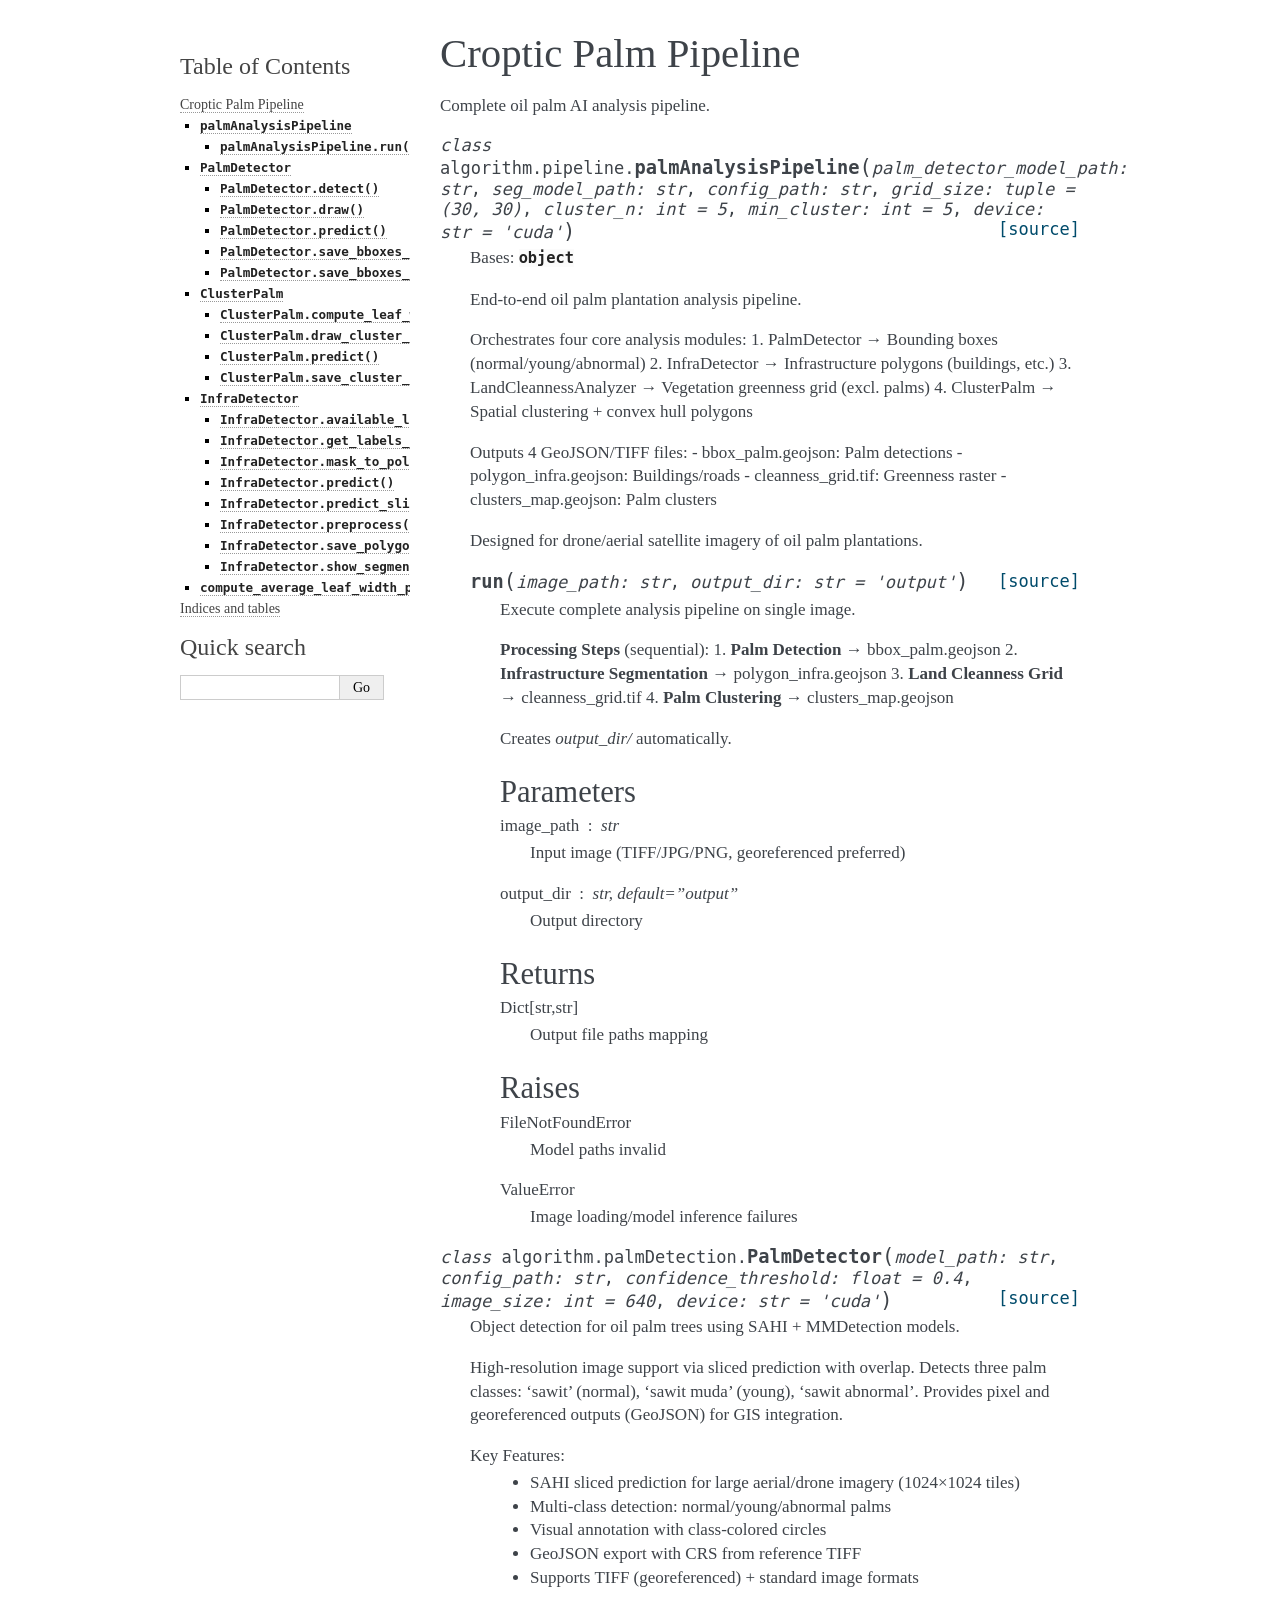
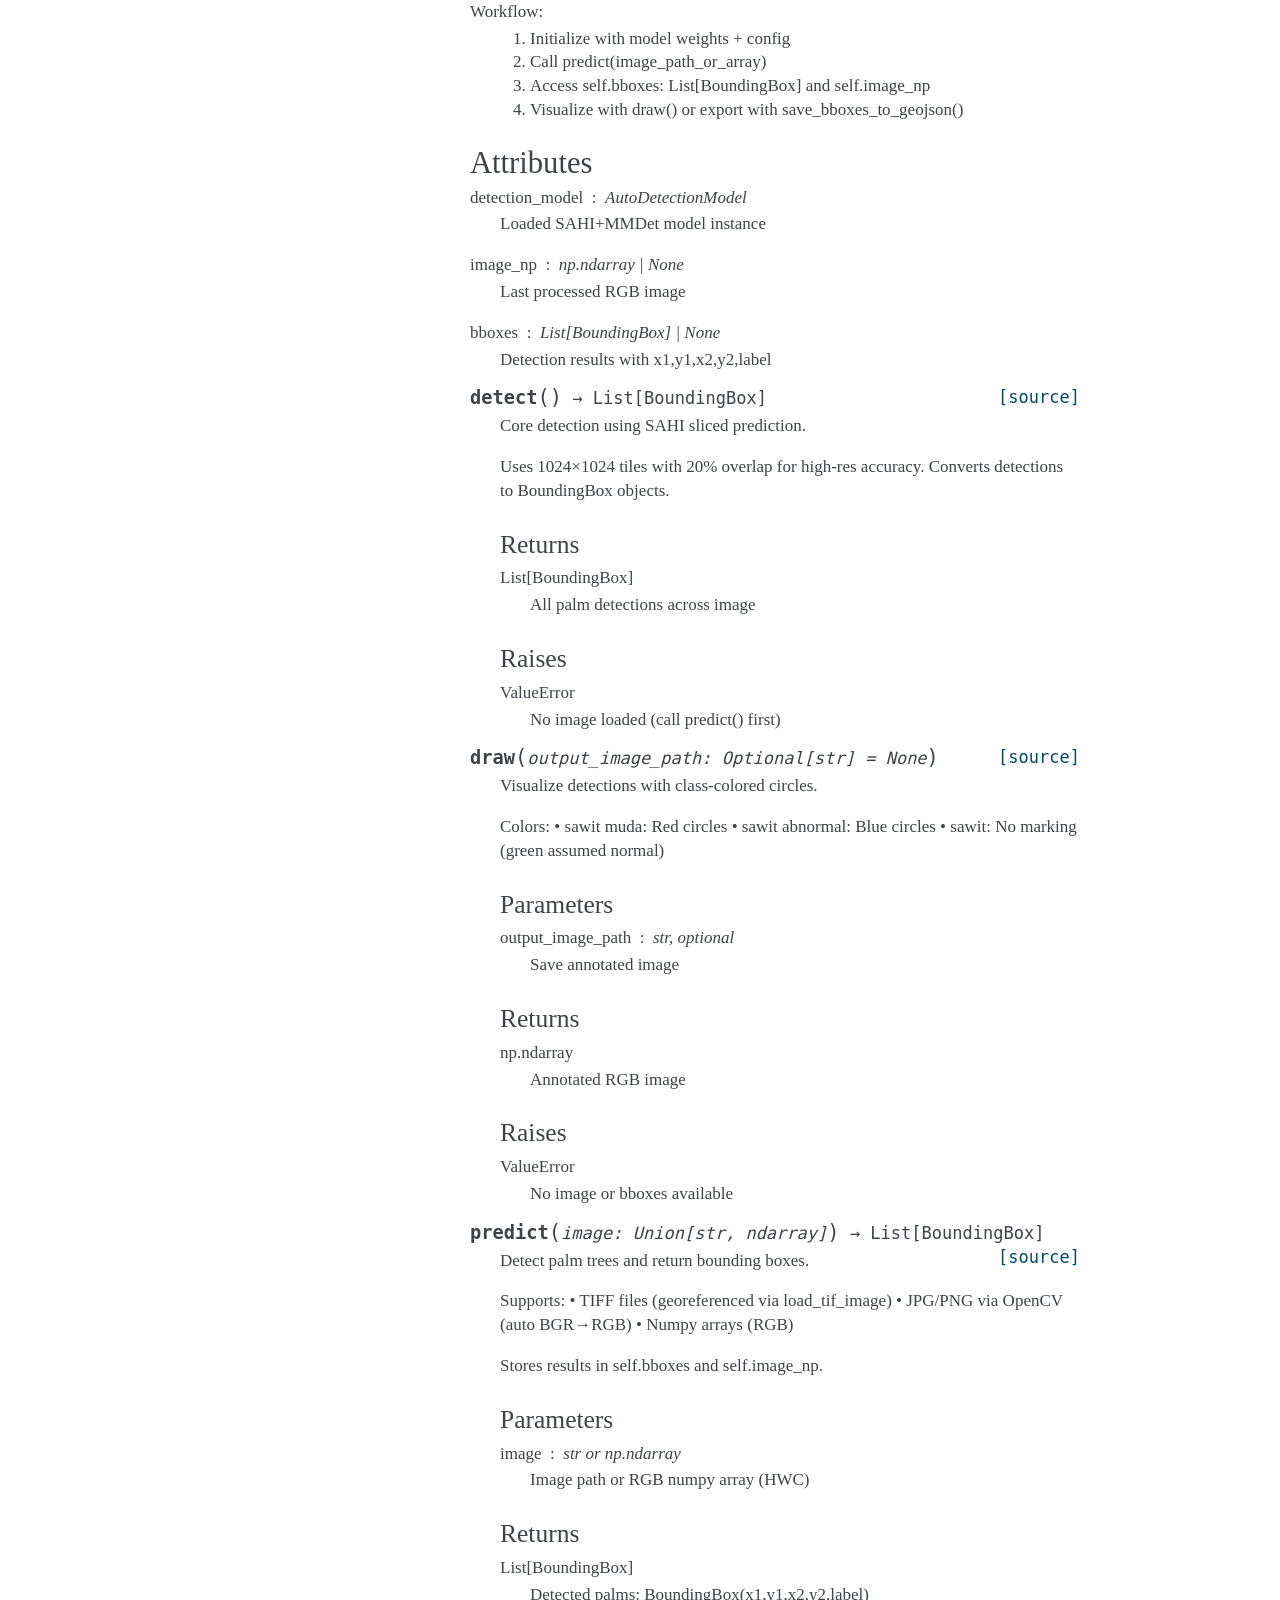
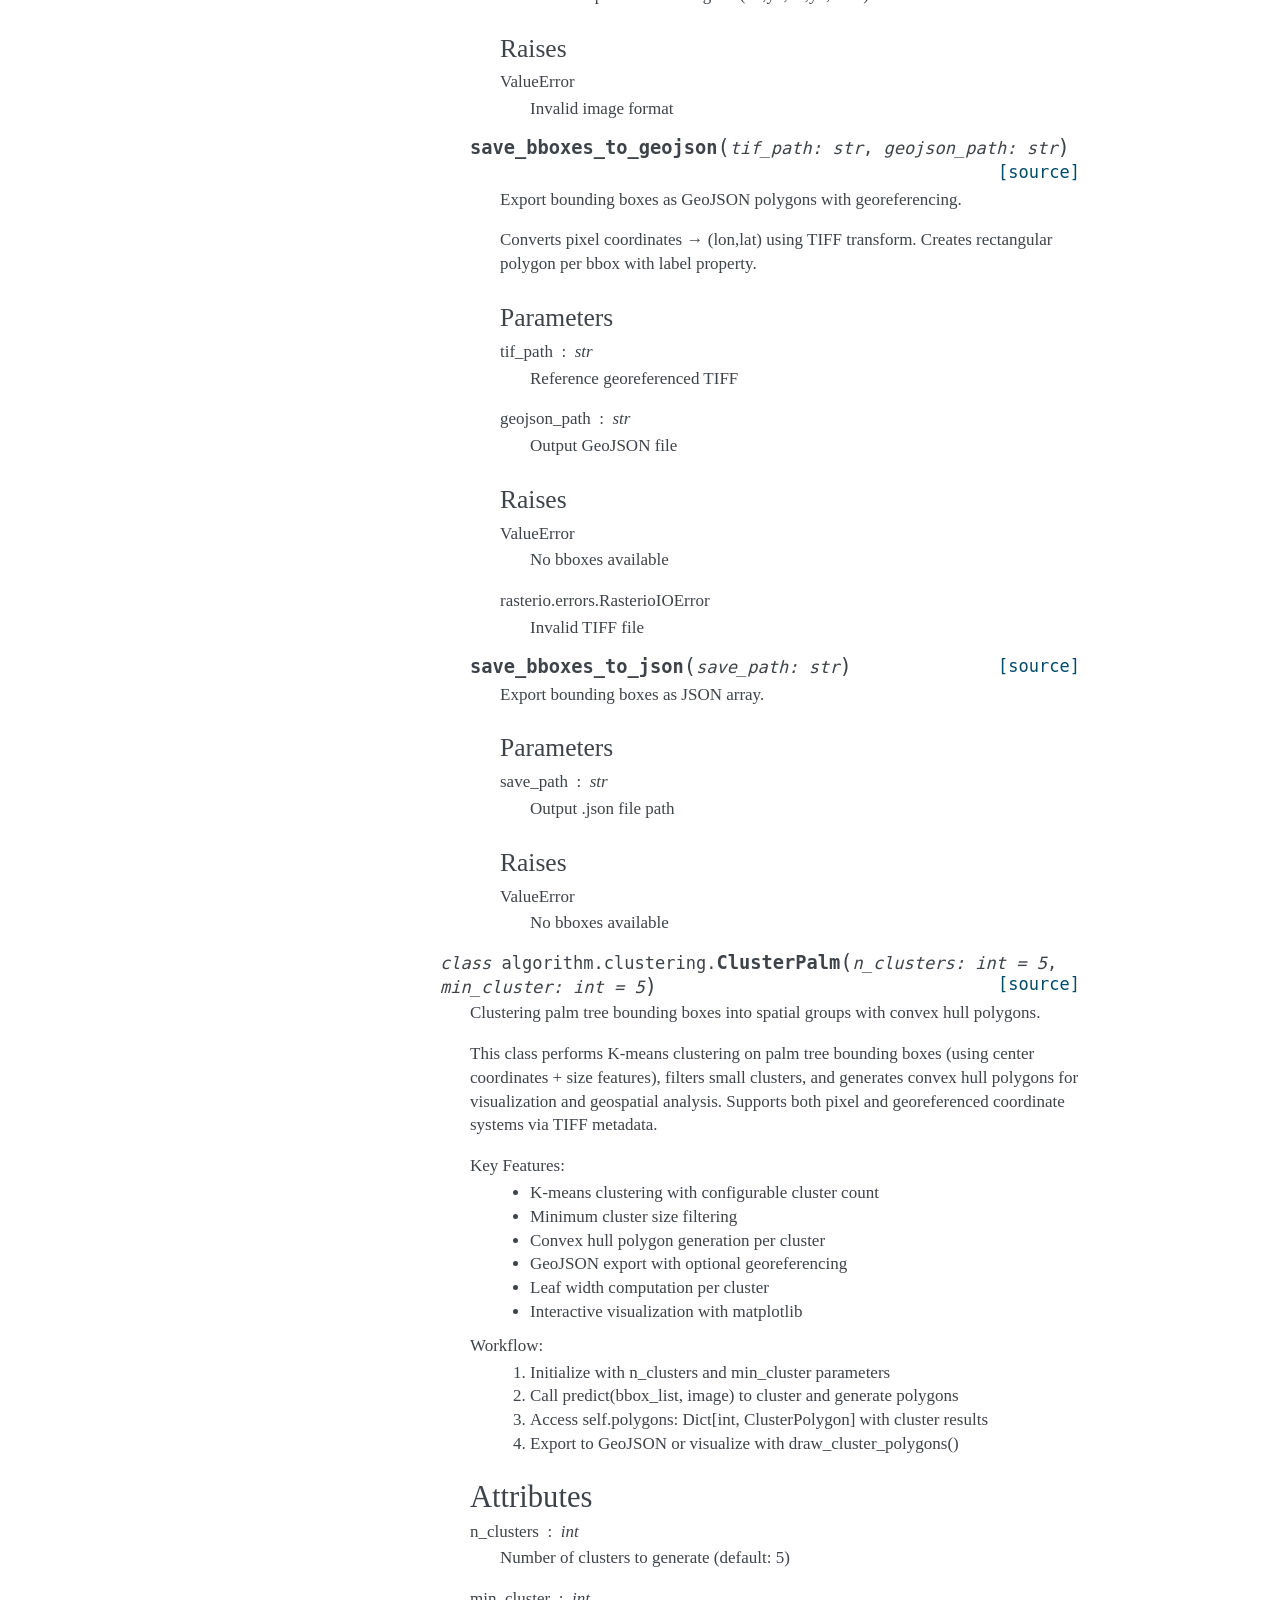
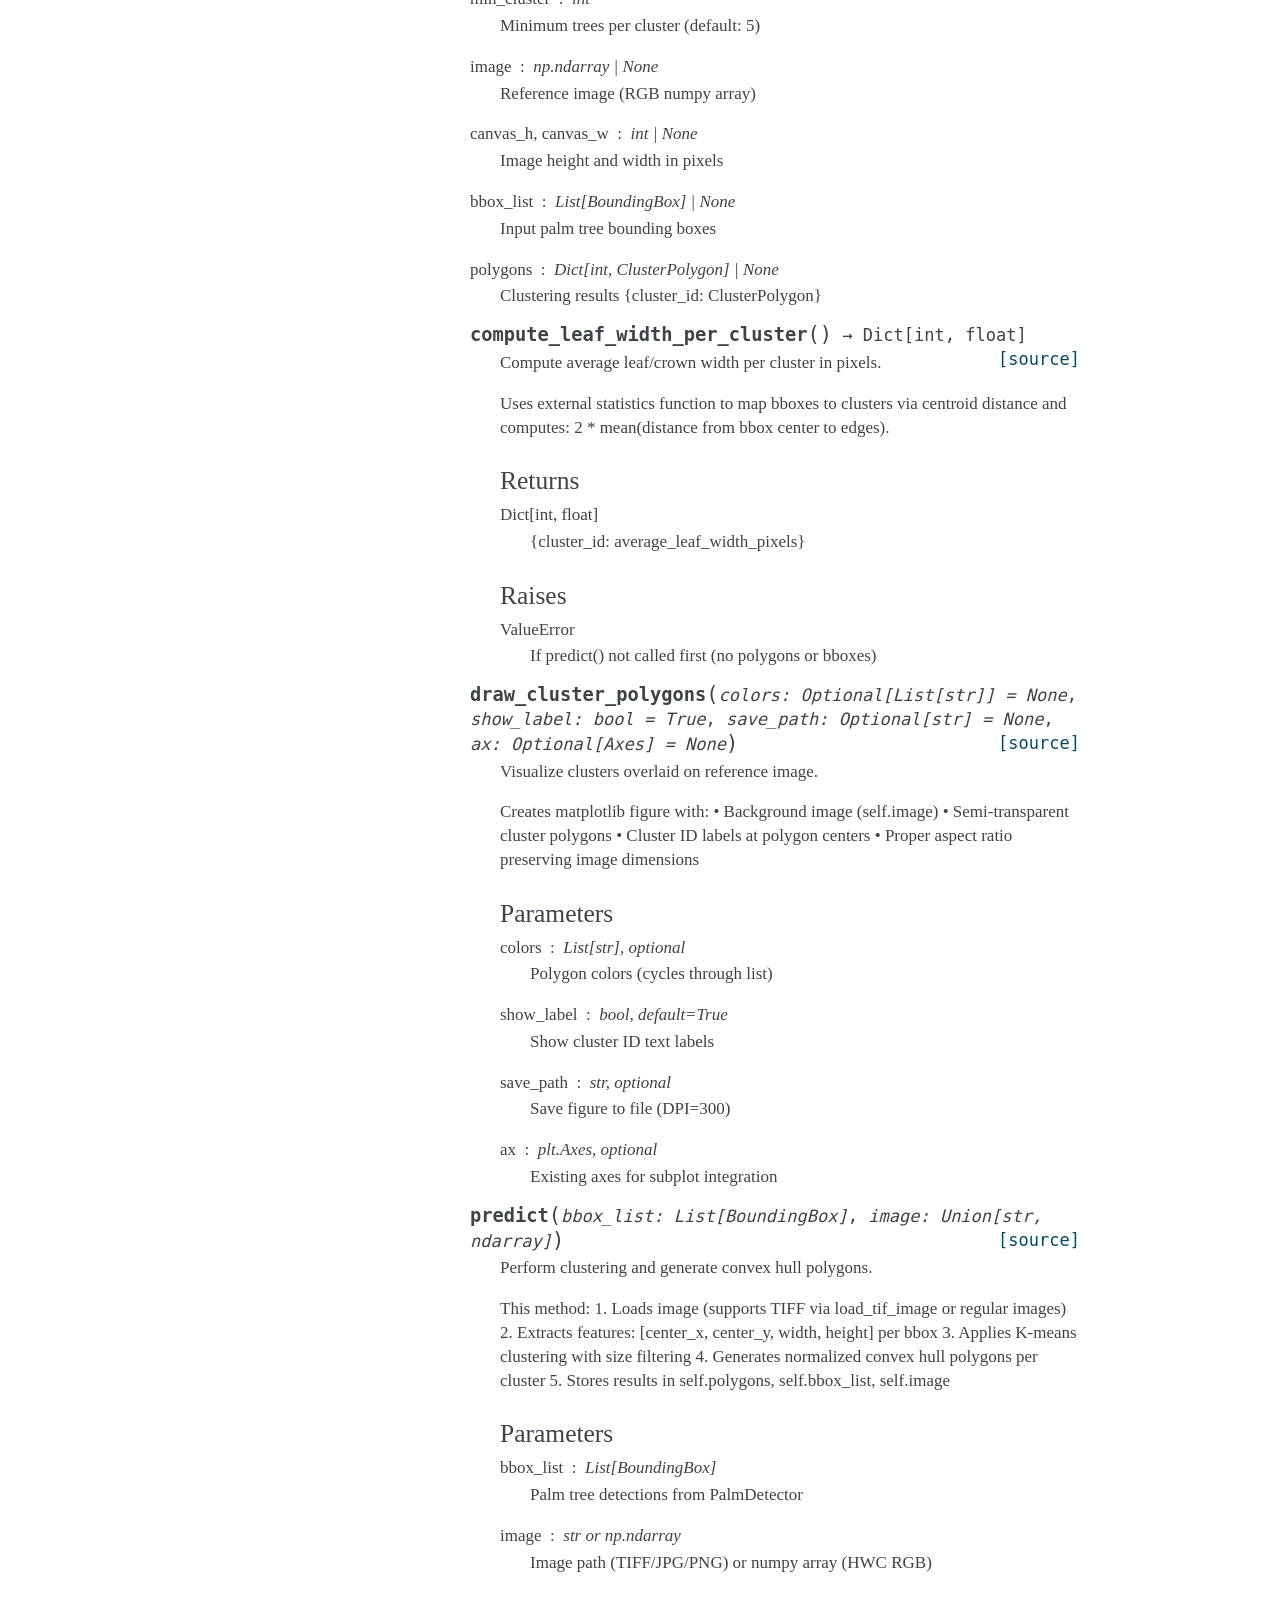
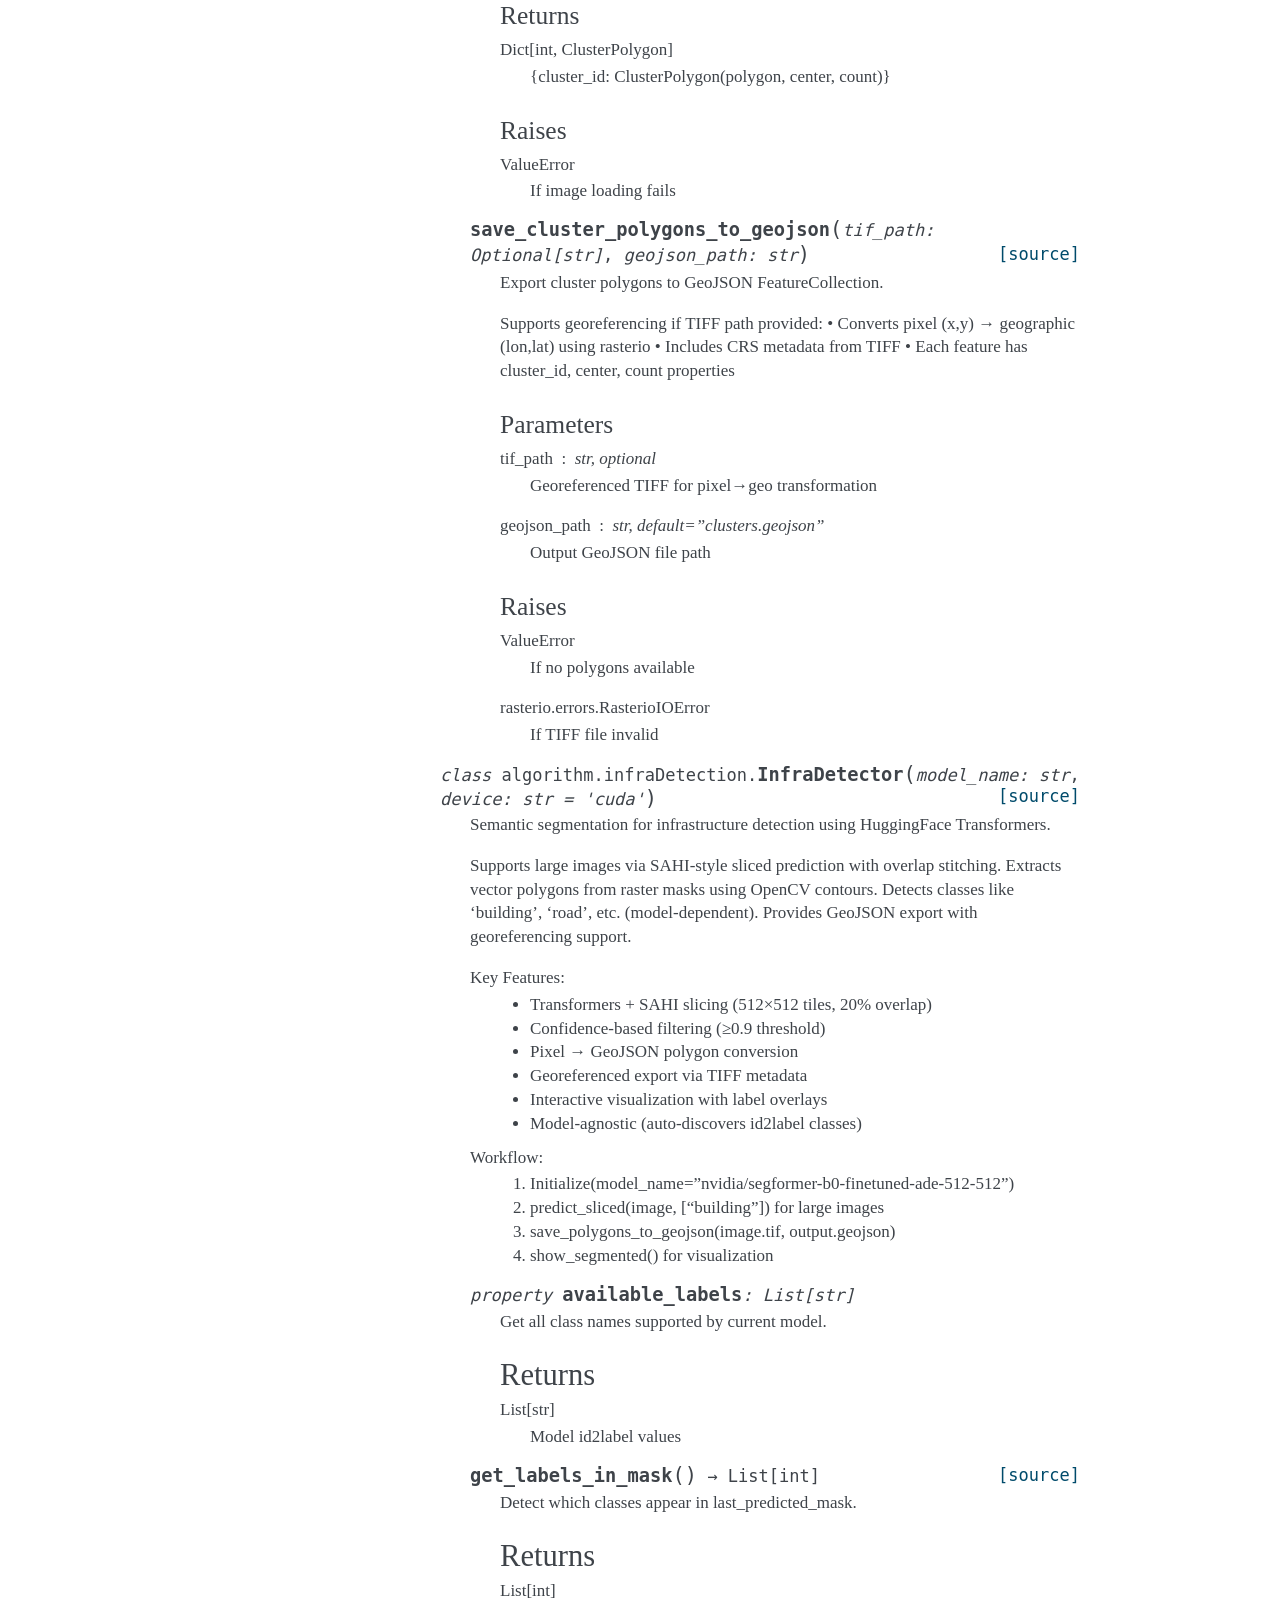
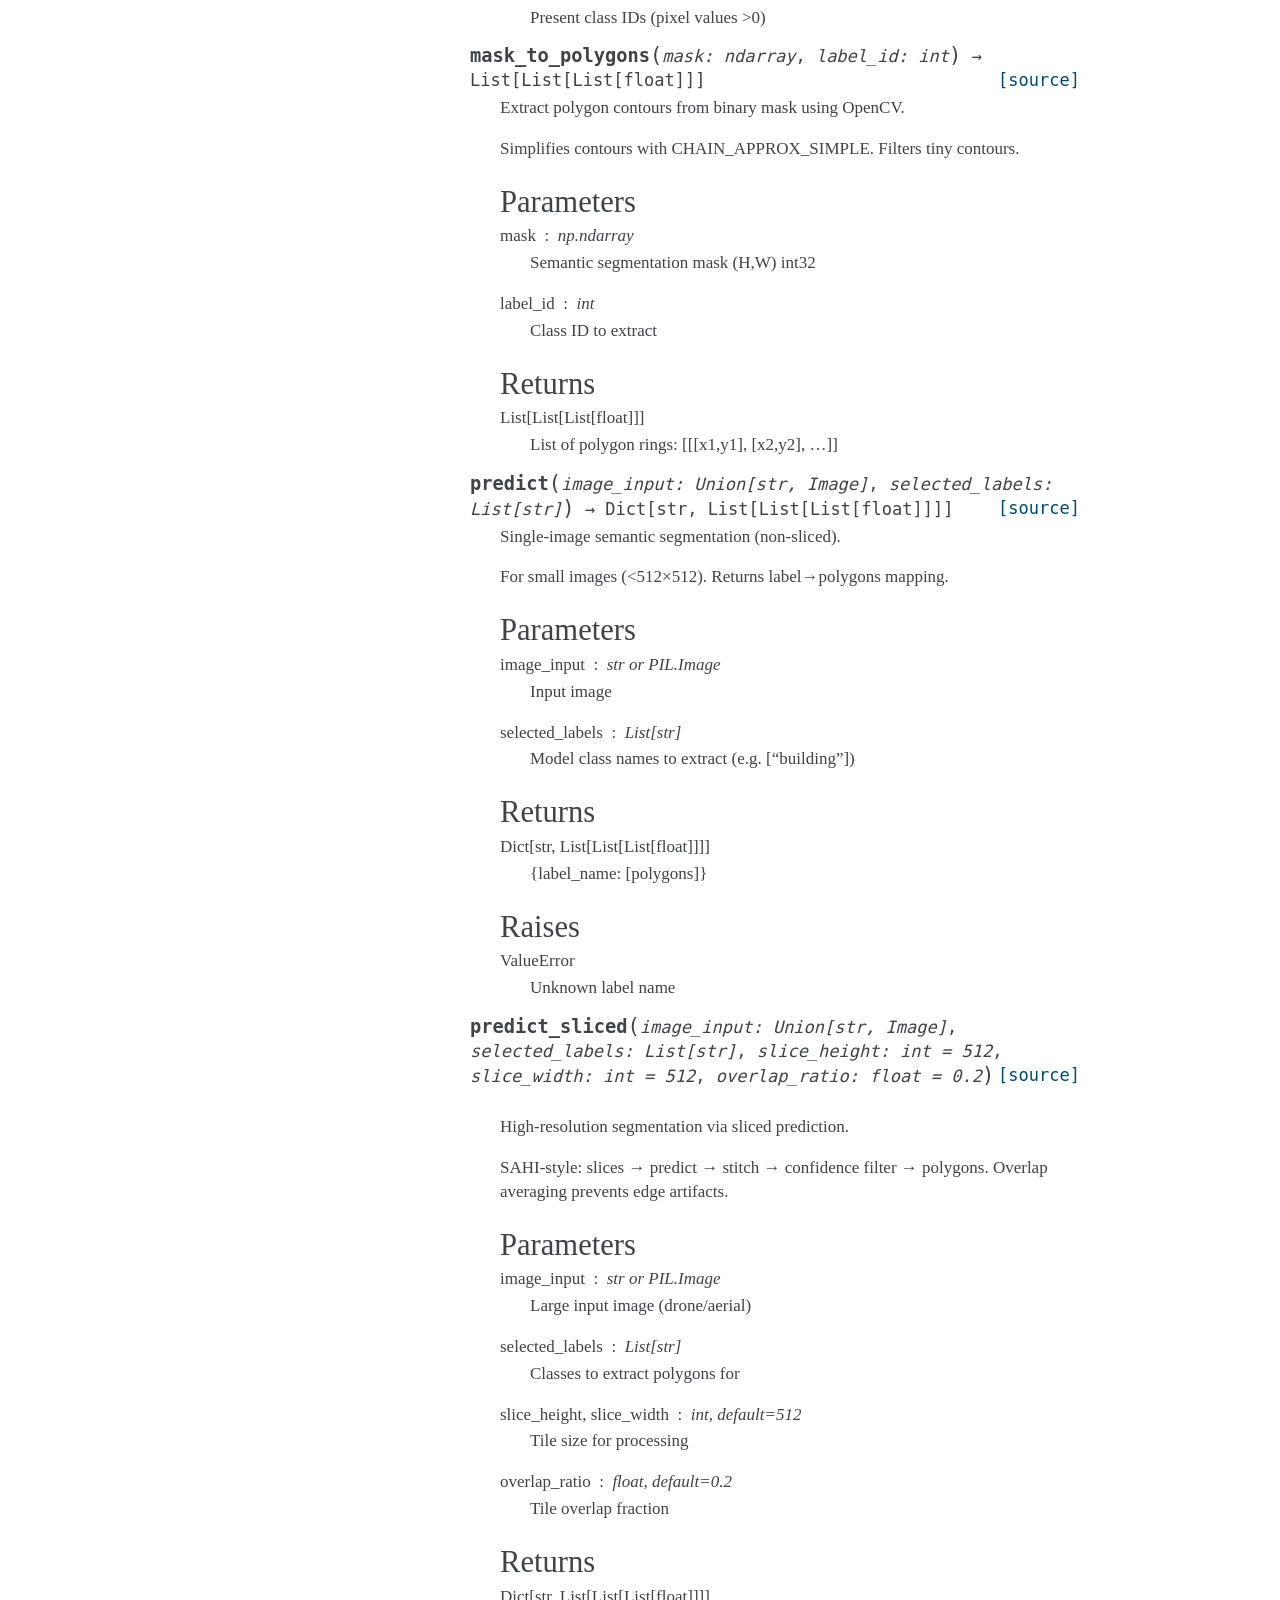
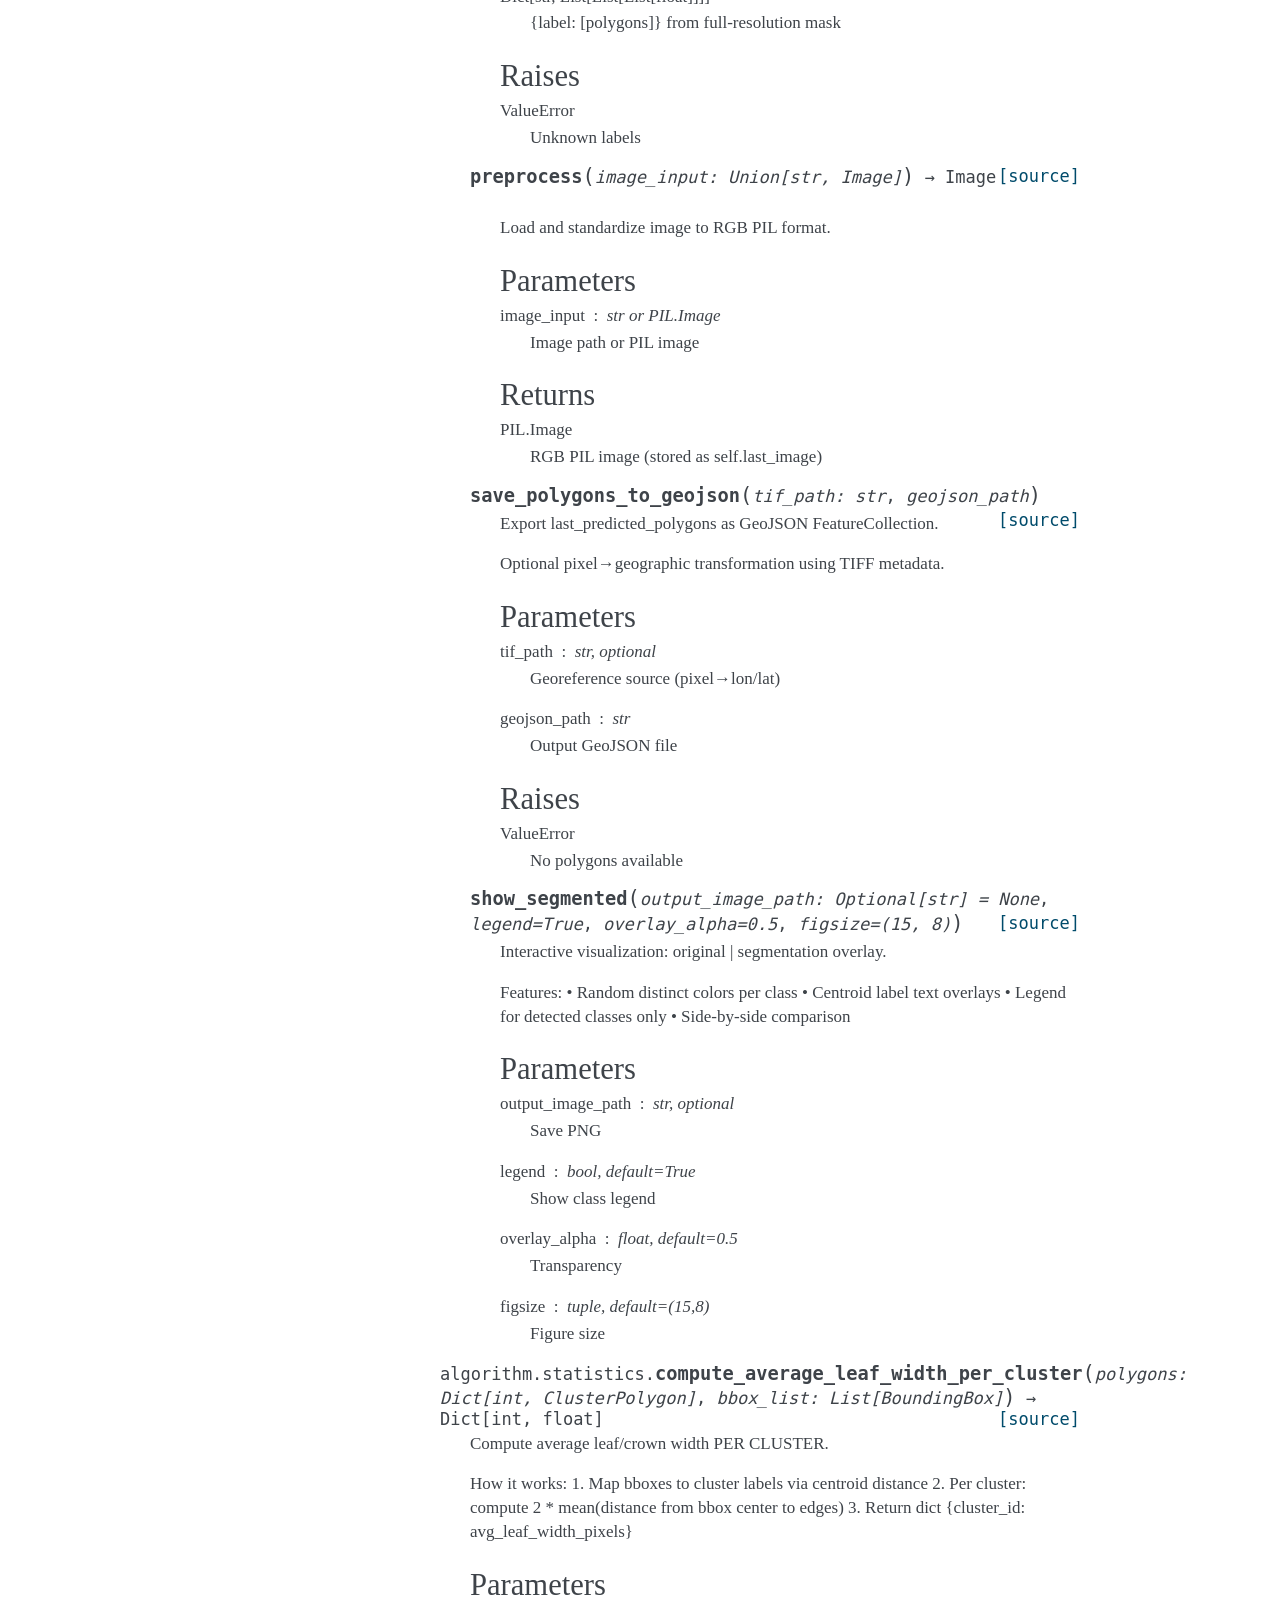
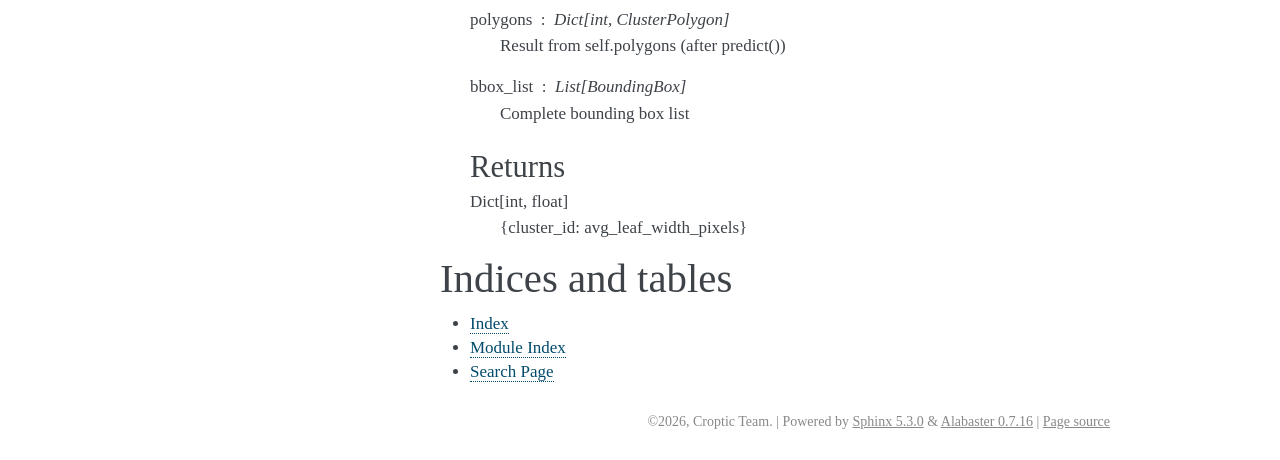
<file: docs/_build/index.html>
<!DOCTYPE html>

<html lang="en">
  <head>
    <meta charset="utf-8" />
    <meta name="viewport" content="width=device-width, initial-scale=1.0" /><meta name="generator" content="Docutils 0.18.1: http://docutils.sourceforge.net/" />

    <title>Croptic Palm Pipeline &#8212; Croptic Deep Learning Open  documentation</title>
    <link rel="stylesheet" type="text/css" href="_static/pygments.css" />
    <link rel="stylesheet" type="text/css" href="_static/alabaster.css" />
    <script data-url_root="./" id="documentation_options" src="_static/documentation_options.js"></script>
    <script src="_static/jquery.js"></script>
    <script src="_static/underscore.js"></script>
    <script src="_static/_sphinx_javascript_frameworks_compat.js"></script>
    <script src="_static/doctools.js"></script>
    <script src="_static/sphinx_highlight.js"></script>
    <link rel="index" title="Index" href="genindex.html" />
    <link rel="search" title="Search" href="search.html" />
   
  <link rel="stylesheet" href="_static/custom.css" type="text/css" />
  

  
  

  </head><body>
  <div class="document">
    
      <div class="sphinxsidebar" role="navigation" aria-label="main navigation">
        <div class="sphinxsidebarwrapper">
  <div>
    <h3><a href="#">Table of Contents</a></h3>
    <ul>
<li><a class="reference internal" href="#">Croptic Palm Pipeline</a><ul>
<li><a class="reference internal" href="#algorithm.pipeline.palmAnalysisPipeline"><code class="docutils literal notranslate"><span class="pre">palmAnalysisPipeline</span></code></a><ul>
<li><a class="reference internal" href="#algorithm.pipeline.palmAnalysisPipeline.run"><code class="docutils literal notranslate"><span class="pre">palmAnalysisPipeline.run()</span></code></a></li>
</ul>
</li>
<li><a class="reference internal" href="#algorithm.palmDetection.PalmDetector"><code class="docutils literal notranslate"><span class="pre">PalmDetector</span></code></a><ul>
<li><a class="reference internal" href="#algorithm.palmDetection.PalmDetector.detect"><code class="docutils literal notranslate"><span class="pre">PalmDetector.detect()</span></code></a></li>
<li><a class="reference internal" href="#algorithm.palmDetection.PalmDetector.draw"><code class="docutils literal notranslate"><span class="pre">PalmDetector.draw()</span></code></a></li>
<li><a class="reference internal" href="#algorithm.palmDetection.PalmDetector.predict"><code class="docutils literal notranslate"><span class="pre">PalmDetector.predict()</span></code></a></li>
<li><a class="reference internal" href="#algorithm.palmDetection.PalmDetector.save_bboxes_to_geojson"><code class="docutils literal notranslate"><span class="pre">PalmDetector.save_bboxes_to_geojson()</span></code></a></li>
<li><a class="reference internal" href="#algorithm.palmDetection.PalmDetector.save_bboxes_to_json"><code class="docutils literal notranslate"><span class="pre">PalmDetector.save_bboxes_to_json()</span></code></a></li>
</ul>
</li>
<li><a class="reference internal" href="#algorithm.clustering.ClusterPalm"><code class="docutils literal notranslate"><span class="pre">ClusterPalm</span></code></a><ul>
<li><a class="reference internal" href="#algorithm.clustering.ClusterPalm.compute_leaf_width_per_cluster"><code class="docutils literal notranslate"><span class="pre">ClusterPalm.compute_leaf_width_per_cluster()</span></code></a></li>
<li><a class="reference internal" href="#algorithm.clustering.ClusterPalm.draw_cluster_polygons"><code class="docutils literal notranslate"><span class="pre">ClusterPalm.draw_cluster_polygons()</span></code></a></li>
<li><a class="reference internal" href="#algorithm.clustering.ClusterPalm.predict"><code class="docutils literal notranslate"><span class="pre">ClusterPalm.predict()</span></code></a></li>
<li><a class="reference internal" href="#algorithm.clustering.ClusterPalm.save_cluster_polygons_to_geojson"><code class="docutils literal notranslate"><span class="pre">ClusterPalm.save_cluster_polygons_to_geojson()</span></code></a></li>
</ul>
</li>
<li><a class="reference internal" href="#algorithm.infraDetection.InfraDetector"><code class="docutils literal notranslate"><span class="pre">InfraDetector</span></code></a><ul>
<li><a class="reference internal" href="#algorithm.infraDetection.InfraDetector.available_labels"><code class="docutils literal notranslate"><span class="pre">InfraDetector.available_labels</span></code></a></li>
<li><a class="reference internal" href="#algorithm.infraDetection.InfraDetector.get_labels_in_mask"><code class="docutils literal notranslate"><span class="pre">InfraDetector.get_labels_in_mask()</span></code></a></li>
<li><a class="reference internal" href="#algorithm.infraDetection.InfraDetector.mask_to_polygons"><code class="docutils literal notranslate"><span class="pre">InfraDetector.mask_to_polygons()</span></code></a></li>
<li><a class="reference internal" href="#algorithm.infraDetection.InfraDetector.predict"><code class="docutils literal notranslate"><span class="pre">InfraDetector.predict()</span></code></a></li>
<li><a class="reference internal" href="#algorithm.infraDetection.InfraDetector.predict_sliced"><code class="docutils literal notranslate"><span class="pre">InfraDetector.predict_sliced()</span></code></a></li>
<li><a class="reference internal" href="#algorithm.infraDetection.InfraDetector.preprocess"><code class="docutils literal notranslate"><span class="pre">InfraDetector.preprocess()</span></code></a></li>
<li><a class="reference internal" href="#algorithm.infraDetection.InfraDetector.save_polygons_to_geojson"><code class="docutils literal notranslate"><span class="pre">InfraDetector.save_polygons_to_geojson()</span></code></a></li>
<li><a class="reference internal" href="#algorithm.infraDetection.InfraDetector.show_segmented"><code class="docutils literal notranslate"><span class="pre">InfraDetector.show_segmented()</span></code></a></li>
</ul>
</li>
<li><a class="reference internal" href="#algorithm.statistics.compute_average_leaf_width_per_cluster"><code class="docutils literal notranslate"><span class="pre">compute_average_leaf_width_per_cluster()</span></code></a></li>
</ul>
</li>
<li><a class="reference internal" href="#indices-and-tables">Indices and tables</a></li>
</ul>

  </div><div class="relations">
<h3>Related Topics</h3>
<ul>
  <li><a href="#">Documentation overview</a><ul>
  </ul></li>
</ul>
</div>
<div id="searchbox" style="display: none" role="search">
  <h3 id="searchlabel">Quick search</h3>
    <div class="searchformwrapper">
    <form class="search" action="search.html" method="get">
      <input type="text" name="q" aria-labelledby="searchlabel" autocomplete="off" autocorrect="off" autocapitalize="off" spellcheck="false"/>
      <input type="submit" value="Go" />
    </form>
    </div>
</div>
<script>document.getElementById('searchbox').style.display = "block"</script>
        </div>
      </div>
      <div class="documentwrapper">
        <div class="bodywrapper">
          

          <div class="body" role="main">
            
  <section id="croptic-palm-pipeline">
<h1>Croptic Palm Pipeline<a class="headerlink" href="#croptic-palm-pipeline" title="Permalink to this heading">¶</a></h1>
<p>Complete oil palm AI analysis pipeline.</p>
<div class="toctree-wrapper compound">
</div>
<span class="target" id="module-algorithm.pipeline"></span><dl class="py class">
<dt class="sig sig-object py" id="algorithm.pipeline.palmAnalysisPipeline">
<em class="property"><span class="pre">class</span><span class="w"> </span></em><span class="sig-prename descclassname"><span class="pre">algorithm.pipeline.</span></span><span class="sig-name descname"><span class="pre">palmAnalysisPipeline</span></span><span class="sig-paren">(</span><em class="sig-param"><span class="n"><span class="pre">palm_detector_model_path</span></span><span class="p"><span class="pre">:</span></span><span class="w"> </span><span class="n"><span class="pre">str</span></span></em>, <em class="sig-param"><span class="n"><span class="pre">seg_model_path</span></span><span class="p"><span class="pre">:</span></span><span class="w"> </span><span class="n"><span class="pre">str</span></span></em>, <em class="sig-param"><span class="n"><span class="pre">config_path</span></span><span class="p"><span class="pre">:</span></span><span class="w"> </span><span class="n"><span class="pre">str</span></span></em>, <em class="sig-param"><span class="n"><span class="pre">grid_size</span></span><span class="p"><span class="pre">:</span></span><span class="w"> </span><span class="n"><span class="pre">tuple</span></span><span class="w"> </span><span class="o"><span class="pre">=</span></span><span class="w"> </span><span class="default_value"><span class="pre">(30,</span> <span class="pre">30)</span></span></em>, <em class="sig-param"><span class="n"><span class="pre">cluster_n</span></span><span class="p"><span class="pre">:</span></span><span class="w"> </span><span class="n"><span class="pre">int</span></span><span class="w"> </span><span class="o"><span class="pre">=</span></span><span class="w"> </span><span class="default_value"><span class="pre">5</span></span></em>, <em class="sig-param"><span class="n"><span class="pre">min_cluster</span></span><span class="p"><span class="pre">:</span></span><span class="w"> </span><span class="n"><span class="pre">int</span></span><span class="w"> </span><span class="o"><span class="pre">=</span></span><span class="w"> </span><span class="default_value"><span class="pre">5</span></span></em>, <em class="sig-param"><span class="n"><span class="pre">device</span></span><span class="p"><span class="pre">:</span></span><span class="w"> </span><span class="n"><span class="pre">str</span></span><span class="w"> </span><span class="o"><span class="pre">=</span></span><span class="w"> </span><span class="default_value"><span class="pre">'cuda'</span></span></em><span class="sig-paren">)</span><a class="reference internal" href="_modules/algorithm/pipeline.html#palmAnalysisPipeline"><span class="viewcode-link"><span class="pre">[source]</span></span></a><a class="headerlink" href="#algorithm.pipeline.palmAnalysisPipeline" title="Permalink to this definition">¶</a></dt>
<dd><p>Bases: <code class="xref py py-class docutils literal notranslate"><span class="pre">object</span></code></p>
<p>End-to-end oil palm plantation analysis pipeline.</p>
<p>Orchestrates four core analysis modules:
1. PalmDetector → Bounding boxes (normal/young/abnormal)
2. InfraDetector → Infrastructure polygons (buildings, etc.)
3. LandCleannessAnalyzer → Vegetation greenness grid (excl. palms)
4. ClusterPalm → Spatial clustering + convex hull polygons</p>
<p>Outputs 4 GeoJSON/TIFF files:
- bbox_palm.geojson: Palm detections
- polygon_infra.geojson: Buildings/roads  
- cleanness_grid.tif: Greenness raster
- clusters_map.geojson: Palm clusters</p>
<p>Designed for drone/aerial satellite imagery of oil palm plantations.</p>
<dl class="py method">
<dt class="sig sig-object py" id="algorithm.pipeline.palmAnalysisPipeline.run">
<span class="sig-name descname"><span class="pre">run</span></span><span class="sig-paren">(</span><em class="sig-param"><span class="n"><span class="pre">image_path</span></span><span class="p"><span class="pre">:</span></span><span class="w"> </span><span class="n"><span class="pre">str</span></span></em>, <em class="sig-param"><span class="n"><span class="pre">output_dir</span></span><span class="p"><span class="pre">:</span></span><span class="w"> </span><span class="n"><span class="pre">str</span></span><span class="w"> </span><span class="o"><span class="pre">=</span></span><span class="w"> </span><span class="default_value"><span class="pre">'output'</span></span></em><span class="sig-paren">)</span><a class="reference internal" href="_modules/algorithm/pipeline.html#palmAnalysisPipeline.run"><span class="viewcode-link"><span class="pre">[source]</span></span></a><a class="headerlink" href="#algorithm.pipeline.palmAnalysisPipeline.run" title="Permalink to this definition">¶</a></dt>
<dd><p>Execute complete analysis pipeline on single image.</p>
<p><strong>Processing Steps</strong> (sequential):
1. <strong>Palm Detection</strong> → bbox_palm.geojson
2. <strong>Infrastructure Segmentation</strong> → polygon_infra.geojson  
3. <strong>Land Cleanness Grid</strong> → cleanness_grid.tif
4. <strong>Palm Clustering</strong> → clusters_map.geojson</p>
<p>Creates <cite>output_dir/</cite> automatically.</p>
<section id="parameters">
<h2>Parameters<a class="headerlink" href="#parameters" title="Permalink to this heading">¶</a></h2>
<dl class="simple">
<dt>image_path<span class="classifier">str</span></dt><dd><p>Input image (TIFF/JPG/PNG, georeferenced preferred)</p>
</dd>
<dt>output_dir<span class="classifier">str, default=”output”</span></dt><dd><p>Output directory</p>
</dd>
</dl>
</section>
<section id="returns">
<h2>Returns<a class="headerlink" href="#returns" title="Permalink to this heading">¶</a></h2>
<dl class="simple">
<dt>Dict[str,str]</dt><dd><p>Output file paths mapping</p>
</dd>
</dl>
</section>
<section id="raises">
<h2>Raises<a class="headerlink" href="#raises" title="Permalink to this heading">¶</a></h2>
<dl class="simple">
<dt>FileNotFoundError</dt><dd><p>Model paths invalid</p>
</dd>
<dt>ValueError</dt><dd><p>Image loading/model inference failures</p>
</dd>
</dl>
</section>
</dd></dl>

</dd></dl>

<span class="target" id="module-algorithm.palmDetection"></span><dl class="py class">
<dt class="sig sig-object py" id="algorithm.palmDetection.PalmDetector">
<em class="property"><span class="pre">class</span><span class="w"> </span></em><span class="sig-prename descclassname"><span class="pre">algorithm.palmDetection.</span></span><span class="sig-name descname"><span class="pre">PalmDetector</span></span><span class="sig-paren">(</span><em class="sig-param"><span class="n"><span class="pre">model_path</span></span><span class="p"><span class="pre">:</span></span><span class="w"> </span><span class="n"><span class="pre">str</span></span></em>, <em class="sig-param"><span class="n"><span class="pre">config_path</span></span><span class="p"><span class="pre">:</span></span><span class="w"> </span><span class="n"><span class="pre">str</span></span></em>, <em class="sig-param"><span class="n"><span class="pre">confidence_threshold</span></span><span class="p"><span class="pre">:</span></span><span class="w"> </span><span class="n"><span class="pre">float</span></span><span class="w"> </span><span class="o"><span class="pre">=</span></span><span class="w"> </span><span class="default_value"><span class="pre">0.4</span></span></em>, <em class="sig-param"><span class="n"><span class="pre">image_size</span></span><span class="p"><span class="pre">:</span></span><span class="w"> </span><span class="n"><span class="pre">int</span></span><span class="w"> </span><span class="o"><span class="pre">=</span></span><span class="w"> </span><span class="default_value"><span class="pre">640</span></span></em>, <em class="sig-param"><span class="n"><span class="pre">device</span></span><span class="p"><span class="pre">:</span></span><span class="w"> </span><span class="n"><span class="pre">str</span></span><span class="w"> </span><span class="o"><span class="pre">=</span></span><span class="w"> </span><span class="default_value"><span class="pre">'cuda'</span></span></em><span class="sig-paren">)</span><a class="reference internal" href="_modules/algorithm/palmDetection.html#PalmDetector"><span class="viewcode-link"><span class="pre">[source]</span></span></a><a class="headerlink" href="#algorithm.palmDetection.PalmDetector" title="Permalink to this definition">¶</a></dt>
<dd><p>Object detection for oil palm trees using SAHI + MMDetection models.</p>
<p>High-resolution image support via sliced prediction with overlap. Detects 
three palm classes: ‘sawit’ (normal), ‘sawit muda’ (young), ‘sawit abnormal’.
Provides pixel and georeferenced outputs (GeoJSON) for GIS integration.</p>
<dl class="simple">
<dt>Key Features:</dt><dd><ul class="simple">
<li><p>SAHI sliced prediction for large aerial/drone imagery (1024×1024 tiles)</p></li>
<li><p>Multi-class detection: normal/young/abnormal palms</p></li>
<li><p>Visual annotation with class-colored circles</p></li>
<li><p>GeoJSON export with CRS from reference TIFF</p></li>
<li><p>Supports TIFF (georeferenced) + standard image formats</p></li>
</ul>
</dd>
<dt>Workflow:</dt><dd><ol class="arabic simple">
<li><p>Initialize with model weights + config</p></li>
<li><p>Call predict(image_path_or_array)</p></li>
<li><p>Access self.bboxes: List[BoundingBox] and self.image_np</p></li>
<li><p>Visualize with draw() or export with save_bboxes_to_geojson()</p></li>
</ol>
</dd>
</dl>
<section id="attributes">
<h2>Attributes<a class="headerlink" href="#attributes" title="Permalink to this heading">¶</a></h2>
<dl class="simple">
<dt>detection_model<span class="classifier">AutoDetectionModel</span></dt><dd><p>Loaded SAHI+MMDet model instance</p>
</dd>
<dt>image_np<span class="classifier">np.ndarray | None</span></dt><dd><p>Last processed RGB image</p>
</dd>
<dt>bboxes<span class="classifier">List[BoundingBox] | None</span></dt><dd><p>Detection results with x1,y1,x2,y2,label</p>
</dd>
</dl>
<dl class="py method">
<dt class="sig sig-object py" id="algorithm.palmDetection.PalmDetector.detect">
<span class="sig-name descname"><span class="pre">detect</span></span><span class="sig-paren">(</span><span class="sig-paren">)</span> <span class="sig-return"><span class="sig-return-icon">&#x2192;</span> <span class="sig-return-typehint"><span class="pre">List</span><span class="p"><span class="pre">[</span></span><span class="pre">BoundingBox</span><span class="p"><span class="pre">]</span></span></span></span><a class="reference internal" href="_modules/algorithm/palmDetection.html#PalmDetector.detect"><span class="viewcode-link"><span class="pre">[source]</span></span></a><a class="headerlink" href="#algorithm.palmDetection.PalmDetector.detect" title="Permalink to this definition">¶</a></dt>
<dd><p>Core detection using SAHI sliced prediction.</p>
<p>Uses 1024×1024 tiles with 20% overlap for high-res accuracy.
Converts detections to BoundingBox objects.</p>
<section id="id1">
<h3>Returns<a class="headerlink" href="#id1" title="Permalink to this heading">¶</a></h3>
<dl class="simple">
<dt>List[BoundingBox]</dt><dd><p>All palm detections across image</p>
</dd>
</dl>
</section>
<section id="id2">
<h3>Raises<a class="headerlink" href="#id2" title="Permalink to this heading">¶</a></h3>
<dl class="simple">
<dt>ValueError</dt><dd><p>No image loaded (call predict() first)</p>
</dd>
</dl>
</section>
</dd></dl>

<dl class="py method">
<dt class="sig sig-object py" id="algorithm.palmDetection.PalmDetector.draw">
<span class="sig-name descname"><span class="pre">draw</span></span><span class="sig-paren">(</span><em class="sig-param"><span class="n"><span class="pre">output_image_path</span></span><span class="p"><span class="pre">:</span></span><span class="w"> </span><span class="n"><span class="pre">Optional</span><span class="p"><span class="pre">[</span></span><span class="pre">str</span><span class="p"><span class="pre">]</span></span></span><span class="w"> </span><span class="o"><span class="pre">=</span></span><span class="w"> </span><span class="default_value"><span class="pre">None</span></span></em><span class="sig-paren">)</span><a class="reference internal" href="_modules/algorithm/palmDetection.html#PalmDetector.draw"><span class="viewcode-link"><span class="pre">[source]</span></span></a><a class="headerlink" href="#algorithm.palmDetection.PalmDetector.draw" title="Permalink to this definition">¶</a></dt>
<dd><p>Visualize detections with class-colored circles.</p>
<p>Colors:
• sawit muda: Red circles
• sawit abnormal: Blue circles  
• sawit: No marking (green assumed normal)</p>
<section id="id3">
<h3>Parameters<a class="headerlink" href="#id3" title="Permalink to this heading">¶</a></h3>
<dl class="simple">
<dt>output_image_path<span class="classifier">str, optional</span></dt><dd><p>Save annotated image</p>
</dd>
</dl>
</section>
<section id="id4">
<h3>Returns<a class="headerlink" href="#id4" title="Permalink to this heading">¶</a></h3>
<dl class="simple">
<dt>np.ndarray</dt><dd><p>Annotated RGB image</p>
</dd>
</dl>
</section>
<section id="id5">
<h3>Raises<a class="headerlink" href="#id5" title="Permalink to this heading">¶</a></h3>
<dl class="simple">
<dt>ValueError</dt><dd><p>No image or bboxes available</p>
</dd>
</dl>
</section>
</dd></dl>

<dl class="py method">
<dt class="sig sig-object py" id="algorithm.palmDetection.PalmDetector.predict">
<span class="sig-name descname"><span class="pre">predict</span></span><span class="sig-paren">(</span><em class="sig-param"><span class="n"><span class="pre">image</span></span><span class="p"><span class="pre">:</span></span><span class="w"> </span><span class="n"><span class="pre">Union</span><span class="p"><span class="pre">[</span></span><span class="pre">str</span><span class="p"><span class="pre">,</span></span><span class="w"> </span><span class="pre">ndarray</span><span class="p"><span class="pre">]</span></span></span></em><span class="sig-paren">)</span> <span class="sig-return"><span class="sig-return-icon">&#x2192;</span> <span class="sig-return-typehint"><span class="pre">List</span><span class="p"><span class="pre">[</span></span><span class="pre">BoundingBox</span><span class="p"><span class="pre">]</span></span></span></span><a class="reference internal" href="_modules/algorithm/palmDetection.html#PalmDetector.predict"><span class="viewcode-link"><span class="pre">[source]</span></span></a><a class="headerlink" href="#algorithm.palmDetection.PalmDetector.predict" title="Permalink to this definition">¶</a></dt>
<dd><p>Detect palm trees and return bounding boxes.</p>
<p>Supports:
• TIFF files (georeferenced via load_tif_image)
• JPG/PNG via OpenCV (auto BGR→RGB)
• Numpy arrays (RGB)</p>
<p>Stores results in self.bboxes and self.image_np.</p>
<section id="id6">
<h3>Parameters<a class="headerlink" href="#id6" title="Permalink to this heading">¶</a></h3>
<dl class="simple">
<dt>image<span class="classifier">str or np.ndarray</span></dt><dd><p>Image path or RGB numpy array (HWC)</p>
</dd>
</dl>
</section>
<section id="id7">
<h3>Returns<a class="headerlink" href="#id7" title="Permalink to this heading">¶</a></h3>
<dl class="simple">
<dt>List[BoundingBox]</dt><dd><p>Detected palms: BoundingBox(x1,y1,x2,y2,label)</p>
</dd>
</dl>
</section>
<section id="id8">
<h3>Raises<a class="headerlink" href="#id8" title="Permalink to this heading">¶</a></h3>
<dl class="simple">
<dt>ValueError</dt><dd><p>Invalid image format</p>
</dd>
</dl>
</section>
</dd></dl>

<dl class="py method">
<dt class="sig sig-object py" id="algorithm.palmDetection.PalmDetector.save_bboxes_to_geojson">
<span class="sig-name descname"><span class="pre">save_bboxes_to_geojson</span></span><span class="sig-paren">(</span><em class="sig-param"><span class="n"><span class="pre">tif_path</span></span><span class="p"><span class="pre">:</span></span><span class="w"> </span><span class="n"><span class="pre">str</span></span></em>, <em class="sig-param"><span class="n"><span class="pre">geojson_path</span></span><span class="p"><span class="pre">:</span></span><span class="w"> </span><span class="n"><span class="pre">str</span></span></em><span class="sig-paren">)</span><a class="reference internal" href="_modules/algorithm/palmDetection.html#PalmDetector.save_bboxes_to_geojson"><span class="viewcode-link"><span class="pre">[source]</span></span></a><a class="headerlink" href="#algorithm.palmDetection.PalmDetector.save_bboxes_to_geojson" title="Permalink to this definition">¶</a></dt>
<dd><p>Export bounding boxes as GeoJSON polygons with georeferencing.</p>
<p>Converts pixel coordinates → (lon,lat) using TIFF transform.
Creates rectangular polygon per bbox with label property.</p>
<section id="id9">
<h3>Parameters<a class="headerlink" href="#id9" title="Permalink to this heading">¶</a></h3>
<dl class="simple">
<dt>tif_path<span class="classifier">str</span></dt><dd><p>Reference georeferenced TIFF</p>
</dd>
<dt>geojson_path<span class="classifier">str  </span></dt><dd><p>Output GeoJSON file</p>
</dd>
</dl>
</section>
<section id="id10">
<h3>Raises<a class="headerlink" href="#id10" title="Permalink to this heading">¶</a></h3>
<dl class="simple">
<dt>ValueError</dt><dd><p>No bboxes available</p>
</dd>
<dt>rasterio.errors.RasterioIOError</dt><dd><p>Invalid TIFF file</p>
</dd>
</dl>
</section>
</dd></dl>

<dl class="py method">
<dt class="sig sig-object py" id="algorithm.palmDetection.PalmDetector.save_bboxes_to_json">
<span class="sig-name descname"><span class="pre">save_bboxes_to_json</span></span><span class="sig-paren">(</span><em class="sig-param"><span class="n"><span class="pre">save_path</span></span><span class="p"><span class="pre">:</span></span><span class="w"> </span><span class="n"><span class="pre">str</span></span></em><span class="sig-paren">)</span><a class="reference internal" href="_modules/algorithm/palmDetection.html#PalmDetector.save_bboxes_to_json"><span class="viewcode-link"><span class="pre">[source]</span></span></a><a class="headerlink" href="#algorithm.palmDetection.PalmDetector.save_bboxes_to_json" title="Permalink to this definition">¶</a></dt>
<dd><p>Export bounding boxes as JSON array.</p>
<section id="id11">
<h3>Parameters<a class="headerlink" href="#id11" title="Permalink to this heading">¶</a></h3>
<dl class="simple">
<dt>save_path<span class="classifier">str</span></dt><dd><p>Output .json file path</p>
</dd>
</dl>
</section>
<section id="id12">
<h3>Raises<a class="headerlink" href="#id12" title="Permalink to this heading">¶</a></h3>
<dl class="simple">
<dt>ValueError</dt><dd><p>No bboxes available</p>
</dd>
</dl>
</section>
</dd></dl>

</section>
</dd></dl>

<span class="target" id="module-algorithm.clustering"></span><dl class="py class">
<dt class="sig sig-object py" id="algorithm.clustering.ClusterPalm">
<em class="property"><span class="pre">class</span><span class="w"> </span></em><span class="sig-prename descclassname"><span class="pre">algorithm.clustering.</span></span><span class="sig-name descname"><span class="pre">ClusterPalm</span></span><span class="sig-paren">(</span><em class="sig-param"><span class="n"><span class="pre">n_clusters</span></span><span class="p"><span class="pre">:</span></span><span class="w"> </span><span class="n"><span class="pre">int</span></span><span class="w"> </span><span class="o"><span class="pre">=</span></span><span class="w"> </span><span class="default_value"><span class="pre">5</span></span></em>, <em class="sig-param"><span class="n"><span class="pre">min_cluster</span></span><span class="p"><span class="pre">:</span></span><span class="w"> </span><span class="n"><span class="pre">int</span></span><span class="w"> </span><span class="o"><span class="pre">=</span></span><span class="w"> </span><span class="default_value"><span class="pre">5</span></span></em><span class="sig-paren">)</span><a class="reference internal" href="_modules/algorithm/clustering.html#ClusterPalm"><span class="viewcode-link"><span class="pre">[source]</span></span></a><a class="headerlink" href="#algorithm.clustering.ClusterPalm" title="Permalink to this definition">¶</a></dt>
<dd><p>Clustering palm tree bounding boxes into spatial groups with convex hull polygons.</p>
<p>This class performs K-means clustering on palm tree bounding boxes (using center 
coordinates + size features), filters small clusters, and generates convex hull 
polygons for visualization and geospatial analysis. Supports both pixel and 
georeferenced coordinate systems via TIFF metadata.</p>
<dl class="simple">
<dt>Key Features:</dt><dd><ul class="simple">
<li><p>K-means clustering with configurable cluster count</p></li>
<li><p>Minimum cluster size filtering</p></li>
<li><p>Convex hull polygon generation per cluster</p></li>
<li><p>GeoJSON export with optional georeferencing</p></li>
<li><p>Leaf width computation per cluster</p></li>
<li><p>Interactive visualization with matplotlib</p></li>
</ul>
</dd>
<dt>Workflow:</dt><dd><ol class="arabic simple">
<li><p>Initialize with n_clusters and min_cluster parameters</p></li>
<li><p>Call predict(bbox_list, image) to cluster and generate polygons</p></li>
<li><p>Access self.polygons: Dict[int, ClusterPolygon] with cluster results</p></li>
<li><p>Export to GeoJSON or visualize with draw_cluster_polygons()</p></li>
</ol>
</dd>
</dl>
<section id="id13">
<h2>Attributes<a class="headerlink" href="#id13" title="Permalink to this heading">¶</a></h2>
<dl class="simple">
<dt>n_clusters<span class="classifier">int</span></dt><dd><p>Number of clusters to generate (default: 5)</p>
</dd>
<dt>min_cluster<span class="classifier">int  </span></dt><dd><p>Minimum trees per cluster (default: 5)</p>
</dd>
<dt>image<span class="classifier">np.ndarray | None</span></dt><dd><p>Reference image (RGB numpy array)</p>
</dd>
<dt>canvas_h, canvas_w<span class="classifier">int | None</span></dt><dd><p>Image height and width in pixels</p>
</dd>
<dt>bbox_list<span class="classifier">List[BoundingBox] | None</span></dt><dd><p>Input palm tree bounding boxes</p>
</dd>
<dt>polygons<span class="classifier">Dict[int, ClusterPolygon] | None</span></dt><dd><p>Clustering results {cluster_id: ClusterPolygon}</p>
</dd>
</dl>
<dl class="py method">
<dt class="sig sig-object py" id="algorithm.clustering.ClusterPalm.compute_leaf_width_per_cluster">
<span class="sig-name descname"><span class="pre">compute_leaf_width_per_cluster</span></span><span class="sig-paren">(</span><span class="sig-paren">)</span> <span class="sig-return"><span class="sig-return-icon">&#x2192;</span> <span class="sig-return-typehint"><span class="pre">Dict</span><span class="p"><span class="pre">[</span></span><span class="pre">int</span><span class="p"><span class="pre">,</span></span><span class="w"> </span><span class="pre">float</span><span class="p"><span class="pre">]</span></span></span></span><a class="reference internal" href="_modules/algorithm/clustering.html#ClusterPalm.compute_leaf_width_per_cluster"><span class="viewcode-link"><span class="pre">[source]</span></span></a><a class="headerlink" href="#algorithm.clustering.ClusterPalm.compute_leaf_width_per_cluster" title="Permalink to this definition">¶</a></dt>
<dd><p>Compute average leaf/crown width per cluster in pixels.</p>
<p>Uses external statistics function to map bboxes to clusters via 
centroid distance and computes: 2 * mean(distance from bbox center to edges).</p>
<section id="id14">
<h3>Returns<a class="headerlink" href="#id14" title="Permalink to this heading">¶</a></h3>
<dl class="simple">
<dt>Dict[int, float]</dt><dd><p>{cluster_id: average_leaf_width_pixels}</p>
</dd>
</dl>
</section>
<section id="id15">
<h3>Raises<a class="headerlink" href="#id15" title="Permalink to this heading">¶</a></h3>
<dl class="simple">
<dt>ValueError</dt><dd><p>If predict() not called first (no polygons or bboxes)</p>
</dd>
</dl>
</section>
</dd></dl>

<dl class="py method">
<dt class="sig sig-object py" id="algorithm.clustering.ClusterPalm.draw_cluster_polygons">
<span class="sig-name descname"><span class="pre">draw_cluster_polygons</span></span><span class="sig-paren">(</span><em class="sig-param"><span class="n"><span class="pre">colors</span></span><span class="p"><span class="pre">:</span></span><span class="w"> </span><span class="n"><span class="pre">Optional</span><span class="p"><span class="pre">[</span></span><span class="pre">List</span><span class="p"><span class="pre">[</span></span><span class="pre">str</span><span class="p"><span class="pre">]</span></span><span class="p"><span class="pre">]</span></span></span><span class="w"> </span><span class="o"><span class="pre">=</span></span><span class="w"> </span><span class="default_value"><span class="pre">None</span></span></em>, <em class="sig-param"><span class="n"><span class="pre">show_label</span></span><span class="p"><span class="pre">:</span></span><span class="w"> </span><span class="n"><span class="pre">bool</span></span><span class="w"> </span><span class="o"><span class="pre">=</span></span><span class="w"> </span><span class="default_value"><span class="pre">True</span></span></em>, <em class="sig-param"><span class="n"><span class="pre">save_path</span></span><span class="p"><span class="pre">:</span></span><span class="w"> </span><span class="n"><span class="pre">Optional</span><span class="p"><span class="pre">[</span></span><span class="pre">str</span><span class="p"><span class="pre">]</span></span></span><span class="w"> </span><span class="o"><span class="pre">=</span></span><span class="w"> </span><span class="default_value"><span class="pre">None</span></span></em>, <em class="sig-param"><span class="n"><span class="pre">ax</span></span><span class="p"><span class="pre">:</span></span><span class="w"> </span><span class="n"><span class="pre">Optional</span><span class="p"><span class="pre">[</span></span><span class="pre">Axes</span><span class="p"><span class="pre">]</span></span></span><span class="w"> </span><span class="o"><span class="pre">=</span></span><span class="w"> </span><span class="default_value"><span class="pre">None</span></span></em><span class="sig-paren">)</span><a class="reference internal" href="_modules/algorithm/clustering.html#ClusterPalm.draw_cluster_polygons"><span class="viewcode-link"><span class="pre">[source]</span></span></a><a class="headerlink" href="#algorithm.clustering.ClusterPalm.draw_cluster_polygons" title="Permalink to this definition">¶</a></dt>
<dd><p>Visualize clusters overlaid on reference image.</p>
<p>Creates matplotlib figure with:
• Background image (self.image)
• Semi-transparent cluster polygons
• Cluster ID labels at polygon centers
• Proper aspect ratio preserving image dimensions</p>
<section id="id16">
<h3>Parameters<a class="headerlink" href="#id16" title="Permalink to this heading">¶</a></h3>
<dl class="simple">
<dt>colors<span class="classifier">List[str], optional</span></dt><dd><p>Polygon colors (cycles through list)</p>
</dd>
<dt>show_label<span class="classifier">bool, default=True</span></dt><dd><p>Show cluster ID text labels</p>
</dd>
<dt>save_path<span class="classifier">str, optional</span></dt><dd><p>Save figure to file (DPI=300)</p>
</dd>
<dt>ax<span class="classifier">plt.Axes, optional</span></dt><dd><p>Existing axes for subplot integration</p>
</dd>
</dl>
</section>
</dd></dl>

<dl class="py method">
<dt class="sig sig-object py" id="algorithm.clustering.ClusterPalm.predict">
<span class="sig-name descname"><span class="pre">predict</span></span><span class="sig-paren">(</span><em class="sig-param"><span class="n"><span class="pre">bbox_list</span></span><span class="p"><span class="pre">:</span></span><span class="w"> </span><span class="n"><span class="pre">List</span><span class="p"><span class="pre">[</span></span><span class="pre">BoundingBox</span><span class="p"><span class="pre">]</span></span></span></em>, <em class="sig-param"><span class="n"><span class="pre">image</span></span><span class="p"><span class="pre">:</span></span><span class="w"> </span><span class="n"><span class="pre">Union</span><span class="p"><span class="pre">[</span></span><span class="pre">str</span><span class="p"><span class="pre">,</span></span><span class="w"> </span><span class="pre">ndarray</span><span class="p"><span class="pre">]</span></span></span></em><span class="sig-paren">)</span><a class="reference internal" href="_modules/algorithm/clustering.html#ClusterPalm.predict"><span class="viewcode-link"><span class="pre">[source]</span></span></a><a class="headerlink" href="#algorithm.clustering.ClusterPalm.predict" title="Permalink to this definition">¶</a></dt>
<dd><p>Perform clustering and generate convex hull polygons.</p>
<p>This method:
1. Loads image (supports TIFF via load_tif_image or regular images)
2. Extracts features: [center_x, center_y, width, height] per bbox
3. Applies K-means clustering with size filtering
4. Generates normalized convex hull polygons per cluster
5. Stores results in self.polygons, self.bbox_list, self.image</p>
<section id="id17">
<h3>Parameters<a class="headerlink" href="#id17" title="Permalink to this heading">¶</a></h3>
<dl class="simple">
<dt>bbox_list<span class="classifier">List[BoundingBox]</span></dt><dd><p>Palm tree detections from PalmDetector</p>
</dd>
<dt>image<span class="classifier">str or np.ndarray</span></dt><dd><p>Image path (TIFF/JPG/PNG) or numpy array (HWC RGB)</p>
</dd>
</dl>
</section>
<section id="id18">
<h3>Returns<a class="headerlink" href="#id18" title="Permalink to this heading">¶</a></h3>
<dl class="simple">
<dt>Dict[int, ClusterPolygon]</dt><dd><p>{cluster_id: ClusterPolygon(polygon, center, count)}</p>
</dd>
</dl>
</section>
<section id="id19">
<h3>Raises<a class="headerlink" href="#id19" title="Permalink to this heading">¶</a></h3>
<dl class="simple">
<dt>ValueError</dt><dd><p>If image loading fails</p>
</dd>
</dl>
</section>
</dd></dl>

<dl class="py method">
<dt class="sig sig-object py" id="algorithm.clustering.ClusterPalm.save_cluster_polygons_to_geojson">
<span class="sig-name descname"><span class="pre">save_cluster_polygons_to_geojson</span></span><span class="sig-paren">(</span><em class="sig-param"><span class="n"><span class="pre">tif_path</span></span><span class="p"><span class="pre">:</span></span><span class="w"> </span><span class="n"><span class="pre">Optional</span><span class="p"><span class="pre">[</span></span><span class="pre">str</span><span class="p"><span class="pre">]</span></span></span></em>, <em class="sig-param"><span class="n"><span class="pre">geojson_path</span></span><span class="p"><span class="pre">:</span></span><span class="w"> </span><span class="n"><span class="pre">str</span></span></em><span class="sig-paren">)</span><a class="reference internal" href="_modules/algorithm/clustering.html#ClusterPalm.save_cluster_polygons_to_geojson"><span class="viewcode-link"><span class="pre">[source]</span></span></a><a class="headerlink" href="#algorithm.clustering.ClusterPalm.save_cluster_polygons_to_geojson" title="Permalink to this definition">¶</a></dt>
<dd><p>Export cluster polygons to GeoJSON FeatureCollection.</p>
<p>Supports georeferencing if TIFF path provided:
• Converts pixel (x,y) → geographic (lon,lat) using rasterio
• Includes CRS metadata from TIFF
• Each feature has cluster_id, center, count properties</p>
<section id="id20">
<h3>Parameters<a class="headerlink" href="#id20" title="Permalink to this heading">¶</a></h3>
<dl class="simple">
<dt>tif_path<span class="classifier">str, optional</span></dt><dd><p>Georeferenced TIFF for pixel→geo transformation</p>
</dd>
<dt>geojson_path<span class="classifier">str, default=”clusters.geojson”</span></dt><dd><p>Output GeoJSON file path</p>
</dd>
</dl>
</section>
<section id="id21">
<h3>Raises<a class="headerlink" href="#id21" title="Permalink to this heading">¶</a></h3>
<dl class="simple">
<dt>ValueError</dt><dd><p>If no polygons available</p>
</dd>
<dt>rasterio.errors.RasterioIOError</dt><dd><p>If TIFF file invalid</p>
</dd>
</dl>
</section>
</dd></dl>

</section>
</dd></dl>

<span class="target" id="module-algorithm.infraDetection"></span><dl class="py class">
<dt class="sig sig-object py" id="algorithm.infraDetection.InfraDetector">
<em class="property"><span class="pre">class</span><span class="w"> </span></em><span class="sig-prename descclassname"><span class="pre">algorithm.infraDetection.</span></span><span class="sig-name descname"><span class="pre">InfraDetector</span></span><span class="sig-paren">(</span><em class="sig-param"><span class="n"><span class="pre">model_name</span></span><span class="p"><span class="pre">:</span></span><span class="w"> </span><span class="n"><span class="pre">str</span></span></em>, <em class="sig-param"><span class="n"><span class="pre">device</span></span><span class="p"><span class="pre">:</span></span><span class="w"> </span><span class="n"><span class="pre">str</span></span><span class="w"> </span><span class="o"><span class="pre">=</span></span><span class="w"> </span><span class="default_value"><span class="pre">'cuda'</span></span></em><span class="sig-paren">)</span><a class="reference internal" href="_modules/algorithm/infraDetection.html#InfraDetector"><span class="viewcode-link"><span class="pre">[source]</span></span></a><a class="headerlink" href="#algorithm.infraDetection.InfraDetector" title="Permalink to this definition">¶</a></dt>
<dd><p>Semantic segmentation for infrastructure detection using HuggingFace Transformers.</p>
<p>Supports large images via SAHI-style sliced prediction with overlap stitching.
Extracts vector polygons from raster masks using OpenCV contours. Detects 
classes like ‘building’, ‘road’, etc. (model-dependent). Provides GeoJSON 
export with georeferencing support.</p>
<dl class="simple">
<dt>Key Features:</dt><dd><ul class="simple">
<li><p>Transformers + SAHI slicing (512×512 tiles, 20% overlap)</p></li>
<li><p>Confidence-based filtering (≥0.9 threshold)</p></li>
<li><p>Pixel → GeoJSON polygon conversion</p></li>
<li><p>Georeferenced export via TIFF metadata</p></li>
<li><p>Interactive visualization with label overlays</p></li>
<li><p>Model-agnostic (auto-discovers id2label classes)</p></li>
</ul>
</dd>
<dt>Workflow:</dt><dd><ol class="arabic simple">
<li><p>Initialize(model_name=”nvidia/segformer-b0-finetuned-ade-512-512”)</p></li>
<li><p>predict_sliced(image, [“building”]) for large images</p></li>
<li><p>save_polygons_to_geojson(image.tif, output.geojson)</p></li>
<li><p>show_segmented() for visualization</p></li>
</ol>
</dd>
</dl>
<dl class="py property">
<dt class="sig sig-object py" id="algorithm.infraDetection.InfraDetector.available_labels">
<em class="property"><span class="pre">property</span><span class="w"> </span></em><span class="sig-name descname"><span class="pre">available_labels</span></span><em class="property"><span class="p"><span class="pre">:</span></span><span class="w"> </span><span class="pre">List</span><span class="p"><span class="pre">[</span></span><span class="pre">str</span><span class="p"><span class="pre">]</span></span></em><a class="headerlink" href="#algorithm.infraDetection.InfraDetector.available_labels" title="Permalink to this definition">¶</a></dt>
<dd><p>Get all class names supported by current model.</p>
<section id="id22">
<h2>Returns<a class="headerlink" href="#id22" title="Permalink to this heading">¶</a></h2>
<dl class="simple">
<dt>List[str]</dt><dd><p>Model id2label values</p>
</dd>
</dl>
</section>
</dd></dl>

<dl class="py method">
<dt class="sig sig-object py" id="algorithm.infraDetection.InfraDetector.get_labels_in_mask">
<span class="sig-name descname"><span class="pre">get_labels_in_mask</span></span><span class="sig-paren">(</span><span class="sig-paren">)</span> <span class="sig-return"><span class="sig-return-icon">&#x2192;</span> <span class="sig-return-typehint"><span class="pre">List</span><span class="p"><span class="pre">[</span></span><span class="pre">int</span><span class="p"><span class="pre">]</span></span></span></span><a class="reference internal" href="_modules/algorithm/infraDetection.html#InfraDetector.get_labels_in_mask"><span class="viewcode-link"><span class="pre">[source]</span></span></a><a class="headerlink" href="#algorithm.infraDetection.InfraDetector.get_labels_in_mask" title="Permalink to this definition">¶</a></dt>
<dd><p>Detect which classes appear in last_predicted_mask.</p>
<section id="id23">
<h2>Returns<a class="headerlink" href="#id23" title="Permalink to this heading">¶</a></h2>
<dl class="simple">
<dt>List[int]</dt><dd><p>Present class IDs (pixel values &gt;0)</p>
</dd>
</dl>
</section>
</dd></dl>

<dl class="py method">
<dt class="sig sig-object py" id="algorithm.infraDetection.InfraDetector.mask_to_polygons">
<span class="sig-name descname"><span class="pre">mask_to_polygons</span></span><span class="sig-paren">(</span><em class="sig-param"><span class="n"><span class="pre">mask</span></span><span class="p"><span class="pre">:</span></span><span class="w"> </span><span class="n"><span class="pre">ndarray</span></span></em>, <em class="sig-param"><span class="n"><span class="pre">label_id</span></span><span class="p"><span class="pre">:</span></span><span class="w"> </span><span class="n"><span class="pre">int</span></span></em><span class="sig-paren">)</span> <span class="sig-return"><span class="sig-return-icon">&#x2192;</span> <span class="sig-return-typehint"><span class="pre">List</span><span class="p"><span class="pre">[</span></span><span class="pre">List</span><span class="p"><span class="pre">[</span></span><span class="pre">List</span><span class="p"><span class="pre">[</span></span><span class="pre">float</span><span class="p"><span class="pre">]</span></span><span class="p"><span class="pre">]</span></span><span class="p"><span class="pre">]</span></span></span></span><a class="reference internal" href="_modules/algorithm/infraDetection.html#InfraDetector.mask_to_polygons"><span class="viewcode-link"><span class="pre">[source]</span></span></a><a class="headerlink" href="#algorithm.infraDetection.InfraDetector.mask_to_polygons" title="Permalink to this definition">¶</a></dt>
<dd><p>Extract polygon contours from binary mask using OpenCV.</p>
<p>Simplifies contours with CHAIN_APPROX_SIMPLE. Filters tiny contours.</p>
<section id="id24">
<h2>Parameters<a class="headerlink" href="#id24" title="Permalink to this heading">¶</a></h2>
<dl class="simple">
<dt>mask<span class="classifier">np.ndarray</span></dt><dd><p>Semantic segmentation mask (H,W) int32</p>
</dd>
<dt>label_id<span class="classifier">int</span></dt><dd><p>Class ID to extract</p>
</dd>
</dl>
</section>
<section id="id25">
<h2>Returns<a class="headerlink" href="#id25" title="Permalink to this heading">¶</a></h2>
<dl class="simple">
<dt>List[List[List[float]]]</dt><dd><p>List of polygon rings: [[[x1,y1], [x2,y2], …]]</p>
</dd>
</dl>
</section>
</dd></dl>

<dl class="py method">
<dt class="sig sig-object py" id="algorithm.infraDetection.InfraDetector.predict">
<span class="sig-name descname"><span class="pre">predict</span></span><span class="sig-paren">(</span><em class="sig-param"><span class="n"><span class="pre">image_input</span></span><span class="p"><span class="pre">:</span></span><span class="w"> </span><span class="n"><span class="pre">Union</span><span class="p"><span class="pre">[</span></span><span class="pre">str</span><span class="p"><span class="pre">,</span></span><span class="w"> </span><span class="pre">Image</span><span class="p"><span class="pre">]</span></span></span></em>, <em class="sig-param"><span class="n"><span class="pre">selected_labels</span></span><span class="p"><span class="pre">:</span></span><span class="w"> </span><span class="n"><span class="pre">List</span><span class="p"><span class="pre">[</span></span><span class="pre">str</span><span class="p"><span class="pre">]</span></span></span></em><span class="sig-paren">)</span> <span class="sig-return"><span class="sig-return-icon">&#x2192;</span> <span class="sig-return-typehint"><span class="pre">Dict</span><span class="p"><span class="pre">[</span></span><span class="pre">str</span><span class="p"><span class="pre">,</span></span><span class="w"> </span><span class="pre">List</span><span class="p"><span class="pre">[</span></span><span class="pre">List</span><span class="p"><span class="pre">[</span></span><span class="pre">List</span><span class="p"><span class="pre">[</span></span><span class="pre">float</span><span class="p"><span class="pre">]</span></span><span class="p"><span class="pre">]</span></span><span class="p"><span class="pre">]</span></span><span class="p"><span class="pre">]</span></span></span></span><a class="reference internal" href="_modules/algorithm/infraDetection.html#InfraDetector.predict"><span class="viewcode-link"><span class="pre">[source]</span></span></a><a class="headerlink" href="#algorithm.infraDetection.InfraDetector.predict" title="Permalink to this definition">¶</a></dt>
<dd><p>Single-image semantic segmentation (non-sliced).</p>
<p>For small images (&lt;512×512). Returns label→polygons mapping.</p>
<section id="id26">
<h2>Parameters<a class="headerlink" href="#id26" title="Permalink to this heading">¶</a></h2>
<dl class="simple">
<dt>image_input<span class="classifier">str or PIL.Image</span></dt><dd><p>Input image</p>
</dd>
<dt>selected_labels<span class="classifier">List[str]</span></dt><dd><p>Model class names to extract (e.g. [“building”])</p>
</dd>
</dl>
</section>
<section id="id27">
<h2>Returns<a class="headerlink" href="#id27" title="Permalink to this heading">¶</a></h2>
<dl class="simple">
<dt>Dict[str, List[List[List[float]]]]</dt><dd><p>{label_name: [polygons]}</p>
</dd>
</dl>
</section>
<section id="id28">
<h2>Raises<a class="headerlink" href="#id28" title="Permalink to this heading">¶</a></h2>
<dl class="simple">
<dt>ValueError</dt><dd><p>Unknown label name</p>
</dd>
</dl>
</section>
</dd></dl>

<dl class="py method">
<dt class="sig sig-object py" id="algorithm.infraDetection.InfraDetector.predict_sliced">
<span class="sig-name descname"><span class="pre">predict_sliced</span></span><span class="sig-paren">(</span><em class="sig-param"><span class="n"><span class="pre">image_input</span></span><span class="p"><span class="pre">:</span></span><span class="w"> </span><span class="n"><span class="pre">Union</span><span class="p"><span class="pre">[</span></span><span class="pre">str</span><span class="p"><span class="pre">,</span></span><span class="w"> </span><span class="pre">Image</span><span class="p"><span class="pre">]</span></span></span></em>, <em class="sig-param"><span class="n"><span class="pre">selected_labels</span></span><span class="p"><span class="pre">:</span></span><span class="w"> </span><span class="n"><span class="pre">List</span><span class="p"><span class="pre">[</span></span><span class="pre">str</span><span class="p"><span class="pre">]</span></span></span></em>, <em class="sig-param"><span class="n"><span class="pre">slice_height</span></span><span class="p"><span class="pre">:</span></span><span class="w"> </span><span class="n"><span class="pre">int</span></span><span class="w"> </span><span class="o"><span class="pre">=</span></span><span class="w"> </span><span class="default_value"><span class="pre">512</span></span></em>, <em class="sig-param"><span class="n"><span class="pre">slice_width</span></span><span class="p"><span class="pre">:</span></span><span class="w"> </span><span class="n"><span class="pre">int</span></span><span class="w"> </span><span class="o"><span class="pre">=</span></span><span class="w"> </span><span class="default_value"><span class="pre">512</span></span></em>, <em class="sig-param"><span class="n"><span class="pre">overlap_ratio</span></span><span class="p"><span class="pre">:</span></span><span class="w"> </span><span class="n"><span class="pre">float</span></span><span class="w"> </span><span class="o"><span class="pre">=</span></span><span class="w"> </span><span class="default_value"><span class="pre">0.2</span></span></em><span class="sig-paren">)</span><a class="reference internal" href="_modules/algorithm/infraDetection.html#InfraDetector.predict_sliced"><span class="viewcode-link"><span class="pre">[source]</span></span></a><a class="headerlink" href="#algorithm.infraDetection.InfraDetector.predict_sliced" title="Permalink to this definition">¶</a></dt>
<dd><p>High-resolution segmentation via sliced prediction.</p>
<p>SAHI-style: slices → predict → stitch → confidence filter → polygons.
Overlap averaging prevents edge artifacts.</p>
<section id="id29">
<h2>Parameters<a class="headerlink" href="#id29" title="Permalink to this heading">¶</a></h2>
<dl class="simple">
<dt>image_input<span class="classifier">str or PIL.Image</span></dt><dd><p>Large input image (drone/aerial)</p>
</dd>
<dt>selected_labels<span class="classifier">List[str]</span></dt><dd><p>Classes to extract polygons for</p>
</dd>
<dt>slice_height, slice_width<span class="classifier">int, default=512</span></dt><dd><p>Tile size for processing</p>
</dd>
<dt>overlap_ratio<span class="classifier">float, default=0.2</span></dt><dd><p>Tile overlap fraction</p>
</dd>
</dl>
</section>
<section id="id30">
<h2>Returns<a class="headerlink" href="#id30" title="Permalink to this heading">¶</a></h2>
<dl class="simple">
<dt>Dict[str, List[List[List[float]]]]</dt><dd><p>{label: [polygons]} from full-resolution mask</p>
</dd>
</dl>
</section>
<section id="id31">
<h2>Raises<a class="headerlink" href="#id31" title="Permalink to this heading">¶</a></h2>
<dl class="simple">
<dt>ValueError</dt><dd><p>Unknown labels</p>
</dd>
</dl>
</section>
</dd></dl>

<dl class="py method">
<dt class="sig sig-object py" id="algorithm.infraDetection.InfraDetector.preprocess">
<span class="sig-name descname"><span class="pre">preprocess</span></span><span class="sig-paren">(</span><em class="sig-param"><span class="n"><span class="pre">image_input</span></span><span class="p"><span class="pre">:</span></span><span class="w"> </span><span class="n"><span class="pre">Union</span><span class="p"><span class="pre">[</span></span><span class="pre">str</span><span class="p"><span class="pre">,</span></span><span class="w"> </span><span class="pre">Image</span><span class="p"><span class="pre">]</span></span></span></em><span class="sig-paren">)</span> <span class="sig-return"><span class="sig-return-icon">&#x2192;</span> <span class="sig-return-typehint"><span class="pre">Image</span></span></span><a class="reference internal" href="_modules/algorithm/infraDetection.html#InfraDetector.preprocess"><span class="viewcode-link"><span class="pre">[source]</span></span></a><a class="headerlink" href="#algorithm.infraDetection.InfraDetector.preprocess" title="Permalink to this definition">¶</a></dt>
<dd><p>Load and standardize image to RGB PIL format.</p>
<section id="id32">
<h2>Parameters<a class="headerlink" href="#id32" title="Permalink to this heading">¶</a></h2>
<dl class="simple">
<dt>image_input<span class="classifier">str or PIL.Image</span></dt><dd><p>Image path or PIL image</p>
</dd>
</dl>
</section>
<section id="id33">
<h2>Returns<a class="headerlink" href="#id33" title="Permalink to this heading">¶</a></h2>
<dl class="simple">
<dt>PIL.Image</dt><dd><p>RGB PIL image (stored as self.last_image)</p>
</dd>
</dl>
</section>
</dd></dl>

<dl class="py method">
<dt class="sig sig-object py" id="algorithm.infraDetection.InfraDetector.save_polygons_to_geojson">
<span class="sig-name descname"><span class="pre">save_polygons_to_geojson</span></span><span class="sig-paren">(</span><em class="sig-param"><span class="n"><span class="pre">tif_path</span></span><span class="p"><span class="pre">:</span></span><span class="w"> </span><span class="n"><span class="pre">str</span></span></em>, <em class="sig-param"><span class="n"><span class="pre">geojson_path</span></span></em><span class="sig-paren">)</span><a class="reference internal" href="_modules/algorithm/infraDetection.html#InfraDetector.save_polygons_to_geojson"><span class="viewcode-link"><span class="pre">[source]</span></span></a><a class="headerlink" href="#algorithm.infraDetection.InfraDetector.save_polygons_to_geojson" title="Permalink to this definition">¶</a></dt>
<dd><p>Export last_predicted_polygons as GeoJSON FeatureCollection.</p>
<p>Optional pixel→geographic transformation using TIFF metadata.</p>
<section id="id34">
<h2>Parameters<a class="headerlink" href="#id34" title="Permalink to this heading">¶</a></h2>
<dl class="simple">
<dt>tif_path<span class="classifier">str, optional</span></dt><dd><p>Georeference source (pixel→lon/lat)</p>
</dd>
<dt>geojson_path<span class="classifier">str</span></dt><dd><p>Output GeoJSON file</p>
</dd>
</dl>
</section>
<section id="id35">
<h2>Raises<a class="headerlink" href="#id35" title="Permalink to this heading">¶</a></h2>
<dl class="simple">
<dt>ValueError</dt><dd><p>No polygons available</p>
</dd>
</dl>
</section>
</dd></dl>

<dl class="py method">
<dt class="sig sig-object py" id="algorithm.infraDetection.InfraDetector.show_segmented">
<span class="sig-name descname"><span class="pre">show_segmented</span></span><span class="sig-paren">(</span><em class="sig-param"><span class="n"><span class="pre">output_image_path</span></span><span class="p"><span class="pre">:</span></span><span class="w"> </span><span class="n"><span class="pre">Optional</span><span class="p"><span class="pre">[</span></span><span class="pre">str</span><span class="p"><span class="pre">]</span></span></span><span class="w"> </span><span class="o"><span class="pre">=</span></span><span class="w"> </span><span class="default_value"><span class="pre">None</span></span></em>, <em class="sig-param"><span class="n"><span class="pre">legend</span></span><span class="o"><span class="pre">=</span></span><span class="default_value"><span class="pre">True</span></span></em>, <em class="sig-param"><span class="n"><span class="pre">overlay_alpha</span></span><span class="o"><span class="pre">=</span></span><span class="default_value"><span class="pre">0.5</span></span></em>, <em class="sig-param"><span class="n"><span class="pre">figsize</span></span><span class="o"><span class="pre">=</span></span><span class="default_value"><span class="pre">(15,</span> <span class="pre">8)</span></span></em><span class="sig-paren">)</span><a class="reference internal" href="_modules/algorithm/infraDetection.html#InfraDetector.show_segmented"><span class="viewcode-link"><span class="pre">[source]</span></span></a><a class="headerlink" href="#algorithm.infraDetection.InfraDetector.show_segmented" title="Permalink to this definition">¶</a></dt>
<dd><p>Interactive visualization: original | segmentation overlay.</p>
<p>Features:
• Random distinct colors per class
• Centroid label text overlays  
• Legend for detected classes only
• Side-by-side comparison</p>
<section id="id36">
<h2>Parameters<a class="headerlink" href="#id36" title="Permalink to this heading">¶</a></h2>
<dl class="simple">
<dt>output_image_path<span class="classifier">str, optional</span></dt><dd><p>Save PNG</p>
</dd>
<dt>legend<span class="classifier">bool, default=True</span></dt><dd><p>Show class legend</p>
</dd>
<dt>overlay_alpha<span class="classifier">float, default=0.5</span></dt><dd><p>Transparency</p>
</dd>
<dt>figsize<span class="classifier">tuple, default=(15,8)</span></dt><dd><p>Figure size</p>
</dd>
</dl>
</section>
</dd></dl>

</dd></dl>

<span class="target" id="module-algorithm.statistics"></span><dl class="py function">
<dt class="sig sig-object py" id="algorithm.statistics.compute_average_leaf_width_per_cluster">
<span class="sig-prename descclassname"><span class="pre">algorithm.statistics.</span></span><span class="sig-name descname"><span class="pre">compute_average_leaf_width_per_cluster</span></span><span class="sig-paren">(</span><em class="sig-param"><span class="n"><span class="pre">polygons</span></span><span class="p"><span class="pre">:</span></span><span class="w"> </span><span class="n"><span class="pre">Dict</span><span class="p"><span class="pre">[</span></span><span class="pre">int</span><span class="p"><span class="pre">,</span></span><span class="w"> </span><span class="pre">ClusterPolygon</span><span class="p"><span class="pre">]</span></span></span></em>, <em class="sig-param"><span class="n"><span class="pre">bbox_list</span></span><span class="p"><span class="pre">:</span></span><span class="w"> </span><span class="n"><span class="pre">List</span><span class="p"><span class="pre">[</span></span><span class="pre">BoundingBox</span><span class="p"><span class="pre">]</span></span></span></em><span class="sig-paren">)</span> <span class="sig-return"><span class="sig-return-icon">&#x2192;</span> <span class="sig-return-typehint"><span class="pre">Dict</span><span class="p"><span class="pre">[</span></span><span class="pre">int</span><span class="p"><span class="pre">,</span></span><span class="w"> </span><span class="pre">float</span><span class="p"><span class="pre">]</span></span></span></span><a class="reference internal" href="_modules/algorithm/statistics.html#compute_average_leaf_width_per_cluster"><span class="viewcode-link"><span class="pre">[source]</span></span></a><a class="headerlink" href="#algorithm.statistics.compute_average_leaf_width_per_cluster" title="Permalink to this definition">¶</a></dt>
<dd><p>Compute average leaf/crown width PER CLUSTER.</p>
<p>How it works:
1. Map bboxes to cluster labels via centroid distance
2. Per cluster: compute 2 * mean(distance from bbox center to edges)
3. Return dict {cluster_id: avg_leaf_width_pixels}</p>
<section id="id37">
<h2>Parameters<a class="headerlink" href="#id37" title="Permalink to this heading">¶</a></h2>
<dl class="simple">
<dt>polygons<span class="classifier">Dict[int, ClusterPolygon]</span></dt><dd><p>Result from self.polygons (after predict())</p>
</dd>
<dt>bbox_list<span class="classifier">List[BoundingBox]</span></dt><dd><p>Complete bounding box list</p>
</dd>
</dl>
</section>
<section id="id38">
<h2>Returns<a class="headerlink" href="#id38" title="Permalink to this heading">¶</a></h2>
<dl class="simple">
<dt>Dict[int, float]</dt><dd><p>{cluster_id: avg_leaf_width_pixels}</p>
</dd>
</dl>
</section>
</dd></dl>

</section>
<section id="indices-and-tables">
<h1>Indices and tables<a class="headerlink" href="#indices-and-tables" title="Permalink to this heading">¶</a></h1>
<ul class="simple">
<li><p><a class="reference internal" href="genindex.html"><span class="std std-ref">Index</span></a></p></li>
<li><p><a class="reference internal" href="py-modindex.html"><span class="std std-ref">Module Index</span></a></p></li>
<li><p><a class="reference internal" href="search.html"><span class="std std-ref">Search Page</span></a></p></li>
</ul>
</section>


          </div>
          
        </div>
      </div>
    <div class="clearer"></div>
  </div>
    <div class="footer">
      &#169;2026, Croptic Team.
      
      |
      Powered by <a href="https://www.sphinx-doc.org/">Sphinx 5.3.0</a>
      &amp; <a href="https://alabaster.readthedocs.io">Alabaster 0.7.16</a>
      
      |
      <a href="_sources/index.rst.txt"
          rel="nofollow">Page source</a>
    </div>

    

    
  </body>
</html>
</file>
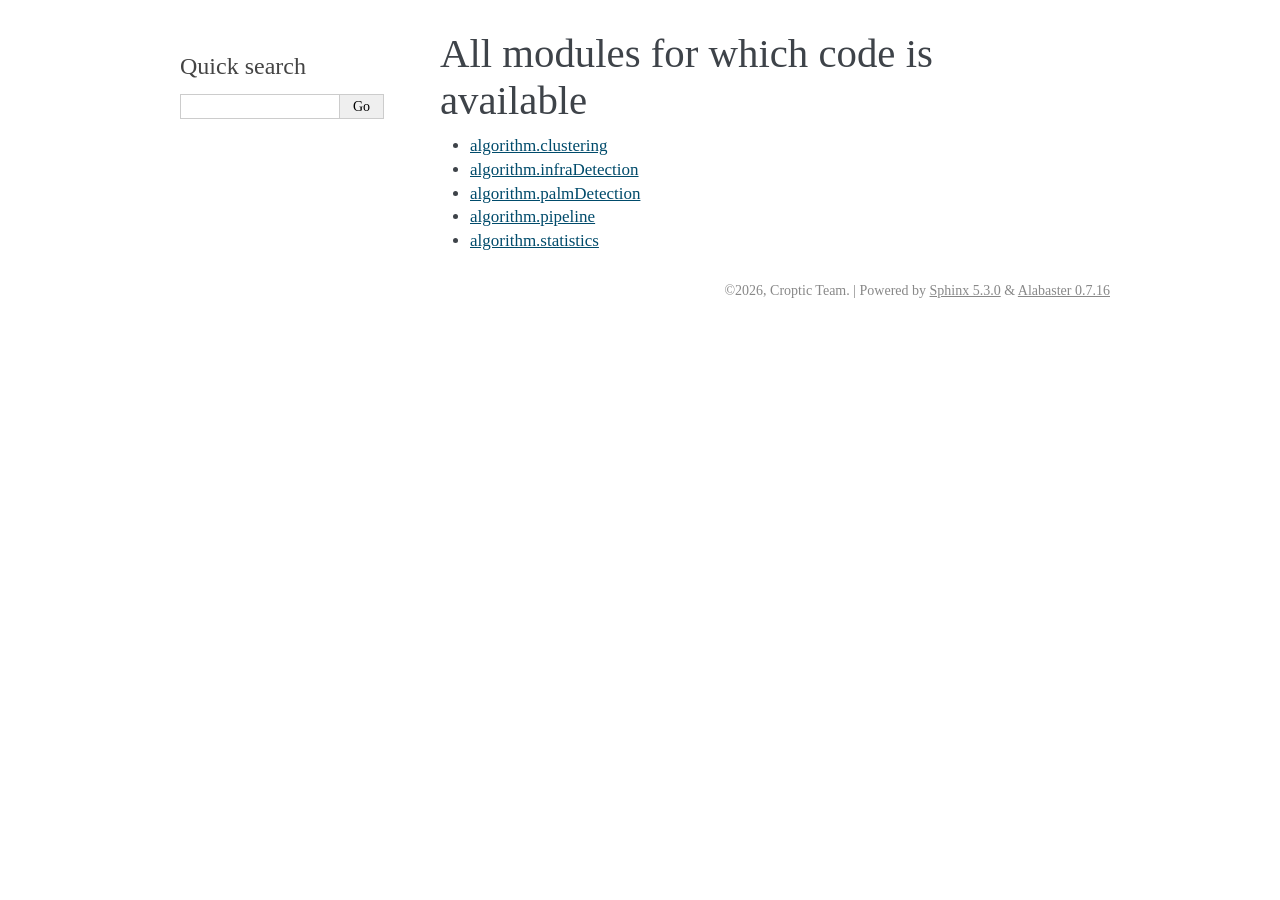
<file: docs/_build/_modules/index.html>
<!DOCTYPE html>

<html lang="en">
  <head>
    <meta charset="utf-8" />
    <meta name="viewport" content="width=device-width, initial-scale=1.0" />
    <title>Overview: module code &#8212; Croptic Deep Learning Open  documentation</title>
    <link rel="stylesheet" type="text/css" href="../_static/pygments.css" />
    <link rel="stylesheet" type="text/css" href="../_static/alabaster.css" />
    <script data-url_root="../" id="documentation_options" src="../_static/documentation_options.js"></script>
    <script src="../_static/jquery.js"></script>
    <script src="../_static/underscore.js"></script>
    <script src="../_static/_sphinx_javascript_frameworks_compat.js"></script>
    <script src="../_static/doctools.js"></script>
    <script src="../_static/sphinx_highlight.js"></script>
    <link rel="index" title="Index" href="../genindex.html" />
    <link rel="search" title="Search" href="../search.html" />
   
  <link rel="stylesheet" href="../_static/custom.css" type="text/css" />
  

  
  

  </head><body>
  <div class="document">
    
      <div class="sphinxsidebar" role="navigation" aria-label="main navigation">
        <div class="sphinxsidebarwrapper"><div class="relations">
<h3>Related Topics</h3>
<ul>
  <li><a href="../index.html">Documentation overview</a><ul>
  </ul></li>
</ul>
</div>
<div id="searchbox" style="display: none" role="search">
  <h3 id="searchlabel">Quick search</h3>
    <div class="searchformwrapper">
    <form class="search" action="../search.html" method="get">
      <input type="text" name="q" aria-labelledby="searchlabel" autocomplete="off" autocorrect="off" autocapitalize="off" spellcheck="false"/>
      <input type="submit" value="Go" />
    </form>
    </div>
</div>
<script>document.getElementById('searchbox').style.display = "block"</script>
        </div>
      </div>
      <div class="documentwrapper">
        <div class="bodywrapper">
          

          <div class="body" role="main">
            
  <h1>All modules for which code is available</h1>
<ul><li><a href="algorithm/clustering.html">algorithm.clustering</a></li>
<li><a href="algorithm/infraDetection.html">algorithm.infraDetection</a></li>
<li><a href="algorithm/palmDetection.html">algorithm.palmDetection</a></li>
<li><a href="algorithm/pipeline.html">algorithm.pipeline</a></li>
<li><a href="algorithm/statistics.html">algorithm.statistics</a></li>
</ul>

          </div>
          
        </div>
      </div>
    <div class="clearer"></div>
  </div>
    <div class="footer">
      &#169;2026, Croptic Team.
      
      |
      Powered by <a href="https://www.sphinx-doc.org/">Sphinx 5.3.0</a>
      &amp; <a href="https://alabaster.readthedocs.io">Alabaster 0.7.16</a>
      
    </div>

    

    
  </body>
</html>
</file>
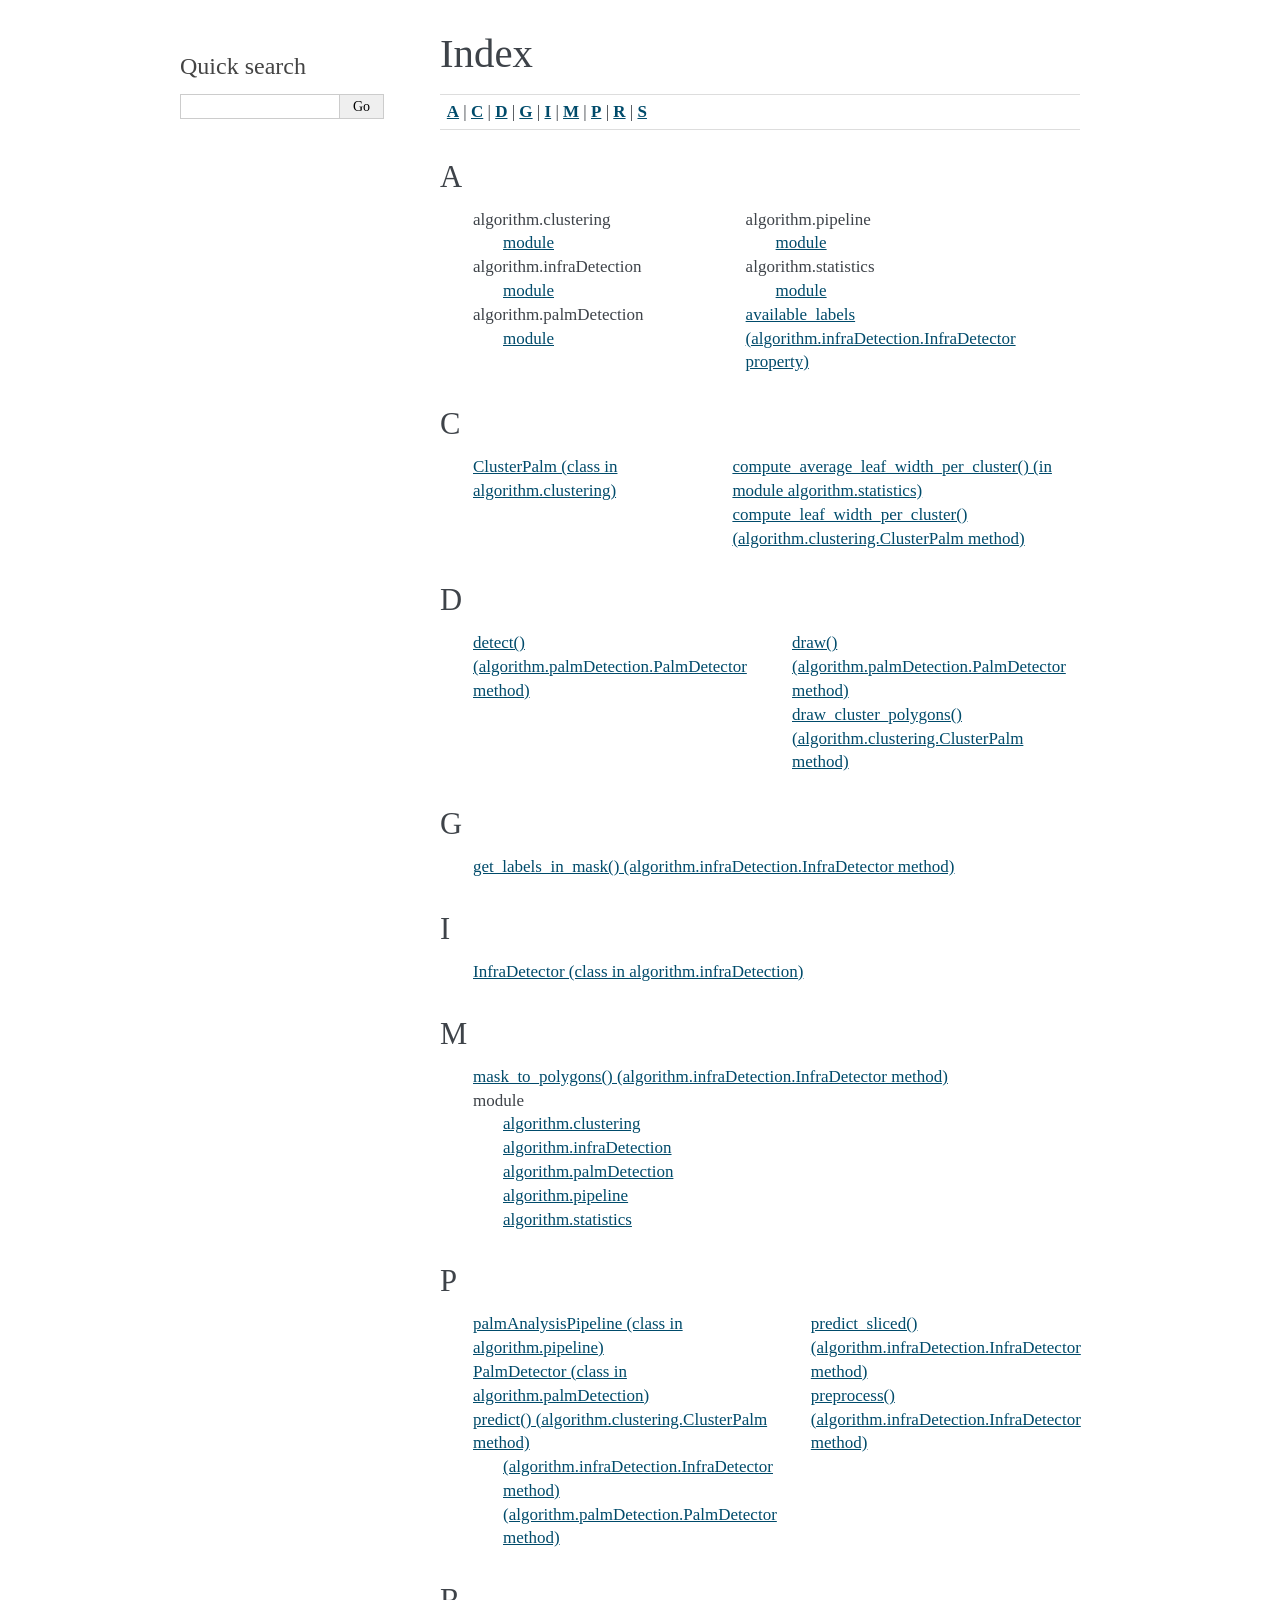
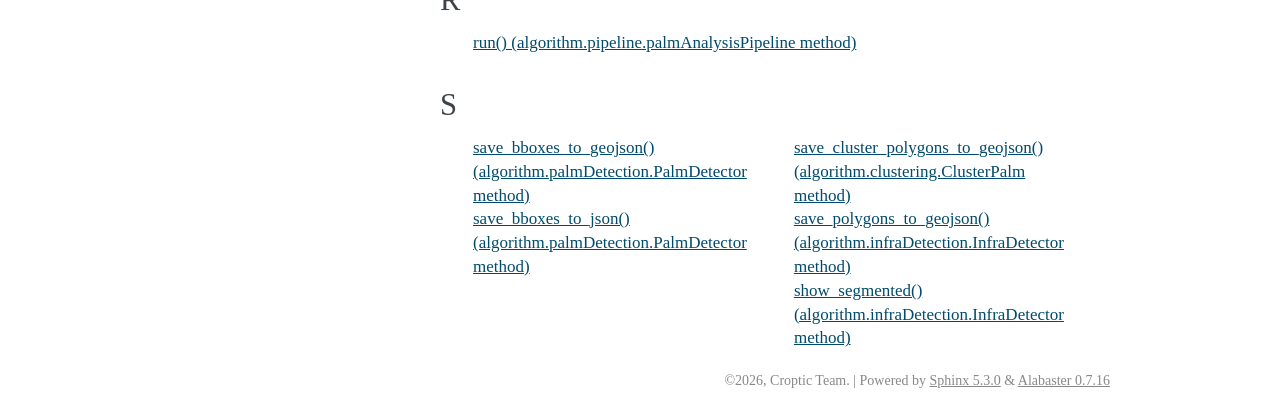
<file: docs/_build/genindex.html>
<!DOCTYPE html>

<html lang="en">
  <head>
    <meta charset="utf-8" />
    <meta name="viewport" content="width=device-width, initial-scale=1.0" />
    <title>Index &#8212; Croptic Deep Learning Open  documentation</title>
    <link rel="stylesheet" type="text/css" href="_static/pygments.css" />
    <link rel="stylesheet" type="text/css" href="_static/alabaster.css" />
    <script data-url_root="./" id="documentation_options" src="_static/documentation_options.js"></script>
    <script src="_static/jquery.js"></script>
    <script src="_static/underscore.js"></script>
    <script src="_static/_sphinx_javascript_frameworks_compat.js"></script>
    <script src="_static/doctools.js"></script>
    <script src="_static/sphinx_highlight.js"></script>
    <link rel="index" title="Index" href="#" />
    <link rel="search" title="Search" href="search.html" />
   
  <link rel="stylesheet" href="_static/custom.css" type="text/css" />
  

  
  

  </head><body>
  <div class="document">
    
      <div class="sphinxsidebar" role="navigation" aria-label="main navigation">
        <div class="sphinxsidebarwrapper"><div class="relations">
<h3>Related Topics</h3>
<ul>
  <li><a href="index.html">Documentation overview</a><ul>
  </ul></li>
</ul>
</div>
<div id="searchbox" style="display: none" role="search">
  <h3 id="searchlabel">Quick search</h3>
    <div class="searchformwrapper">
    <form class="search" action="search.html" method="get">
      <input type="text" name="q" aria-labelledby="searchlabel" autocomplete="off" autocorrect="off" autocapitalize="off" spellcheck="false"/>
      <input type="submit" value="Go" />
    </form>
    </div>
</div>
<script>document.getElementById('searchbox').style.display = "block"</script>
        </div>
      </div>
      <div class="documentwrapper">
        <div class="bodywrapper">
          

          <div class="body" role="main">
            

<h1 id="index">Index</h1>

<div class="genindex-jumpbox">
 <a href="#A"><strong>A</strong></a>
 | <a href="#C"><strong>C</strong></a>
 | <a href="#D"><strong>D</strong></a>
 | <a href="#G"><strong>G</strong></a>
 | <a href="#I"><strong>I</strong></a>
 | <a href="#M"><strong>M</strong></a>
 | <a href="#P"><strong>P</strong></a>
 | <a href="#R"><strong>R</strong></a>
 | <a href="#S"><strong>S</strong></a>
 
</div>
<h2 id="A">A</h2>
<table style="width: 100%" class="indextable genindextable"><tr>
  <td style="width: 33%; vertical-align: top;"><ul>
      <li>
    algorithm.clustering

      <ul>
        <li><a href="index.html#module-algorithm.clustering">module</a>
</li>
      </ul></li>
      <li>
    algorithm.infraDetection

      <ul>
        <li><a href="index.html#module-algorithm.infraDetection">module</a>
</li>
      </ul></li>
      <li>
    algorithm.palmDetection

      <ul>
        <li><a href="index.html#module-algorithm.palmDetection">module</a>
</li>
      </ul></li>
  </ul></td>
  <td style="width: 33%; vertical-align: top;"><ul>
      <li>
    algorithm.pipeline

      <ul>
        <li><a href="index.html#module-algorithm.pipeline">module</a>
</li>
      </ul></li>
      <li>
    algorithm.statistics

      <ul>
        <li><a href="index.html#module-algorithm.statistics">module</a>
</li>
      </ul></li>
      <li><a href="index.html#algorithm.infraDetection.InfraDetector.available_labels">available_labels (algorithm.infraDetection.InfraDetector property)</a>
</li>
  </ul></td>
</tr></table>

<h2 id="C">C</h2>
<table style="width: 100%" class="indextable genindextable"><tr>
  <td style="width: 33%; vertical-align: top;"><ul>
      <li><a href="index.html#algorithm.clustering.ClusterPalm">ClusterPalm (class in algorithm.clustering)</a>
</li>
  </ul></td>
  <td style="width: 33%; vertical-align: top;"><ul>
      <li><a href="index.html#algorithm.statistics.compute_average_leaf_width_per_cluster">compute_average_leaf_width_per_cluster() (in module algorithm.statistics)</a>
</li>
      <li><a href="index.html#algorithm.clustering.ClusterPalm.compute_leaf_width_per_cluster">compute_leaf_width_per_cluster() (algorithm.clustering.ClusterPalm method)</a>
</li>
  </ul></td>
</tr></table>

<h2 id="D">D</h2>
<table style="width: 100%" class="indextable genindextable"><tr>
  <td style="width: 33%; vertical-align: top;"><ul>
      <li><a href="index.html#algorithm.palmDetection.PalmDetector.detect">detect() (algorithm.palmDetection.PalmDetector method)</a>
</li>
  </ul></td>
  <td style="width: 33%; vertical-align: top;"><ul>
      <li><a href="index.html#algorithm.palmDetection.PalmDetector.draw">draw() (algorithm.palmDetection.PalmDetector method)</a>
</li>
      <li><a href="index.html#algorithm.clustering.ClusterPalm.draw_cluster_polygons">draw_cluster_polygons() (algorithm.clustering.ClusterPalm method)</a>
</li>
  </ul></td>
</tr></table>

<h2 id="G">G</h2>
<table style="width: 100%" class="indextable genindextable"><tr>
  <td style="width: 33%; vertical-align: top;"><ul>
      <li><a href="index.html#algorithm.infraDetection.InfraDetector.get_labels_in_mask">get_labels_in_mask() (algorithm.infraDetection.InfraDetector method)</a>
</li>
  </ul></td>
</tr></table>

<h2 id="I">I</h2>
<table style="width: 100%" class="indextable genindextable"><tr>
  <td style="width: 33%; vertical-align: top;"><ul>
      <li><a href="index.html#algorithm.infraDetection.InfraDetector">InfraDetector (class in algorithm.infraDetection)</a>
</li>
  </ul></td>
</tr></table>

<h2 id="M">M</h2>
<table style="width: 100%" class="indextable genindextable"><tr>
  <td style="width: 33%; vertical-align: top;"><ul>
      <li><a href="index.html#algorithm.infraDetection.InfraDetector.mask_to_polygons">mask_to_polygons() (algorithm.infraDetection.InfraDetector method)</a>
</li>
      <li>
    module

      <ul>
        <li><a href="index.html#module-algorithm.clustering">algorithm.clustering</a>
</li>
        <li><a href="index.html#module-algorithm.infraDetection">algorithm.infraDetection</a>
</li>
        <li><a href="index.html#module-algorithm.palmDetection">algorithm.palmDetection</a>
</li>
        <li><a href="index.html#module-algorithm.pipeline">algorithm.pipeline</a>
</li>
        <li><a href="index.html#module-algorithm.statistics">algorithm.statistics</a>
</li>
      </ul></li>
  </ul></td>
</tr></table>

<h2 id="P">P</h2>
<table style="width: 100%" class="indextable genindextable"><tr>
  <td style="width: 33%; vertical-align: top;"><ul>
      <li><a href="index.html#algorithm.pipeline.palmAnalysisPipeline">palmAnalysisPipeline (class in algorithm.pipeline)</a>
</li>
      <li><a href="index.html#algorithm.palmDetection.PalmDetector">PalmDetector (class in algorithm.palmDetection)</a>
</li>
      <li><a href="index.html#algorithm.clustering.ClusterPalm.predict">predict() (algorithm.clustering.ClusterPalm method)</a>

      <ul>
        <li><a href="index.html#algorithm.infraDetection.InfraDetector.predict">(algorithm.infraDetection.InfraDetector method)</a>
</li>
        <li><a href="index.html#algorithm.palmDetection.PalmDetector.predict">(algorithm.palmDetection.PalmDetector method)</a>
</li>
      </ul></li>
  </ul></td>
  <td style="width: 33%; vertical-align: top;"><ul>
      <li><a href="index.html#algorithm.infraDetection.InfraDetector.predict_sliced">predict_sliced() (algorithm.infraDetection.InfraDetector method)</a>
</li>
      <li><a href="index.html#algorithm.infraDetection.InfraDetector.preprocess">preprocess() (algorithm.infraDetection.InfraDetector method)</a>
</li>
  </ul></td>
</tr></table>

<h2 id="R">R</h2>
<table style="width: 100%" class="indextable genindextable"><tr>
  <td style="width: 33%; vertical-align: top;"><ul>
      <li><a href="index.html#algorithm.pipeline.palmAnalysisPipeline.run">run() (algorithm.pipeline.palmAnalysisPipeline method)</a>
</li>
  </ul></td>
</tr></table>

<h2 id="S">S</h2>
<table style="width: 100%" class="indextable genindextable"><tr>
  <td style="width: 33%; vertical-align: top;"><ul>
      <li><a href="index.html#algorithm.palmDetection.PalmDetector.save_bboxes_to_geojson">save_bboxes_to_geojson() (algorithm.palmDetection.PalmDetector method)</a>
</li>
      <li><a href="index.html#algorithm.palmDetection.PalmDetector.save_bboxes_to_json">save_bboxes_to_json() (algorithm.palmDetection.PalmDetector method)</a>
</li>
  </ul></td>
  <td style="width: 33%; vertical-align: top;"><ul>
      <li><a href="index.html#algorithm.clustering.ClusterPalm.save_cluster_polygons_to_geojson">save_cluster_polygons_to_geojson() (algorithm.clustering.ClusterPalm method)</a>
</li>
      <li><a href="index.html#algorithm.infraDetection.InfraDetector.save_polygons_to_geojson">save_polygons_to_geojson() (algorithm.infraDetection.InfraDetector method)</a>
</li>
      <li><a href="index.html#algorithm.infraDetection.InfraDetector.show_segmented">show_segmented() (algorithm.infraDetection.InfraDetector method)</a>
</li>
  </ul></td>
</tr></table>



          </div>
          
        </div>
      </div>
    <div class="clearer"></div>
  </div>
    <div class="footer">
      &#169;2026, Croptic Team.
      
      |
      Powered by <a href="https://www.sphinx-doc.org/">Sphinx 5.3.0</a>
      &amp; <a href="https://alabaster.readthedocs.io">Alabaster 0.7.16</a>
      
    </div>

    

    
  </body>
</html>
</file>
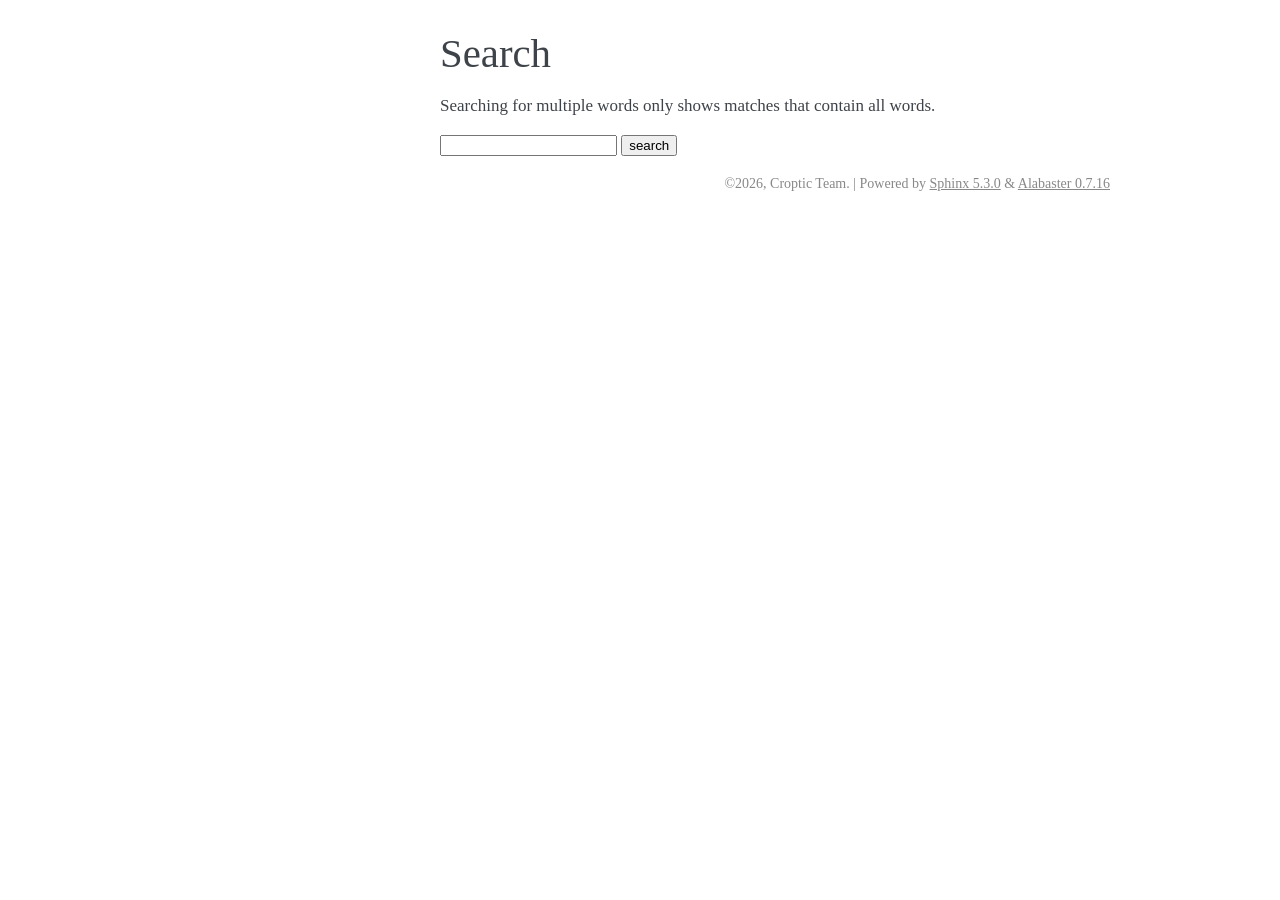
<file: docs/_build/search.html>
<!DOCTYPE html>

<html lang="en">
  <head>
    <meta charset="utf-8" />
    <meta name="viewport" content="width=device-width, initial-scale=1.0" />
    <title>Search &#8212; Croptic Deep Learning Open  documentation</title>
    <link rel="stylesheet" type="text/css" href="_static/pygments.css" />
    <link rel="stylesheet" type="text/css" href="_static/alabaster.css" />
    
    <script data-url_root="./" id="documentation_options" src="_static/documentation_options.js"></script>
    <script src="_static/jquery.js"></script>
    <script src="_static/underscore.js"></script>
    <script src="_static/_sphinx_javascript_frameworks_compat.js"></script>
    <script src="_static/doctools.js"></script>
    <script src="_static/sphinx_highlight.js"></script>
    <script src="_static/searchtools.js"></script>
    <script src="_static/language_data.js"></script>
    <link rel="index" title="Index" href="genindex.html" />
    <link rel="search" title="Search" href="#" />
  <script src="searchindex.js" defer></script>
  
   
  <link rel="stylesheet" href="_static/custom.css" type="text/css" />
  

  
  


  </head><body>
  <div class="document">
    
      <div class="sphinxsidebar" role="navigation" aria-label="main navigation">
        <div class="sphinxsidebarwrapper"><div class="relations">
<h3>Related Topics</h3>
<ul>
  <li><a href="index.html">Documentation overview</a><ul>
  </ul></li>
</ul>
</div>
        </div>
      </div>
      <div class="documentwrapper">
        <div class="bodywrapper">
          

          <div class="body" role="main">
            
  <h1 id="search-documentation">Search</h1>
  
  <noscript>
  <div class="admonition warning">
  <p>
    Please activate JavaScript to enable the search
    functionality.
  </p>
  </div>
  </noscript>
  
  
  <p>
    Searching for multiple words only shows matches that contain
    all words.
  </p>
  
  
  <form action="" method="get">
    <input type="text" name="q" aria-labelledby="search-documentation" value="" autocomplete="off" autocorrect="off" autocapitalize="off" spellcheck="false"/>
    <input type="submit" value="search" />
    <span id="search-progress" style="padding-left: 10px"></span>
  </form>
  
  
  
  <div id="search-results">
  
  </div>
  

          </div>
          
        </div>
      </div>
    <div class="clearer"></div>
  </div>
    <div class="footer">
      &#169;2026, Croptic Team.
      
      |
      Powered by <a href="https://www.sphinx-doc.org/">Sphinx 5.3.0</a>
      &amp; <a href="https://alabaster.readthedocs.io">Alabaster 0.7.16</a>
      
    </div>

    

    
  </body>
</html>
</file>
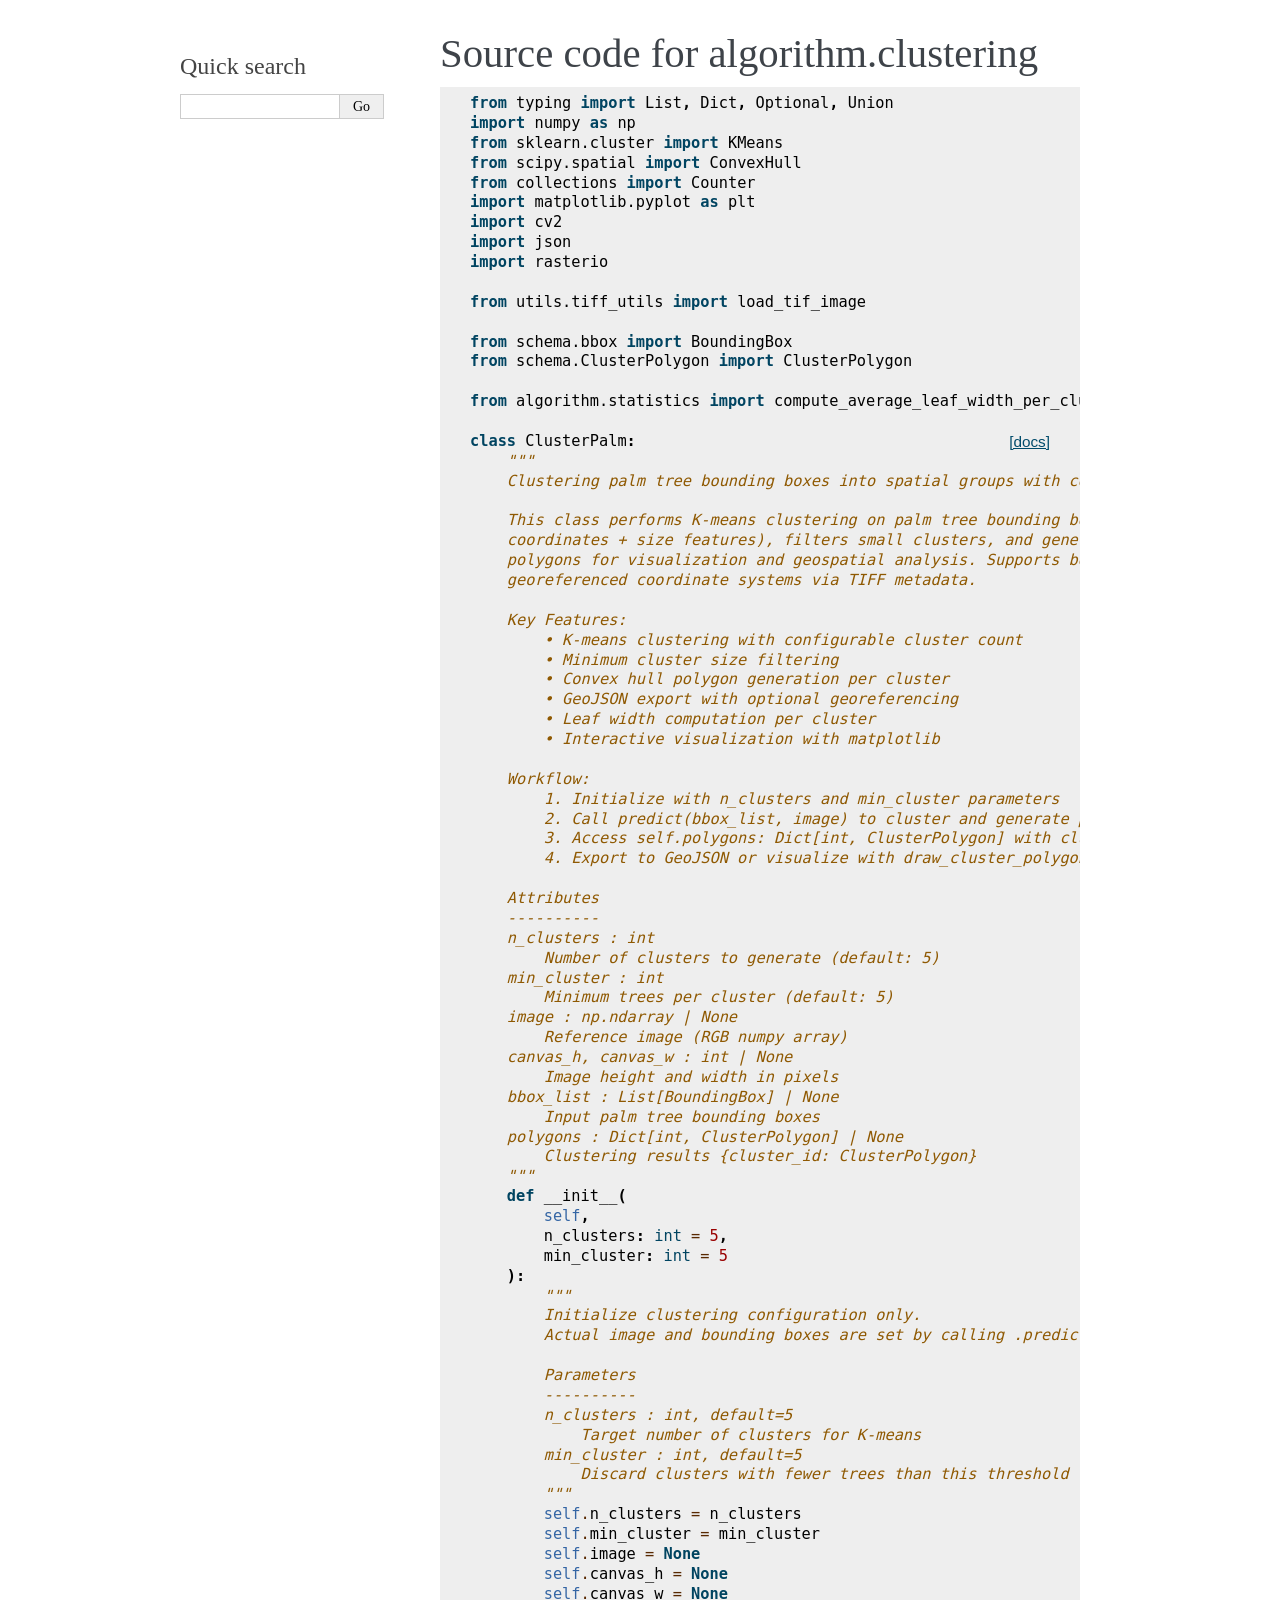
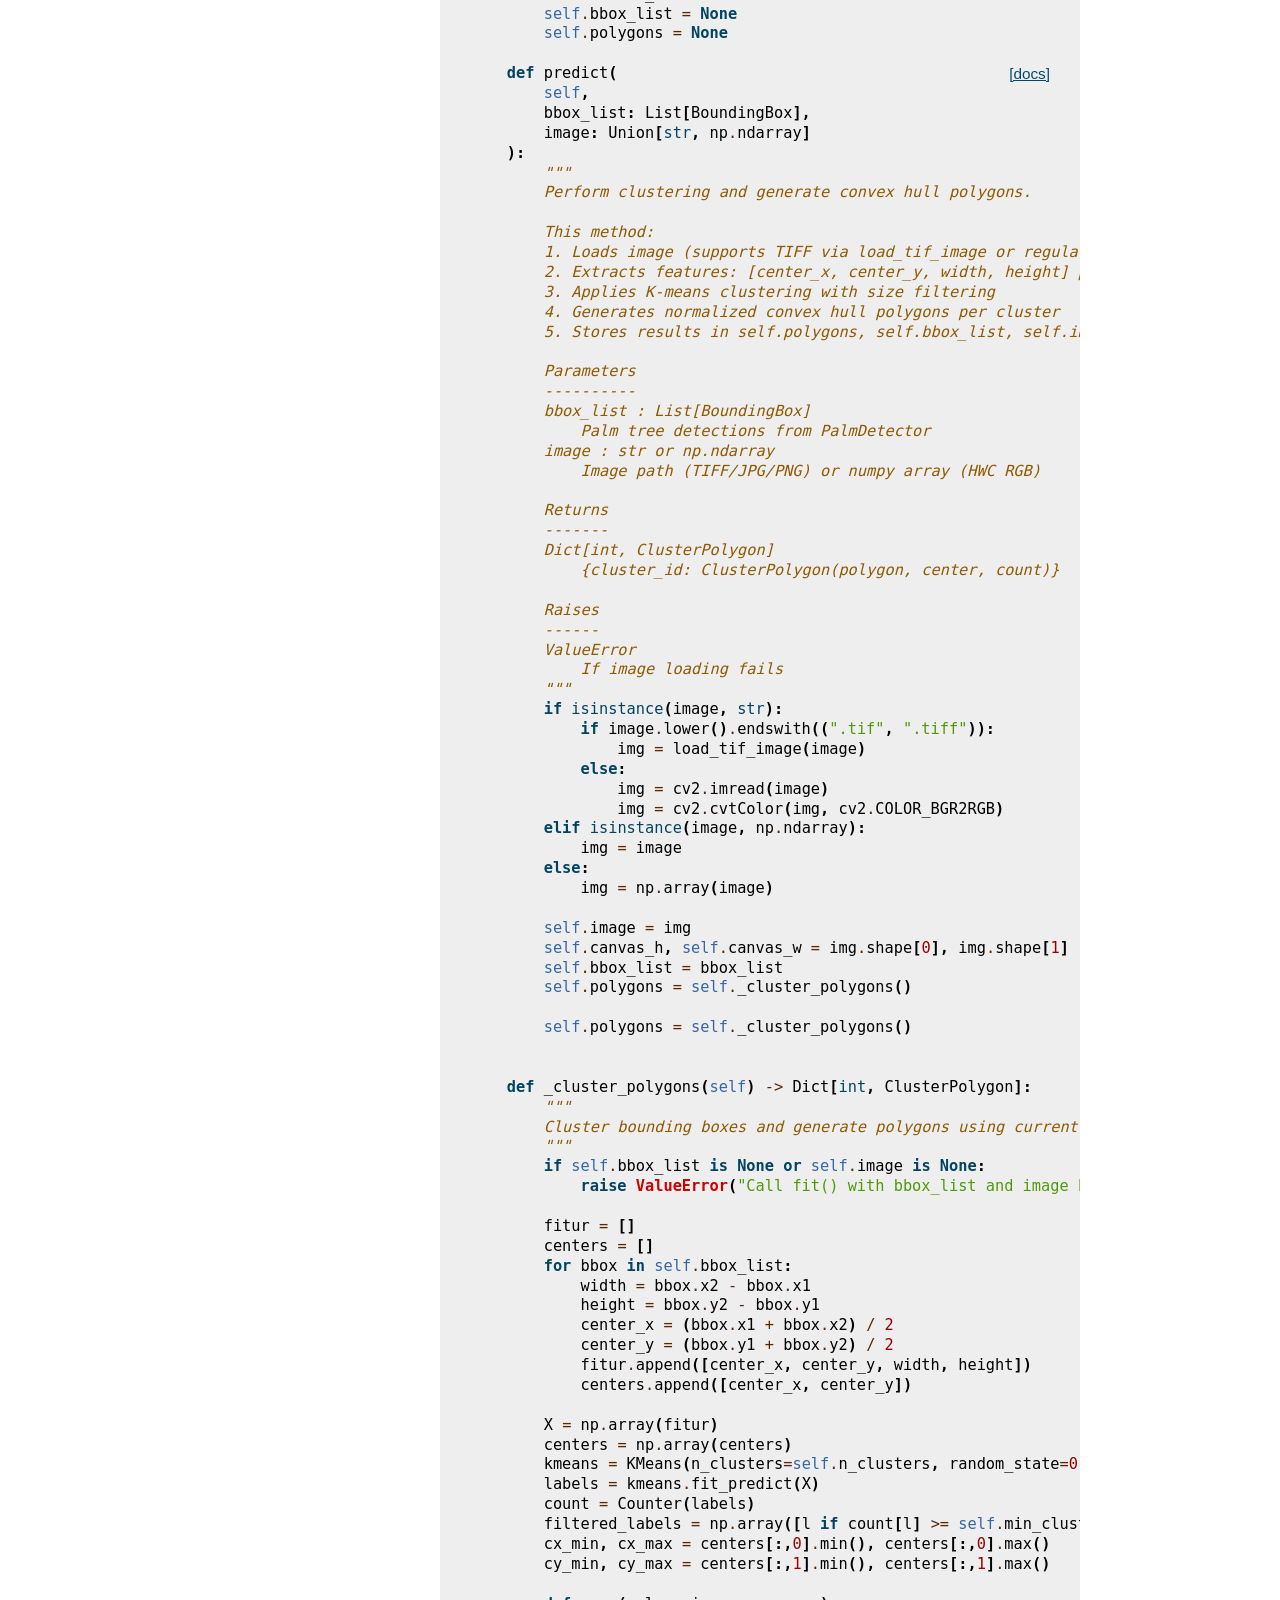
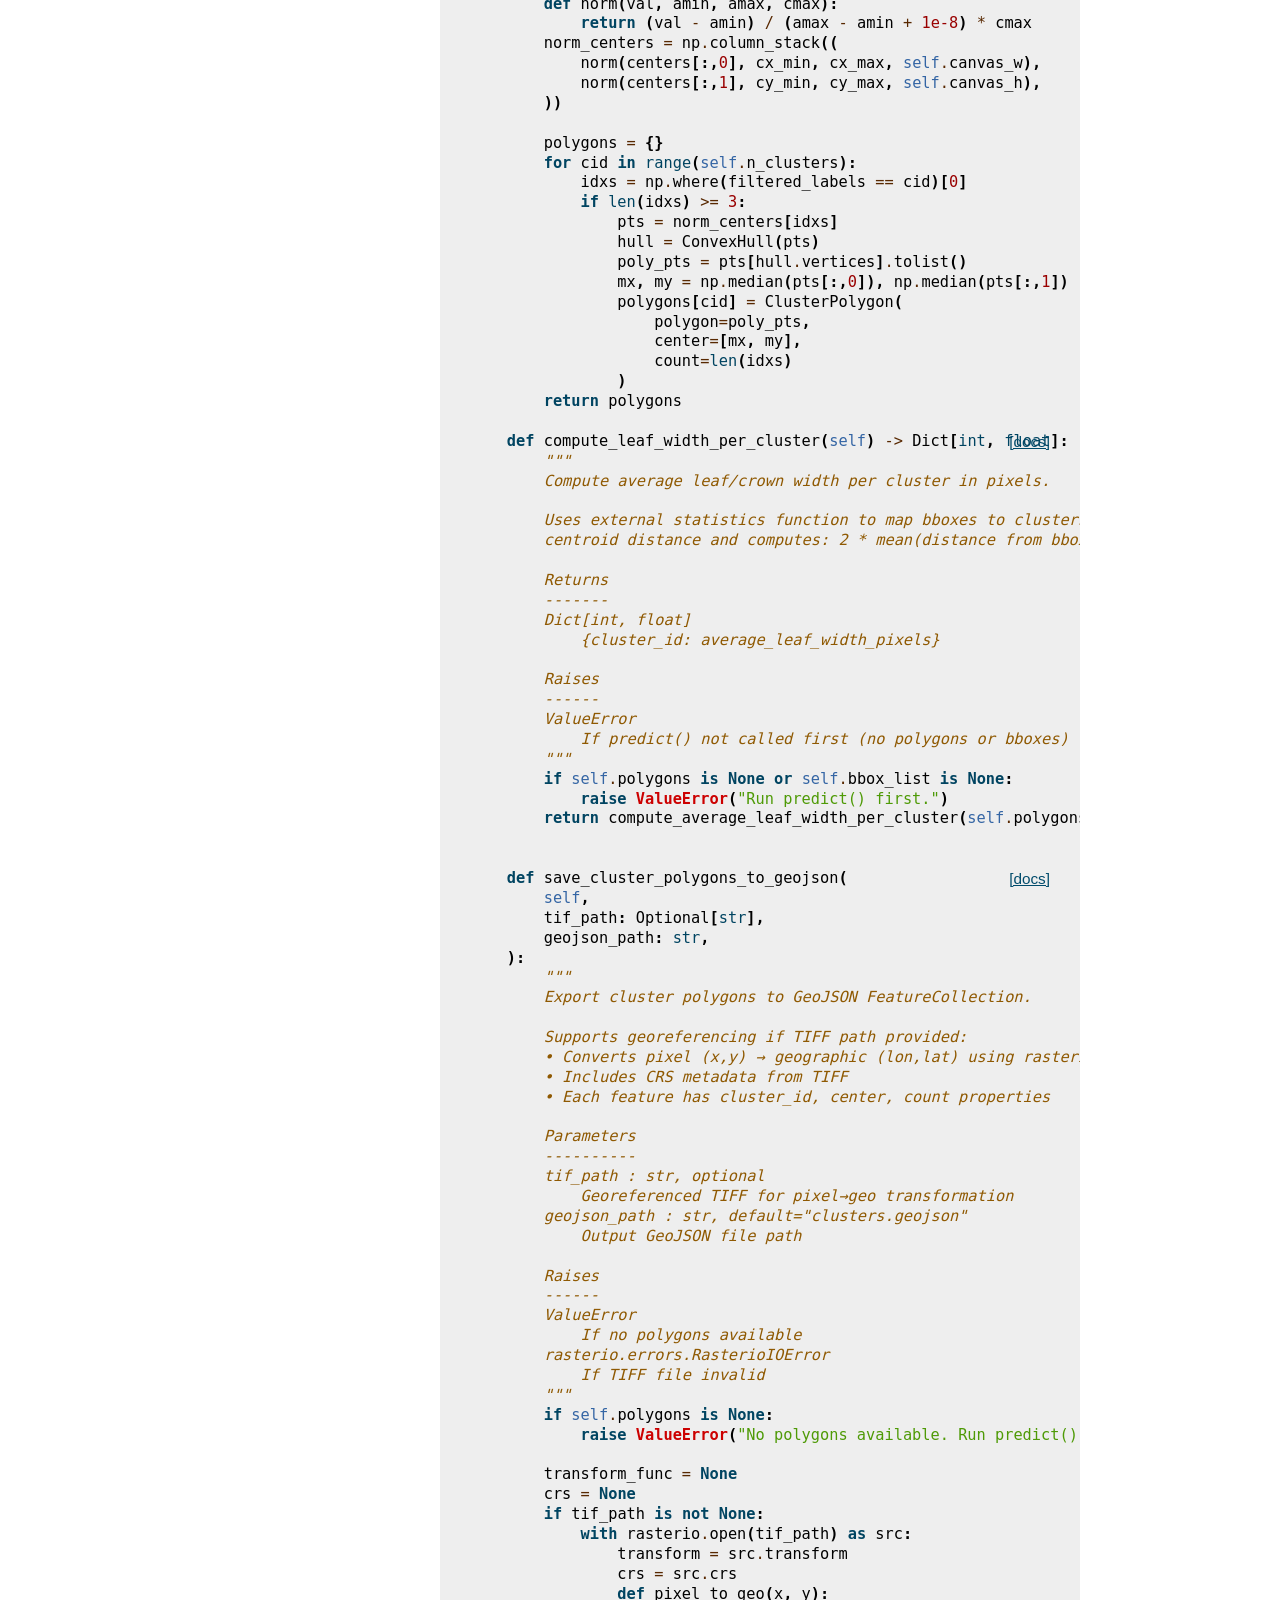
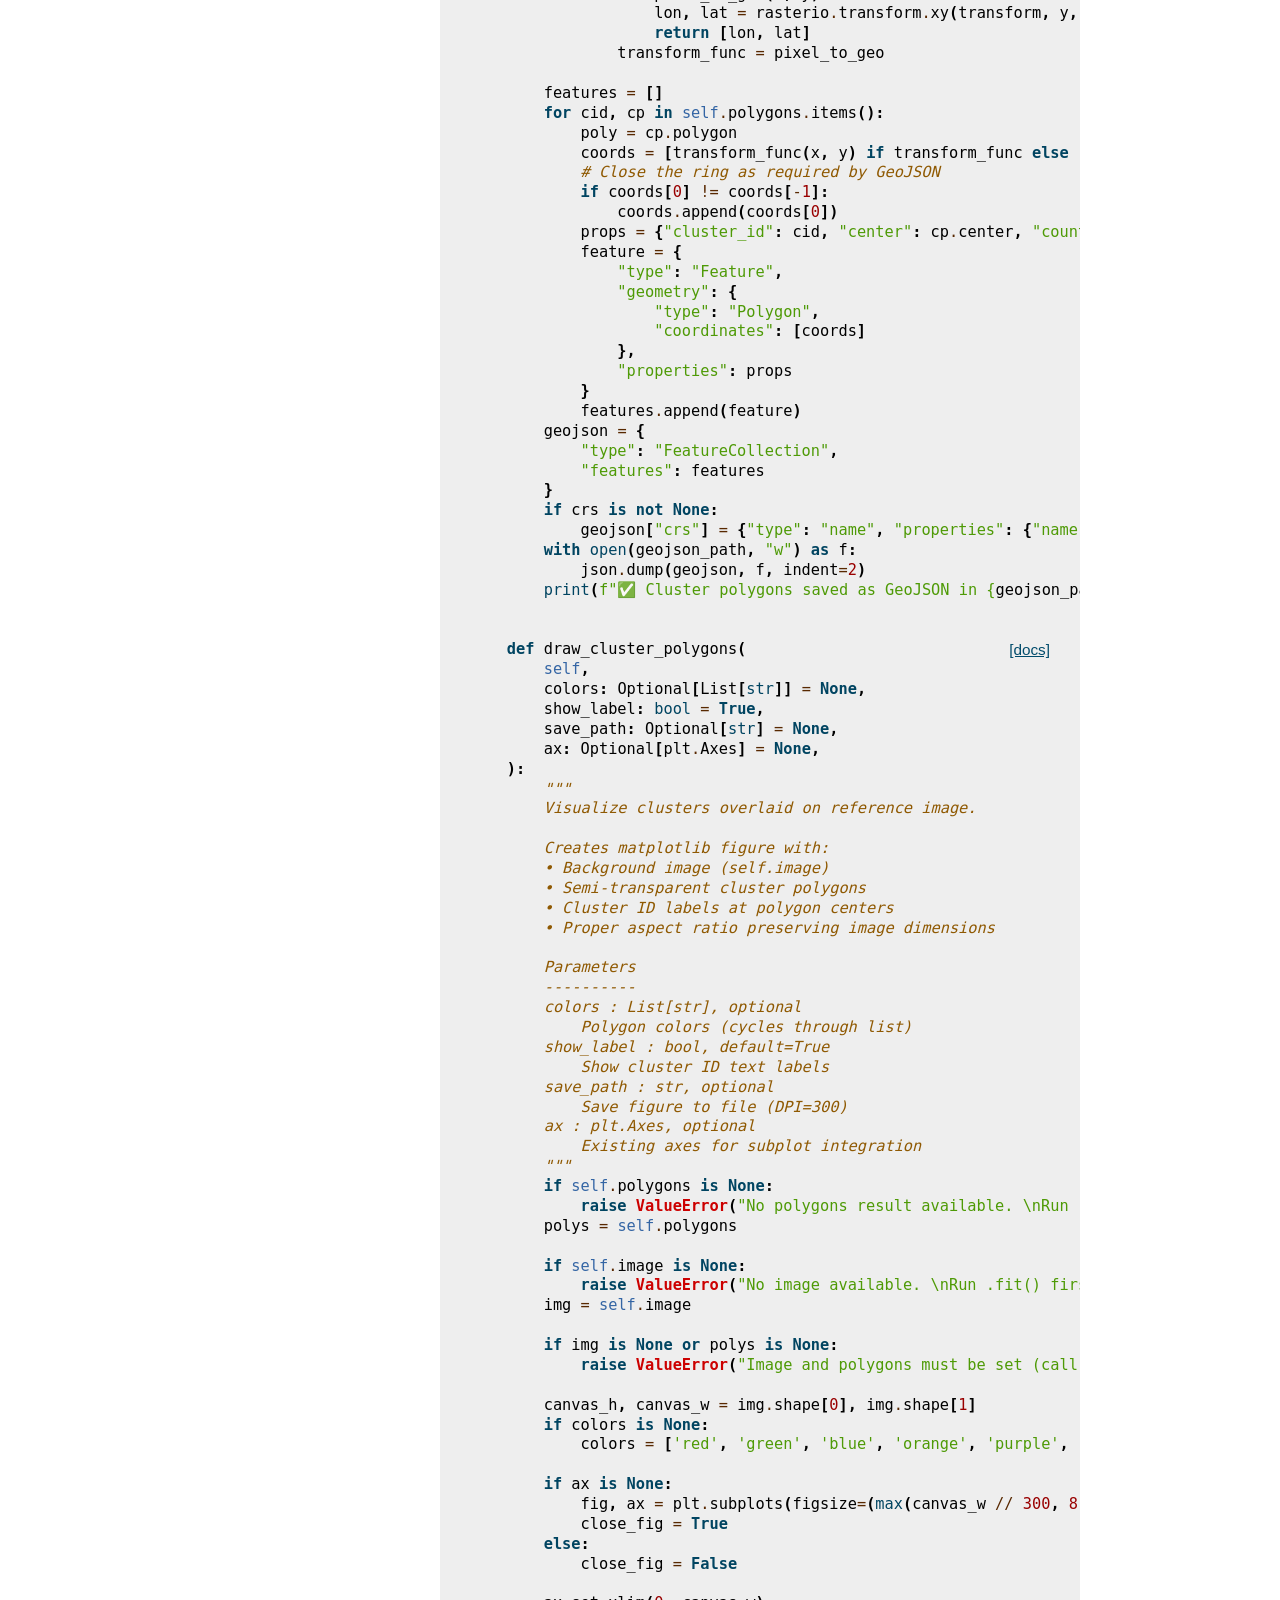
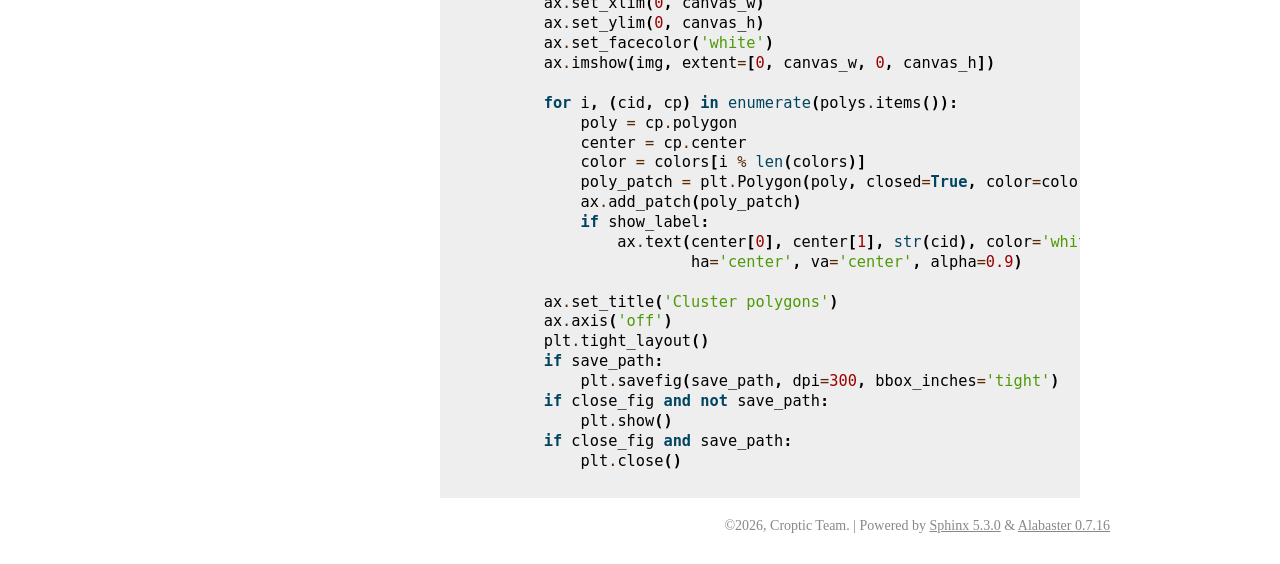
<file: docs/_build/_modules/algorithm/clustering.html>
<!DOCTYPE html>

<html lang="en">
  <head>
    <meta charset="utf-8" />
    <meta name="viewport" content="width=device-width, initial-scale=1.0" />
    <title>algorithm.clustering &#8212; Croptic Deep Learning Open  documentation</title>
    <link rel="stylesheet" type="text/css" href="../../_static/pygments.css" />
    <link rel="stylesheet" type="text/css" href="../../_static/alabaster.css" />
    <script data-url_root="../../" id="documentation_options" src="../../_static/documentation_options.js"></script>
    <script src="../../_static/jquery.js"></script>
    <script src="../../_static/underscore.js"></script>
    <script src="../../_static/_sphinx_javascript_frameworks_compat.js"></script>
    <script src="../../_static/doctools.js"></script>
    <script src="../../_static/sphinx_highlight.js"></script>
    <link rel="index" title="Index" href="../../genindex.html" />
    <link rel="search" title="Search" href="../../search.html" />
   
  <link rel="stylesheet" href="../../_static/custom.css" type="text/css" />
  

  
  

  </head><body>
  <div class="document">
    
      <div class="sphinxsidebar" role="navigation" aria-label="main navigation">
        <div class="sphinxsidebarwrapper"><div class="relations">
<h3>Related Topics</h3>
<ul>
  <li><a href="../../index.html">Documentation overview</a><ul>
  <li><a href="../index.html">Module code</a><ul>
  </ul></li>
  </ul></li>
</ul>
</div>
<div id="searchbox" style="display: none" role="search">
  <h3 id="searchlabel">Quick search</h3>
    <div class="searchformwrapper">
    <form class="search" action="../../search.html" method="get">
      <input type="text" name="q" aria-labelledby="searchlabel" autocomplete="off" autocorrect="off" autocapitalize="off" spellcheck="false"/>
      <input type="submit" value="Go" />
    </form>
    </div>
</div>
<script>document.getElementById('searchbox').style.display = "block"</script>
        </div>
      </div>
      <div class="documentwrapper">
        <div class="bodywrapper">
          

          <div class="body" role="main">
            
  <h1>Source code for algorithm.clustering</h1><div class="highlight"><pre>
<span></span><span class="kn">from</span><span class="w"> </span><span class="nn">typing</span><span class="w"> </span><span class="kn">import</span> <span class="n">List</span><span class="p">,</span> <span class="n">Dict</span><span class="p">,</span> <span class="n">Optional</span><span class="p">,</span> <span class="n">Union</span>
<span class="kn">import</span><span class="w"> </span><span class="nn">numpy</span><span class="w"> </span><span class="k">as</span><span class="w"> </span><span class="nn">np</span>
<span class="kn">from</span><span class="w"> </span><span class="nn">sklearn.cluster</span><span class="w"> </span><span class="kn">import</span> <span class="n">KMeans</span>
<span class="kn">from</span><span class="w"> </span><span class="nn">scipy.spatial</span><span class="w"> </span><span class="kn">import</span> <span class="n">ConvexHull</span>
<span class="kn">from</span><span class="w"> </span><span class="nn">collections</span><span class="w"> </span><span class="kn">import</span> <span class="n">Counter</span>
<span class="kn">import</span><span class="w"> </span><span class="nn">matplotlib.pyplot</span><span class="w"> </span><span class="k">as</span><span class="w"> </span><span class="nn">plt</span>
<span class="kn">import</span><span class="w"> </span><span class="nn">cv2</span>
<span class="kn">import</span><span class="w"> </span><span class="nn">json</span>
<span class="kn">import</span><span class="w"> </span><span class="nn">rasterio</span>

<span class="kn">from</span><span class="w"> </span><span class="nn">utils.tiff_utils</span><span class="w"> </span><span class="kn">import</span> <span class="n">load_tif_image</span>

<span class="kn">from</span><span class="w"> </span><span class="nn">schema.bbox</span><span class="w"> </span><span class="kn">import</span> <span class="n">BoundingBox</span>
<span class="kn">from</span><span class="w"> </span><span class="nn">schema.ClusterPolygon</span><span class="w"> </span><span class="kn">import</span> <span class="n">ClusterPolygon</span>

<span class="kn">from</span><span class="w"> </span><span class="nn">algorithm.statistics</span><span class="w"> </span><span class="kn">import</span> <span class="n">compute_average_leaf_width_per_cluster</span>

<div class="viewcode-block" id="ClusterPalm"><a class="viewcode-back" href="../../index.html#algorithm.clustering.ClusterPalm">[docs]</a><span class="k">class</span><span class="w"> </span><span class="nc">ClusterPalm</span><span class="p">:</span>
<span class="w">    </span><span class="sd">&quot;&quot;&quot;</span>
<span class="sd">    Clustering palm tree bounding boxes into spatial groups with convex hull polygons.</span>

<span class="sd">    This class performs K-means clustering on palm tree bounding boxes (using center </span>
<span class="sd">    coordinates + size features), filters small clusters, and generates convex hull </span>
<span class="sd">    polygons for visualization and geospatial analysis. Supports both pixel and </span>
<span class="sd">    georeferenced coordinate systems via TIFF metadata.</span>

<span class="sd">    Key Features:</span>
<span class="sd">        • K-means clustering with configurable cluster count</span>
<span class="sd">        • Minimum cluster size filtering </span>
<span class="sd">        • Convex hull polygon generation per cluster</span>
<span class="sd">        • GeoJSON export with optional georeferencing</span>
<span class="sd">        • Leaf width computation per cluster</span>
<span class="sd">        • Interactive visualization with matplotlib</span>

<span class="sd">    Workflow:</span>
<span class="sd">        1. Initialize with n_clusters and min_cluster parameters</span>
<span class="sd">        2. Call predict(bbox_list, image) to cluster and generate polygons</span>
<span class="sd">        3. Access self.polygons: Dict[int, ClusterPolygon] with cluster results</span>
<span class="sd">        4. Export to GeoJSON or visualize with draw_cluster_polygons()</span>

<span class="sd">    Attributes</span>
<span class="sd">    ----------</span>
<span class="sd">    n_clusters : int</span>
<span class="sd">        Number of clusters to generate (default: 5)</span>
<span class="sd">    min_cluster : int  </span>
<span class="sd">        Minimum trees per cluster (default: 5)</span>
<span class="sd">    image : np.ndarray | None</span>
<span class="sd">        Reference image (RGB numpy array)</span>
<span class="sd">    canvas_h, canvas_w : int | None</span>
<span class="sd">        Image height and width in pixels</span>
<span class="sd">    bbox_list : List[BoundingBox] | None</span>
<span class="sd">        Input palm tree bounding boxes</span>
<span class="sd">    polygons : Dict[int, ClusterPolygon] | None</span>
<span class="sd">        Clustering results {cluster_id: ClusterPolygon}</span>
<span class="sd">    &quot;&quot;&quot;</span>
    <span class="k">def</span><span class="w"> </span><span class="fm">__init__</span><span class="p">(</span>
        <span class="bp">self</span><span class="p">,</span>
        <span class="n">n_clusters</span><span class="p">:</span> <span class="nb">int</span> <span class="o">=</span> <span class="mi">5</span><span class="p">,</span>
        <span class="n">min_cluster</span><span class="p">:</span> <span class="nb">int</span> <span class="o">=</span> <span class="mi">5</span>
    <span class="p">):</span>
<span class="w">        </span><span class="sd">&quot;&quot;&quot;</span>
<span class="sd">        Initialize clustering configuration only.</span>
<span class="sd">        Actual image and bounding boxes are set by calling .predict().</span>

<span class="sd">        Parameters</span>
<span class="sd">        ----------</span>
<span class="sd">        n_clusters : int, default=5</span>
<span class="sd">            Target number of clusters for K-means</span>
<span class="sd">        min_cluster : int, default=5</span>
<span class="sd">            Discard clusters with fewer trees than this threshold</span>
<span class="sd">        &quot;&quot;&quot;</span>
        <span class="bp">self</span><span class="o">.</span><span class="n">n_clusters</span> <span class="o">=</span> <span class="n">n_clusters</span>
        <span class="bp">self</span><span class="o">.</span><span class="n">min_cluster</span> <span class="o">=</span> <span class="n">min_cluster</span>
        <span class="bp">self</span><span class="o">.</span><span class="n">image</span> <span class="o">=</span> <span class="kc">None</span>
        <span class="bp">self</span><span class="o">.</span><span class="n">canvas_h</span> <span class="o">=</span> <span class="kc">None</span>
        <span class="bp">self</span><span class="o">.</span><span class="n">canvas_w</span> <span class="o">=</span> <span class="kc">None</span>
        <span class="bp">self</span><span class="o">.</span><span class="n">bbox_list</span> <span class="o">=</span> <span class="kc">None</span>
        <span class="bp">self</span><span class="o">.</span><span class="n">polygons</span> <span class="o">=</span> <span class="kc">None</span>

<div class="viewcode-block" id="ClusterPalm.predict"><a class="viewcode-back" href="../../index.html#algorithm.clustering.ClusterPalm.predict">[docs]</a>    <span class="k">def</span><span class="w"> </span><span class="nf">predict</span><span class="p">(</span>
        <span class="bp">self</span><span class="p">,</span>
        <span class="n">bbox_list</span><span class="p">:</span> <span class="n">List</span><span class="p">[</span><span class="n">BoundingBox</span><span class="p">],</span>
        <span class="n">image</span><span class="p">:</span> <span class="n">Union</span><span class="p">[</span><span class="nb">str</span><span class="p">,</span> <span class="n">np</span><span class="o">.</span><span class="n">ndarray</span><span class="p">]</span>
    <span class="p">):</span>
<span class="w">        </span><span class="sd">&quot;&quot;&quot;</span>
<span class="sd">        Perform clustering and generate convex hull polygons.</span>

<span class="sd">        This method:</span>
<span class="sd">        1. Loads image (supports TIFF via load_tif_image or regular images)</span>
<span class="sd">        2. Extracts features: [center_x, center_y, width, height] per bbox</span>
<span class="sd">        3. Applies K-means clustering with size filtering</span>
<span class="sd">        4. Generates normalized convex hull polygons per cluster</span>
<span class="sd">        5. Stores results in self.polygons, self.bbox_list, self.image</span>

<span class="sd">        Parameters</span>
<span class="sd">        ----------</span>
<span class="sd">        bbox_list : List[BoundingBox]</span>
<span class="sd">            Palm tree detections from PalmDetector</span>
<span class="sd">        image : str or np.ndarray</span>
<span class="sd">            Image path (TIFF/JPG/PNG) or numpy array (HWC RGB)</span>

<span class="sd">        Returns</span>
<span class="sd">        -------</span>
<span class="sd">        Dict[int, ClusterPolygon]</span>
<span class="sd">            {cluster_id: ClusterPolygon(polygon, center, count)}</span>

<span class="sd">        Raises</span>
<span class="sd">        ------</span>
<span class="sd">        ValueError</span>
<span class="sd">            If image loading fails</span>
<span class="sd">        &quot;&quot;&quot;</span>
        <span class="k">if</span> <span class="nb">isinstance</span><span class="p">(</span><span class="n">image</span><span class="p">,</span> <span class="nb">str</span><span class="p">):</span>
            <span class="k">if</span> <span class="n">image</span><span class="o">.</span><span class="n">lower</span><span class="p">()</span><span class="o">.</span><span class="n">endswith</span><span class="p">((</span><span class="s2">&quot;.tif&quot;</span><span class="p">,</span> <span class="s2">&quot;.tiff&quot;</span><span class="p">)):</span>
                <span class="n">img</span> <span class="o">=</span> <span class="n">load_tif_image</span><span class="p">(</span><span class="n">image</span><span class="p">)</span> 
            <span class="k">else</span><span class="p">:</span>
                <span class="n">img</span> <span class="o">=</span> <span class="n">cv2</span><span class="o">.</span><span class="n">imread</span><span class="p">(</span><span class="n">image</span><span class="p">)</span>
                <span class="n">img</span> <span class="o">=</span> <span class="n">cv2</span><span class="o">.</span><span class="n">cvtColor</span><span class="p">(</span><span class="n">img</span><span class="p">,</span> <span class="n">cv2</span><span class="o">.</span><span class="n">COLOR_BGR2RGB</span><span class="p">)</span>
        <span class="k">elif</span> <span class="nb">isinstance</span><span class="p">(</span><span class="n">image</span><span class="p">,</span> <span class="n">np</span><span class="o">.</span><span class="n">ndarray</span><span class="p">):</span>
            <span class="n">img</span> <span class="o">=</span> <span class="n">image</span>
        <span class="k">else</span><span class="p">:</span>
            <span class="n">img</span> <span class="o">=</span> <span class="n">np</span><span class="o">.</span><span class="n">array</span><span class="p">(</span><span class="n">image</span><span class="p">)</span>

        <span class="bp">self</span><span class="o">.</span><span class="n">image</span> <span class="o">=</span> <span class="n">img</span>
        <span class="bp">self</span><span class="o">.</span><span class="n">canvas_h</span><span class="p">,</span> <span class="bp">self</span><span class="o">.</span><span class="n">canvas_w</span> <span class="o">=</span> <span class="n">img</span><span class="o">.</span><span class="n">shape</span><span class="p">[</span><span class="mi">0</span><span class="p">],</span> <span class="n">img</span><span class="o">.</span><span class="n">shape</span><span class="p">[</span><span class="mi">1</span><span class="p">]</span>
        <span class="bp">self</span><span class="o">.</span><span class="n">bbox_list</span> <span class="o">=</span> <span class="n">bbox_list</span>
        <span class="bp">self</span><span class="o">.</span><span class="n">polygons</span> <span class="o">=</span> <span class="bp">self</span><span class="o">.</span><span class="n">_cluster_polygons</span><span class="p">()</span>

        <span class="bp">self</span><span class="o">.</span><span class="n">polygons</span> <span class="o">=</span> <span class="bp">self</span><span class="o">.</span><span class="n">_cluster_polygons</span><span class="p">()</span></div>

    <span class="k">def</span><span class="w"> </span><span class="nf">_cluster_polygons</span><span class="p">(</span><span class="bp">self</span><span class="p">)</span> <span class="o">-&gt;</span> <span class="n">Dict</span><span class="p">[</span><span class="nb">int</span><span class="p">,</span> <span class="n">ClusterPolygon</span><span class="p">]:</span>
<span class="w">        </span><span class="sd">&quot;&quot;&quot;</span>
<span class="sd">        Cluster bounding boxes and generate polygons using current image and bbox_list.</span>
<span class="sd">        &quot;&quot;&quot;</span>
        <span class="k">if</span> <span class="bp">self</span><span class="o">.</span><span class="n">bbox_list</span> <span class="ow">is</span> <span class="kc">None</span> <span class="ow">or</span> <span class="bp">self</span><span class="o">.</span><span class="n">image</span> <span class="ow">is</span> <span class="kc">None</span><span class="p">:</span>
            <span class="k">raise</span> <span class="ne">ValueError</span><span class="p">(</span><span class="s2">&quot;Call fit() with bbox_list and image before clustering.&quot;</span><span class="p">)</span>

        <span class="n">fitur</span> <span class="o">=</span> <span class="p">[]</span>
        <span class="n">centers</span> <span class="o">=</span> <span class="p">[]</span>
        <span class="k">for</span> <span class="n">bbox</span> <span class="ow">in</span> <span class="bp">self</span><span class="o">.</span><span class="n">bbox_list</span><span class="p">:</span>
            <span class="n">width</span> <span class="o">=</span> <span class="n">bbox</span><span class="o">.</span><span class="n">x2</span> <span class="o">-</span> <span class="n">bbox</span><span class="o">.</span><span class="n">x1</span>
            <span class="n">height</span> <span class="o">=</span> <span class="n">bbox</span><span class="o">.</span><span class="n">y2</span> <span class="o">-</span> <span class="n">bbox</span><span class="o">.</span><span class="n">y1</span>
            <span class="n">center_x</span> <span class="o">=</span> <span class="p">(</span><span class="n">bbox</span><span class="o">.</span><span class="n">x1</span> <span class="o">+</span> <span class="n">bbox</span><span class="o">.</span><span class="n">x2</span><span class="p">)</span> <span class="o">/</span> <span class="mi">2</span>
            <span class="n">center_y</span> <span class="o">=</span> <span class="p">(</span><span class="n">bbox</span><span class="o">.</span><span class="n">y1</span> <span class="o">+</span> <span class="n">bbox</span><span class="o">.</span><span class="n">y2</span><span class="p">)</span> <span class="o">/</span> <span class="mi">2</span>
            <span class="n">fitur</span><span class="o">.</span><span class="n">append</span><span class="p">([</span><span class="n">center_x</span><span class="p">,</span> <span class="n">center_y</span><span class="p">,</span> <span class="n">width</span><span class="p">,</span> <span class="n">height</span><span class="p">])</span>
            <span class="n">centers</span><span class="o">.</span><span class="n">append</span><span class="p">([</span><span class="n">center_x</span><span class="p">,</span> <span class="n">center_y</span><span class="p">])</span>

        <span class="n">X</span> <span class="o">=</span> <span class="n">np</span><span class="o">.</span><span class="n">array</span><span class="p">(</span><span class="n">fitur</span><span class="p">)</span>
        <span class="n">centers</span> <span class="o">=</span> <span class="n">np</span><span class="o">.</span><span class="n">array</span><span class="p">(</span><span class="n">centers</span><span class="p">)</span>
        <span class="n">kmeans</span> <span class="o">=</span> <span class="n">KMeans</span><span class="p">(</span><span class="n">n_clusters</span><span class="o">=</span><span class="bp">self</span><span class="o">.</span><span class="n">n_clusters</span><span class="p">,</span> <span class="n">random_state</span><span class="o">=</span><span class="mi">0</span><span class="p">)</span>
        <span class="n">labels</span> <span class="o">=</span> <span class="n">kmeans</span><span class="o">.</span><span class="n">fit_predict</span><span class="p">(</span><span class="n">X</span><span class="p">)</span>
        <span class="n">count</span> <span class="o">=</span> <span class="n">Counter</span><span class="p">(</span><span class="n">labels</span><span class="p">)</span>
        <span class="n">filtered_labels</span> <span class="o">=</span> <span class="n">np</span><span class="o">.</span><span class="n">array</span><span class="p">([</span><span class="n">l</span> <span class="k">if</span> <span class="n">count</span><span class="p">[</span><span class="n">l</span><span class="p">]</span> <span class="o">&gt;=</span> <span class="bp">self</span><span class="o">.</span><span class="n">min_cluster</span> <span class="k">else</span> <span class="o">-</span><span class="mi">1</span> <span class="k">for</span> <span class="n">l</span> <span class="ow">in</span> <span class="n">labels</span><span class="p">])</span>
        <span class="n">cx_min</span><span class="p">,</span> <span class="n">cx_max</span> <span class="o">=</span> <span class="n">centers</span><span class="p">[:,</span><span class="mi">0</span><span class="p">]</span><span class="o">.</span><span class="n">min</span><span class="p">(),</span> <span class="n">centers</span><span class="p">[:,</span><span class="mi">0</span><span class="p">]</span><span class="o">.</span><span class="n">max</span><span class="p">()</span>
        <span class="n">cy_min</span><span class="p">,</span> <span class="n">cy_max</span> <span class="o">=</span> <span class="n">centers</span><span class="p">[:,</span><span class="mi">1</span><span class="p">]</span><span class="o">.</span><span class="n">min</span><span class="p">(),</span> <span class="n">centers</span><span class="p">[:,</span><span class="mi">1</span><span class="p">]</span><span class="o">.</span><span class="n">max</span><span class="p">()</span>

        <span class="k">def</span><span class="w"> </span><span class="nf">norm</span><span class="p">(</span><span class="n">val</span><span class="p">,</span> <span class="n">amin</span><span class="p">,</span> <span class="n">amax</span><span class="p">,</span> <span class="n">cmax</span><span class="p">):</span>
            <span class="k">return</span> <span class="p">(</span><span class="n">val</span> <span class="o">-</span> <span class="n">amin</span><span class="p">)</span> <span class="o">/</span> <span class="p">(</span><span class="n">amax</span> <span class="o">-</span> <span class="n">amin</span> <span class="o">+</span> <span class="mf">1e-8</span><span class="p">)</span> <span class="o">*</span> <span class="n">cmax</span>
        <span class="n">norm_centers</span> <span class="o">=</span> <span class="n">np</span><span class="o">.</span><span class="n">column_stack</span><span class="p">((</span>
            <span class="n">norm</span><span class="p">(</span><span class="n">centers</span><span class="p">[:,</span><span class="mi">0</span><span class="p">],</span> <span class="n">cx_min</span><span class="p">,</span> <span class="n">cx_max</span><span class="p">,</span> <span class="bp">self</span><span class="o">.</span><span class="n">canvas_w</span><span class="p">),</span>
            <span class="n">norm</span><span class="p">(</span><span class="n">centers</span><span class="p">[:,</span><span class="mi">1</span><span class="p">],</span> <span class="n">cy_min</span><span class="p">,</span> <span class="n">cy_max</span><span class="p">,</span> <span class="bp">self</span><span class="o">.</span><span class="n">canvas_h</span><span class="p">),</span>
        <span class="p">))</span>
        
        <span class="n">polygons</span> <span class="o">=</span> <span class="p">{}</span>
        <span class="k">for</span> <span class="n">cid</span> <span class="ow">in</span> <span class="nb">range</span><span class="p">(</span><span class="bp">self</span><span class="o">.</span><span class="n">n_clusters</span><span class="p">):</span>
            <span class="n">idxs</span> <span class="o">=</span> <span class="n">np</span><span class="o">.</span><span class="n">where</span><span class="p">(</span><span class="n">filtered_labels</span> <span class="o">==</span> <span class="n">cid</span><span class="p">)[</span><span class="mi">0</span><span class="p">]</span>
            <span class="k">if</span> <span class="nb">len</span><span class="p">(</span><span class="n">idxs</span><span class="p">)</span> <span class="o">&gt;=</span> <span class="mi">3</span><span class="p">:</span>
                <span class="n">pts</span> <span class="o">=</span> <span class="n">norm_centers</span><span class="p">[</span><span class="n">idxs</span><span class="p">]</span>
                <span class="n">hull</span> <span class="o">=</span> <span class="n">ConvexHull</span><span class="p">(</span><span class="n">pts</span><span class="p">)</span>
                <span class="n">poly_pts</span> <span class="o">=</span> <span class="n">pts</span><span class="p">[</span><span class="n">hull</span><span class="o">.</span><span class="n">vertices</span><span class="p">]</span><span class="o">.</span><span class="n">tolist</span><span class="p">()</span>
                <span class="n">mx</span><span class="p">,</span> <span class="n">my</span> <span class="o">=</span> <span class="n">np</span><span class="o">.</span><span class="n">median</span><span class="p">(</span><span class="n">pts</span><span class="p">[:,</span><span class="mi">0</span><span class="p">]),</span> <span class="n">np</span><span class="o">.</span><span class="n">median</span><span class="p">(</span><span class="n">pts</span><span class="p">[:,</span><span class="mi">1</span><span class="p">])</span>
                <span class="n">polygons</span><span class="p">[</span><span class="n">cid</span><span class="p">]</span> <span class="o">=</span> <span class="n">ClusterPolygon</span><span class="p">(</span>
                    <span class="n">polygon</span><span class="o">=</span><span class="n">poly_pts</span><span class="p">,</span>
                    <span class="n">center</span><span class="o">=</span><span class="p">[</span><span class="n">mx</span><span class="p">,</span> <span class="n">my</span><span class="p">],</span>
                    <span class="n">count</span><span class="o">=</span><span class="nb">len</span><span class="p">(</span><span class="n">idxs</span><span class="p">)</span>
                <span class="p">)</span>
        <span class="k">return</span> <span class="n">polygons</span>
    
<div class="viewcode-block" id="ClusterPalm.compute_leaf_width_per_cluster"><a class="viewcode-back" href="../../index.html#algorithm.clustering.ClusterPalm.compute_leaf_width_per_cluster">[docs]</a>    <span class="k">def</span><span class="w"> </span><span class="nf">compute_leaf_width_per_cluster</span><span class="p">(</span><span class="bp">self</span><span class="p">)</span> <span class="o">-&gt;</span> <span class="n">Dict</span><span class="p">[</span><span class="nb">int</span><span class="p">,</span> <span class="nb">float</span><span class="p">]:</span>
<span class="w">        </span><span class="sd">&quot;&quot;&quot;</span>
<span class="sd">        Compute average leaf/crown width per cluster in pixels.</span>

<span class="sd">        Uses external statistics function to map bboxes to clusters via </span>
<span class="sd">        centroid distance and computes: 2 * mean(distance from bbox center to edges).</span>

<span class="sd">        Returns</span>
<span class="sd">        -------</span>
<span class="sd">        Dict[int, float]</span>
<span class="sd">            {cluster_id: average_leaf_width_pixels}</span>

<span class="sd">        Raises</span>
<span class="sd">        ------</span>
<span class="sd">        ValueError</span>
<span class="sd">            If predict() not called first (no polygons or bboxes)</span>
<span class="sd">        &quot;&quot;&quot;</span>
        <span class="k">if</span> <span class="bp">self</span><span class="o">.</span><span class="n">polygons</span> <span class="ow">is</span> <span class="kc">None</span> <span class="ow">or</span> <span class="bp">self</span><span class="o">.</span><span class="n">bbox_list</span> <span class="ow">is</span> <span class="kc">None</span><span class="p">:</span>
            <span class="k">raise</span> <span class="ne">ValueError</span><span class="p">(</span><span class="s2">&quot;Run predict() first.&quot;</span><span class="p">)</span>
        <span class="k">return</span> <span class="n">compute_average_leaf_width_per_cluster</span><span class="p">(</span><span class="bp">self</span><span class="o">.</span><span class="n">polygons</span><span class="p">,</span> <span class="bp">self</span><span class="o">.</span><span class="n">bbox_list</span><span class="p">)</span></div>

<div class="viewcode-block" id="ClusterPalm.save_cluster_polygons_to_geojson"><a class="viewcode-back" href="../../index.html#algorithm.clustering.ClusterPalm.save_cluster_polygons_to_geojson">[docs]</a>    <span class="k">def</span><span class="w"> </span><span class="nf">save_cluster_polygons_to_geojson</span><span class="p">(</span>
        <span class="bp">self</span><span class="p">,</span> 
        <span class="n">tif_path</span><span class="p">:</span> <span class="n">Optional</span><span class="p">[</span><span class="nb">str</span><span class="p">],</span>
        <span class="n">geojson_path</span><span class="p">:</span> <span class="nb">str</span><span class="p">,</span> 
    <span class="p">):</span>
<span class="w">        </span><span class="sd">&quot;&quot;&quot;</span>
<span class="sd">        Export cluster polygons to GeoJSON FeatureCollection.</span>

<span class="sd">        Supports georeferencing if TIFF path provided:</span>
<span class="sd">        • Converts pixel (x,y) → geographic (lon,lat) using rasterio</span>
<span class="sd">        • Includes CRS metadata from TIFF</span>
<span class="sd">        • Each feature has cluster_id, center, count properties</span>

<span class="sd">        Parameters</span>
<span class="sd">        ----------</span>
<span class="sd">        tif_path : str, optional</span>
<span class="sd">            Georeferenced TIFF for pixel→geo transformation</span>
<span class="sd">        geojson_path : str, default=&quot;clusters.geojson&quot;</span>
<span class="sd">            Output GeoJSON file path</span>

<span class="sd">        Raises</span>
<span class="sd">        ------</span>
<span class="sd">        ValueError</span>
<span class="sd">            If no polygons available</span>
<span class="sd">        rasterio.errors.RasterioIOError</span>
<span class="sd">            If TIFF file invalid</span>
<span class="sd">        &quot;&quot;&quot;</span>
        <span class="k">if</span> <span class="bp">self</span><span class="o">.</span><span class="n">polygons</span> <span class="ow">is</span> <span class="kc">None</span><span class="p">:</span>
            <span class="k">raise</span> <span class="ne">ValueError</span><span class="p">(</span><span class="s2">&quot;No polygons available. Run predict() first.&quot;</span><span class="p">)</span>

        <span class="n">transform_func</span> <span class="o">=</span> <span class="kc">None</span>
        <span class="n">crs</span> <span class="o">=</span> <span class="kc">None</span>
        <span class="k">if</span> <span class="n">tif_path</span> <span class="ow">is</span> <span class="ow">not</span> <span class="kc">None</span><span class="p">:</span>
            <span class="k">with</span> <span class="n">rasterio</span><span class="o">.</span><span class="n">open</span><span class="p">(</span><span class="n">tif_path</span><span class="p">)</span> <span class="k">as</span> <span class="n">src</span><span class="p">:</span>
                <span class="n">transform</span> <span class="o">=</span> <span class="n">src</span><span class="o">.</span><span class="n">transform</span>
                <span class="n">crs</span> <span class="o">=</span> <span class="n">src</span><span class="o">.</span><span class="n">crs</span>
                <span class="k">def</span><span class="w"> </span><span class="nf">pixel_to_geo</span><span class="p">(</span><span class="n">x</span><span class="p">,</span> <span class="n">y</span><span class="p">):</span>
                    <span class="n">lon</span><span class="p">,</span> <span class="n">lat</span> <span class="o">=</span> <span class="n">rasterio</span><span class="o">.</span><span class="n">transform</span><span class="o">.</span><span class="n">xy</span><span class="p">(</span><span class="n">transform</span><span class="p">,</span> <span class="n">y</span><span class="p">,</span> <span class="n">x</span><span class="p">)</span>
                    <span class="k">return</span> <span class="p">[</span><span class="n">lon</span><span class="p">,</span> <span class="n">lat</span><span class="p">]</span>
                <span class="n">transform_func</span> <span class="o">=</span> <span class="n">pixel_to_geo</span>

        <span class="n">features</span> <span class="o">=</span> <span class="p">[]</span>
        <span class="k">for</span> <span class="n">cid</span><span class="p">,</span> <span class="n">cp</span> <span class="ow">in</span> <span class="bp">self</span><span class="o">.</span><span class="n">polygons</span><span class="o">.</span><span class="n">items</span><span class="p">():</span>
            <span class="n">poly</span> <span class="o">=</span> <span class="n">cp</span><span class="o">.</span><span class="n">polygon</span>
            <span class="n">coords</span> <span class="o">=</span> <span class="p">[</span><span class="n">transform_func</span><span class="p">(</span><span class="n">x</span><span class="p">,</span> <span class="n">y</span><span class="p">)</span> <span class="k">if</span> <span class="n">transform_func</span> <span class="k">else</span> <span class="p">[</span><span class="n">x</span><span class="p">,</span> <span class="n">y</span><span class="p">]</span> <span class="k">for</span> <span class="n">x</span><span class="p">,</span> <span class="n">y</span> <span class="ow">in</span> <span class="n">poly</span><span class="p">]</span>
            <span class="c1"># Close the ring as required by GeoJSON</span>
            <span class="k">if</span> <span class="n">coords</span><span class="p">[</span><span class="mi">0</span><span class="p">]</span> <span class="o">!=</span> <span class="n">coords</span><span class="p">[</span><span class="o">-</span><span class="mi">1</span><span class="p">]:</span>
                <span class="n">coords</span><span class="o">.</span><span class="n">append</span><span class="p">(</span><span class="n">coords</span><span class="p">[</span><span class="mi">0</span><span class="p">])</span>
            <span class="n">props</span> <span class="o">=</span> <span class="p">{</span><span class="s2">&quot;cluster_id&quot;</span><span class="p">:</span> <span class="n">cid</span><span class="p">,</span> <span class="s2">&quot;center&quot;</span><span class="p">:</span> <span class="n">cp</span><span class="o">.</span><span class="n">center</span><span class="p">,</span> <span class="s2">&quot;count&quot;</span><span class="p">:</span> <span class="n">cp</span><span class="o">.</span><span class="n">count</span><span class="p">}</span>
            <span class="n">feature</span> <span class="o">=</span> <span class="p">{</span>
                <span class="s2">&quot;type&quot;</span><span class="p">:</span> <span class="s2">&quot;Feature&quot;</span><span class="p">,</span>
                <span class="s2">&quot;geometry&quot;</span><span class="p">:</span> <span class="p">{</span>
                    <span class="s2">&quot;type&quot;</span><span class="p">:</span> <span class="s2">&quot;Polygon&quot;</span><span class="p">,</span>
                    <span class="s2">&quot;coordinates&quot;</span><span class="p">:</span> <span class="p">[</span><span class="n">coords</span><span class="p">]</span>
                <span class="p">},</span>
                <span class="s2">&quot;properties&quot;</span><span class="p">:</span> <span class="n">props</span>
            <span class="p">}</span>
            <span class="n">features</span><span class="o">.</span><span class="n">append</span><span class="p">(</span><span class="n">feature</span><span class="p">)</span>
        <span class="n">geojson</span> <span class="o">=</span> <span class="p">{</span>
            <span class="s2">&quot;type&quot;</span><span class="p">:</span> <span class="s2">&quot;FeatureCollection&quot;</span><span class="p">,</span>
            <span class="s2">&quot;features&quot;</span><span class="p">:</span> <span class="n">features</span>
        <span class="p">}</span>
        <span class="k">if</span> <span class="n">crs</span> <span class="ow">is</span> <span class="ow">not</span> <span class="kc">None</span><span class="p">:</span>
            <span class="n">geojson</span><span class="p">[</span><span class="s2">&quot;crs&quot;</span><span class="p">]</span> <span class="o">=</span> <span class="p">{</span><span class="s2">&quot;type&quot;</span><span class="p">:</span> <span class="s2">&quot;name&quot;</span><span class="p">,</span> <span class="s2">&quot;properties&quot;</span><span class="p">:</span> <span class="p">{</span><span class="s2">&quot;name&quot;</span><span class="p">:</span> <span class="nb">str</span><span class="p">(</span><span class="n">crs</span><span class="p">)}}</span>
        <span class="k">with</span> <span class="nb">open</span><span class="p">(</span><span class="n">geojson_path</span><span class="p">,</span> <span class="s2">&quot;w&quot;</span><span class="p">)</span> <span class="k">as</span> <span class="n">f</span><span class="p">:</span>
            <span class="n">json</span><span class="o">.</span><span class="n">dump</span><span class="p">(</span><span class="n">geojson</span><span class="p">,</span> <span class="n">f</span><span class="p">,</span> <span class="n">indent</span><span class="o">=</span><span class="mi">2</span><span class="p">)</span>
        <span class="nb">print</span><span class="p">(</span><span class="sa">f</span><span class="s2">&quot;✅ Cluster polygons saved as GeoJSON in </span><span class="si">{</span><span class="n">geojson_path</span><span class="si">}</span><span class="s2">&quot;</span><span class="p">)</span></div>

<div class="viewcode-block" id="ClusterPalm.draw_cluster_polygons"><a class="viewcode-back" href="../../index.html#algorithm.clustering.ClusterPalm.draw_cluster_polygons">[docs]</a>    <span class="k">def</span><span class="w"> </span><span class="nf">draw_cluster_polygons</span><span class="p">(</span>
        <span class="bp">self</span><span class="p">,</span>
        <span class="n">colors</span><span class="p">:</span> <span class="n">Optional</span><span class="p">[</span><span class="n">List</span><span class="p">[</span><span class="nb">str</span><span class="p">]]</span> <span class="o">=</span> <span class="kc">None</span><span class="p">,</span>
        <span class="n">show_label</span><span class="p">:</span> <span class="nb">bool</span> <span class="o">=</span> <span class="kc">True</span><span class="p">,</span>
        <span class="n">save_path</span><span class="p">:</span> <span class="n">Optional</span><span class="p">[</span><span class="nb">str</span><span class="p">]</span> <span class="o">=</span> <span class="kc">None</span><span class="p">,</span>
        <span class="n">ax</span><span class="p">:</span> <span class="n">Optional</span><span class="p">[</span><span class="n">plt</span><span class="o">.</span><span class="n">Axes</span><span class="p">]</span> <span class="o">=</span> <span class="kc">None</span><span class="p">,</span>
    <span class="p">):</span>
<span class="w">        </span><span class="sd">&quot;&quot;&quot;</span>
<span class="sd">        Visualize clusters overlaid on reference image.</span>

<span class="sd">        Creates matplotlib figure with:</span>
<span class="sd">        • Background image (self.image)</span>
<span class="sd">        • Semi-transparent cluster polygons</span>
<span class="sd">        • Cluster ID labels at polygon centers</span>
<span class="sd">        • Proper aspect ratio preserving image dimensions</span>

<span class="sd">        Parameters</span>
<span class="sd">        ----------</span>
<span class="sd">        colors : List[str], optional</span>
<span class="sd">            Polygon colors (cycles through list)</span>
<span class="sd">        show_label : bool, default=True</span>
<span class="sd">            Show cluster ID text labels</span>
<span class="sd">        save_path : str, optional</span>
<span class="sd">            Save figure to file (DPI=300)</span>
<span class="sd">        ax : plt.Axes, optional</span>
<span class="sd">            Existing axes for subplot integration</span>
<span class="sd">        &quot;&quot;&quot;</span>
        <span class="k">if</span> <span class="bp">self</span><span class="o">.</span><span class="n">polygons</span> <span class="ow">is</span> <span class="kc">None</span><span class="p">:</span>
            <span class="k">raise</span> <span class="ne">ValueError</span><span class="p">(</span><span class="s2">&quot;No polygons result available. </span><span class="se">\n</span><span class="s2">Run .fit() first&quot;</span><span class="p">)</span>
        <span class="n">polys</span> <span class="o">=</span> <span class="bp">self</span><span class="o">.</span><span class="n">polygons</span>

        <span class="k">if</span> <span class="bp">self</span><span class="o">.</span><span class="n">image</span> <span class="ow">is</span> <span class="kc">None</span><span class="p">:</span>
            <span class="k">raise</span> <span class="ne">ValueError</span><span class="p">(</span><span class="s2">&quot;No image available. </span><span class="se">\n</span><span class="s2">Run .fit() first&quot;</span><span class="p">)</span>
        <span class="n">img</span> <span class="o">=</span> <span class="bp">self</span><span class="o">.</span><span class="n">image</span>

        <span class="k">if</span> <span class="n">img</span> <span class="ow">is</span> <span class="kc">None</span> <span class="ow">or</span> <span class="n">polys</span> <span class="ow">is</span> <span class="kc">None</span><span class="p">:</span>
            <span class="k">raise</span> <span class="ne">ValueError</span><span class="p">(</span><span class="s2">&quot;Image and polygons must be set (call fit() first, or pass them explicitly).&quot;</span><span class="p">)</span>

        <span class="n">canvas_h</span><span class="p">,</span> <span class="n">canvas_w</span> <span class="o">=</span> <span class="n">img</span><span class="o">.</span><span class="n">shape</span><span class="p">[</span><span class="mi">0</span><span class="p">],</span> <span class="n">img</span><span class="o">.</span><span class="n">shape</span><span class="p">[</span><span class="mi">1</span><span class="p">]</span>
        <span class="k">if</span> <span class="n">colors</span> <span class="ow">is</span> <span class="kc">None</span><span class="p">:</span>
            <span class="n">colors</span> <span class="o">=</span> <span class="p">[</span><span class="s1">&#39;red&#39;</span><span class="p">,</span> <span class="s1">&#39;green&#39;</span><span class="p">,</span> <span class="s1">&#39;blue&#39;</span><span class="p">,</span> <span class="s1">&#39;orange&#39;</span><span class="p">,</span> <span class="s1">&#39;purple&#39;</span><span class="p">,</span> <span class="s1">&#39;brown&#39;</span><span class="p">,</span> <span class="s1">&#39;magenta&#39;</span><span class="p">,</span> <span class="s1">&#39;yellow&#39;</span><span class="p">,</span> <span class="s1">&#39;cyan&#39;</span><span class="p">]</span>

        <span class="k">if</span> <span class="n">ax</span> <span class="ow">is</span> <span class="kc">None</span><span class="p">:</span>
            <span class="n">fig</span><span class="p">,</span> <span class="n">ax</span> <span class="o">=</span> <span class="n">plt</span><span class="o">.</span><span class="n">subplots</span><span class="p">(</span><span class="n">figsize</span><span class="o">=</span><span class="p">(</span><span class="nb">max</span><span class="p">(</span><span class="n">canvas_w</span> <span class="o">//</span> <span class="mi">300</span><span class="p">,</span> <span class="mi">8</span><span class="p">),</span> <span class="nb">max</span><span class="p">(</span><span class="n">canvas_h</span> <span class="o">//</span> <span class="mi">300</span><span class="p">,</span> <span class="mi">8</span><span class="p">)))</span>
            <span class="n">close_fig</span> <span class="o">=</span> <span class="kc">True</span>
        <span class="k">else</span><span class="p">:</span>
            <span class="n">close_fig</span> <span class="o">=</span> <span class="kc">False</span>

        <span class="n">ax</span><span class="o">.</span><span class="n">set_xlim</span><span class="p">(</span><span class="mi">0</span><span class="p">,</span> <span class="n">canvas_w</span><span class="p">)</span>
        <span class="n">ax</span><span class="o">.</span><span class="n">set_ylim</span><span class="p">(</span><span class="mi">0</span><span class="p">,</span> <span class="n">canvas_h</span><span class="p">)</span>
        <span class="n">ax</span><span class="o">.</span><span class="n">set_facecolor</span><span class="p">(</span><span class="s1">&#39;white&#39;</span><span class="p">)</span>
        <span class="n">ax</span><span class="o">.</span><span class="n">imshow</span><span class="p">(</span><span class="n">img</span><span class="p">,</span> <span class="n">extent</span><span class="o">=</span><span class="p">[</span><span class="mi">0</span><span class="p">,</span> <span class="n">canvas_w</span><span class="p">,</span> <span class="mi">0</span><span class="p">,</span> <span class="n">canvas_h</span><span class="p">])</span>

        <span class="k">for</span> <span class="n">i</span><span class="p">,</span> <span class="p">(</span><span class="n">cid</span><span class="p">,</span> <span class="n">cp</span><span class="p">)</span> <span class="ow">in</span> <span class="nb">enumerate</span><span class="p">(</span><span class="n">polys</span><span class="o">.</span><span class="n">items</span><span class="p">()):</span>
            <span class="n">poly</span> <span class="o">=</span> <span class="n">cp</span><span class="o">.</span><span class="n">polygon</span>
            <span class="n">center</span> <span class="o">=</span> <span class="n">cp</span><span class="o">.</span><span class="n">center</span>
            <span class="n">color</span> <span class="o">=</span> <span class="n">colors</span><span class="p">[</span><span class="n">i</span> <span class="o">%</span> <span class="nb">len</span><span class="p">(</span><span class="n">colors</span><span class="p">)]</span>
            <span class="n">poly_patch</span> <span class="o">=</span> <span class="n">plt</span><span class="o">.</span><span class="n">Polygon</span><span class="p">(</span><span class="n">poly</span><span class="p">,</span> <span class="n">closed</span><span class="o">=</span><span class="kc">True</span><span class="p">,</span> <span class="n">color</span><span class="o">=</span><span class="n">color</span><span class="p">,</span> <span class="n">alpha</span><span class="o">=</span><span class="mf">0.35</span><span class="p">)</span>
            <span class="n">ax</span><span class="o">.</span><span class="n">add_patch</span><span class="p">(</span><span class="n">poly_patch</span><span class="p">)</span>
            <span class="k">if</span> <span class="n">show_label</span><span class="p">:</span>
                <span class="n">ax</span><span class="o">.</span><span class="n">text</span><span class="p">(</span><span class="n">center</span><span class="p">[</span><span class="mi">0</span><span class="p">],</span> <span class="n">center</span><span class="p">[</span><span class="mi">1</span><span class="p">],</span> <span class="nb">str</span><span class="p">(</span><span class="n">cid</span><span class="p">),</span> <span class="n">color</span><span class="o">=</span><span class="s1">&#39;white&#39;</span><span class="p">,</span> <span class="n">fontsize</span><span class="o">=</span><span class="mi">16</span><span class="p">,</span> <span class="n">fontweight</span><span class="o">=</span><span class="s1">&#39;bold&#39;</span><span class="p">,</span>
                        <span class="n">ha</span><span class="o">=</span><span class="s1">&#39;center&#39;</span><span class="p">,</span> <span class="n">va</span><span class="o">=</span><span class="s1">&#39;center&#39;</span><span class="p">,</span> <span class="n">alpha</span><span class="o">=</span><span class="mf">0.9</span><span class="p">)</span>

        <span class="n">ax</span><span class="o">.</span><span class="n">set_title</span><span class="p">(</span><span class="s1">&#39;Cluster polygons&#39;</span><span class="p">)</span>
        <span class="n">ax</span><span class="o">.</span><span class="n">axis</span><span class="p">(</span><span class="s1">&#39;off&#39;</span><span class="p">)</span>
        <span class="n">plt</span><span class="o">.</span><span class="n">tight_layout</span><span class="p">()</span>
        <span class="k">if</span> <span class="n">save_path</span><span class="p">:</span>
            <span class="n">plt</span><span class="o">.</span><span class="n">savefig</span><span class="p">(</span><span class="n">save_path</span><span class="p">,</span> <span class="n">dpi</span><span class="o">=</span><span class="mi">300</span><span class="p">,</span> <span class="n">bbox_inches</span><span class="o">=</span><span class="s1">&#39;tight&#39;</span><span class="p">)</span>
        <span class="k">if</span> <span class="n">close_fig</span> <span class="ow">and</span> <span class="ow">not</span> <span class="n">save_path</span><span class="p">:</span>
            <span class="n">plt</span><span class="o">.</span><span class="n">show</span><span class="p">()</span>
        <span class="k">if</span> <span class="n">close_fig</span> <span class="ow">and</span> <span class="n">save_path</span><span class="p">:</span>
            <span class="n">plt</span><span class="o">.</span><span class="n">close</span><span class="p">()</span></div></div>
</pre></div>

          </div>
          
        </div>
      </div>
    <div class="clearer"></div>
  </div>
    <div class="footer">
      &#169;2026, Croptic Team.
      
      |
      Powered by <a href="https://www.sphinx-doc.org/">Sphinx 5.3.0</a>
      &amp; <a href="https://alabaster.readthedocs.io">Alabaster 0.7.16</a>
      
    </div>

    

    
  </body>
</html>
</file>
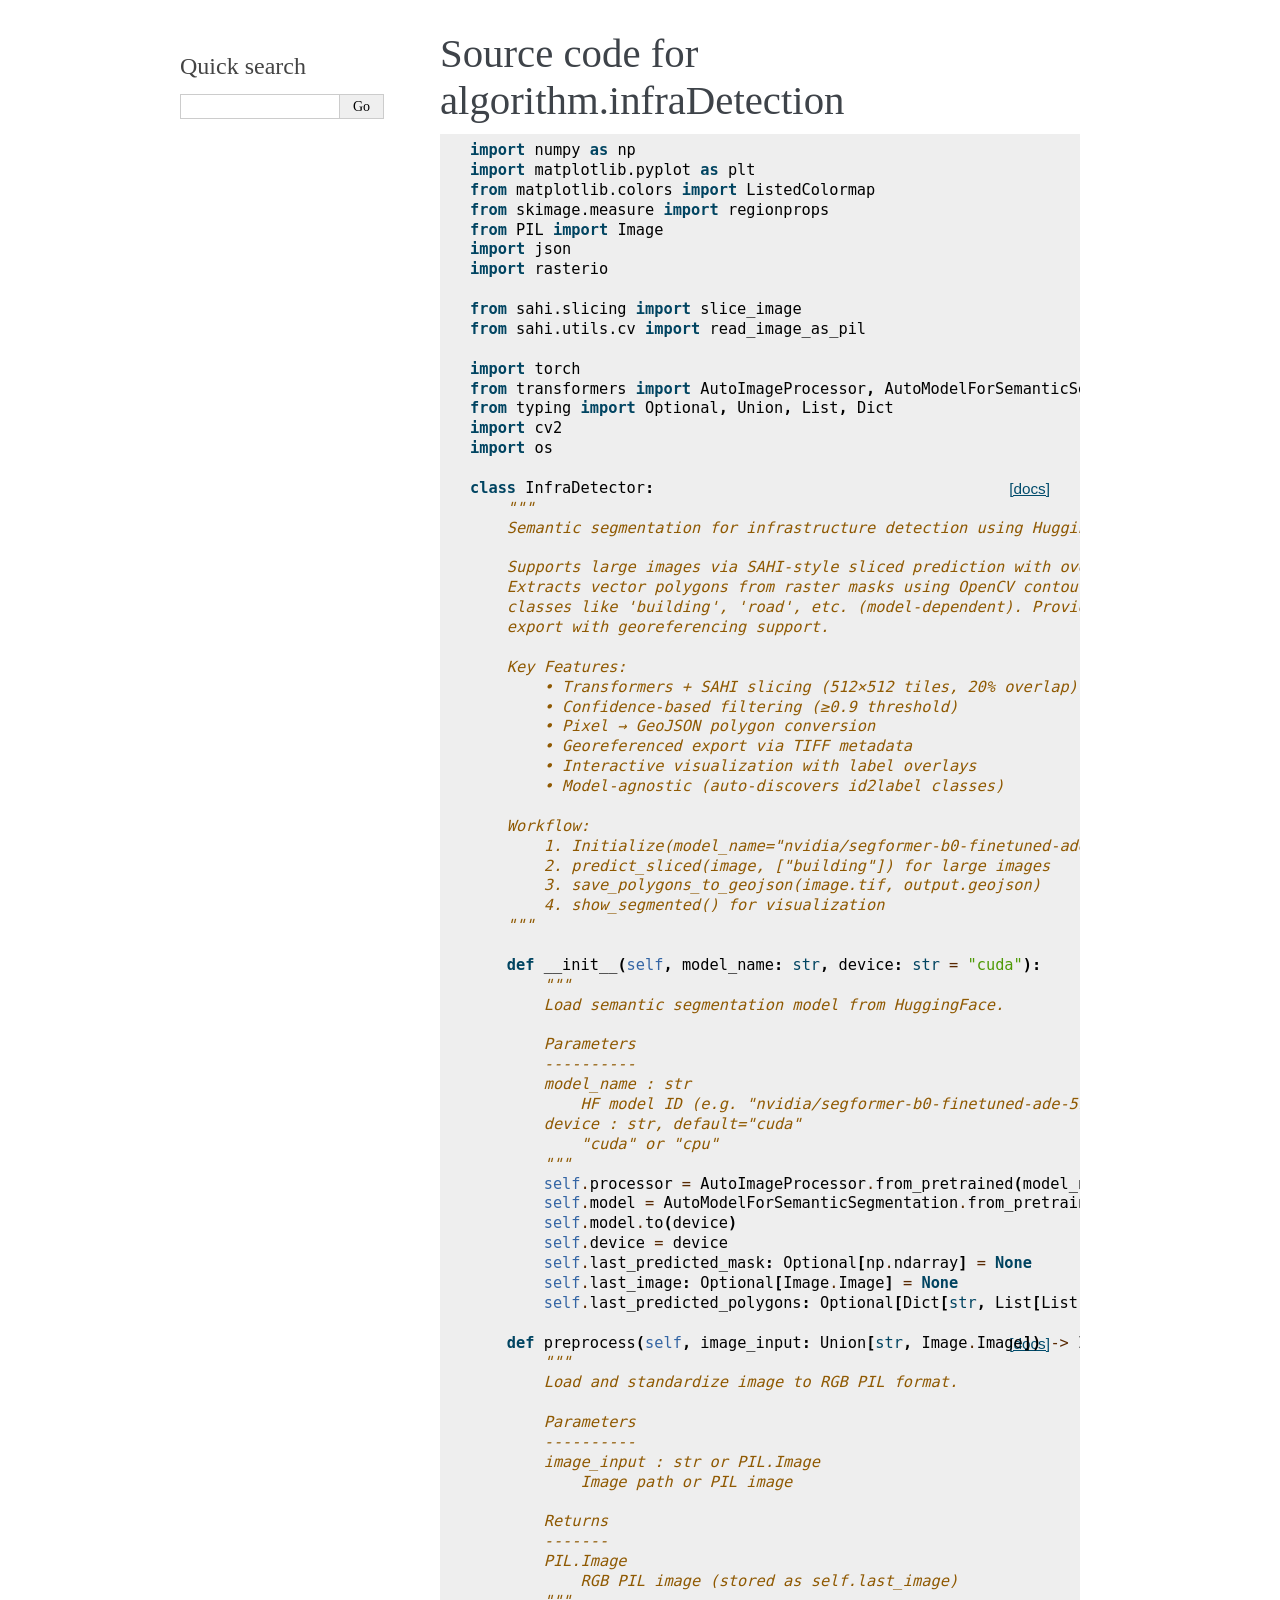
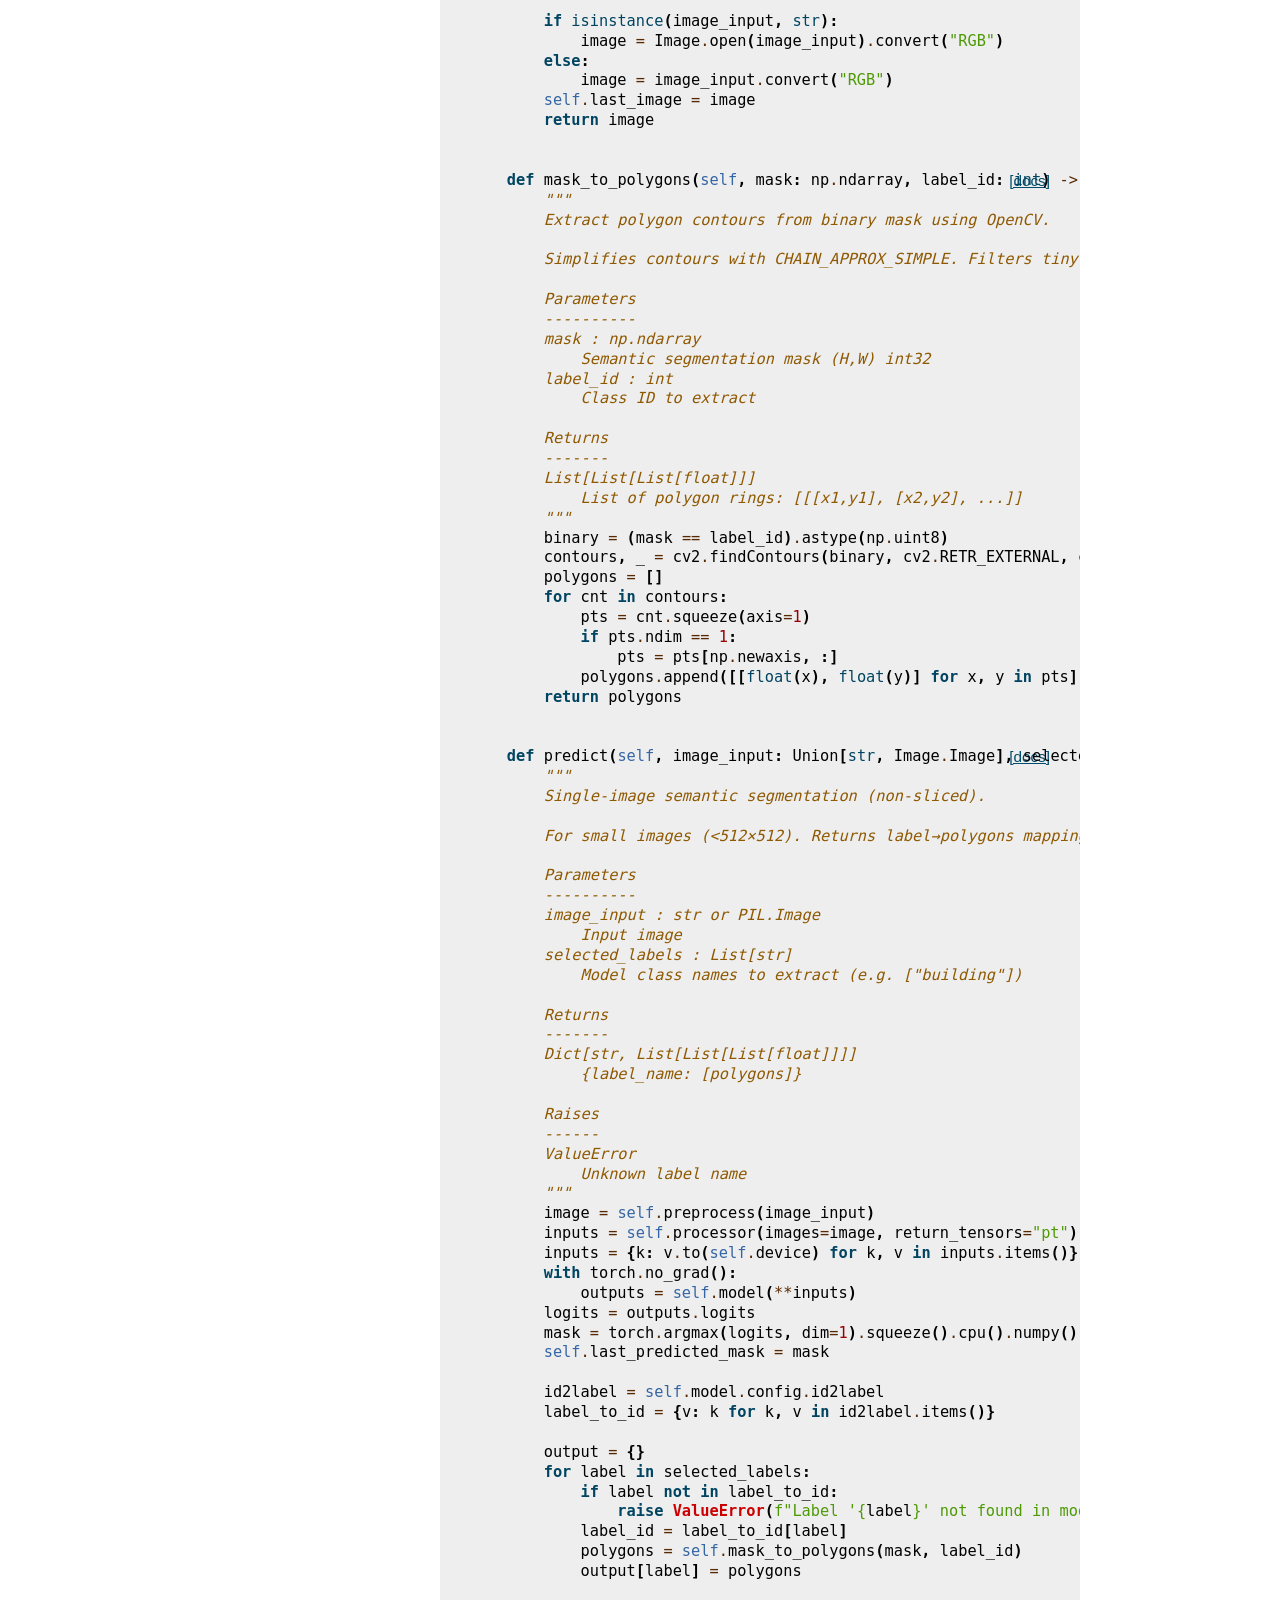
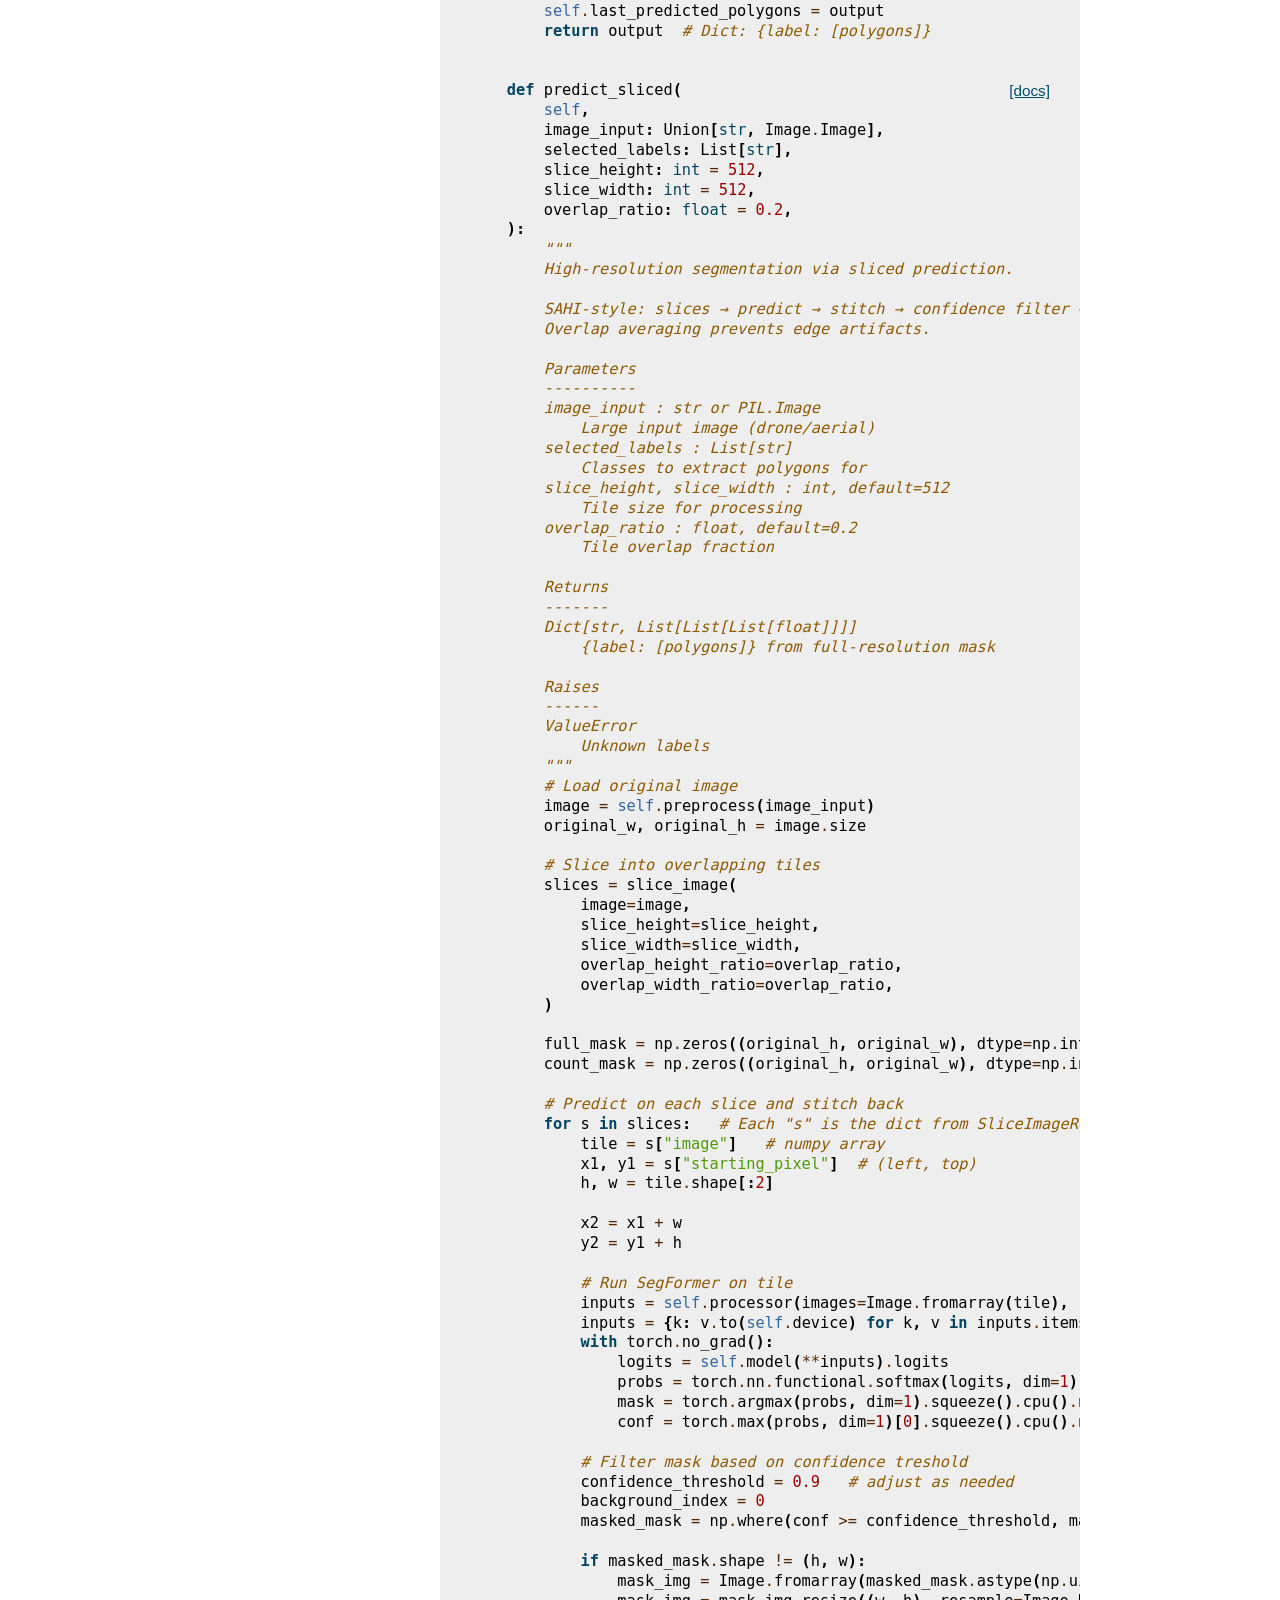
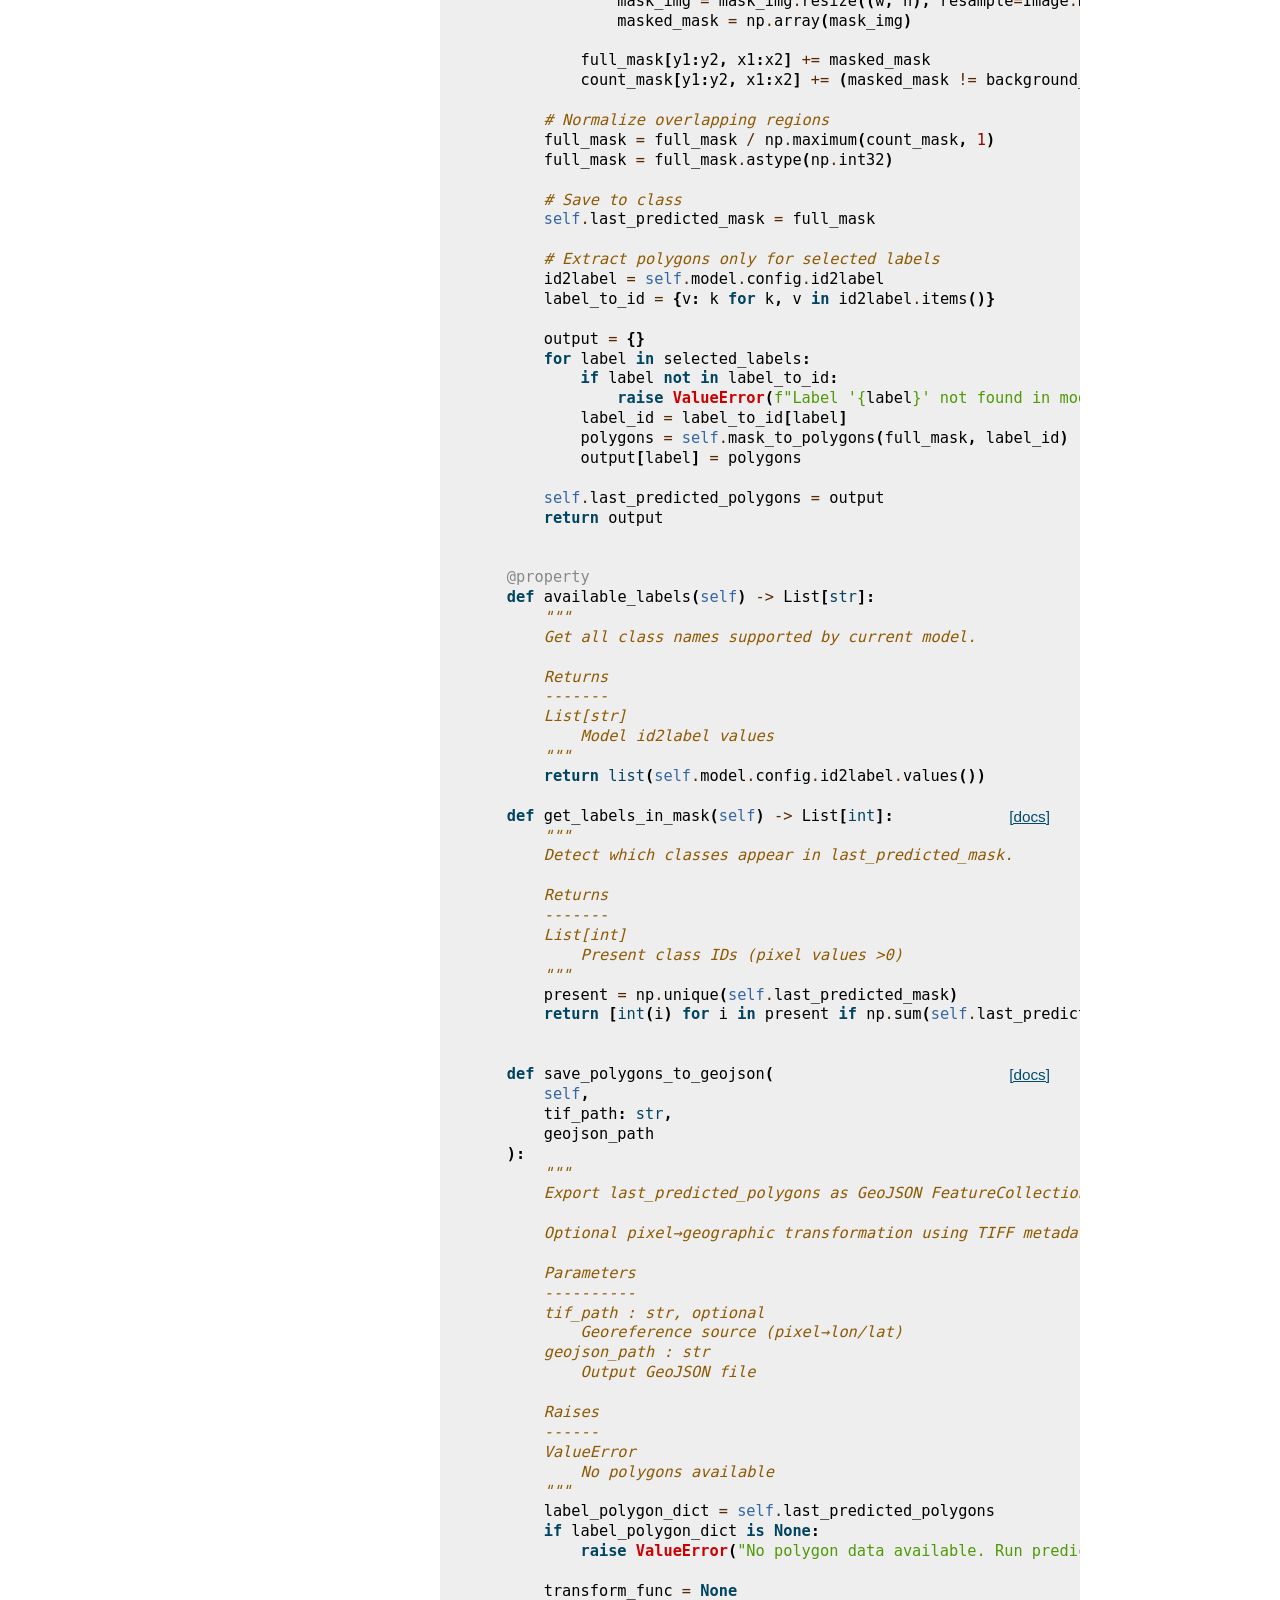
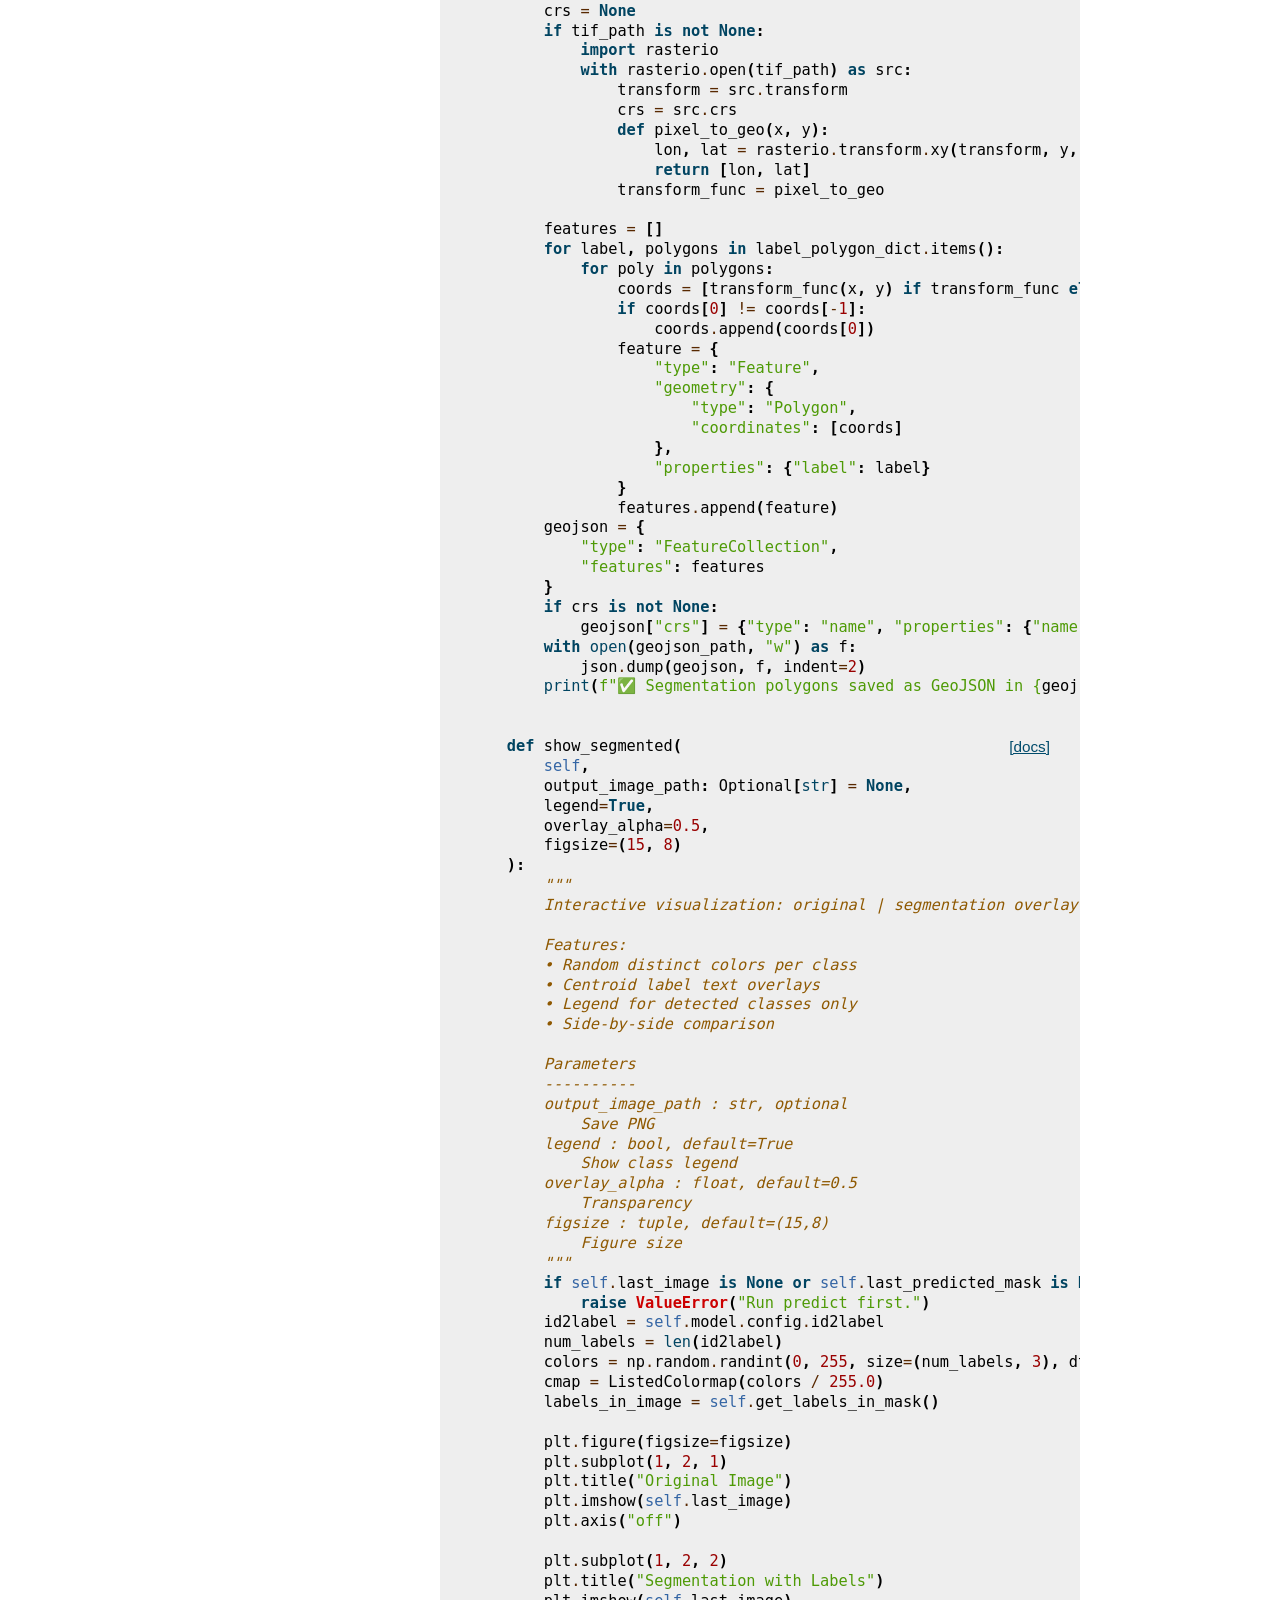
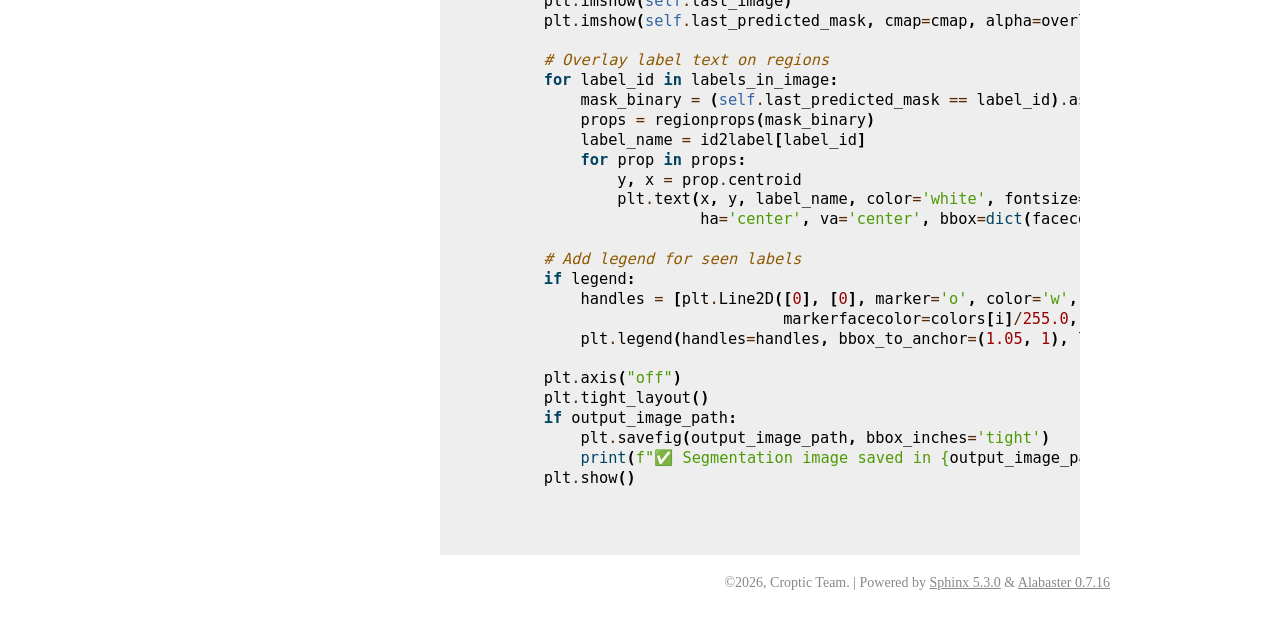
<file: docs/_build/_modules/algorithm/infraDetection.html>
<!DOCTYPE html>

<html lang="en">
  <head>
    <meta charset="utf-8" />
    <meta name="viewport" content="width=device-width, initial-scale=1.0" />
    <title>algorithm.infraDetection &#8212; Croptic Deep Learning Open  documentation</title>
    <link rel="stylesheet" type="text/css" href="../../_static/pygments.css" />
    <link rel="stylesheet" type="text/css" href="../../_static/alabaster.css" />
    <script data-url_root="../../" id="documentation_options" src="../../_static/documentation_options.js"></script>
    <script src="../../_static/jquery.js"></script>
    <script src="../../_static/underscore.js"></script>
    <script src="../../_static/_sphinx_javascript_frameworks_compat.js"></script>
    <script src="../../_static/doctools.js"></script>
    <script src="../../_static/sphinx_highlight.js"></script>
    <link rel="index" title="Index" href="../../genindex.html" />
    <link rel="search" title="Search" href="../../search.html" />
   
  <link rel="stylesheet" href="../../_static/custom.css" type="text/css" />
  

  
  

  </head><body>
  <div class="document">
    
      <div class="sphinxsidebar" role="navigation" aria-label="main navigation">
        <div class="sphinxsidebarwrapper"><div class="relations">
<h3>Related Topics</h3>
<ul>
  <li><a href="../../index.html">Documentation overview</a><ul>
  <li><a href="../index.html">Module code</a><ul>
  </ul></li>
  </ul></li>
</ul>
</div>
<div id="searchbox" style="display: none" role="search">
  <h3 id="searchlabel">Quick search</h3>
    <div class="searchformwrapper">
    <form class="search" action="../../search.html" method="get">
      <input type="text" name="q" aria-labelledby="searchlabel" autocomplete="off" autocorrect="off" autocapitalize="off" spellcheck="false"/>
      <input type="submit" value="Go" />
    </form>
    </div>
</div>
<script>document.getElementById('searchbox').style.display = "block"</script>
        </div>
      </div>
      <div class="documentwrapper">
        <div class="bodywrapper">
          

          <div class="body" role="main">
            
  <h1>Source code for algorithm.infraDetection</h1><div class="highlight"><pre>
<span></span><span class="kn">import</span><span class="w"> </span><span class="nn">numpy</span><span class="w"> </span><span class="k">as</span><span class="w"> </span><span class="nn">np</span>
<span class="kn">import</span><span class="w"> </span><span class="nn">matplotlib.pyplot</span><span class="w"> </span><span class="k">as</span><span class="w"> </span><span class="nn">plt</span>
<span class="kn">from</span><span class="w"> </span><span class="nn">matplotlib.colors</span><span class="w"> </span><span class="kn">import</span> <span class="n">ListedColormap</span>
<span class="kn">from</span><span class="w"> </span><span class="nn">skimage.measure</span><span class="w"> </span><span class="kn">import</span> <span class="n">regionprops</span>
<span class="kn">from</span><span class="w"> </span><span class="nn">PIL</span><span class="w"> </span><span class="kn">import</span> <span class="n">Image</span>
<span class="kn">import</span><span class="w"> </span><span class="nn">json</span>
<span class="kn">import</span><span class="w"> </span><span class="nn">rasterio</span>

<span class="kn">from</span><span class="w"> </span><span class="nn">sahi.slicing</span><span class="w"> </span><span class="kn">import</span> <span class="n">slice_image</span>
<span class="kn">from</span><span class="w"> </span><span class="nn">sahi.utils.cv</span><span class="w"> </span><span class="kn">import</span> <span class="n">read_image_as_pil</span>

<span class="kn">import</span><span class="w"> </span><span class="nn">torch</span>
<span class="kn">from</span><span class="w"> </span><span class="nn">transformers</span><span class="w"> </span><span class="kn">import</span> <span class="n">AutoImageProcessor</span><span class="p">,</span> <span class="n">AutoModelForSemanticSegmentation</span>
<span class="kn">from</span><span class="w"> </span><span class="nn">typing</span><span class="w"> </span><span class="kn">import</span> <span class="n">Optional</span><span class="p">,</span> <span class="n">Union</span><span class="p">,</span> <span class="n">List</span><span class="p">,</span> <span class="n">Dict</span>
<span class="kn">import</span><span class="w"> </span><span class="nn">cv2</span>
<span class="kn">import</span><span class="w"> </span><span class="nn">os</span>

<div class="viewcode-block" id="InfraDetector"><a class="viewcode-back" href="../../index.html#algorithm.infraDetection.InfraDetector">[docs]</a><span class="k">class</span><span class="w"> </span><span class="nc">InfraDetector</span><span class="p">:</span>
<span class="w">    </span><span class="sd">&quot;&quot;&quot;</span>
<span class="sd">    Semantic segmentation for infrastructure detection using HuggingFace Transformers.</span>

<span class="sd">    Supports large images via SAHI-style sliced prediction with overlap stitching.</span>
<span class="sd">    Extracts vector polygons from raster masks using OpenCV contours. Detects </span>
<span class="sd">    classes like &#39;building&#39;, &#39;road&#39;, etc. (model-dependent). Provides GeoJSON </span>
<span class="sd">    export with georeferencing support.</span>

<span class="sd">    Key Features:</span>
<span class="sd">        • Transformers + SAHI slicing (512×512 tiles, 20% overlap)</span>
<span class="sd">        • Confidence-based filtering (≥0.9 threshold)</span>
<span class="sd">        • Pixel → GeoJSON polygon conversion  </span>
<span class="sd">        • Georeferenced export via TIFF metadata</span>
<span class="sd">        • Interactive visualization with label overlays</span>
<span class="sd">        • Model-agnostic (auto-discovers id2label classes)</span>

<span class="sd">    Workflow:</span>
<span class="sd">        1. Initialize(model_name=&quot;nvidia/segformer-b0-finetuned-ade-512-512&quot;)</span>
<span class="sd">        2. predict_sliced(image, [&quot;building&quot;]) for large images</span>
<span class="sd">        3. save_polygons_to_geojson(image.tif, output.geojson)</span>
<span class="sd">        4. show_segmented() for visualization</span>
<span class="sd">    &quot;&quot;&quot;</span>

    <span class="k">def</span><span class="w"> </span><span class="fm">__init__</span><span class="p">(</span><span class="bp">self</span><span class="p">,</span> <span class="n">model_name</span><span class="p">:</span> <span class="nb">str</span><span class="p">,</span> <span class="n">device</span><span class="p">:</span> <span class="nb">str</span> <span class="o">=</span> <span class="s2">&quot;cuda&quot;</span><span class="p">):</span>
<span class="w">        </span><span class="sd">&quot;&quot;&quot;</span>
<span class="sd">        Load semantic segmentation model from HuggingFace.</span>

<span class="sd">        Parameters</span>
<span class="sd">        ----------</span>
<span class="sd">        model_name : str</span>
<span class="sd">            HF model ID (e.g. &quot;nvidia/segformer-b0-finetuned-ade-512-512&quot;)</span>
<span class="sd">        device : str, default=&quot;cuda&quot;</span>
<span class="sd">            &quot;cuda&quot; or &quot;cpu&quot;</span>
<span class="sd">        &quot;&quot;&quot;</span>
        <span class="bp">self</span><span class="o">.</span><span class="n">processor</span> <span class="o">=</span> <span class="n">AutoImageProcessor</span><span class="o">.</span><span class="n">from_pretrained</span><span class="p">(</span><span class="n">model_name</span><span class="p">)</span>
        <span class="bp">self</span><span class="o">.</span><span class="n">model</span> <span class="o">=</span> <span class="n">AutoModelForSemanticSegmentation</span><span class="o">.</span><span class="n">from_pretrained</span><span class="p">(</span><span class="n">model_name</span><span class="p">)</span>
        <span class="bp">self</span><span class="o">.</span><span class="n">model</span><span class="o">.</span><span class="n">to</span><span class="p">(</span><span class="n">device</span><span class="p">)</span>
        <span class="bp">self</span><span class="o">.</span><span class="n">device</span> <span class="o">=</span> <span class="n">device</span>
        <span class="bp">self</span><span class="o">.</span><span class="n">last_predicted_mask</span><span class="p">:</span> <span class="n">Optional</span><span class="p">[</span><span class="n">np</span><span class="o">.</span><span class="n">ndarray</span><span class="p">]</span> <span class="o">=</span> <span class="kc">None</span>
        <span class="bp">self</span><span class="o">.</span><span class="n">last_image</span><span class="p">:</span> <span class="n">Optional</span><span class="p">[</span><span class="n">Image</span><span class="o">.</span><span class="n">Image</span><span class="p">]</span> <span class="o">=</span> <span class="kc">None</span>
        <span class="bp">self</span><span class="o">.</span><span class="n">last_predicted_polygons</span><span class="p">:</span> <span class="n">Optional</span><span class="p">[</span><span class="n">Dict</span><span class="p">[</span><span class="nb">str</span><span class="p">,</span> <span class="n">List</span><span class="p">[</span><span class="n">List</span><span class="p">[</span><span class="n">List</span><span class="p">[</span><span class="nb">float</span><span class="p">]]]]]</span> <span class="o">=</span> <span class="kc">None</span>

<div class="viewcode-block" id="InfraDetector.preprocess"><a class="viewcode-back" href="../../index.html#algorithm.infraDetection.InfraDetector.preprocess">[docs]</a>    <span class="k">def</span><span class="w"> </span><span class="nf">preprocess</span><span class="p">(</span><span class="bp">self</span><span class="p">,</span> <span class="n">image_input</span><span class="p">:</span> <span class="n">Union</span><span class="p">[</span><span class="nb">str</span><span class="p">,</span> <span class="n">Image</span><span class="o">.</span><span class="n">Image</span><span class="p">])</span> <span class="o">-&gt;</span> <span class="n">Image</span><span class="o">.</span><span class="n">Image</span><span class="p">:</span>
<span class="w">        </span><span class="sd">&quot;&quot;&quot;</span>
<span class="sd">        Load and standardize image to RGB PIL format.</span>

<span class="sd">        Parameters</span>
<span class="sd">        ----------</span>
<span class="sd">        image_input : str or PIL.Image</span>
<span class="sd">            Image path or PIL image</span>

<span class="sd">        Returns</span>
<span class="sd">        -------</span>
<span class="sd">        PIL.Image</span>
<span class="sd">            RGB PIL image (stored as self.last_image)</span>
<span class="sd">        &quot;&quot;&quot;</span>
        <span class="k">if</span> <span class="nb">isinstance</span><span class="p">(</span><span class="n">image_input</span><span class="p">,</span> <span class="nb">str</span><span class="p">):</span>
            <span class="n">image</span> <span class="o">=</span> <span class="n">Image</span><span class="o">.</span><span class="n">open</span><span class="p">(</span><span class="n">image_input</span><span class="p">)</span><span class="o">.</span><span class="n">convert</span><span class="p">(</span><span class="s2">&quot;RGB&quot;</span><span class="p">)</span>
        <span class="k">else</span><span class="p">:</span>
            <span class="n">image</span> <span class="o">=</span> <span class="n">image_input</span><span class="o">.</span><span class="n">convert</span><span class="p">(</span><span class="s2">&quot;RGB&quot;</span><span class="p">)</span>
        <span class="bp">self</span><span class="o">.</span><span class="n">last_image</span> <span class="o">=</span> <span class="n">image</span>
        <span class="k">return</span> <span class="n">image</span></div>

<div class="viewcode-block" id="InfraDetector.mask_to_polygons"><a class="viewcode-back" href="../../index.html#algorithm.infraDetection.InfraDetector.mask_to_polygons">[docs]</a>    <span class="k">def</span><span class="w"> </span><span class="nf">mask_to_polygons</span><span class="p">(</span><span class="bp">self</span><span class="p">,</span> <span class="n">mask</span><span class="p">:</span> <span class="n">np</span><span class="o">.</span><span class="n">ndarray</span><span class="p">,</span> <span class="n">label_id</span><span class="p">:</span> <span class="nb">int</span><span class="p">)</span> <span class="o">-&gt;</span> <span class="n">List</span><span class="p">[</span><span class="n">List</span><span class="p">[</span><span class="n">List</span><span class="p">[</span><span class="nb">float</span><span class="p">]]]:</span>
<span class="w">        </span><span class="sd">&quot;&quot;&quot;</span>
<span class="sd">        Extract polygon contours from binary mask using OpenCV.</span>

<span class="sd">        Simplifies contours with CHAIN_APPROX_SIMPLE. Filters tiny contours.</span>

<span class="sd">        Parameters</span>
<span class="sd">        ----------</span>
<span class="sd">        mask : np.ndarray</span>
<span class="sd">            Semantic segmentation mask (H,W) int32</span>
<span class="sd">        label_id : int</span>
<span class="sd">            Class ID to extract</span>

<span class="sd">        Returns</span>
<span class="sd">        -------</span>
<span class="sd">        List[List[List[float]]]</span>
<span class="sd">            List of polygon rings: [[[x1,y1], [x2,y2], ...]]</span>
<span class="sd">        &quot;&quot;&quot;</span>
        <span class="n">binary</span> <span class="o">=</span> <span class="p">(</span><span class="n">mask</span> <span class="o">==</span> <span class="n">label_id</span><span class="p">)</span><span class="o">.</span><span class="n">astype</span><span class="p">(</span><span class="n">np</span><span class="o">.</span><span class="n">uint8</span><span class="p">)</span>
        <span class="n">contours</span><span class="p">,</span> <span class="n">_</span> <span class="o">=</span> <span class="n">cv2</span><span class="o">.</span><span class="n">findContours</span><span class="p">(</span><span class="n">binary</span><span class="p">,</span> <span class="n">cv2</span><span class="o">.</span><span class="n">RETR_EXTERNAL</span><span class="p">,</span> <span class="n">cv2</span><span class="o">.</span><span class="n">CHAIN_APPROX_SIMPLE</span><span class="p">)</span>
        <span class="n">polygons</span> <span class="o">=</span> <span class="p">[]</span>
        <span class="k">for</span> <span class="n">cnt</span> <span class="ow">in</span> <span class="n">contours</span><span class="p">:</span>
            <span class="n">pts</span> <span class="o">=</span> <span class="n">cnt</span><span class="o">.</span><span class="n">squeeze</span><span class="p">(</span><span class="n">axis</span><span class="o">=</span><span class="mi">1</span><span class="p">)</span>
            <span class="k">if</span> <span class="n">pts</span><span class="o">.</span><span class="n">ndim</span> <span class="o">==</span> <span class="mi">1</span><span class="p">:</span>
                <span class="n">pts</span> <span class="o">=</span> <span class="n">pts</span><span class="p">[</span><span class="n">np</span><span class="o">.</span><span class="n">newaxis</span><span class="p">,</span> <span class="p">:]</span>
            <span class="n">polygons</span><span class="o">.</span><span class="n">append</span><span class="p">([[</span><span class="nb">float</span><span class="p">(</span><span class="n">x</span><span class="p">),</span> <span class="nb">float</span><span class="p">(</span><span class="n">y</span><span class="p">)]</span> <span class="k">for</span> <span class="n">x</span><span class="p">,</span> <span class="n">y</span> <span class="ow">in</span> <span class="n">pts</span><span class="p">])</span>
        <span class="k">return</span> <span class="n">polygons</span></div>

<div class="viewcode-block" id="InfraDetector.predict"><a class="viewcode-back" href="../../index.html#algorithm.infraDetection.InfraDetector.predict">[docs]</a>    <span class="k">def</span><span class="w"> </span><span class="nf">predict</span><span class="p">(</span><span class="bp">self</span><span class="p">,</span> <span class="n">image_input</span><span class="p">:</span> <span class="n">Union</span><span class="p">[</span><span class="nb">str</span><span class="p">,</span> <span class="n">Image</span><span class="o">.</span><span class="n">Image</span><span class="p">],</span> <span class="n">selected_labels</span><span class="p">:</span> <span class="n">List</span><span class="p">[</span><span class="nb">str</span><span class="p">])</span> <span class="o">-&gt;</span> <span class="n">Dict</span><span class="p">[</span><span class="nb">str</span><span class="p">,</span> <span class="n">List</span><span class="p">[</span><span class="n">List</span><span class="p">[</span><span class="n">List</span><span class="p">[</span><span class="nb">float</span><span class="p">]]]]:</span>
<span class="w">        </span><span class="sd">&quot;&quot;&quot;</span>
<span class="sd">        Single-image semantic segmentation (non-sliced).</span>

<span class="sd">        For small images (&lt;512×512). Returns label→polygons mapping.</span>

<span class="sd">        Parameters</span>
<span class="sd">        ----------</span>
<span class="sd">        image_input : str or PIL.Image</span>
<span class="sd">            Input image</span>
<span class="sd">        selected_labels : List[str]</span>
<span class="sd">            Model class names to extract (e.g. [&quot;building&quot;])</span>

<span class="sd">        Returns</span>
<span class="sd">        -------</span>
<span class="sd">        Dict[str, List[List[List[float]]]]</span>
<span class="sd">            {label_name: [polygons]}</span>

<span class="sd">        Raises</span>
<span class="sd">        ------</span>
<span class="sd">        ValueError</span>
<span class="sd">            Unknown label name</span>
<span class="sd">        &quot;&quot;&quot;</span>
        <span class="n">image</span> <span class="o">=</span> <span class="bp">self</span><span class="o">.</span><span class="n">preprocess</span><span class="p">(</span><span class="n">image_input</span><span class="p">)</span>
        <span class="n">inputs</span> <span class="o">=</span> <span class="bp">self</span><span class="o">.</span><span class="n">processor</span><span class="p">(</span><span class="n">images</span><span class="o">=</span><span class="n">image</span><span class="p">,</span> <span class="n">return_tensors</span><span class="o">=</span><span class="s2">&quot;pt&quot;</span><span class="p">)</span>
        <span class="n">inputs</span> <span class="o">=</span> <span class="p">{</span><span class="n">k</span><span class="p">:</span> <span class="n">v</span><span class="o">.</span><span class="n">to</span><span class="p">(</span><span class="bp">self</span><span class="o">.</span><span class="n">device</span><span class="p">)</span> <span class="k">for</span> <span class="n">k</span><span class="p">,</span> <span class="n">v</span> <span class="ow">in</span> <span class="n">inputs</span><span class="o">.</span><span class="n">items</span><span class="p">()}</span>
        <span class="k">with</span> <span class="n">torch</span><span class="o">.</span><span class="n">no_grad</span><span class="p">():</span>
            <span class="n">outputs</span> <span class="o">=</span> <span class="bp">self</span><span class="o">.</span><span class="n">model</span><span class="p">(</span><span class="o">**</span><span class="n">inputs</span><span class="p">)</span>
        <span class="n">logits</span> <span class="o">=</span> <span class="n">outputs</span><span class="o">.</span><span class="n">logits</span>
        <span class="n">mask</span> <span class="o">=</span> <span class="n">torch</span><span class="o">.</span><span class="n">argmax</span><span class="p">(</span><span class="n">logits</span><span class="p">,</span> <span class="n">dim</span><span class="o">=</span><span class="mi">1</span><span class="p">)</span><span class="o">.</span><span class="n">squeeze</span><span class="p">()</span><span class="o">.</span><span class="n">cpu</span><span class="p">()</span><span class="o">.</span><span class="n">numpy</span><span class="p">()</span>
        <span class="bp">self</span><span class="o">.</span><span class="n">last_predicted_mask</span> <span class="o">=</span> <span class="n">mask</span>

        <span class="n">id2label</span> <span class="o">=</span> <span class="bp">self</span><span class="o">.</span><span class="n">model</span><span class="o">.</span><span class="n">config</span><span class="o">.</span><span class="n">id2label</span>
        <span class="n">label_to_id</span> <span class="o">=</span> <span class="p">{</span><span class="n">v</span><span class="p">:</span> <span class="n">k</span> <span class="k">for</span> <span class="n">k</span><span class="p">,</span> <span class="n">v</span> <span class="ow">in</span> <span class="n">id2label</span><span class="o">.</span><span class="n">items</span><span class="p">()}</span>

        <span class="n">output</span> <span class="o">=</span> <span class="p">{}</span>
        <span class="k">for</span> <span class="n">label</span> <span class="ow">in</span> <span class="n">selected_labels</span><span class="p">:</span>
            <span class="k">if</span> <span class="n">label</span> <span class="ow">not</span> <span class="ow">in</span> <span class="n">label_to_id</span><span class="p">:</span>
                <span class="k">raise</span> <span class="ne">ValueError</span><span class="p">(</span><span class="sa">f</span><span class="s2">&quot;Label &#39;</span><span class="si">{</span><span class="n">label</span><span class="si">}</span><span class="s2">&#39; not found in model classes: </span><span class="si">{</span><span class="nb">list</span><span class="p">(</span><span class="n">id2label</span><span class="o">.</span><span class="n">values</span><span class="p">())</span><span class="si">}</span><span class="s2">&quot;</span><span class="p">)</span>
            <span class="n">label_id</span> <span class="o">=</span> <span class="n">label_to_id</span><span class="p">[</span><span class="n">label</span><span class="p">]</span>
            <span class="n">polygons</span> <span class="o">=</span> <span class="bp">self</span><span class="o">.</span><span class="n">mask_to_polygons</span><span class="p">(</span><span class="n">mask</span><span class="p">,</span> <span class="n">label_id</span><span class="p">)</span>
            <span class="n">output</span><span class="p">[</span><span class="n">label</span><span class="p">]</span> <span class="o">=</span> <span class="n">polygons</span>
        
        <span class="bp">self</span><span class="o">.</span><span class="n">last_predicted_polygons</span> <span class="o">=</span> <span class="n">output</span> 
        <span class="k">return</span> <span class="n">output</span>  <span class="c1"># Dict: {label: [polygons]}</span></div>

<div class="viewcode-block" id="InfraDetector.predict_sliced"><a class="viewcode-back" href="../../index.html#algorithm.infraDetection.InfraDetector.predict_sliced">[docs]</a>    <span class="k">def</span><span class="w"> </span><span class="nf">predict_sliced</span><span class="p">(</span>
        <span class="bp">self</span><span class="p">,</span>
        <span class="n">image_input</span><span class="p">:</span> <span class="n">Union</span><span class="p">[</span><span class="nb">str</span><span class="p">,</span> <span class="n">Image</span><span class="o">.</span><span class="n">Image</span><span class="p">],</span>
        <span class="n">selected_labels</span><span class="p">:</span> <span class="n">List</span><span class="p">[</span><span class="nb">str</span><span class="p">],</span>
        <span class="n">slice_height</span><span class="p">:</span> <span class="nb">int</span> <span class="o">=</span> <span class="mi">512</span><span class="p">,</span>
        <span class="n">slice_width</span><span class="p">:</span> <span class="nb">int</span> <span class="o">=</span> <span class="mi">512</span><span class="p">,</span>
        <span class="n">overlap_ratio</span><span class="p">:</span> <span class="nb">float</span> <span class="o">=</span> <span class="mf">0.2</span><span class="p">,</span>
    <span class="p">):</span>
<span class="w">        </span><span class="sd">&quot;&quot;&quot;</span>
<span class="sd">        High-resolution segmentation via sliced prediction.</span>

<span class="sd">        SAHI-style: slices → predict → stitch → confidence filter → polygons.</span>
<span class="sd">        Overlap averaging prevents edge artifacts.</span>

<span class="sd">        Parameters</span>
<span class="sd">        ----------</span>
<span class="sd">        image_input : str or PIL.Image</span>
<span class="sd">            Large input image (drone/aerial)</span>
<span class="sd">        selected_labels : List[str]</span>
<span class="sd">            Classes to extract polygons for</span>
<span class="sd">        slice_height, slice_width : int, default=512</span>
<span class="sd">            Tile size for processing</span>
<span class="sd">        overlap_ratio : float, default=0.2</span>
<span class="sd">            Tile overlap fraction</span>

<span class="sd">        Returns</span>
<span class="sd">        -------</span>
<span class="sd">        Dict[str, List[List[List[float]]]]</span>
<span class="sd">            {label: [polygons]} from full-resolution mask</span>

<span class="sd">        Raises</span>
<span class="sd">        ------</span>
<span class="sd">        ValueError</span>
<span class="sd">            Unknown labels</span>
<span class="sd">        &quot;&quot;&quot;</span>
        <span class="c1"># Load original image</span>
        <span class="n">image</span> <span class="o">=</span> <span class="bp">self</span><span class="o">.</span><span class="n">preprocess</span><span class="p">(</span><span class="n">image_input</span><span class="p">)</span>
        <span class="n">original_w</span><span class="p">,</span> <span class="n">original_h</span> <span class="o">=</span> <span class="n">image</span><span class="o">.</span><span class="n">size</span>

        <span class="c1"># Slice into overlapping tiles</span>
        <span class="n">slices</span> <span class="o">=</span> <span class="n">slice_image</span><span class="p">(</span>
            <span class="n">image</span><span class="o">=</span><span class="n">image</span><span class="p">,</span>
            <span class="n">slice_height</span><span class="o">=</span><span class="n">slice_height</span><span class="p">,</span>
            <span class="n">slice_width</span><span class="o">=</span><span class="n">slice_width</span><span class="p">,</span>
            <span class="n">overlap_height_ratio</span><span class="o">=</span><span class="n">overlap_ratio</span><span class="p">,</span>
            <span class="n">overlap_width_ratio</span><span class="o">=</span><span class="n">overlap_ratio</span><span class="p">,</span>
        <span class="p">)</span>

        <span class="n">full_mask</span> <span class="o">=</span> <span class="n">np</span><span class="o">.</span><span class="n">zeros</span><span class="p">((</span><span class="n">original_h</span><span class="p">,</span> <span class="n">original_w</span><span class="p">),</span> <span class="n">dtype</span><span class="o">=</span><span class="n">np</span><span class="o">.</span><span class="n">int32</span><span class="p">)</span>
        <span class="n">count_mask</span> <span class="o">=</span> <span class="n">np</span><span class="o">.</span><span class="n">zeros</span><span class="p">((</span><span class="n">original_h</span><span class="p">,</span> <span class="n">original_w</span><span class="p">),</span> <span class="n">dtype</span><span class="o">=</span><span class="n">np</span><span class="o">.</span><span class="n">int32</span><span class="p">)</span>

        <span class="c1"># Predict on each slice and stitch back</span>
        <span class="k">for</span> <span class="n">s</span> <span class="ow">in</span> <span class="n">slices</span><span class="p">:</span>   <span class="c1"># Each &quot;s&quot; is the dict from SliceImageResult</span>
            <span class="n">tile</span> <span class="o">=</span> <span class="n">s</span><span class="p">[</span><span class="s2">&quot;image&quot;</span><span class="p">]</span>   <span class="c1"># numpy array</span>
            <span class="n">x1</span><span class="p">,</span> <span class="n">y1</span> <span class="o">=</span> <span class="n">s</span><span class="p">[</span><span class="s2">&quot;starting_pixel&quot;</span><span class="p">]</span>  <span class="c1"># (left, top)</span>
            <span class="n">h</span><span class="p">,</span> <span class="n">w</span> <span class="o">=</span> <span class="n">tile</span><span class="o">.</span><span class="n">shape</span><span class="p">[:</span><span class="mi">2</span><span class="p">]</span>

            <span class="n">x2</span> <span class="o">=</span> <span class="n">x1</span> <span class="o">+</span> <span class="n">w</span>
            <span class="n">y2</span> <span class="o">=</span> <span class="n">y1</span> <span class="o">+</span> <span class="n">h</span>

            <span class="c1"># Run SegFormer on tile</span>
            <span class="n">inputs</span> <span class="o">=</span> <span class="bp">self</span><span class="o">.</span><span class="n">processor</span><span class="p">(</span><span class="n">images</span><span class="o">=</span><span class="n">Image</span><span class="o">.</span><span class="n">fromarray</span><span class="p">(</span><span class="n">tile</span><span class="p">),</span> <span class="n">return_tensors</span><span class="o">=</span><span class="s2">&quot;pt&quot;</span><span class="p">)</span>
            <span class="n">inputs</span> <span class="o">=</span> <span class="p">{</span><span class="n">k</span><span class="p">:</span> <span class="n">v</span><span class="o">.</span><span class="n">to</span><span class="p">(</span><span class="bp">self</span><span class="o">.</span><span class="n">device</span><span class="p">)</span> <span class="k">for</span> <span class="n">k</span><span class="p">,</span> <span class="n">v</span> <span class="ow">in</span> <span class="n">inputs</span><span class="o">.</span><span class="n">items</span><span class="p">()}</span>
            <span class="k">with</span> <span class="n">torch</span><span class="o">.</span><span class="n">no_grad</span><span class="p">():</span>
                <span class="n">logits</span> <span class="o">=</span> <span class="bp">self</span><span class="o">.</span><span class="n">model</span><span class="p">(</span><span class="o">**</span><span class="n">inputs</span><span class="p">)</span><span class="o">.</span><span class="n">logits</span>
                <span class="n">probs</span> <span class="o">=</span> <span class="n">torch</span><span class="o">.</span><span class="n">nn</span><span class="o">.</span><span class="n">functional</span><span class="o">.</span><span class="n">softmax</span><span class="p">(</span><span class="n">logits</span><span class="p">,</span> <span class="n">dim</span><span class="o">=</span><span class="mi">1</span><span class="p">)</span>
                <span class="n">mask</span> <span class="o">=</span> <span class="n">torch</span><span class="o">.</span><span class="n">argmax</span><span class="p">(</span><span class="n">probs</span><span class="p">,</span> <span class="n">dim</span><span class="o">=</span><span class="mi">1</span><span class="p">)</span><span class="o">.</span><span class="n">squeeze</span><span class="p">()</span><span class="o">.</span><span class="n">cpu</span><span class="p">()</span><span class="o">.</span><span class="n">numpy</span><span class="p">()</span>
                <span class="n">conf</span> <span class="o">=</span> <span class="n">torch</span><span class="o">.</span><span class="n">max</span><span class="p">(</span><span class="n">probs</span><span class="p">,</span> <span class="n">dim</span><span class="o">=</span><span class="mi">1</span><span class="p">)[</span><span class="mi">0</span><span class="p">]</span><span class="o">.</span><span class="n">squeeze</span><span class="p">()</span><span class="o">.</span><span class="n">cpu</span><span class="p">()</span><span class="o">.</span><span class="n">numpy</span><span class="p">()</span>

            <span class="c1"># Filter mask based on confidence treshold</span>
            <span class="n">confidence_threshold</span> <span class="o">=</span> <span class="mf">0.9</span>   <span class="c1"># adjust as needed</span>
            <span class="n">background_index</span> <span class="o">=</span> <span class="mi">0</span>
            <span class="n">masked_mask</span> <span class="o">=</span> <span class="n">np</span><span class="o">.</span><span class="n">where</span><span class="p">(</span><span class="n">conf</span> <span class="o">&gt;=</span> <span class="n">confidence_threshold</span><span class="p">,</span> <span class="n">mask</span><span class="p">,</span> <span class="n">background_index</span><span class="p">)</span>

            <span class="k">if</span> <span class="n">masked_mask</span><span class="o">.</span><span class="n">shape</span> <span class="o">!=</span> <span class="p">(</span><span class="n">h</span><span class="p">,</span> <span class="n">w</span><span class="p">):</span>
                <span class="n">mask_img</span> <span class="o">=</span> <span class="n">Image</span><span class="o">.</span><span class="n">fromarray</span><span class="p">(</span><span class="n">masked_mask</span><span class="o">.</span><span class="n">astype</span><span class="p">(</span><span class="n">np</span><span class="o">.</span><span class="n">uint8</span><span class="p">))</span>
                <span class="n">mask_img</span> <span class="o">=</span> <span class="n">mask_img</span><span class="o">.</span><span class="n">resize</span><span class="p">((</span><span class="n">w</span><span class="p">,</span> <span class="n">h</span><span class="p">),</span> <span class="n">resample</span><span class="o">=</span><span class="n">Image</span><span class="o">.</span><span class="n">NEAREST</span><span class="p">)</span>
                <span class="n">masked_mask</span> <span class="o">=</span> <span class="n">np</span><span class="o">.</span><span class="n">array</span><span class="p">(</span><span class="n">mask_img</span><span class="p">)</span>

            <span class="n">full_mask</span><span class="p">[</span><span class="n">y1</span><span class="p">:</span><span class="n">y2</span><span class="p">,</span> <span class="n">x1</span><span class="p">:</span><span class="n">x2</span><span class="p">]</span> <span class="o">+=</span> <span class="n">masked_mask</span>
            <span class="n">count_mask</span><span class="p">[</span><span class="n">y1</span><span class="p">:</span><span class="n">y2</span><span class="p">,</span> <span class="n">x1</span><span class="p">:</span><span class="n">x2</span><span class="p">]</span> <span class="o">+=</span> <span class="p">(</span><span class="n">masked_mask</span> <span class="o">!=</span> <span class="n">background_index</span><span class="p">)</span>

        <span class="c1"># Normalize overlapping regions</span>
        <span class="n">full_mask</span> <span class="o">=</span> <span class="n">full_mask</span> <span class="o">/</span> <span class="n">np</span><span class="o">.</span><span class="n">maximum</span><span class="p">(</span><span class="n">count_mask</span><span class="p">,</span> <span class="mi">1</span><span class="p">)</span>
        <span class="n">full_mask</span> <span class="o">=</span> <span class="n">full_mask</span><span class="o">.</span><span class="n">astype</span><span class="p">(</span><span class="n">np</span><span class="o">.</span><span class="n">int32</span><span class="p">)</span>

        <span class="c1"># Save to class</span>
        <span class="bp">self</span><span class="o">.</span><span class="n">last_predicted_mask</span> <span class="o">=</span> <span class="n">full_mask</span>

        <span class="c1"># Extract polygons only for selected labels</span>
        <span class="n">id2label</span> <span class="o">=</span> <span class="bp">self</span><span class="o">.</span><span class="n">model</span><span class="o">.</span><span class="n">config</span><span class="o">.</span><span class="n">id2label</span>
        <span class="n">label_to_id</span> <span class="o">=</span> <span class="p">{</span><span class="n">v</span><span class="p">:</span> <span class="n">k</span> <span class="k">for</span> <span class="n">k</span><span class="p">,</span> <span class="n">v</span> <span class="ow">in</span> <span class="n">id2label</span><span class="o">.</span><span class="n">items</span><span class="p">()}</span>

        <span class="n">output</span> <span class="o">=</span> <span class="p">{}</span>
        <span class="k">for</span> <span class="n">label</span> <span class="ow">in</span> <span class="n">selected_labels</span><span class="p">:</span>
            <span class="k">if</span> <span class="n">label</span> <span class="ow">not</span> <span class="ow">in</span> <span class="n">label_to_id</span><span class="p">:</span>
                <span class="k">raise</span> <span class="ne">ValueError</span><span class="p">(</span><span class="sa">f</span><span class="s2">&quot;Label &#39;</span><span class="si">{</span><span class="n">label</span><span class="si">}</span><span class="s2">&#39; not found in model classes.&quot;</span><span class="p">)</span>
            <span class="n">label_id</span> <span class="o">=</span> <span class="n">label_to_id</span><span class="p">[</span><span class="n">label</span><span class="p">]</span>
            <span class="n">polygons</span> <span class="o">=</span> <span class="bp">self</span><span class="o">.</span><span class="n">mask_to_polygons</span><span class="p">(</span><span class="n">full_mask</span><span class="p">,</span> <span class="n">label_id</span><span class="p">)</span>
            <span class="n">output</span><span class="p">[</span><span class="n">label</span><span class="p">]</span> <span class="o">=</span> <span class="n">polygons</span>

        <span class="bp">self</span><span class="o">.</span><span class="n">last_predicted_polygons</span> <span class="o">=</span> <span class="n">output</span>
        <span class="k">return</span> <span class="n">output</span></div>

    <span class="nd">@property</span>
    <span class="k">def</span><span class="w"> </span><span class="nf">available_labels</span><span class="p">(</span><span class="bp">self</span><span class="p">)</span> <span class="o">-&gt;</span> <span class="n">List</span><span class="p">[</span><span class="nb">str</span><span class="p">]:</span>
<span class="w">        </span><span class="sd">&quot;&quot;&quot;</span>
<span class="sd">        Get all class names supported by current model.</span>

<span class="sd">        Returns</span>
<span class="sd">        -------</span>
<span class="sd">        List[str]</span>
<span class="sd">            Model id2label values</span>
<span class="sd">        &quot;&quot;&quot;</span>
        <span class="k">return</span> <span class="nb">list</span><span class="p">(</span><span class="bp">self</span><span class="o">.</span><span class="n">model</span><span class="o">.</span><span class="n">config</span><span class="o">.</span><span class="n">id2label</span><span class="o">.</span><span class="n">values</span><span class="p">())</span>

<div class="viewcode-block" id="InfraDetector.get_labels_in_mask"><a class="viewcode-back" href="../../index.html#algorithm.infraDetection.InfraDetector.get_labels_in_mask">[docs]</a>    <span class="k">def</span><span class="w"> </span><span class="nf">get_labels_in_mask</span><span class="p">(</span><span class="bp">self</span><span class="p">)</span> <span class="o">-&gt;</span> <span class="n">List</span><span class="p">[</span><span class="nb">int</span><span class="p">]:</span>
<span class="w">        </span><span class="sd">&quot;&quot;&quot;</span>
<span class="sd">        Detect which classes appear in last_predicted_mask.</span>

<span class="sd">        Returns</span>
<span class="sd">        -------</span>
<span class="sd">        List[int]</span>
<span class="sd">            Present class IDs (pixel values &gt;0)</span>
<span class="sd">        &quot;&quot;&quot;</span>
        <span class="n">present</span> <span class="o">=</span> <span class="n">np</span><span class="o">.</span><span class="n">unique</span><span class="p">(</span><span class="bp">self</span><span class="o">.</span><span class="n">last_predicted_mask</span><span class="p">)</span>
        <span class="k">return</span> <span class="p">[</span><span class="nb">int</span><span class="p">(</span><span class="n">i</span><span class="p">)</span> <span class="k">for</span> <span class="n">i</span> <span class="ow">in</span> <span class="n">present</span> <span class="k">if</span> <span class="n">np</span><span class="o">.</span><span class="n">sum</span><span class="p">(</span><span class="bp">self</span><span class="o">.</span><span class="n">last_predicted_mask</span> <span class="o">==</span> <span class="n">i</span><span class="p">)</span> <span class="o">&gt;</span> <span class="mi">0</span><span class="p">]</span></div>

<div class="viewcode-block" id="InfraDetector.save_polygons_to_geojson"><a class="viewcode-back" href="../../index.html#algorithm.infraDetection.InfraDetector.save_polygons_to_geojson">[docs]</a>    <span class="k">def</span><span class="w"> </span><span class="nf">save_polygons_to_geojson</span><span class="p">(</span>
        <span class="bp">self</span><span class="p">,</span>
        <span class="n">tif_path</span><span class="p">:</span> <span class="nb">str</span><span class="p">,</span>
        <span class="n">geojson_path</span>
    <span class="p">):</span>
<span class="w">        </span><span class="sd">&quot;&quot;&quot;</span>
<span class="sd">        Export last_predicted_polygons as GeoJSON FeatureCollection.</span>

<span class="sd">        Optional pixel→geographic transformation using TIFF metadata.</span>

<span class="sd">        Parameters</span>
<span class="sd">        ----------</span>
<span class="sd">        tif_path : str, optional</span>
<span class="sd">            Georeference source (pixel→lon/lat)</span>
<span class="sd">        geojson_path : str</span>
<span class="sd">            Output GeoJSON file</span>

<span class="sd">        Raises</span>
<span class="sd">        ------</span>
<span class="sd">        ValueError</span>
<span class="sd">            No polygons available</span>
<span class="sd">        &quot;&quot;&quot;</span>
        <span class="n">label_polygon_dict</span> <span class="o">=</span> <span class="bp">self</span><span class="o">.</span><span class="n">last_predicted_polygons</span>
        <span class="k">if</span> <span class="n">label_polygon_dict</span> <span class="ow">is</span> <span class="kc">None</span><span class="p">:</span>
            <span class="k">raise</span> <span class="ne">ValueError</span><span class="p">(</span><span class="s2">&quot;No polygon data available. Run predict() first.&quot;</span><span class="p">)</span>

        <span class="n">transform_func</span> <span class="o">=</span> <span class="kc">None</span>
        <span class="n">crs</span> <span class="o">=</span> <span class="kc">None</span>
        <span class="k">if</span> <span class="n">tif_path</span> <span class="ow">is</span> <span class="ow">not</span> <span class="kc">None</span><span class="p">:</span>
            <span class="kn">import</span><span class="w"> </span><span class="nn">rasterio</span>
            <span class="k">with</span> <span class="n">rasterio</span><span class="o">.</span><span class="n">open</span><span class="p">(</span><span class="n">tif_path</span><span class="p">)</span> <span class="k">as</span> <span class="n">src</span><span class="p">:</span>
                <span class="n">transform</span> <span class="o">=</span> <span class="n">src</span><span class="o">.</span><span class="n">transform</span>
                <span class="n">crs</span> <span class="o">=</span> <span class="n">src</span><span class="o">.</span><span class="n">crs</span>
                <span class="k">def</span><span class="w"> </span><span class="nf">pixel_to_geo</span><span class="p">(</span><span class="n">x</span><span class="p">,</span> <span class="n">y</span><span class="p">):</span>
                    <span class="n">lon</span><span class="p">,</span> <span class="n">lat</span> <span class="o">=</span> <span class="n">rasterio</span><span class="o">.</span><span class="n">transform</span><span class="o">.</span><span class="n">xy</span><span class="p">(</span><span class="n">transform</span><span class="p">,</span> <span class="n">y</span><span class="p">,</span> <span class="n">x</span><span class="p">)</span>
                    <span class="k">return</span> <span class="p">[</span><span class="n">lon</span><span class="p">,</span> <span class="n">lat</span><span class="p">]</span>
                <span class="n">transform_func</span> <span class="o">=</span> <span class="n">pixel_to_geo</span>

        <span class="n">features</span> <span class="o">=</span> <span class="p">[]</span>
        <span class="k">for</span> <span class="n">label</span><span class="p">,</span> <span class="n">polygons</span> <span class="ow">in</span> <span class="n">label_polygon_dict</span><span class="o">.</span><span class="n">items</span><span class="p">():</span>
            <span class="k">for</span> <span class="n">poly</span> <span class="ow">in</span> <span class="n">polygons</span><span class="p">:</span>
                <span class="n">coords</span> <span class="o">=</span> <span class="p">[</span><span class="n">transform_func</span><span class="p">(</span><span class="n">x</span><span class="p">,</span> <span class="n">y</span><span class="p">)</span> <span class="k">if</span> <span class="n">transform_func</span> <span class="k">else</span> <span class="p">[</span><span class="n">x</span><span class="p">,</span> <span class="n">y</span><span class="p">]</span> <span class="k">for</span> <span class="n">x</span><span class="p">,</span> <span class="n">y</span> <span class="ow">in</span> <span class="n">poly</span><span class="p">]</span>
                <span class="k">if</span> <span class="n">coords</span><span class="p">[</span><span class="mi">0</span><span class="p">]</span> <span class="o">!=</span> <span class="n">coords</span><span class="p">[</span><span class="o">-</span><span class="mi">1</span><span class="p">]:</span>
                    <span class="n">coords</span><span class="o">.</span><span class="n">append</span><span class="p">(</span><span class="n">coords</span><span class="p">[</span><span class="mi">0</span><span class="p">])</span>
                <span class="n">feature</span> <span class="o">=</span> <span class="p">{</span>
                    <span class="s2">&quot;type&quot;</span><span class="p">:</span> <span class="s2">&quot;Feature&quot;</span><span class="p">,</span>
                    <span class="s2">&quot;geometry&quot;</span><span class="p">:</span> <span class="p">{</span>
                        <span class="s2">&quot;type&quot;</span><span class="p">:</span> <span class="s2">&quot;Polygon&quot;</span><span class="p">,</span>
                        <span class="s2">&quot;coordinates&quot;</span><span class="p">:</span> <span class="p">[</span><span class="n">coords</span><span class="p">]</span>
                    <span class="p">},</span>
                    <span class="s2">&quot;properties&quot;</span><span class="p">:</span> <span class="p">{</span><span class="s2">&quot;label&quot;</span><span class="p">:</span> <span class="n">label</span><span class="p">}</span>
                <span class="p">}</span>
                <span class="n">features</span><span class="o">.</span><span class="n">append</span><span class="p">(</span><span class="n">feature</span><span class="p">)</span>
        <span class="n">geojson</span> <span class="o">=</span> <span class="p">{</span>
            <span class="s2">&quot;type&quot;</span><span class="p">:</span> <span class="s2">&quot;FeatureCollection&quot;</span><span class="p">,</span>
            <span class="s2">&quot;features&quot;</span><span class="p">:</span> <span class="n">features</span>
        <span class="p">}</span>
        <span class="k">if</span> <span class="n">crs</span> <span class="ow">is</span> <span class="ow">not</span> <span class="kc">None</span><span class="p">:</span>
            <span class="n">geojson</span><span class="p">[</span><span class="s2">&quot;crs&quot;</span><span class="p">]</span> <span class="o">=</span> <span class="p">{</span><span class="s2">&quot;type&quot;</span><span class="p">:</span> <span class="s2">&quot;name&quot;</span><span class="p">,</span> <span class="s2">&quot;properties&quot;</span><span class="p">:</span> <span class="p">{</span><span class="s2">&quot;name&quot;</span><span class="p">:</span> <span class="nb">str</span><span class="p">(</span><span class="n">crs</span><span class="p">)}}</span>
        <span class="k">with</span> <span class="nb">open</span><span class="p">(</span><span class="n">geojson_path</span><span class="p">,</span> <span class="s2">&quot;w&quot;</span><span class="p">)</span> <span class="k">as</span> <span class="n">f</span><span class="p">:</span>
            <span class="n">json</span><span class="o">.</span><span class="n">dump</span><span class="p">(</span><span class="n">geojson</span><span class="p">,</span> <span class="n">f</span><span class="p">,</span> <span class="n">indent</span><span class="o">=</span><span class="mi">2</span><span class="p">)</span>
        <span class="nb">print</span><span class="p">(</span><span class="sa">f</span><span class="s2">&quot;✅ Segmentation polygons saved as GeoJSON in </span><span class="si">{</span><span class="n">geojson_path</span><span class="si">}</span><span class="s2">&quot;</span><span class="p">)</span></div>

<div class="viewcode-block" id="InfraDetector.show_segmented"><a class="viewcode-back" href="../../index.html#algorithm.infraDetection.InfraDetector.show_segmented">[docs]</a>    <span class="k">def</span><span class="w"> </span><span class="nf">show_segmented</span><span class="p">(</span>
        <span class="bp">self</span><span class="p">,</span>
        <span class="n">output_image_path</span><span class="p">:</span> <span class="n">Optional</span><span class="p">[</span><span class="nb">str</span><span class="p">]</span> <span class="o">=</span> <span class="kc">None</span><span class="p">,</span>
        <span class="n">legend</span><span class="o">=</span><span class="kc">True</span><span class="p">,</span>
        <span class="n">overlay_alpha</span><span class="o">=</span><span class="mf">0.5</span><span class="p">,</span>
        <span class="n">figsize</span><span class="o">=</span><span class="p">(</span><span class="mi">15</span><span class="p">,</span> <span class="mi">8</span><span class="p">)</span>
    <span class="p">):</span>
<span class="w">        </span><span class="sd">&quot;&quot;&quot;</span>
<span class="sd">        Interactive visualization: original | segmentation overlay.</span>

<span class="sd">        Features:</span>
<span class="sd">        • Random distinct colors per class</span>
<span class="sd">        • Centroid label text overlays  </span>
<span class="sd">        • Legend for detected classes only</span>
<span class="sd">        • Side-by-side comparison</span>

<span class="sd">        Parameters</span>
<span class="sd">        ----------</span>
<span class="sd">        output_image_path : str, optional</span>
<span class="sd">            Save PNG</span>
<span class="sd">        legend : bool, default=True</span>
<span class="sd">            Show class legend</span>
<span class="sd">        overlay_alpha : float, default=0.5</span>
<span class="sd">            Transparency</span>
<span class="sd">        figsize : tuple, default=(15,8)</span>
<span class="sd">            Figure size</span>
<span class="sd">        &quot;&quot;&quot;</span>
        <span class="k">if</span> <span class="bp">self</span><span class="o">.</span><span class="n">last_image</span> <span class="ow">is</span> <span class="kc">None</span> <span class="ow">or</span> <span class="bp">self</span><span class="o">.</span><span class="n">last_predicted_mask</span> <span class="ow">is</span> <span class="kc">None</span><span class="p">:</span>
            <span class="k">raise</span> <span class="ne">ValueError</span><span class="p">(</span><span class="s2">&quot;Run predict first.&quot;</span><span class="p">)</span>
        <span class="n">id2label</span> <span class="o">=</span> <span class="bp">self</span><span class="o">.</span><span class="n">model</span><span class="o">.</span><span class="n">config</span><span class="o">.</span><span class="n">id2label</span>
        <span class="n">num_labels</span> <span class="o">=</span> <span class="nb">len</span><span class="p">(</span><span class="n">id2label</span><span class="p">)</span>
        <span class="n">colors</span> <span class="o">=</span> <span class="n">np</span><span class="o">.</span><span class="n">random</span><span class="o">.</span><span class="n">randint</span><span class="p">(</span><span class="mi">0</span><span class="p">,</span> <span class="mi">255</span><span class="p">,</span> <span class="n">size</span><span class="o">=</span><span class="p">(</span><span class="n">num_labels</span><span class="p">,</span> <span class="mi">3</span><span class="p">),</span> <span class="n">dtype</span><span class="o">=</span><span class="n">np</span><span class="o">.</span><span class="n">uint8</span><span class="p">)</span>
        <span class="n">cmap</span> <span class="o">=</span> <span class="n">ListedColormap</span><span class="p">(</span><span class="n">colors</span> <span class="o">/</span> <span class="mf">255.0</span><span class="p">)</span>
        <span class="n">labels_in_image</span> <span class="o">=</span> <span class="bp">self</span><span class="o">.</span><span class="n">get_labels_in_mask</span><span class="p">()</span>

        <span class="n">plt</span><span class="o">.</span><span class="n">figure</span><span class="p">(</span><span class="n">figsize</span><span class="o">=</span><span class="n">figsize</span><span class="p">)</span>
        <span class="n">plt</span><span class="o">.</span><span class="n">subplot</span><span class="p">(</span><span class="mi">1</span><span class="p">,</span> <span class="mi">2</span><span class="p">,</span> <span class="mi">1</span><span class="p">)</span>
        <span class="n">plt</span><span class="o">.</span><span class="n">title</span><span class="p">(</span><span class="s2">&quot;Original Image&quot;</span><span class="p">)</span>
        <span class="n">plt</span><span class="o">.</span><span class="n">imshow</span><span class="p">(</span><span class="bp">self</span><span class="o">.</span><span class="n">last_image</span><span class="p">)</span>
        <span class="n">plt</span><span class="o">.</span><span class="n">axis</span><span class="p">(</span><span class="s2">&quot;off&quot;</span><span class="p">)</span>

        <span class="n">plt</span><span class="o">.</span><span class="n">subplot</span><span class="p">(</span><span class="mi">1</span><span class="p">,</span> <span class="mi">2</span><span class="p">,</span> <span class="mi">2</span><span class="p">)</span>
        <span class="n">plt</span><span class="o">.</span><span class="n">title</span><span class="p">(</span><span class="s2">&quot;Segmentation with Labels&quot;</span><span class="p">)</span>
        <span class="n">plt</span><span class="o">.</span><span class="n">imshow</span><span class="p">(</span><span class="bp">self</span><span class="o">.</span><span class="n">last_image</span><span class="p">)</span>
        <span class="n">plt</span><span class="o">.</span><span class="n">imshow</span><span class="p">(</span><span class="bp">self</span><span class="o">.</span><span class="n">last_predicted_mask</span><span class="p">,</span> <span class="n">cmap</span><span class="o">=</span><span class="n">cmap</span><span class="p">,</span> <span class="n">alpha</span><span class="o">=</span><span class="n">overlay_alpha</span><span class="p">)</span>

        <span class="c1"># Overlay label text on regions</span>
        <span class="k">for</span> <span class="n">label_id</span> <span class="ow">in</span> <span class="n">labels_in_image</span><span class="p">:</span>
            <span class="n">mask_binary</span> <span class="o">=</span> <span class="p">(</span><span class="bp">self</span><span class="o">.</span><span class="n">last_predicted_mask</span> <span class="o">==</span> <span class="n">label_id</span><span class="p">)</span><span class="o">.</span><span class="n">astype</span><span class="p">(</span><span class="n">np</span><span class="o">.</span><span class="n">uint8</span><span class="p">)</span>
            <span class="n">props</span> <span class="o">=</span> <span class="n">regionprops</span><span class="p">(</span><span class="n">mask_binary</span><span class="p">)</span>
            <span class="n">label_name</span> <span class="o">=</span> <span class="n">id2label</span><span class="p">[</span><span class="n">label_id</span><span class="p">]</span>
            <span class="k">for</span> <span class="n">prop</span> <span class="ow">in</span> <span class="n">props</span><span class="p">:</span>
                <span class="n">y</span><span class="p">,</span> <span class="n">x</span> <span class="o">=</span> <span class="n">prop</span><span class="o">.</span><span class="n">centroid</span>
                <span class="n">plt</span><span class="o">.</span><span class="n">text</span><span class="p">(</span><span class="n">x</span><span class="p">,</span> <span class="n">y</span><span class="p">,</span> <span class="n">label_name</span><span class="p">,</span> <span class="n">color</span><span class="o">=</span><span class="s1">&#39;white&#39;</span><span class="p">,</span> <span class="n">fontsize</span><span class="o">=</span><span class="mi">10</span><span class="p">,</span> <span class="n">fontweight</span><span class="o">=</span><span class="s1">&#39;bold&#39;</span><span class="p">,</span>
                         <span class="n">ha</span><span class="o">=</span><span class="s1">&#39;center&#39;</span><span class="p">,</span> <span class="n">va</span><span class="o">=</span><span class="s1">&#39;center&#39;</span><span class="p">,</span> <span class="n">bbox</span><span class="o">=</span><span class="nb">dict</span><span class="p">(</span><span class="n">facecolor</span><span class="o">=</span><span class="n">colors</span><span class="p">[</span><span class="n">label_id</span><span class="p">]</span><span class="o">/</span><span class="mf">255.0</span><span class="p">,</span> <span class="n">alpha</span><span class="o">=</span><span class="mf">0.7</span><span class="p">,</span> <span class="n">pad</span><span class="o">=</span><span class="mi">1</span><span class="p">))</span>

        <span class="c1"># Add legend for seen labels</span>
        <span class="k">if</span> <span class="n">legend</span><span class="p">:</span>
            <span class="n">handles</span> <span class="o">=</span> <span class="p">[</span><span class="n">plt</span><span class="o">.</span><span class="n">Line2D</span><span class="p">([</span><span class="mi">0</span><span class="p">],</span> <span class="p">[</span><span class="mi">0</span><span class="p">],</span> <span class="n">marker</span><span class="o">=</span><span class="s1">&#39;o&#39;</span><span class="p">,</span> <span class="n">color</span><span class="o">=</span><span class="s1">&#39;w&#39;</span><span class="p">,</span> <span class="n">label</span><span class="o">=</span><span class="n">id2label</span><span class="p">[</span><span class="n">i</span><span class="p">],</span>
                                  <span class="n">markerfacecolor</span><span class="o">=</span><span class="n">colors</span><span class="p">[</span><span class="n">i</span><span class="p">]</span><span class="o">/</span><span class="mf">255.0</span><span class="p">,</span> <span class="n">markersize</span><span class="o">=</span><span class="mi">10</span><span class="p">)</span> <span class="k">for</span> <span class="n">i</span> <span class="ow">in</span> <span class="n">labels_in_image</span><span class="p">]</span>
            <span class="n">plt</span><span class="o">.</span><span class="n">legend</span><span class="p">(</span><span class="n">handles</span><span class="o">=</span><span class="n">handles</span><span class="p">,</span> <span class="n">bbox_to_anchor</span><span class="o">=</span><span class="p">(</span><span class="mf">1.05</span><span class="p">,</span> <span class="mi">1</span><span class="p">),</span> <span class="n">loc</span><span class="o">=</span><span class="s1">&#39;upper left&#39;</span><span class="p">,</span> <span class="n">borderaxespad</span><span class="o">=</span><span class="mf">0.</span><span class="p">)</span>

        <span class="n">plt</span><span class="o">.</span><span class="n">axis</span><span class="p">(</span><span class="s2">&quot;off&quot;</span><span class="p">)</span>
        <span class="n">plt</span><span class="o">.</span><span class="n">tight_layout</span><span class="p">()</span>
        <span class="k">if</span> <span class="n">output_image_path</span><span class="p">:</span>
            <span class="n">plt</span><span class="o">.</span><span class="n">savefig</span><span class="p">(</span><span class="n">output_image_path</span><span class="p">,</span> <span class="n">bbox_inches</span><span class="o">=</span><span class="s1">&#39;tight&#39;</span><span class="p">)</span>
            <span class="nb">print</span><span class="p">(</span><span class="sa">f</span><span class="s2">&quot;✅ Segmentation image saved in </span><span class="si">{</span><span class="n">output_image_path</span><span class="si">}</span><span class="s2">&quot;</span><span class="p">)</span>
        <span class="n">plt</span><span class="o">.</span><span class="n">show</span><span class="p">()</span></div></div>


</pre></div>

          </div>
          
        </div>
      </div>
    <div class="clearer"></div>
  </div>
    <div class="footer">
      &#169;2026, Croptic Team.
      
      |
      Powered by <a href="https://www.sphinx-doc.org/">Sphinx 5.3.0</a>
      &amp; <a href="https://alabaster.readthedocs.io">Alabaster 0.7.16</a>
      
    </div>

    

    
  </body>
</html>
</file>
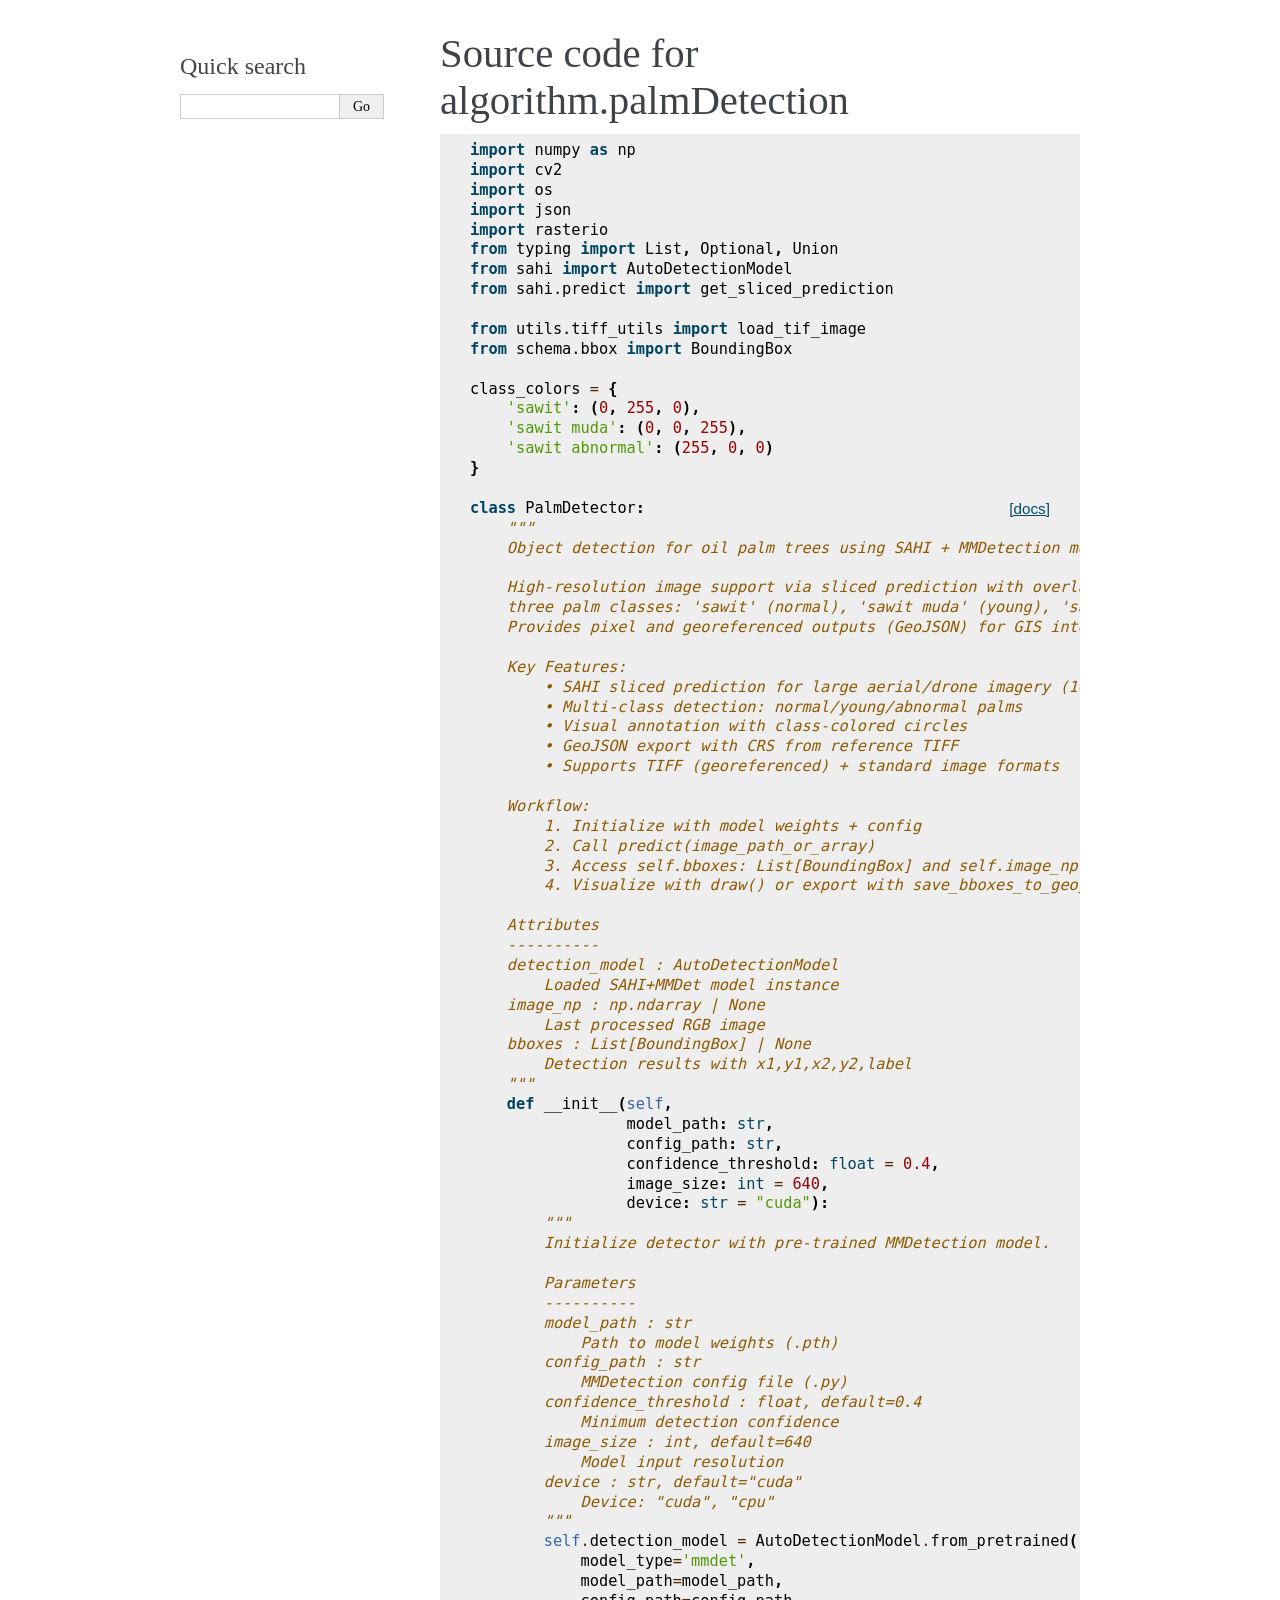
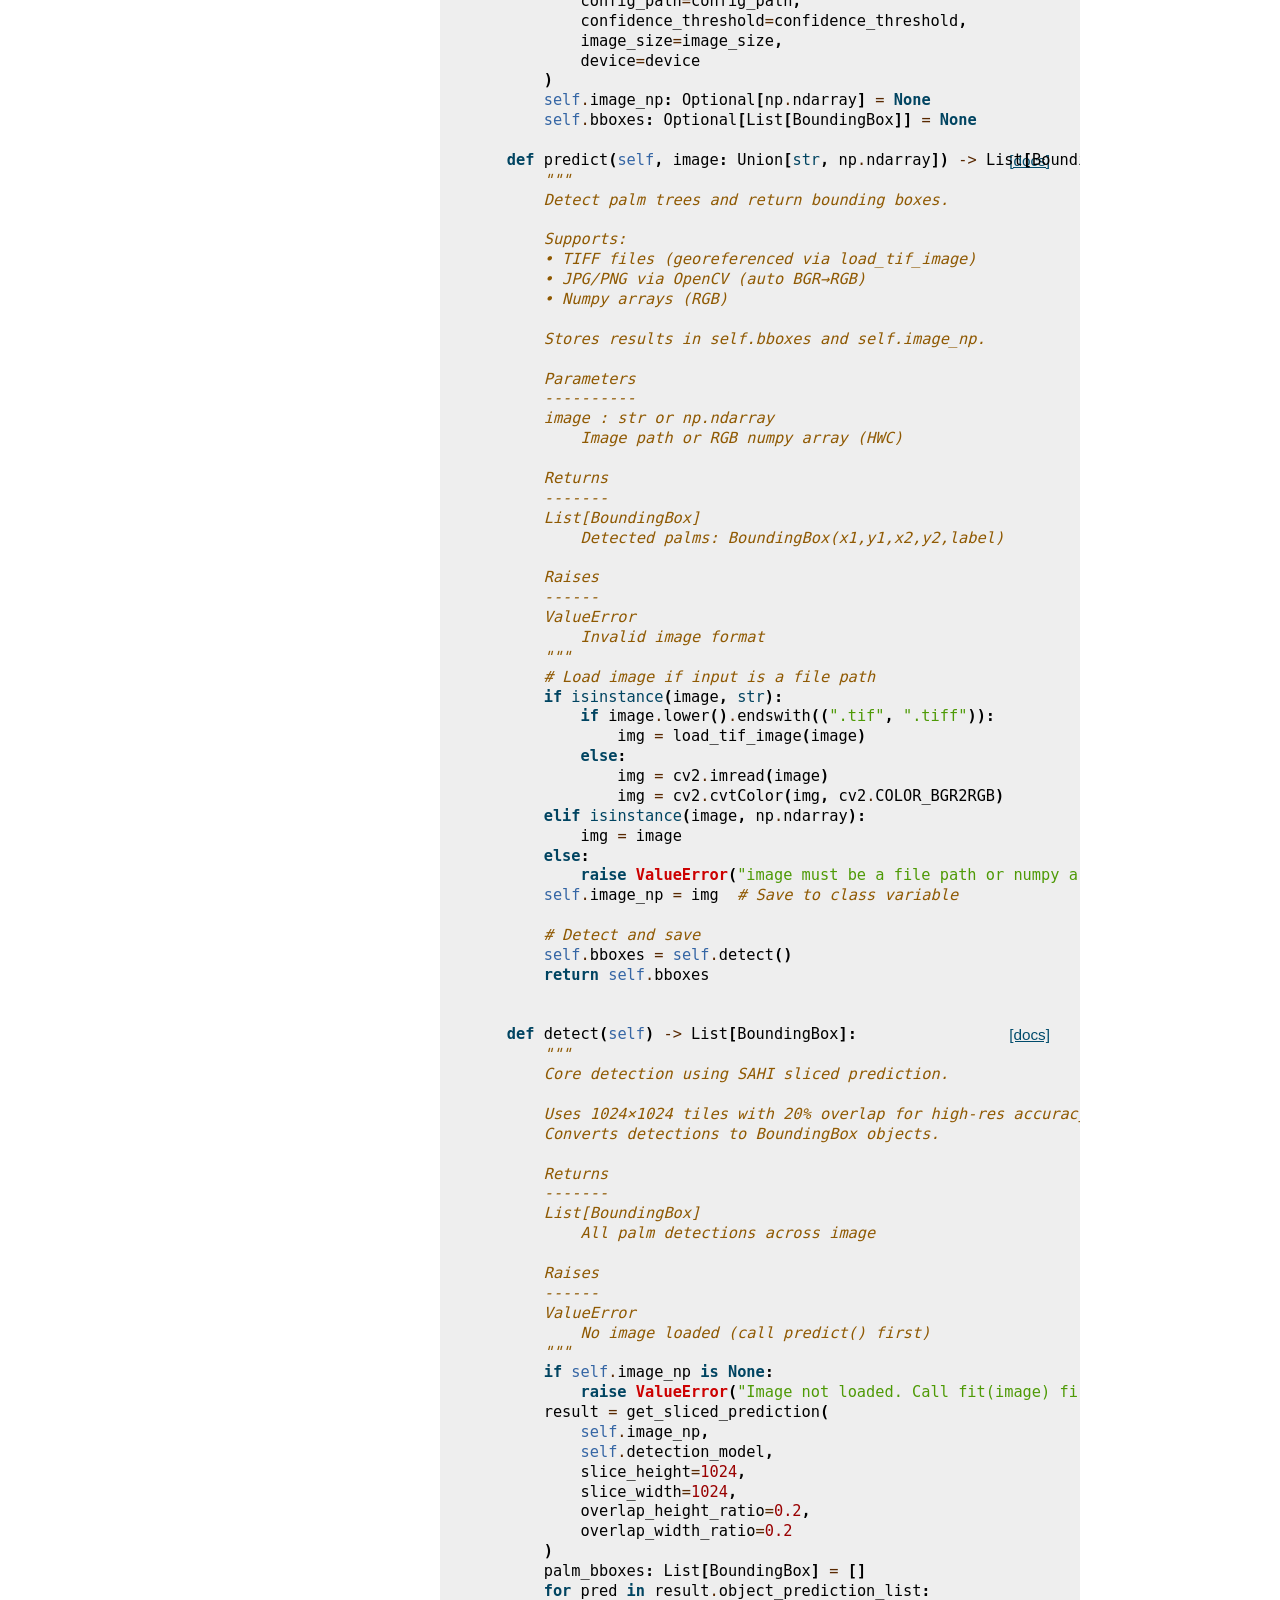
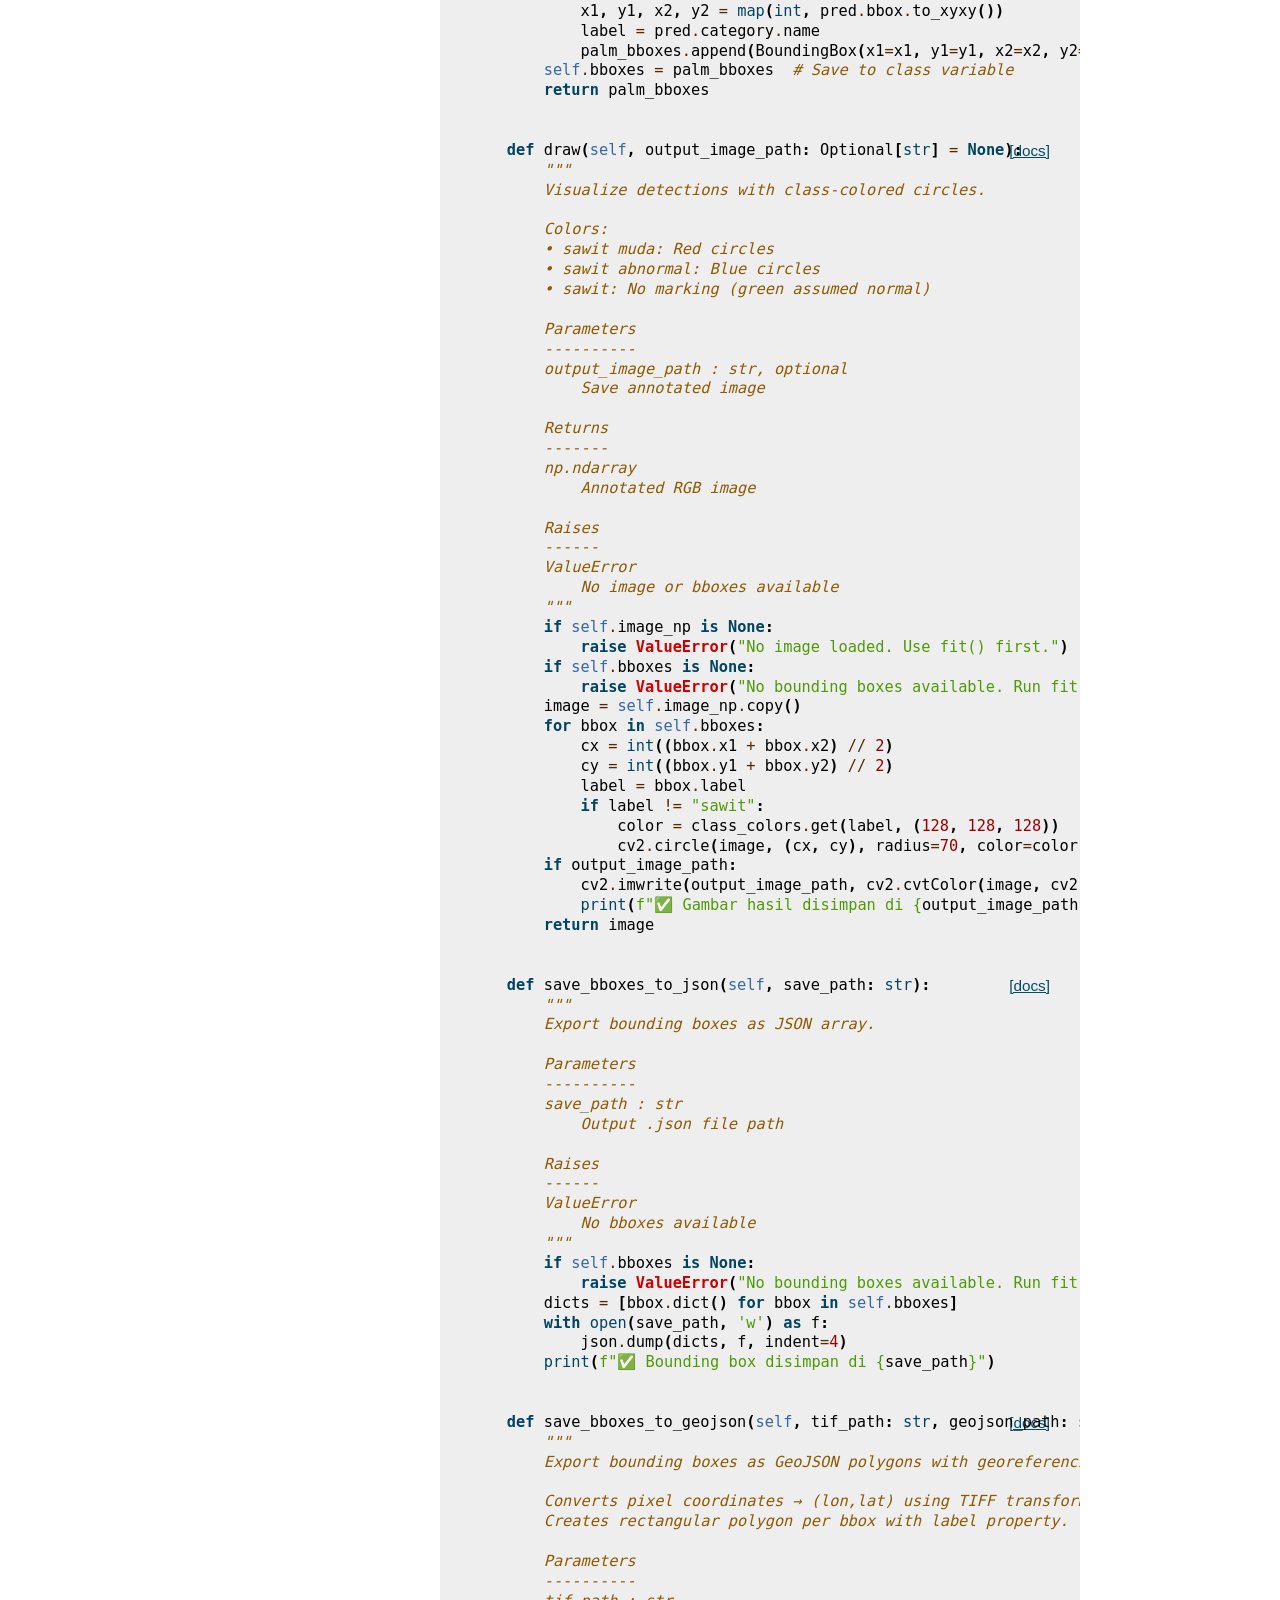
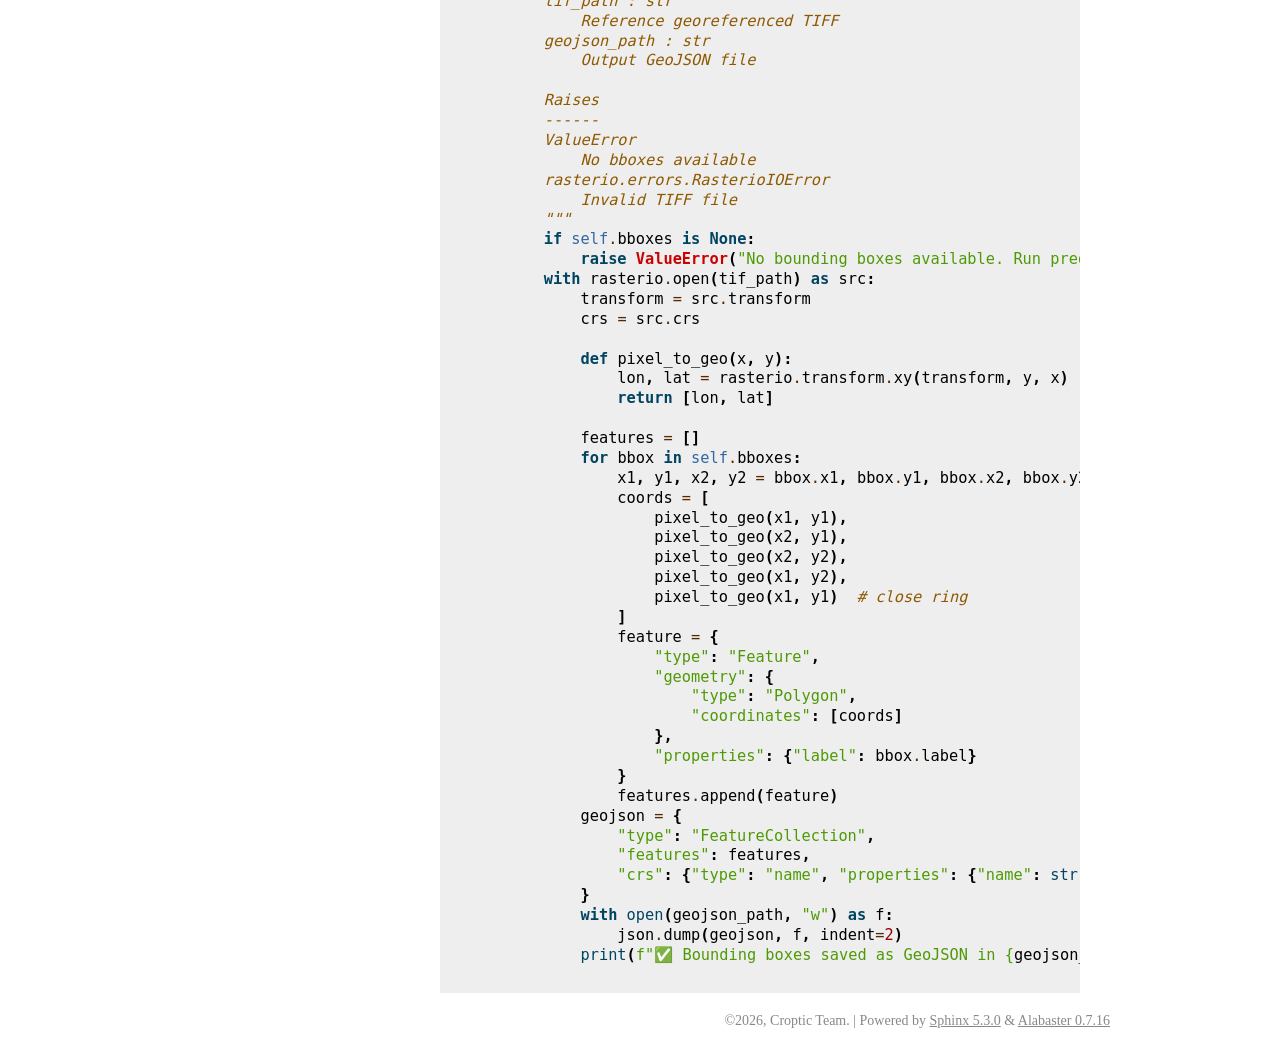
<file: docs/_build/_modules/algorithm/palmDetection.html>
<!DOCTYPE html>

<html lang="en">
  <head>
    <meta charset="utf-8" />
    <meta name="viewport" content="width=device-width, initial-scale=1.0" />
    <title>algorithm.palmDetection &#8212; Croptic Deep Learning Open  documentation</title>
    <link rel="stylesheet" type="text/css" href="../../_static/pygments.css" />
    <link rel="stylesheet" type="text/css" href="../../_static/alabaster.css" />
    <script data-url_root="../../" id="documentation_options" src="../../_static/documentation_options.js"></script>
    <script src="../../_static/jquery.js"></script>
    <script src="../../_static/underscore.js"></script>
    <script src="../../_static/_sphinx_javascript_frameworks_compat.js"></script>
    <script src="../../_static/doctools.js"></script>
    <script src="../../_static/sphinx_highlight.js"></script>
    <link rel="index" title="Index" href="../../genindex.html" />
    <link rel="search" title="Search" href="../../search.html" />
   
  <link rel="stylesheet" href="../../_static/custom.css" type="text/css" />
  

  
  

  </head><body>
  <div class="document">
    
      <div class="sphinxsidebar" role="navigation" aria-label="main navigation">
        <div class="sphinxsidebarwrapper"><div class="relations">
<h3>Related Topics</h3>
<ul>
  <li><a href="../../index.html">Documentation overview</a><ul>
  <li><a href="../index.html">Module code</a><ul>
  </ul></li>
  </ul></li>
</ul>
</div>
<div id="searchbox" style="display: none" role="search">
  <h3 id="searchlabel">Quick search</h3>
    <div class="searchformwrapper">
    <form class="search" action="../../search.html" method="get">
      <input type="text" name="q" aria-labelledby="searchlabel" autocomplete="off" autocorrect="off" autocapitalize="off" spellcheck="false"/>
      <input type="submit" value="Go" />
    </form>
    </div>
</div>
<script>document.getElementById('searchbox').style.display = "block"</script>
        </div>
      </div>
      <div class="documentwrapper">
        <div class="bodywrapper">
          

          <div class="body" role="main">
            
  <h1>Source code for algorithm.palmDetection</h1><div class="highlight"><pre>
<span></span><span class="kn">import</span><span class="w"> </span><span class="nn">numpy</span><span class="w"> </span><span class="k">as</span><span class="w"> </span><span class="nn">np</span>
<span class="kn">import</span><span class="w"> </span><span class="nn">cv2</span>
<span class="kn">import</span><span class="w"> </span><span class="nn">os</span>
<span class="kn">import</span><span class="w"> </span><span class="nn">json</span>
<span class="kn">import</span><span class="w"> </span><span class="nn">rasterio</span>
<span class="kn">from</span><span class="w"> </span><span class="nn">typing</span><span class="w"> </span><span class="kn">import</span> <span class="n">List</span><span class="p">,</span> <span class="n">Optional</span><span class="p">,</span> <span class="n">Union</span>
<span class="kn">from</span><span class="w"> </span><span class="nn">sahi</span><span class="w"> </span><span class="kn">import</span> <span class="n">AutoDetectionModel</span>
<span class="kn">from</span><span class="w"> </span><span class="nn">sahi.predict</span><span class="w"> </span><span class="kn">import</span> <span class="n">get_sliced_prediction</span>

<span class="kn">from</span><span class="w"> </span><span class="nn">utils.tiff_utils</span><span class="w"> </span><span class="kn">import</span> <span class="n">load_tif_image</span>
<span class="kn">from</span><span class="w"> </span><span class="nn">schema.bbox</span><span class="w"> </span><span class="kn">import</span> <span class="n">BoundingBox</span>

<span class="n">class_colors</span> <span class="o">=</span> <span class="p">{</span>
    <span class="s1">&#39;sawit&#39;</span><span class="p">:</span> <span class="p">(</span><span class="mi">0</span><span class="p">,</span> <span class="mi">255</span><span class="p">,</span> <span class="mi">0</span><span class="p">),</span>
    <span class="s1">&#39;sawit muda&#39;</span><span class="p">:</span> <span class="p">(</span><span class="mi">0</span><span class="p">,</span> <span class="mi">0</span><span class="p">,</span> <span class="mi">255</span><span class="p">),</span>
    <span class="s1">&#39;sawit abnormal&#39;</span><span class="p">:</span> <span class="p">(</span><span class="mi">255</span><span class="p">,</span> <span class="mi">0</span><span class="p">,</span> <span class="mi">0</span><span class="p">)</span>
<span class="p">}</span>

<div class="viewcode-block" id="PalmDetector"><a class="viewcode-back" href="../../index.html#algorithm.palmDetection.PalmDetector">[docs]</a><span class="k">class</span><span class="w"> </span><span class="nc">PalmDetector</span><span class="p">:</span>
<span class="w">    </span><span class="sd">&quot;&quot;&quot;</span>
<span class="sd">    Object detection for oil palm trees using SAHI + MMDetection models.</span>

<span class="sd">    High-resolution image support via sliced prediction with overlap. Detects </span>
<span class="sd">    three palm classes: &#39;sawit&#39; (normal), &#39;sawit muda&#39; (young), &#39;sawit abnormal&#39;.</span>
<span class="sd">    Provides pixel and georeferenced outputs (GeoJSON) for GIS integration.</span>

<span class="sd">    Key Features:</span>
<span class="sd">        • SAHI sliced prediction for large aerial/drone imagery (1024×1024 tiles)</span>
<span class="sd">        • Multi-class detection: normal/young/abnormal palms</span>
<span class="sd">        • Visual annotation with class-colored circles</span>
<span class="sd">        • GeoJSON export with CRS from reference TIFF</span>
<span class="sd">        • Supports TIFF (georeferenced) + standard image formats</span>

<span class="sd">    Workflow:</span>
<span class="sd">        1. Initialize with model weights + config</span>
<span class="sd">        2. Call predict(image_path_or_array) </span>
<span class="sd">        3. Access self.bboxes: List[BoundingBox] and self.image_np</span>
<span class="sd">        4. Visualize with draw() or export with save_bboxes_to_geojson()</span>

<span class="sd">    Attributes</span>
<span class="sd">    ----------</span>
<span class="sd">    detection_model : AutoDetectionModel</span>
<span class="sd">        Loaded SAHI+MMDet model instance</span>
<span class="sd">    image_np : np.ndarray | None</span>
<span class="sd">        Last processed RGB image</span>
<span class="sd">    bboxes : List[BoundingBox] | None</span>
<span class="sd">        Detection results with x1,y1,x2,y2,label</span>
<span class="sd">    &quot;&quot;&quot;</span>
    <span class="k">def</span><span class="w"> </span><span class="fm">__init__</span><span class="p">(</span><span class="bp">self</span><span class="p">,</span>
                 <span class="n">model_path</span><span class="p">:</span> <span class="nb">str</span><span class="p">,</span>
                 <span class="n">config_path</span><span class="p">:</span> <span class="nb">str</span><span class="p">,</span>
                 <span class="n">confidence_threshold</span><span class="p">:</span> <span class="nb">float</span> <span class="o">=</span> <span class="mf">0.4</span><span class="p">,</span>
                 <span class="n">image_size</span><span class="p">:</span> <span class="nb">int</span> <span class="o">=</span> <span class="mi">640</span><span class="p">,</span>
                 <span class="n">device</span><span class="p">:</span> <span class="nb">str</span> <span class="o">=</span> <span class="s2">&quot;cuda&quot;</span><span class="p">):</span>
<span class="w">        </span><span class="sd">&quot;&quot;&quot;</span>
<span class="sd">        Initialize detector with pre-trained MMDetection model.</span>

<span class="sd">        Parameters</span>
<span class="sd">        ----------</span>
<span class="sd">        model_path : str</span>
<span class="sd">            Path to model weights (.pth)</span>
<span class="sd">        config_path : str  </span>
<span class="sd">            MMDetection config file (.py)</span>
<span class="sd">        confidence_threshold : float, default=0.4</span>
<span class="sd">            Minimum detection confidence</span>
<span class="sd">        image_size : int, default=640</span>
<span class="sd">            Model input resolution</span>
<span class="sd">        device : str, default=&quot;cuda&quot;</span>
<span class="sd">            Device: &quot;cuda&quot;, &quot;cpu&quot;</span>
<span class="sd">        &quot;&quot;&quot;</span>
        <span class="bp">self</span><span class="o">.</span><span class="n">detection_model</span> <span class="o">=</span> <span class="n">AutoDetectionModel</span><span class="o">.</span><span class="n">from_pretrained</span><span class="p">(</span>
            <span class="n">model_type</span><span class="o">=</span><span class="s1">&#39;mmdet&#39;</span><span class="p">,</span>
            <span class="n">model_path</span><span class="o">=</span><span class="n">model_path</span><span class="p">,</span>
            <span class="n">config_path</span><span class="o">=</span><span class="n">config_path</span><span class="p">,</span>
            <span class="n">confidence_threshold</span><span class="o">=</span><span class="n">confidence_threshold</span><span class="p">,</span>
            <span class="n">image_size</span><span class="o">=</span><span class="n">image_size</span><span class="p">,</span>
            <span class="n">device</span><span class="o">=</span><span class="n">device</span>
        <span class="p">)</span>
        <span class="bp">self</span><span class="o">.</span><span class="n">image_np</span><span class="p">:</span> <span class="n">Optional</span><span class="p">[</span><span class="n">np</span><span class="o">.</span><span class="n">ndarray</span><span class="p">]</span> <span class="o">=</span> <span class="kc">None</span>  
        <span class="bp">self</span><span class="o">.</span><span class="n">bboxes</span><span class="p">:</span> <span class="n">Optional</span><span class="p">[</span><span class="n">List</span><span class="p">[</span><span class="n">BoundingBox</span><span class="p">]]</span> <span class="o">=</span> <span class="kc">None</span> 

<div class="viewcode-block" id="PalmDetector.predict"><a class="viewcode-back" href="../../index.html#algorithm.palmDetection.PalmDetector.predict">[docs]</a>    <span class="k">def</span><span class="w"> </span><span class="nf">predict</span><span class="p">(</span><span class="bp">self</span><span class="p">,</span> <span class="n">image</span><span class="p">:</span> <span class="n">Union</span><span class="p">[</span><span class="nb">str</span><span class="p">,</span> <span class="n">np</span><span class="o">.</span><span class="n">ndarray</span><span class="p">])</span> <span class="o">-&gt;</span> <span class="n">List</span><span class="p">[</span><span class="n">BoundingBox</span><span class="p">]:</span>
<span class="w">        </span><span class="sd">&quot;&quot;&quot;</span>
<span class="sd">        Detect palm trees and return bounding boxes.</span>

<span class="sd">        Supports:</span>
<span class="sd">        • TIFF files (georeferenced via load_tif_image)</span>
<span class="sd">        • JPG/PNG via OpenCV (auto BGR→RGB)</span>
<span class="sd">        • Numpy arrays (RGB)</span>

<span class="sd">        Stores results in self.bboxes and self.image_np.</span>

<span class="sd">        Parameters</span>
<span class="sd">        ----------</span>
<span class="sd">        image : str or np.ndarray</span>
<span class="sd">            Image path or RGB numpy array (HWC)</span>

<span class="sd">        Returns</span>
<span class="sd">        -------</span>
<span class="sd">        List[BoundingBox]</span>
<span class="sd">            Detected palms: BoundingBox(x1,y1,x2,y2,label)</span>

<span class="sd">        Raises</span>
<span class="sd">        ------</span>
<span class="sd">        ValueError</span>
<span class="sd">            Invalid image format</span>
<span class="sd">        &quot;&quot;&quot;</span>
        <span class="c1"># Load image if input is a file path</span>
        <span class="k">if</span> <span class="nb">isinstance</span><span class="p">(</span><span class="n">image</span><span class="p">,</span> <span class="nb">str</span><span class="p">):</span>
            <span class="k">if</span> <span class="n">image</span><span class="o">.</span><span class="n">lower</span><span class="p">()</span><span class="o">.</span><span class="n">endswith</span><span class="p">((</span><span class="s2">&quot;.tif&quot;</span><span class="p">,</span> <span class="s2">&quot;.tiff&quot;</span><span class="p">)):</span>
                <span class="n">img</span> <span class="o">=</span> <span class="n">load_tif_image</span><span class="p">(</span><span class="n">image</span><span class="p">)</span>
            <span class="k">else</span><span class="p">:</span>
                <span class="n">img</span> <span class="o">=</span> <span class="n">cv2</span><span class="o">.</span><span class="n">imread</span><span class="p">(</span><span class="n">image</span><span class="p">)</span>
                <span class="n">img</span> <span class="o">=</span> <span class="n">cv2</span><span class="o">.</span><span class="n">cvtColor</span><span class="p">(</span><span class="n">img</span><span class="p">,</span> <span class="n">cv2</span><span class="o">.</span><span class="n">COLOR_BGR2RGB</span><span class="p">)</span>
        <span class="k">elif</span> <span class="nb">isinstance</span><span class="p">(</span><span class="n">image</span><span class="p">,</span> <span class="n">np</span><span class="o">.</span><span class="n">ndarray</span><span class="p">):</span>
            <span class="n">img</span> <span class="o">=</span> <span class="n">image</span>
        <span class="k">else</span><span class="p">:</span>
            <span class="k">raise</span> <span class="ne">ValueError</span><span class="p">(</span><span class="s2">&quot;image must be a file path or numpy array&quot;</span><span class="p">)</span>
        <span class="bp">self</span><span class="o">.</span><span class="n">image_np</span> <span class="o">=</span> <span class="n">img</span>  <span class="c1"># Save to class variable</span>

        <span class="c1"># Detect and save</span>
        <span class="bp">self</span><span class="o">.</span><span class="n">bboxes</span> <span class="o">=</span> <span class="bp">self</span><span class="o">.</span><span class="n">detect</span><span class="p">()</span>
        <span class="k">return</span> <span class="bp">self</span><span class="o">.</span><span class="n">bboxes</span></div>

<div class="viewcode-block" id="PalmDetector.detect"><a class="viewcode-back" href="../../index.html#algorithm.palmDetection.PalmDetector.detect">[docs]</a>    <span class="k">def</span><span class="w"> </span><span class="nf">detect</span><span class="p">(</span><span class="bp">self</span><span class="p">)</span> <span class="o">-&gt;</span> <span class="n">List</span><span class="p">[</span><span class="n">BoundingBox</span><span class="p">]:</span>
<span class="w">        </span><span class="sd">&quot;&quot;&quot;</span>
<span class="sd">        Core detection using SAHI sliced prediction.</span>

<span class="sd">        Uses 1024×1024 tiles with 20% overlap for high-res accuracy.</span>
<span class="sd">        Converts detections to BoundingBox objects.</span>

<span class="sd">        Returns</span>
<span class="sd">        -------</span>
<span class="sd">        List[BoundingBox]</span>
<span class="sd">            All palm detections across image</span>

<span class="sd">        Raises</span>
<span class="sd">        ------</span>
<span class="sd">        ValueError</span>
<span class="sd">            No image loaded (call predict() first)</span>
<span class="sd">        &quot;&quot;&quot;</span>
        <span class="k">if</span> <span class="bp">self</span><span class="o">.</span><span class="n">image_np</span> <span class="ow">is</span> <span class="kc">None</span><span class="p">:</span>
            <span class="k">raise</span> <span class="ne">ValueError</span><span class="p">(</span><span class="s2">&quot;Image not loaded. Call fit(image) first.&quot;</span><span class="p">)</span>
        <span class="n">result</span> <span class="o">=</span> <span class="n">get_sliced_prediction</span><span class="p">(</span>
            <span class="bp">self</span><span class="o">.</span><span class="n">image_np</span><span class="p">,</span>
            <span class="bp">self</span><span class="o">.</span><span class="n">detection_model</span><span class="p">,</span>
            <span class="n">slice_height</span><span class="o">=</span><span class="mi">1024</span><span class="p">,</span>
            <span class="n">slice_width</span><span class="o">=</span><span class="mi">1024</span><span class="p">,</span>
            <span class="n">overlap_height_ratio</span><span class="o">=</span><span class="mf">0.2</span><span class="p">,</span>
            <span class="n">overlap_width_ratio</span><span class="o">=</span><span class="mf">0.2</span>
        <span class="p">)</span>
        <span class="n">palm_bboxes</span><span class="p">:</span> <span class="n">List</span><span class="p">[</span><span class="n">BoundingBox</span><span class="p">]</span> <span class="o">=</span> <span class="p">[]</span>
        <span class="k">for</span> <span class="n">pred</span> <span class="ow">in</span> <span class="n">result</span><span class="o">.</span><span class="n">object_prediction_list</span><span class="p">:</span>
            <span class="n">x1</span><span class="p">,</span> <span class="n">y1</span><span class="p">,</span> <span class="n">x2</span><span class="p">,</span> <span class="n">y2</span> <span class="o">=</span> <span class="nb">map</span><span class="p">(</span><span class="nb">int</span><span class="p">,</span> <span class="n">pred</span><span class="o">.</span><span class="n">bbox</span><span class="o">.</span><span class="n">to_xyxy</span><span class="p">())</span>
            <span class="n">label</span> <span class="o">=</span> <span class="n">pred</span><span class="o">.</span><span class="n">category</span><span class="o">.</span><span class="n">name</span>
            <span class="n">palm_bboxes</span><span class="o">.</span><span class="n">append</span><span class="p">(</span><span class="n">BoundingBox</span><span class="p">(</span><span class="n">x1</span><span class="o">=</span><span class="n">x1</span><span class="p">,</span> <span class="n">y1</span><span class="o">=</span><span class="n">y1</span><span class="p">,</span> <span class="n">x2</span><span class="o">=</span><span class="n">x2</span><span class="p">,</span> <span class="n">y2</span><span class="o">=</span><span class="n">y2</span><span class="p">,</span> <span class="n">label</span><span class="o">=</span><span class="n">label</span><span class="p">))</span>
        <span class="bp">self</span><span class="o">.</span><span class="n">bboxes</span> <span class="o">=</span> <span class="n">palm_bboxes</span>  <span class="c1"># Save to class variable</span>
        <span class="k">return</span> <span class="n">palm_bboxes</span></div>

<div class="viewcode-block" id="PalmDetector.draw"><a class="viewcode-back" href="../../index.html#algorithm.palmDetection.PalmDetector.draw">[docs]</a>    <span class="k">def</span><span class="w"> </span><span class="nf">draw</span><span class="p">(</span><span class="bp">self</span><span class="p">,</span> <span class="n">output_image_path</span><span class="p">:</span> <span class="n">Optional</span><span class="p">[</span><span class="nb">str</span><span class="p">]</span> <span class="o">=</span> <span class="kc">None</span><span class="p">):</span>
<span class="w">        </span><span class="sd">&quot;&quot;&quot;</span>
<span class="sd">        Visualize detections with class-colored circles.</span>

<span class="sd">        Colors:</span>
<span class="sd">        • sawit muda: Red circles</span>
<span class="sd">        • sawit abnormal: Blue circles  </span>
<span class="sd">        • sawit: No marking (green assumed normal)</span>

<span class="sd">        Parameters</span>
<span class="sd">        ----------</span>
<span class="sd">        output_image_path : str, optional</span>
<span class="sd">            Save annotated image</span>

<span class="sd">        Returns</span>
<span class="sd">        -------</span>
<span class="sd">        np.ndarray</span>
<span class="sd">            Annotated RGB image</span>

<span class="sd">        Raises</span>
<span class="sd">        ------</span>
<span class="sd">        ValueError</span>
<span class="sd">            No image or bboxes available</span>
<span class="sd">        &quot;&quot;&quot;</span>
        <span class="k">if</span> <span class="bp">self</span><span class="o">.</span><span class="n">image_np</span> <span class="ow">is</span> <span class="kc">None</span><span class="p">:</span>
            <span class="k">raise</span> <span class="ne">ValueError</span><span class="p">(</span><span class="s2">&quot;No image loaded. Use fit() first.&quot;</span><span class="p">)</span>
        <span class="k">if</span> <span class="bp">self</span><span class="o">.</span><span class="n">bboxes</span> <span class="ow">is</span> <span class="kc">None</span><span class="p">:</span>
            <span class="k">raise</span> <span class="ne">ValueError</span><span class="p">(</span><span class="s2">&quot;No bounding boxes available. Run fit() first.&quot;</span><span class="p">)</span>
        <span class="n">image</span> <span class="o">=</span> <span class="bp">self</span><span class="o">.</span><span class="n">image_np</span><span class="o">.</span><span class="n">copy</span><span class="p">()</span>
        <span class="k">for</span> <span class="n">bbox</span> <span class="ow">in</span> <span class="bp">self</span><span class="o">.</span><span class="n">bboxes</span><span class="p">:</span>
            <span class="n">cx</span> <span class="o">=</span> <span class="nb">int</span><span class="p">((</span><span class="n">bbox</span><span class="o">.</span><span class="n">x1</span> <span class="o">+</span> <span class="n">bbox</span><span class="o">.</span><span class="n">x2</span><span class="p">)</span> <span class="o">//</span> <span class="mi">2</span><span class="p">)</span>
            <span class="n">cy</span> <span class="o">=</span> <span class="nb">int</span><span class="p">((</span><span class="n">bbox</span><span class="o">.</span><span class="n">y1</span> <span class="o">+</span> <span class="n">bbox</span><span class="o">.</span><span class="n">y2</span><span class="p">)</span> <span class="o">//</span> <span class="mi">2</span><span class="p">)</span>
            <span class="n">label</span> <span class="o">=</span> <span class="n">bbox</span><span class="o">.</span><span class="n">label</span>
            <span class="k">if</span> <span class="n">label</span> <span class="o">!=</span> <span class="s2">&quot;sawit&quot;</span><span class="p">:</span>
                <span class="n">color</span> <span class="o">=</span> <span class="n">class_colors</span><span class="o">.</span><span class="n">get</span><span class="p">(</span><span class="n">label</span><span class="p">,</span> <span class="p">(</span><span class="mi">128</span><span class="p">,</span> <span class="mi">128</span><span class="p">,</span> <span class="mi">128</span><span class="p">))</span>
                <span class="n">cv2</span><span class="o">.</span><span class="n">circle</span><span class="p">(</span><span class="n">image</span><span class="p">,</span> <span class="p">(</span><span class="n">cx</span><span class="p">,</span> <span class="n">cy</span><span class="p">),</span> <span class="n">radius</span><span class="o">=</span><span class="mi">70</span><span class="p">,</span> <span class="n">color</span><span class="o">=</span><span class="n">color</span><span class="p">,</span> <span class="n">thickness</span><span class="o">=-</span><span class="mi">1</span><span class="p">)</span>
        <span class="k">if</span> <span class="n">output_image_path</span><span class="p">:</span>
            <span class="n">cv2</span><span class="o">.</span><span class="n">imwrite</span><span class="p">(</span><span class="n">output_image_path</span><span class="p">,</span> <span class="n">cv2</span><span class="o">.</span><span class="n">cvtColor</span><span class="p">(</span><span class="n">image</span><span class="p">,</span> <span class="n">cv2</span><span class="o">.</span><span class="n">COLOR_RGB2BGR</span><span class="p">))</span>
            <span class="nb">print</span><span class="p">(</span><span class="sa">f</span><span class="s2">&quot;✅ Gambar hasil disimpan di </span><span class="si">{</span><span class="n">output_image_path</span><span class="si">}</span><span class="s2">&quot;</span><span class="p">)</span>
        <span class="k">return</span> <span class="n">image</span></div>

<div class="viewcode-block" id="PalmDetector.save_bboxes_to_json"><a class="viewcode-back" href="../../index.html#algorithm.palmDetection.PalmDetector.save_bboxes_to_json">[docs]</a>    <span class="k">def</span><span class="w"> </span><span class="nf">save_bboxes_to_json</span><span class="p">(</span><span class="bp">self</span><span class="p">,</span> <span class="n">save_path</span><span class="p">:</span> <span class="nb">str</span><span class="p">):</span>
<span class="w">        </span><span class="sd">&quot;&quot;&quot;</span>
<span class="sd">        Export bounding boxes as JSON array.</span>

<span class="sd">        Parameters</span>
<span class="sd">        ----------</span>
<span class="sd">        save_path : str</span>
<span class="sd">            Output .json file path</span>

<span class="sd">        Raises</span>
<span class="sd">        ------</span>
<span class="sd">        ValueError</span>
<span class="sd">            No bboxes available</span>
<span class="sd">        &quot;&quot;&quot;</span>
        <span class="k">if</span> <span class="bp">self</span><span class="o">.</span><span class="n">bboxes</span> <span class="ow">is</span> <span class="kc">None</span><span class="p">:</span>
            <span class="k">raise</span> <span class="ne">ValueError</span><span class="p">(</span><span class="s2">&quot;No bounding boxes available. Run fit() first.&quot;</span><span class="p">)</span>
        <span class="n">dicts</span> <span class="o">=</span> <span class="p">[</span><span class="n">bbox</span><span class="o">.</span><span class="n">dict</span><span class="p">()</span> <span class="k">for</span> <span class="n">bbox</span> <span class="ow">in</span> <span class="bp">self</span><span class="o">.</span><span class="n">bboxes</span><span class="p">]</span>
        <span class="k">with</span> <span class="nb">open</span><span class="p">(</span><span class="n">save_path</span><span class="p">,</span> <span class="s1">&#39;w&#39;</span><span class="p">)</span> <span class="k">as</span> <span class="n">f</span><span class="p">:</span>
            <span class="n">json</span><span class="o">.</span><span class="n">dump</span><span class="p">(</span><span class="n">dicts</span><span class="p">,</span> <span class="n">f</span><span class="p">,</span> <span class="n">indent</span><span class="o">=</span><span class="mi">4</span><span class="p">)</span>
        <span class="nb">print</span><span class="p">(</span><span class="sa">f</span><span class="s2">&quot;✅ Bounding box disimpan di </span><span class="si">{</span><span class="n">save_path</span><span class="si">}</span><span class="s2">&quot;</span><span class="p">)</span></div>
    
<div class="viewcode-block" id="PalmDetector.save_bboxes_to_geojson"><a class="viewcode-back" href="../../index.html#algorithm.palmDetection.PalmDetector.save_bboxes_to_geojson">[docs]</a>    <span class="k">def</span><span class="w"> </span><span class="nf">save_bboxes_to_geojson</span><span class="p">(</span><span class="bp">self</span><span class="p">,</span> <span class="n">tif_path</span><span class="p">:</span> <span class="nb">str</span><span class="p">,</span> <span class="n">geojson_path</span><span class="p">:</span> <span class="nb">str</span><span class="p">):</span>
<span class="w">        </span><span class="sd">&quot;&quot;&quot;</span>
<span class="sd">        Export bounding boxes as GeoJSON polygons with georeferencing.</span>

<span class="sd">        Converts pixel coordinates → (lon,lat) using TIFF transform.</span>
<span class="sd">        Creates rectangular polygon per bbox with label property.</span>

<span class="sd">        Parameters</span>
<span class="sd">        ----------</span>
<span class="sd">        tif_path : str</span>
<span class="sd">            Reference georeferenced TIFF</span>
<span class="sd">        geojson_path : str  </span>
<span class="sd">            Output GeoJSON file</span>

<span class="sd">        Raises</span>
<span class="sd">        ------</span>
<span class="sd">        ValueError</span>
<span class="sd">            No bboxes available</span>
<span class="sd">        rasterio.errors.RasterioIOError</span>
<span class="sd">            Invalid TIFF file</span>
<span class="sd">        &quot;&quot;&quot;</span>
        <span class="k">if</span> <span class="bp">self</span><span class="o">.</span><span class="n">bboxes</span> <span class="ow">is</span> <span class="kc">None</span><span class="p">:</span>
            <span class="k">raise</span> <span class="ne">ValueError</span><span class="p">(</span><span class="s2">&quot;No bounding boxes available. Run predict() first.&quot;</span><span class="p">)</span>
        <span class="k">with</span> <span class="n">rasterio</span><span class="o">.</span><span class="n">open</span><span class="p">(</span><span class="n">tif_path</span><span class="p">)</span> <span class="k">as</span> <span class="n">src</span><span class="p">:</span>
            <span class="n">transform</span> <span class="o">=</span> <span class="n">src</span><span class="o">.</span><span class="n">transform</span>
            <span class="n">crs</span> <span class="o">=</span> <span class="n">src</span><span class="o">.</span><span class="n">crs</span>

            <span class="k">def</span><span class="w"> </span><span class="nf">pixel_to_geo</span><span class="p">(</span><span class="n">x</span><span class="p">,</span> <span class="n">y</span><span class="p">):</span>
                <span class="n">lon</span><span class="p">,</span> <span class="n">lat</span> <span class="o">=</span> <span class="n">rasterio</span><span class="o">.</span><span class="n">transform</span><span class="o">.</span><span class="n">xy</span><span class="p">(</span><span class="n">transform</span><span class="p">,</span> <span class="n">y</span><span class="p">,</span> <span class="n">x</span><span class="p">)</span>
                <span class="k">return</span> <span class="p">[</span><span class="n">lon</span><span class="p">,</span> <span class="n">lat</span><span class="p">]</span>

            <span class="n">features</span> <span class="o">=</span> <span class="p">[]</span>
            <span class="k">for</span> <span class="n">bbox</span> <span class="ow">in</span> <span class="bp">self</span><span class="o">.</span><span class="n">bboxes</span><span class="p">:</span>
                <span class="n">x1</span><span class="p">,</span> <span class="n">y1</span><span class="p">,</span> <span class="n">x2</span><span class="p">,</span> <span class="n">y2</span> <span class="o">=</span> <span class="n">bbox</span><span class="o">.</span><span class="n">x1</span><span class="p">,</span> <span class="n">bbox</span><span class="o">.</span><span class="n">y1</span><span class="p">,</span> <span class="n">bbox</span><span class="o">.</span><span class="n">x2</span><span class="p">,</span> <span class="n">bbox</span><span class="o">.</span><span class="n">y2</span>
                <span class="n">coords</span> <span class="o">=</span> <span class="p">[</span>
                    <span class="n">pixel_to_geo</span><span class="p">(</span><span class="n">x1</span><span class="p">,</span> <span class="n">y1</span><span class="p">),</span>
                    <span class="n">pixel_to_geo</span><span class="p">(</span><span class="n">x2</span><span class="p">,</span> <span class="n">y1</span><span class="p">),</span>
                    <span class="n">pixel_to_geo</span><span class="p">(</span><span class="n">x2</span><span class="p">,</span> <span class="n">y2</span><span class="p">),</span>
                    <span class="n">pixel_to_geo</span><span class="p">(</span><span class="n">x1</span><span class="p">,</span> <span class="n">y2</span><span class="p">),</span>
                    <span class="n">pixel_to_geo</span><span class="p">(</span><span class="n">x1</span><span class="p">,</span> <span class="n">y1</span><span class="p">)</span>  <span class="c1"># close ring</span>
                <span class="p">]</span>
                <span class="n">feature</span> <span class="o">=</span> <span class="p">{</span>
                    <span class="s2">&quot;type&quot;</span><span class="p">:</span> <span class="s2">&quot;Feature&quot;</span><span class="p">,</span>
                    <span class="s2">&quot;geometry&quot;</span><span class="p">:</span> <span class="p">{</span>
                        <span class="s2">&quot;type&quot;</span><span class="p">:</span> <span class="s2">&quot;Polygon&quot;</span><span class="p">,</span>
                        <span class="s2">&quot;coordinates&quot;</span><span class="p">:</span> <span class="p">[</span><span class="n">coords</span><span class="p">]</span>
                    <span class="p">},</span>
                    <span class="s2">&quot;properties&quot;</span><span class="p">:</span> <span class="p">{</span><span class="s2">&quot;label&quot;</span><span class="p">:</span> <span class="n">bbox</span><span class="o">.</span><span class="n">label</span><span class="p">}</span>
                <span class="p">}</span>
                <span class="n">features</span><span class="o">.</span><span class="n">append</span><span class="p">(</span><span class="n">feature</span><span class="p">)</span>
            <span class="n">geojson</span> <span class="o">=</span> <span class="p">{</span>
                <span class="s2">&quot;type&quot;</span><span class="p">:</span> <span class="s2">&quot;FeatureCollection&quot;</span><span class="p">,</span>
                <span class="s2">&quot;features&quot;</span><span class="p">:</span> <span class="n">features</span><span class="p">,</span>
                <span class="s2">&quot;crs&quot;</span><span class="p">:</span> <span class="p">{</span><span class="s2">&quot;type&quot;</span><span class="p">:</span> <span class="s2">&quot;name&quot;</span><span class="p">,</span> <span class="s2">&quot;properties&quot;</span><span class="p">:</span> <span class="p">{</span><span class="s2">&quot;name&quot;</span><span class="p">:</span> <span class="nb">str</span><span class="p">(</span><span class="n">crs</span><span class="p">)}}</span>
            <span class="p">}</span>
            <span class="k">with</span> <span class="nb">open</span><span class="p">(</span><span class="n">geojson_path</span><span class="p">,</span> <span class="s2">&quot;w&quot;</span><span class="p">)</span> <span class="k">as</span> <span class="n">f</span><span class="p">:</span>
                <span class="n">json</span><span class="o">.</span><span class="n">dump</span><span class="p">(</span><span class="n">geojson</span><span class="p">,</span> <span class="n">f</span><span class="p">,</span> <span class="n">indent</span><span class="o">=</span><span class="mi">2</span><span class="p">)</span>
            <span class="nb">print</span><span class="p">(</span><span class="sa">f</span><span class="s2">&quot;✅ Bounding boxes saved as GeoJSON in </span><span class="si">{</span><span class="n">geojson_path</span><span class="si">}</span><span class="s2">&quot;</span><span class="p">)</span></div></div>
</pre></div>

          </div>
          
        </div>
      </div>
    <div class="clearer"></div>
  </div>
    <div class="footer">
      &#169;2026, Croptic Team.
      
      |
      Powered by <a href="https://www.sphinx-doc.org/">Sphinx 5.3.0</a>
      &amp; <a href="https://alabaster.readthedocs.io">Alabaster 0.7.16</a>
      
    </div>

    

    
  </body>
</html>
</file>
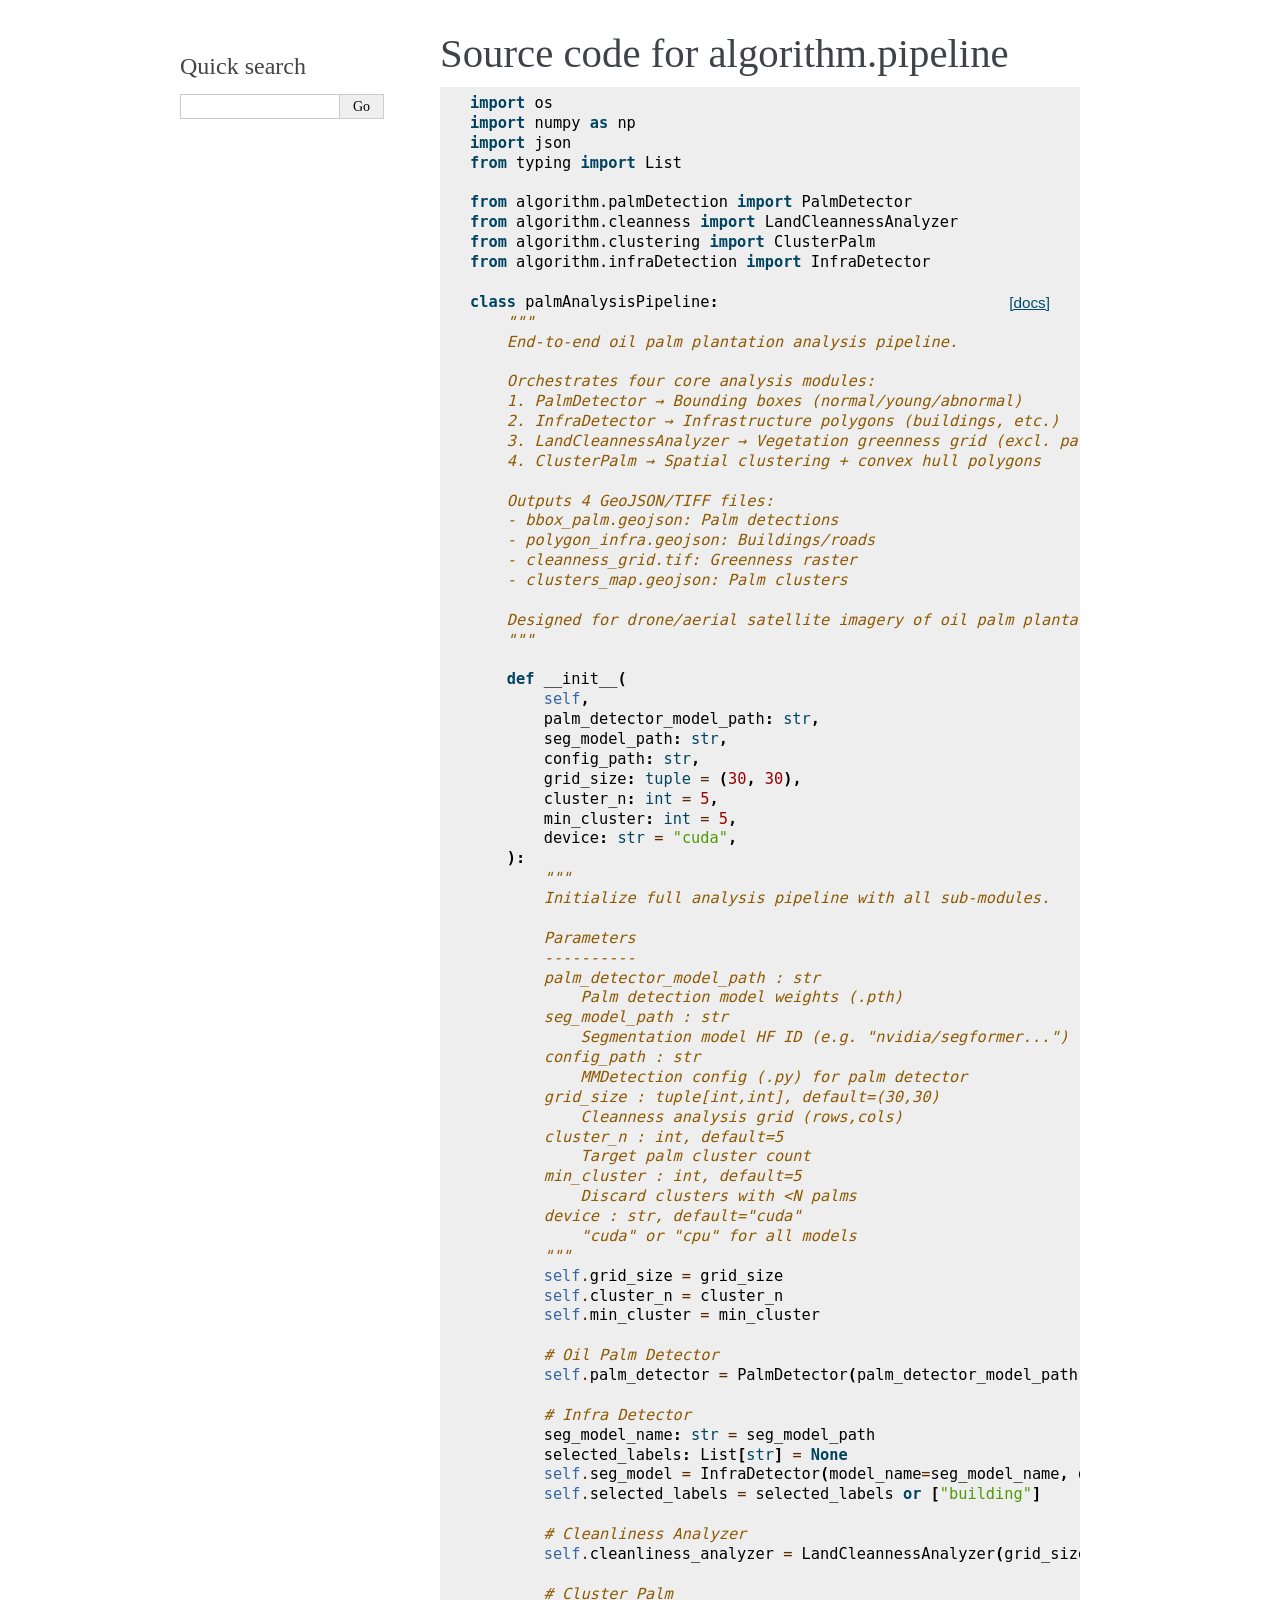
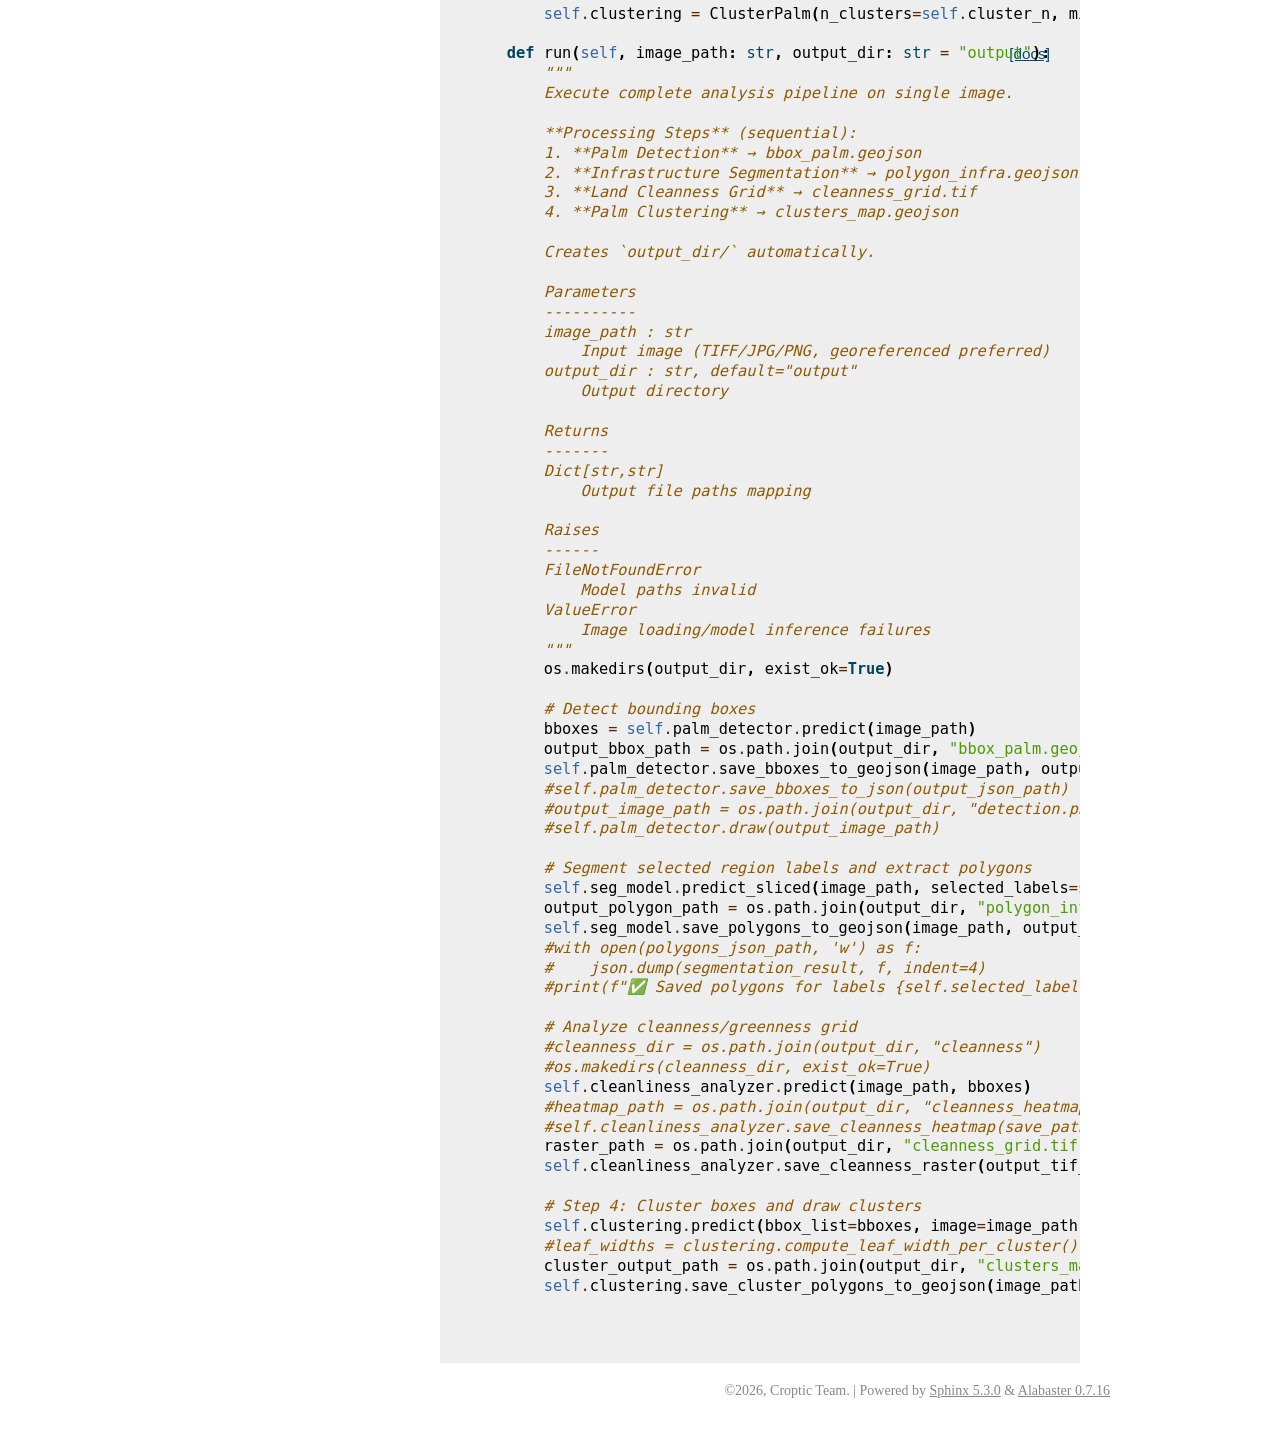
<file: docs/_build/_modules/algorithm/pipeline.html>
<!DOCTYPE html>

<html lang="en">
  <head>
    <meta charset="utf-8" />
    <meta name="viewport" content="width=device-width, initial-scale=1.0" />
    <title>algorithm.pipeline &#8212; Croptic Deep Learning Open  documentation</title>
    <link rel="stylesheet" type="text/css" href="../../_static/pygments.css" />
    <link rel="stylesheet" type="text/css" href="../../_static/alabaster.css" />
    <script data-url_root="../../" id="documentation_options" src="../../_static/documentation_options.js"></script>
    <script src="../../_static/jquery.js"></script>
    <script src="../../_static/underscore.js"></script>
    <script src="../../_static/_sphinx_javascript_frameworks_compat.js"></script>
    <script src="../../_static/doctools.js"></script>
    <script src="../../_static/sphinx_highlight.js"></script>
    <link rel="index" title="Index" href="../../genindex.html" />
    <link rel="search" title="Search" href="../../search.html" />
   
  <link rel="stylesheet" href="../../_static/custom.css" type="text/css" />
  

  
  

  </head><body>
  <div class="document">
    
      <div class="sphinxsidebar" role="navigation" aria-label="main navigation">
        <div class="sphinxsidebarwrapper"><div class="relations">
<h3>Related Topics</h3>
<ul>
  <li><a href="../../index.html">Documentation overview</a><ul>
  <li><a href="../index.html">Module code</a><ul>
  </ul></li>
  </ul></li>
</ul>
</div>
<div id="searchbox" style="display: none" role="search">
  <h3 id="searchlabel">Quick search</h3>
    <div class="searchformwrapper">
    <form class="search" action="../../search.html" method="get">
      <input type="text" name="q" aria-labelledby="searchlabel" autocomplete="off" autocorrect="off" autocapitalize="off" spellcheck="false"/>
      <input type="submit" value="Go" />
    </form>
    </div>
</div>
<script>document.getElementById('searchbox').style.display = "block"</script>
        </div>
      </div>
      <div class="documentwrapper">
        <div class="bodywrapper">
          

          <div class="body" role="main">
            
  <h1>Source code for algorithm.pipeline</h1><div class="highlight"><pre>
<span></span><span class="kn">import</span><span class="w"> </span><span class="nn">os</span>
<span class="kn">import</span><span class="w"> </span><span class="nn">numpy</span><span class="w"> </span><span class="k">as</span><span class="w"> </span><span class="nn">np</span>
<span class="kn">import</span><span class="w"> </span><span class="nn">json</span>
<span class="kn">from</span><span class="w"> </span><span class="nn">typing</span><span class="w"> </span><span class="kn">import</span> <span class="n">List</span>

<span class="kn">from</span><span class="w"> </span><span class="nn">algorithm.palmDetection</span><span class="w"> </span><span class="kn">import</span> <span class="n">PalmDetector</span>
<span class="kn">from</span><span class="w"> </span><span class="nn">algorithm.cleanness</span><span class="w"> </span><span class="kn">import</span> <span class="n">LandCleannessAnalyzer</span>
<span class="kn">from</span><span class="w"> </span><span class="nn">algorithm.clustering</span><span class="w"> </span><span class="kn">import</span> <span class="n">ClusterPalm</span>
<span class="kn">from</span><span class="w"> </span><span class="nn">algorithm.infraDetection</span><span class="w"> </span><span class="kn">import</span> <span class="n">InfraDetector</span>

<div class="viewcode-block" id="palmAnalysisPipeline"><a class="viewcode-back" href="../../index.html#algorithm.pipeline.palmAnalysisPipeline">[docs]</a><span class="k">class</span><span class="w"> </span><span class="nc">palmAnalysisPipeline</span><span class="p">:</span>
<span class="w">    </span><span class="sd">&quot;&quot;&quot;</span>
<span class="sd">    End-to-end oil palm plantation analysis pipeline.</span>

<span class="sd">    Orchestrates four core analysis modules:</span>
<span class="sd">    1. PalmDetector → Bounding boxes (normal/young/abnormal)</span>
<span class="sd">    2. InfraDetector → Infrastructure polygons (buildings, etc.)</span>
<span class="sd">    3. LandCleannessAnalyzer → Vegetation greenness grid (excl. palms)</span>
<span class="sd">    4. ClusterPalm → Spatial clustering + convex hull polygons</span>

<span class="sd">    Outputs 4 GeoJSON/TIFF files:</span>
<span class="sd">    - bbox_palm.geojson: Palm detections</span>
<span class="sd">    - polygon_infra.geojson: Buildings/roads  </span>
<span class="sd">    - cleanness_grid.tif: Greenness raster</span>
<span class="sd">    - clusters_map.geojson: Palm clusters</span>

<span class="sd">    Designed for drone/aerial satellite imagery of oil palm plantations.</span>
<span class="sd">    &quot;&quot;&quot;</span>

    <span class="k">def</span><span class="w"> </span><span class="fm">__init__</span><span class="p">(</span>
        <span class="bp">self</span><span class="p">,</span>
        <span class="n">palm_detector_model_path</span><span class="p">:</span> <span class="nb">str</span><span class="p">,</span>
        <span class="n">seg_model_path</span><span class="p">:</span> <span class="nb">str</span><span class="p">,</span>
        <span class="n">config_path</span><span class="p">:</span> <span class="nb">str</span><span class="p">,</span>
        <span class="n">grid_size</span><span class="p">:</span> <span class="nb">tuple</span> <span class="o">=</span> <span class="p">(</span><span class="mi">30</span><span class="p">,</span> <span class="mi">30</span><span class="p">),</span>
        <span class="n">cluster_n</span><span class="p">:</span> <span class="nb">int</span> <span class="o">=</span> <span class="mi">5</span><span class="p">,</span>
        <span class="n">min_cluster</span><span class="p">:</span> <span class="nb">int</span> <span class="o">=</span> <span class="mi">5</span><span class="p">,</span>
        <span class="n">device</span><span class="p">:</span> <span class="nb">str</span> <span class="o">=</span> <span class="s2">&quot;cuda&quot;</span><span class="p">,</span>
    <span class="p">):</span>
<span class="w">        </span><span class="sd">&quot;&quot;&quot;</span>
<span class="sd">        Initialize full analysis pipeline with all sub-modules.</span>

<span class="sd">        Parameters</span>
<span class="sd">        ----------</span>
<span class="sd">        palm_detector_model_path : str</span>
<span class="sd">            Palm detection model weights (.pth)</span>
<span class="sd">        seg_model_path : str  </span>
<span class="sd">            Segmentation model HF ID (e.g. &quot;nvidia/segformer...&quot;)</span>
<span class="sd">        config_path : str</span>
<span class="sd">            MMDetection config (.py) for palm detector</span>
<span class="sd">        grid_size : tuple[int,int], default=(30,30)</span>
<span class="sd">            Cleanness analysis grid (rows,cols)</span>
<span class="sd">        cluster_n : int, default=5</span>
<span class="sd">            Target palm cluster count</span>
<span class="sd">        min_cluster : int, default=5</span>
<span class="sd">            Discard clusters with &lt;N palms</span>
<span class="sd">        device : str, default=&quot;cuda&quot;</span>
<span class="sd">            &quot;cuda&quot; or &quot;cpu&quot; for all models</span>
<span class="sd">        &quot;&quot;&quot;</span>
        <span class="bp">self</span><span class="o">.</span><span class="n">grid_size</span> <span class="o">=</span> <span class="n">grid_size</span>
        <span class="bp">self</span><span class="o">.</span><span class="n">cluster_n</span> <span class="o">=</span> <span class="n">cluster_n</span>
        <span class="bp">self</span><span class="o">.</span><span class="n">min_cluster</span> <span class="o">=</span> <span class="n">min_cluster</span>

        <span class="c1"># Oil Palm Detector</span>
        <span class="bp">self</span><span class="o">.</span><span class="n">palm_detector</span> <span class="o">=</span> <span class="n">PalmDetector</span><span class="p">(</span><span class="n">palm_detector_model_path</span><span class="p">,</span> <span class="n">config_path</span><span class="p">,</span> <span class="n">device</span><span class="o">=</span><span class="n">device</span><span class="p">)</span>
        
        <span class="c1"># Infra Detector</span>
        <span class="n">seg_model_name</span><span class="p">:</span> <span class="nb">str</span> <span class="o">=</span> <span class="n">seg_model_path</span>
        <span class="n">selected_labels</span><span class="p">:</span> <span class="n">List</span><span class="p">[</span><span class="nb">str</span><span class="p">]</span> <span class="o">=</span> <span class="kc">None</span>
        <span class="bp">self</span><span class="o">.</span><span class="n">seg_model</span> <span class="o">=</span> <span class="n">InfraDetector</span><span class="p">(</span><span class="n">model_name</span><span class="o">=</span><span class="n">seg_model_name</span><span class="p">,</span> <span class="n">device</span><span class="o">=</span><span class="n">device</span><span class="p">)</span>
        <span class="bp">self</span><span class="o">.</span><span class="n">selected_labels</span> <span class="o">=</span> <span class="n">selected_labels</span> <span class="ow">or</span> <span class="p">[</span><span class="s2">&quot;building&quot;</span><span class="p">]</span>

        <span class="c1"># Cleanliness Analyzer</span>
        <span class="bp">self</span><span class="o">.</span><span class="n">cleanliness_analyzer</span> <span class="o">=</span> <span class="n">LandCleannessAnalyzer</span><span class="p">(</span><span class="n">grid_size</span><span class="o">=</span><span class="bp">self</span><span class="o">.</span><span class="n">grid_size</span><span class="p">)</span>

        <span class="c1"># Cluster Palm</span>
        <span class="bp">self</span><span class="o">.</span><span class="n">clustering</span> <span class="o">=</span> <span class="n">ClusterPalm</span><span class="p">(</span><span class="n">n_clusters</span><span class="o">=</span><span class="bp">self</span><span class="o">.</span><span class="n">cluster_n</span><span class="p">,</span> <span class="n">min_cluster</span><span class="o">=</span><span class="bp">self</span><span class="o">.</span><span class="n">min_cluster</span><span class="p">)</span>

<div class="viewcode-block" id="palmAnalysisPipeline.run"><a class="viewcode-back" href="../../index.html#algorithm.pipeline.palmAnalysisPipeline.run">[docs]</a>    <span class="k">def</span><span class="w"> </span><span class="nf">run</span><span class="p">(</span><span class="bp">self</span><span class="p">,</span> <span class="n">image_path</span><span class="p">:</span> <span class="nb">str</span><span class="p">,</span> <span class="n">output_dir</span><span class="p">:</span> <span class="nb">str</span> <span class="o">=</span> <span class="s2">&quot;output&quot;</span><span class="p">):</span>
<span class="w">        </span><span class="sd">&quot;&quot;&quot;</span>
<span class="sd">        Execute complete analysis pipeline on single image.</span>

<span class="sd">        **Processing Steps** (sequential):</span>
<span class="sd">        1. **Palm Detection** → bbox_palm.geojson</span>
<span class="sd">        2. **Infrastructure Segmentation** → polygon_infra.geojson  </span>
<span class="sd">        3. **Land Cleanness Grid** → cleanness_grid.tif</span>
<span class="sd">        4. **Palm Clustering** → clusters_map.geojson</span>

<span class="sd">        Creates `output_dir/` automatically.</span>

<span class="sd">        Parameters</span>
<span class="sd">        ----------</span>
<span class="sd">        image_path : str</span>
<span class="sd">            Input image (TIFF/JPG/PNG, georeferenced preferred)</span>
<span class="sd">        output_dir : str, default=&quot;output&quot;</span>
<span class="sd">            Output directory</span>

<span class="sd">        Returns</span>
<span class="sd">        -------</span>
<span class="sd">        Dict[str,str]</span>
<span class="sd">            Output file paths mapping</span>

<span class="sd">        Raises</span>
<span class="sd">        ------</span>
<span class="sd">        FileNotFoundError</span>
<span class="sd">            Model paths invalid</span>
<span class="sd">        ValueError</span>
<span class="sd">            Image loading/model inference failures</span>
<span class="sd">        &quot;&quot;&quot;</span>
        <span class="n">os</span><span class="o">.</span><span class="n">makedirs</span><span class="p">(</span><span class="n">output_dir</span><span class="p">,</span> <span class="n">exist_ok</span><span class="o">=</span><span class="kc">True</span><span class="p">)</span>

        <span class="c1"># Detect bounding boxes</span>
        <span class="n">bboxes</span> <span class="o">=</span> <span class="bp">self</span><span class="o">.</span><span class="n">palm_detector</span><span class="o">.</span><span class="n">predict</span><span class="p">(</span><span class="n">image_path</span><span class="p">)</span>
        <span class="n">output_bbox_path</span> <span class="o">=</span> <span class="n">os</span><span class="o">.</span><span class="n">path</span><span class="o">.</span><span class="n">join</span><span class="p">(</span><span class="n">output_dir</span><span class="p">,</span> <span class="s2">&quot;bbox_palm.geojson&quot;</span><span class="p">)</span>
        <span class="bp">self</span><span class="o">.</span><span class="n">palm_detector</span><span class="o">.</span><span class="n">save_bboxes_to_geojson</span><span class="p">(</span><span class="n">image_path</span><span class="p">,</span> <span class="n">output_bbox_path</span><span class="p">)</span>
        <span class="c1">#self.palm_detector.save_bboxes_to_json(output_json_path)</span>
        <span class="c1">#output_image_path = os.path.join(output_dir, &quot;detection.png&quot;)</span>
        <span class="c1">#self.palm_detector.draw(output_image_path)</span>
        
        <span class="c1"># Segment selected region labels and extract polygons</span>
        <span class="bp">self</span><span class="o">.</span><span class="n">seg_model</span><span class="o">.</span><span class="n">predict_sliced</span><span class="p">(</span><span class="n">image_path</span><span class="p">,</span> <span class="n">selected_labels</span><span class="o">=</span><span class="bp">self</span><span class="o">.</span><span class="n">selected_labels</span><span class="p">)</span>
        <span class="n">output_polygon_path</span> <span class="o">=</span> <span class="n">os</span><span class="o">.</span><span class="n">path</span><span class="o">.</span><span class="n">join</span><span class="p">(</span><span class="n">output_dir</span><span class="p">,</span> <span class="s2">&quot;polygon_infra.geojson&quot;</span><span class="p">)</span>
        <span class="bp">self</span><span class="o">.</span><span class="n">seg_model</span><span class="o">.</span><span class="n">save_polygons_to_geojson</span><span class="p">(</span><span class="n">image_path</span><span class="p">,</span> <span class="n">output_polygon_path</span><span class="p">)</span>
        <span class="c1">#with open(polygons_json_path, &#39;w&#39;) as f:</span>
        <span class="c1">#    json.dump(segmentation_result, f, indent=4)</span>
        <span class="c1">#print(f&quot;✅ Saved polygons for labels {self.selected_labels} to {polygons_json_path}&quot;)</span>
        
        <span class="c1"># Analyze cleanness/greenness grid</span>
        <span class="c1">#cleanness_dir = os.path.join(output_dir, &quot;cleanness&quot;)</span>
        <span class="c1">#os.makedirs(cleanness_dir, exist_ok=True)</span>
        <span class="bp">self</span><span class="o">.</span><span class="n">cleanliness_analyzer</span><span class="o">.</span><span class="n">predict</span><span class="p">(</span><span class="n">image_path</span><span class="p">,</span> <span class="n">bboxes</span><span class="p">)</span>
        <span class="c1">#heatmap_path = os.path.join(output_dir, &quot;cleanness_heatmap.png&quot;)</span>
        <span class="c1">#self.cleanliness_analyzer.save_cleanness_heatmap(save_path=heatmap_path)</span>
        <span class="n">raster_path</span> <span class="o">=</span> <span class="n">os</span><span class="o">.</span><span class="n">path</span><span class="o">.</span><span class="n">join</span><span class="p">(</span><span class="n">output_dir</span><span class="p">,</span> <span class="s2">&quot;cleanness_grid.tif&quot;</span><span class="p">)</span>
        <span class="bp">self</span><span class="o">.</span><span class="n">cleanliness_analyzer</span><span class="o">.</span><span class="n">save_cleanness_raster</span><span class="p">(</span><span class="n">output_tif_path</span><span class="o">=</span><span class="n">raster_path</span><span class="p">)</span>

        <span class="c1"># Step 4: Cluster boxes and draw clusters</span>
        <span class="bp">self</span><span class="o">.</span><span class="n">clustering</span><span class="o">.</span><span class="n">predict</span><span class="p">(</span><span class="n">bbox_list</span><span class="o">=</span><span class="n">bboxes</span><span class="p">,</span> <span class="n">image</span><span class="o">=</span><span class="n">image_path</span><span class="p">)</span>
        <span class="c1">#leaf_widths = clustering.compute_leaf_width_per_cluster() # Compute averange leaf width</span>
        <span class="n">cluster_output_path</span> <span class="o">=</span> <span class="n">os</span><span class="o">.</span><span class="n">path</span><span class="o">.</span><span class="n">join</span><span class="p">(</span><span class="n">output_dir</span><span class="p">,</span> <span class="s2">&quot;clusters_map.geojson&quot;</span><span class="p">)</span>
        <span class="bp">self</span><span class="o">.</span><span class="n">clustering</span><span class="o">.</span><span class="n">save_cluster_polygons_to_geojson</span><span class="p">(</span><span class="n">image_path</span><span class="p">,</span> <span class="n">cluster_output_path</span><span class="p">)</span></div></div>

        
</pre></div>

          </div>
          
        </div>
      </div>
    <div class="clearer"></div>
  </div>
    <div class="footer">
      &#169;2026, Croptic Team.
      
      |
      Powered by <a href="https://www.sphinx-doc.org/">Sphinx 5.3.0</a>
      &amp; <a href="https://alabaster.readthedocs.io">Alabaster 0.7.16</a>
      
    </div>

    

    
  </body>
</html>
</file>
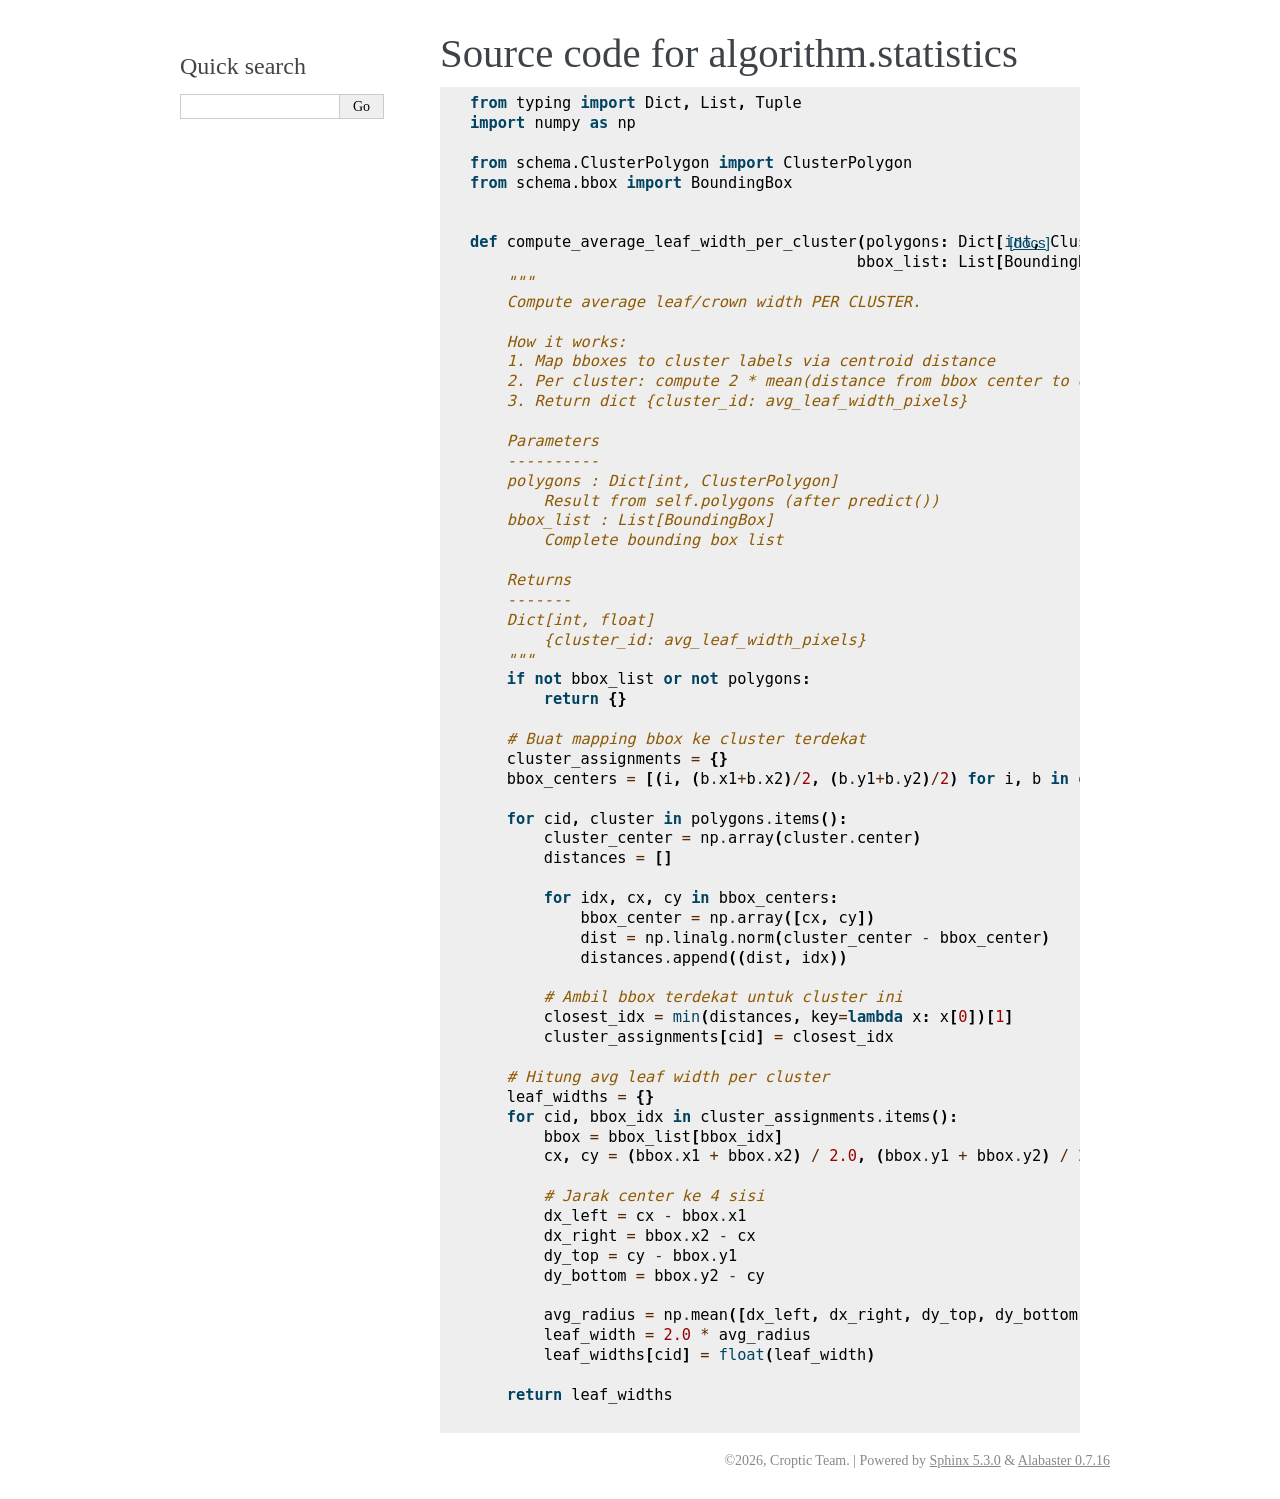
<file: docs/_build/_modules/algorithm/statistics.html>
<!DOCTYPE html>

<html lang="en">
  <head>
    <meta charset="utf-8" />
    <meta name="viewport" content="width=device-width, initial-scale=1.0" />
    <title>algorithm.statistics &#8212; Croptic Deep Learning Open  documentation</title>
    <link rel="stylesheet" type="text/css" href="../../_static/pygments.css" />
    <link rel="stylesheet" type="text/css" href="../../_static/alabaster.css" />
    <script data-url_root="../../" id="documentation_options" src="../../_static/documentation_options.js"></script>
    <script src="../../_static/jquery.js"></script>
    <script src="../../_static/underscore.js"></script>
    <script src="../../_static/_sphinx_javascript_frameworks_compat.js"></script>
    <script src="../../_static/doctools.js"></script>
    <script src="../../_static/sphinx_highlight.js"></script>
    <link rel="index" title="Index" href="../../genindex.html" />
    <link rel="search" title="Search" href="../../search.html" />
   
  <link rel="stylesheet" href="../../_static/custom.css" type="text/css" />
  

  
  

  </head><body>
  <div class="document">
    
      <div class="sphinxsidebar" role="navigation" aria-label="main navigation">
        <div class="sphinxsidebarwrapper"><div class="relations">
<h3>Related Topics</h3>
<ul>
  <li><a href="../../index.html">Documentation overview</a><ul>
  <li><a href="../index.html">Module code</a><ul>
  </ul></li>
  </ul></li>
</ul>
</div>
<div id="searchbox" style="display: none" role="search">
  <h3 id="searchlabel">Quick search</h3>
    <div class="searchformwrapper">
    <form class="search" action="../../search.html" method="get">
      <input type="text" name="q" aria-labelledby="searchlabel" autocomplete="off" autocorrect="off" autocapitalize="off" spellcheck="false"/>
      <input type="submit" value="Go" />
    </form>
    </div>
</div>
<script>document.getElementById('searchbox').style.display = "block"</script>
        </div>
      </div>
      <div class="documentwrapper">
        <div class="bodywrapper">
          

          <div class="body" role="main">
            
  <h1>Source code for algorithm.statistics</h1><div class="highlight"><pre>
<span></span><span class="kn">from</span><span class="w"> </span><span class="nn">typing</span><span class="w"> </span><span class="kn">import</span> <span class="n">Dict</span><span class="p">,</span> <span class="n">List</span><span class="p">,</span> <span class="n">Tuple</span>
<span class="kn">import</span><span class="w"> </span><span class="nn">numpy</span><span class="w"> </span><span class="k">as</span><span class="w"> </span><span class="nn">np</span>

<span class="kn">from</span><span class="w"> </span><span class="nn">schema.ClusterPolygon</span><span class="w"> </span><span class="kn">import</span> <span class="n">ClusterPolygon</span>
<span class="kn">from</span><span class="w"> </span><span class="nn">schema.bbox</span><span class="w"> </span><span class="kn">import</span> <span class="n">BoundingBox</span>


<div class="viewcode-block" id="compute_average_leaf_width_per_cluster"><a class="viewcode-back" href="../../index.html#algorithm.statistics.compute_average_leaf_width_per_cluster">[docs]</a><span class="k">def</span><span class="w"> </span><span class="nf">compute_average_leaf_width_per_cluster</span><span class="p">(</span><span class="n">polygons</span><span class="p">:</span> <span class="n">Dict</span><span class="p">[</span><span class="nb">int</span><span class="p">,</span> <span class="n">ClusterPolygon</span><span class="p">],</span> 
                                          <span class="n">bbox_list</span><span class="p">:</span> <span class="n">List</span><span class="p">[</span><span class="n">BoundingBox</span><span class="p">])</span> <span class="o">-&gt;</span> <span class="n">Dict</span><span class="p">[</span><span class="nb">int</span><span class="p">,</span> <span class="nb">float</span><span class="p">]:</span>
<span class="w">    </span><span class="sd">&quot;&quot;&quot;</span>
<span class="sd">    Compute average leaf/crown width PER CLUSTER.</span>

<span class="sd">    How it works:</span>
<span class="sd">    1. Map bboxes to cluster labels via centroid distance</span>
<span class="sd">    2. Per cluster: compute 2 * mean(distance from bbox center to edges)</span>
<span class="sd">    3. Return dict {cluster_id: avg_leaf_width_pixels}</span>

<span class="sd">    Parameters</span>
<span class="sd">    ----------</span>
<span class="sd">    polygons : Dict[int, ClusterPolygon]</span>
<span class="sd">        Result from self.polygons (after predict())</span>
<span class="sd">    bbox_list : List[BoundingBox]</span>
<span class="sd">        Complete bounding box list</span>

<span class="sd">    Returns</span>
<span class="sd">    -------</span>
<span class="sd">    Dict[int, float]</span>
<span class="sd">        {cluster_id: avg_leaf_width_pixels}</span>
<span class="sd">    &quot;&quot;&quot;</span>
    <span class="k">if</span> <span class="ow">not</span> <span class="n">bbox_list</span> <span class="ow">or</span> <span class="ow">not</span> <span class="n">polygons</span><span class="p">:</span>
        <span class="k">return</span> <span class="p">{}</span>
    
    <span class="c1"># Buat mapping bbox ke cluster terdekat</span>
    <span class="n">cluster_assignments</span> <span class="o">=</span> <span class="p">{}</span>
    <span class="n">bbox_centers</span> <span class="o">=</span> <span class="p">[(</span><span class="n">i</span><span class="p">,</span> <span class="p">(</span><span class="n">b</span><span class="o">.</span><span class="n">x1</span><span class="o">+</span><span class="n">b</span><span class="o">.</span><span class="n">x2</span><span class="p">)</span><span class="o">/</span><span class="mi">2</span><span class="p">,</span> <span class="p">(</span><span class="n">b</span><span class="o">.</span><span class="n">y1</span><span class="o">+</span><span class="n">b</span><span class="o">.</span><span class="n">y2</span><span class="p">)</span><span class="o">/</span><span class="mi">2</span><span class="p">)</span> <span class="k">for</span> <span class="n">i</span><span class="p">,</span> <span class="n">b</span> <span class="ow">in</span> <span class="nb">enumerate</span><span class="p">(</span><span class="n">bbox_list</span><span class="p">)]</span>
    
    <span class="k">for</span> <span class="n">cid</span><span class="p">,</span> <span class="n">cluster</span> <span class="ow">in</span> <span class="n">polygons</span><span class="o">.</span><span class="n">items</span><span class="p">():</span>
        <span class="n">cluster_center</span> <span class="o">=</span> <span class="n">np</span><span class="o">.</span><span class="n">array</span><span class="p">(</span><span class="n">cluster</span><span class="o">.</span><span class="n">center</span><span class="p">)</span>
        <span class="n">distances</span> <span class="o">=</span> <span class="p">[]</span>
        
        <span class="k">for</span> <span class="n">idx</span><span class="p">,</span> <span class="n">cx</span><span class="p">,</span> <span class="n">cy</span> <span class="ow">in</span> <span class="n">bbox_centers</span><span class="p">:</span>
            <span class="n">bbox_center</span> <span class="o">=</span> <span class="n">np</span><span class="o">.</span><span class="n">array</span><span class="p">([</span><span class="n">cx</span><span class="p">,</span> <span class="n">cy</span><span class="p">])</span>
            <span class="n">dist</span> <span class="o">=</span> <span class="n">np</span><span class="o">.</span><span class="n">linalg</span><span class="o">.</span><span class="n">norm</span><span class="p">(</span><span class="n">cluster_center</span> <span class="o">-</span> <span class="n">bbox_center</span><span class="p">)</span>
            <span class="n">distances</span><span class="o">.</span><span class="n">append</span><span class="p">((</span><span class="n">dist</span><span class="p">,</span> <span class="n">idx</span><span class="p">))</span>
        
        <span class="c1"># Ambil bbox terdekat untuk cluster ini</span>
        <span class="n">closest_idx</span> <span class="o">=</span> <span class="nb">min</span><span class="p">(</span><span class="n">distances</span><span class="p">,</span> <span class="n">key</span><span class="o">=</span><span class="k">lambda</span> <span class="n">x</span><span class="p">:</span> <span class="n">x</span><span class="p">[</span><span class="mi">0</span><span class="p">])[</span><span class="mi">1</span><span class="p">]</span>
        <span class="n">cluster_assignments</span><span class="p">[</span><span class="n">cid</span><span class="p">]</span> <span class="o">=</span> <span class="n">closest_idx</span>
    
    <span class="c1"># Hitung avg leaf width per cluster</span>
    <span class="n">leaf_widths</span> <span class="o">=</span> <span class="p">{}</span>
    <span class="k">for</span> <span class="n">cid</span><span class="p">,</span> <span class="n">bbox_idx</span> <span class="ow">in</span> <span class="n">cluster_assignments</span><span class="o">.</span><span class="n">items</span><span class="p">():</span>
        <span class="n">bbox</span> <span class="o">=</span> <span class="n">bbox_list</span><span class="p">[</span><span class="n">bbox_idx</span><span class="p">]</span>
        <span class="n">cx</span><span class="p">,</span> <span class="n">cy</span> <span class="o">=</span> <span class="p">(</span><span class="n">bbox</span><span class="o">.</span><span class="n">x1</span> <span class="o">+</span> <span class="n">bbox</span><span class="o">.</span><span class="n">x2</span><span class="p">)</span> <span class="o">/</span> <span class="mf">2.0</span><span class="p">,</span> <span class="p">(</span><span class="n">bbox</span><span class="o">.</span><span class="n">y1</span> <span class="o">+</span> <span class="n">bbox</span><span class="o">.</span><span class="n">y2</span><span class="p">)</span> <span class="o">/</span> <span class="mf">2.0</span>
        
        <span class="c1"># Jarak center ke 4 sisi</span>
        <span class="n">dx_left</span> <span class="o">=</span> <span class="n">cx</span> <span class="o">-</span> <span class="n">bbox</span><span class="o">.</span><span class="n">x1</span>
        <span class="n">dx_right</span> <span class="o">=</span> <span class="n">bbox</span><span class="o">.</span><span class="n">x2</span> <span class="o">-</span> <span class="n">cx</span>
        <span class="n">dy_top</span> <span class="o">=</span> <span class="n">cy</span> <span class="o">-</span> <span class="n">bbox</span><span class="o">.</span><span class="n">y1</span>
        <span class="n">dy_bottom</span> <span class="o">=</span> <span class="n">bbox</span><span class="o">.</span><span class="n">y2</span> <span class="o">-</span> <span class="n">cy</span>
        
        <span class="n">avg_radius</span> <span class="o">=</span> <span class="n">np</span><span class="o">.</span><span class="n">mean</span><span class="p">([</span><span class="n">dx_left</span><span class="p">,</span> <span class="n">dx_right</span><span class="p">,</span> <span class="n">dy_top</span><span class="p">,</span> <span class="n">dy_bottom</span><span class="p">])</span>
        <span class="n">leaf_width</span> <span class="o">=</span> <span class="mf">2.0</span> <span class="o">*</span> <span class="n">avg_radius</span>
        <span class="n">leaf_widths</span><span class="p">[</span><span class="n">cid</span><span class="p">]</span> <span class="o">=</span> <span class="nb">float</span><span class="p">(</span><span class="n">leaf_width</span><span class="p">)</span>
    
    <span class="k">return</span> <span class="n">leaf_widths</span></div>
</pre></div>

          </div>
          
        </div>
      </div>
    <div class="clearer"></div>
  </div>
    <div class="footer">
      &#169;2026, Croptic Team.
      
      |
      Powered by <a href="https://www.sphinx-doc.org/">Sphinx 5.3.0</a>
      &amp; <a href="https://alabaster.readthedocs.io">Alabaster 0.7.16</a>
      
    </div>

    

    
  </body>
</html>
</file>
<file: docs/_build/_static/pygments.css>
pre { line-height: 125%; }
td.linenos .normal { color: inherit; background-color: transparent; padding-left: 5px; padding-right: 5px; }
span.linenos { color: inherit; background-color: transparent; padding-left: 5px; padding-right: 5px; }
td.linenos .special { color: #000000; background-color: #ffffc0; padding-left: 5px; padding-right: 5px; }
span.linenos.special { color: #000000; background-color: #ffffc0; padding-left: 5px; padding-right: 5px; }
.highlight .hll { background-color: #ffffcc }
.highlight { background: #f8f8f8; }
.highlight .c { color: #8F5902; font-style: italic } /* Comment */
.highlight .err { color: #A40000; border: 1px solid #EF2929 } /* Error */
.highlight .g { color: #000 } /* Generic */
.highlight .k { color: #004461; font-weight: bold } /* Keyword */
.highlight .l { color: #000 } /* Literal */
.highlight .n { color: #000 } /* Name */
.highlight .o { color: #582800 } /* Operator */
.highlight .x { color: #000 } /* Other */
.highlight .p { color: #000; font-weight: bold } /* Punctuation */
.highlight .ch { color: #8F5902; font-style: italic } /* Comment.Hashbang */
.highlight .cm { color: #8F5902; font-style: italic } /* Comment.Multiline */
.highlight .cp { color: #8F5902 } /* Comment.Preproc */
.highlight .cpf { color: #8F5902; font-style: italic } /* Comment.PreprocFile */
.highlight .c1 { color: #8F5902; font-style: italic } /* Comment.Single */
.highlight .cs { color: #8F5902; font-style: italic } /* Comment.Special */
.highlight .gd { color: #A40000 } /* Generic.Deleted */
.highlight .ge { color: #000; font-style: italic } /* Generic.Emph */
.highlight .ges { color: #000 } /* Generic.EmphStrong */
.highlight .gr { color: #EF2929 } /* Generic.Error */
.highlight .gh { color: #000080; font-weight: bold } /* Generic.Heading */
.highlight .gi { color: #00A000 } /* Generic.Inserted */
.highlight .go { color: #888 } /* Generic.Output */
.highlight .gp { color: #745334 } /* Generic.Prompt */
.highlight .gs { color: #000; font-weight: bold } /* Generic.Strong */
.highlight .gu { color: #800080; font-weight: bold } /* Generic.Subheading */
.highlight .gt { color: #A40000; font-weight: bold } /* Generic.Traceback */
.highlight .kc { color: #004461; font-weight: bold } /* Keyword.Constant */
.highlight .kd { color: #004461; font-weight: bold } /* Keyword.Declaration */
.highlight .kn { color: #004461; font-weight: bold } /* Keyword.Namespace */
.highlight .kp { color: #004461; font-weight: bold } /* Keyword.Pseudo */
.highlight .kr { color: #004461; font-weight: bold } /* Keyword.Reserved */
.highlight .kt { color: #004461; font-weight: bold } /* Keyword.Type */
.highlight .ld { color: #000 } /* Literal.Date */
.highlight .m { color: #900 } /* Literal.Number */
.highlight .s { color: #4E9A06 } /* Literal.String */
.highlight .na { color: #C4A000 } /* Name.Attribute */
.highlight .nb { color: #004461 } /* Name.Builtin */
.highlight .nc { color: #000 } /* Name.Class */
.highlight .no { color: #000 } /* Name.Constant */
.highlight .nd { color: #888 } /* Name.Decorator */
.highlight .ni { color: #CE5C00 } /* Name.Entity */
.highlight .ne { color: #C00; font-weight: bold } /* Name.Exception */
.highlight .nf { color: #000 } /* Name.Function */
.highlight .nl { color: #F57900 } /* Name.Label */
.highlight .nn { color: #000 } /* Name.Namespace */
.highlight .nx { color: #000 } /* Name.Other */
.highlight .py { color: #000 } /* Name.Property */
.highlight .nt { color: #004461; font-weight: bold } /* Name.Tag */
.highlight .nv { color: #000 } /* Name.Variable */
.highlight .ow { color: #004461; font-weight: bold } /* Operator.Word */
.highlight .pm { color: #000; font-weight: bold } /* Punctuation.Marker */
.highlight .w { color: #F8F8F8 } /* Text.Whitespace */
.highlight .mb { color: #900 } /* Literal.Number.Bin */
.highlight .mf { color: #900 } /* Literal.Number.Float */
.highlight .mh { color: #900 } /* Literal.Number.Hex */
.highlight .mi { color: #900 } /* Literal.Number.Integer */
.highlight .mo { color: #900 } /* Literal.Number.Oct */
.highlight .sa { color: #4E9A06 } /* Literal.String.Affix */
.highlight .sb { color: #4E9A06 } /* Literal.String.Backtick */
.highlight .sc { color: #4E9A06 } /* Literal.String.Char */
.highlight .dl { color: #4E9A06 } /* Literal.String.Delimiter */
.highlight .sd { color: #8F5902; font-style: italic } /* Literal.String.Doc */
.highlight .s2 { color: #4E9A06 } /* Literal.String.Double */
.highlight .se { color: #4E9A06 } /* Literal.String.Escape */
.highlight .sh { color: #4E9A06 } /* Literal.String.Heredoc */
.highlight .si { color: #4E9A06 } /* Literal.String.Interpol */
.highlight .sx { color: #4E9A06 } /* Literal.String.Other */
.highlight .sr { color: #4E9A06 } /* Literal.String.Regex */
.highlight .s1 { color: #4E9A06 } /* Literal.String.Single */
.highlight .ss { color: #4E9A06 } /* Literal.String.Symbol */
.highlight .bp { color: #3465A4 } /* Name.Builtin.Pseudo */
.highlight .fm { color: #000 } /* Name.Function.Magic */
.highlight .vc { color: #000 } /* Name.Variable.Class */
.highlight .vg { color: #000 } /* Name.Variable.Global */
.highlight .vi { color: #000 } /* Name.Variable.Instance */
.highlight .vm { color: #000 } /* Name.Variable.Magic */
.highlight .il { color: #900 } /* Literal.Number.Integer.Long */
</file>
<file: docs/_build/_static/alabaster.css>
@import url("basic.css");

/* -- page layout ----------------------------------------------------------- */

body {
    font-family: Georgia, serif;
    font-size: 17px;
    background-color: #fff;
    color: #000;
    margin: 0;
    padding: 0;
}


div.document {
    width: 940px;
    margin: 30px auto 0 auto;
}

div.documentwrapper {
    float: left;
    width: 100%;
}

div.bodywrapper {
    margin: 0 0 0 240px;
}

div.sphinxsidebar {
    width: 240px;
    font-size: 14px;
    line-height: 1.5;
}

hr {
    border: 1px solid #B1B4B6;
}

div.body {
    background-color: #fff;
    color: #3E4349;
    padding: 0 30px 0 30px;
}

div.body > .section {
    text-align: left;
}

div.footer {
    width: 940px;
    margin: 20px auto 30px auto;
    font-size: 14px;
    color: #888;
    text-align: right;
}

div.footer a {
    color: #888;
}

p.caption {
    font-family: inherit;
    font-size: inherit;
}


div.relations {
    display: none;
}


div.sphinxsidebar {
    max-height: 100%;
    overflow-y: auto;
}

div.sphinxsidebar a {
    color: #444;
    text-decoration: none;
    border-bottom: 1px dotted #999;
}

div.sphinxsidebar a:hover {
    border-bottom: 1px solid #999;
}

div.sphinxsidebarwrapper {
    padding: 18px 10px;
}

div.sphinxsidebarwrapper p.logo {
    padding: 0;
    margin: -10px 0 0 0px;
    text-align: center;
}

div.sphinxsidebarwrapper h1.logo {
    margin-top: -10px;
    text-align: center;
    margin-bottom: 5px;
    text-align: left;
}

div.sphinxsidebarwrapper h1.logo-name {
    margin-top: 0px;
}

div.sphinxsidebarwrapper p.blurb {
    margin-top: 0;
    font-style: normal;
}

div.sphinxsidebar h3,
div.sphinxsidebar h4 {
    font-family: Georgia, serif;
    color: #444;
    font-size: 24px;
    font-weight: normal;
    margin: 0 0 5px 0;
    padding: 0;
}

div.sphinxsidebar h4 {
    font-size: 20px;
}

div.sphinxsidebar h3 a {
    color: #444;
}

div.sphinxsidebar p.logo a,
div.sphinxsidebar h3 a,
div.sphinxsidebar p.logo a:hover,
div.sphinxsidebar h3 a:hover {
    border: none;
}

div.sphinxsidebar p {
    color: #555;
    margin: 10px 0;
}

div.sphinxsidebar ul {
    margin: 10px 0;
    padding: 0;
    color: #000;
}

div.sphinxsidebar ul li.toctree-l1 > a {
    font-size: 120%;
}

div.sphinxsidebar ul li.toctree-l2 > a {
    font-size: 110%;
}

div.sphinxsidebar input {
    border: 1px solid #CCC;
    font-family: Georgia, serif;
    font-size: 1em;
}

div.sphinxsidebar #searchbox input[type="text"] {
    width: 160px;
}

div.sphinxsidebar .search > div {
    display: table-cell;
}

div.sphinxsidebar hr {
    border: none;
    height: 1px;
    color: #AAA;
    background: #AAA;

    text-align: left;
    margin-left: 0;
    width: 50%;
}

div.sphinxsidebar .badge {
    border-bottom: none;
}

div.sphinxsidebar .badge:hover {
    border-bottom: none;
}

/* To address an issue with donation coming after search */
div.sphinxsidebar h3.donation {
    margin-top: 10px;
}

/* -- body styles ----------------------------------------------------------- */

a {
    color: #004B6B;
    text-decoration: underline;
}

a:hover {
    color: #6D4100;
    text-decoration: underline;
}

div.body h1,
div.body h2,
div.body h3,
div.body h4,
div.body h5,
div.body h6 {
    font-family: Georgia, serif;
    font-weight: normal;
    margin: 30px 0px 10px 0px;
    padding: 0;
}

div.body h1 { margin-top: 0; padding-top: 0; font-size: 240%; }
div.body h2 { font-size: 180%; }
div.body h3 { font-size: 150%; }
div.body h4 { font-size: 130%; }
div.body h5 { font-size: 100%; }
div.body h6 { font-size: 100%; }

a.headerlink {
    color: #DDD;
    padding: 0 4px;
    text-decoration: none;
}

a.headerlink:hover {
    color: #444;
    background: #EAEAEA;
}

div.body p, div.body dd, div.body li {
    line-height: 1.4em;
}

div.admonition {
    margin: 20px 0px;
    padding: 10px 30px;
    background-color: #EEE;
    border: 1px solid #CCC;
}

div.admonition tt.xref, div.admonition code.xref, div.admonition a tt {
    background-color: #FBFBFB;
    border-bottom: 1px solid #fafafa;
}

div.admonition p.admonition-title {
    font-family: Georgia, serif;
    font-weight: normal;
    font-size: 24px;
    margin: 0 0 10px 0;
    padding: 0;
    line-height: 1;
}

div.admonition p.last {
    margin-bottom: 0;
}

div.highlight {
    background-color: #fff;
}

dt:target, .highlight {
    background: #FAF3E8;
}

div.warning {
    background-color: #FCC;
    border: 1px solid #FAA;
}

div.danger {
    background-color: #FCC;
    border: 1px solid #FAA;
    -moz-box-shadow: 2px 2px 4px #D52C2C;
    -webkit-box-shadow: 2px 2px 4px #D52C2C;
    box-shadow: 2px 2px 4px #D52C2C;
}

div.error {
    background-color: #FCC;
    border: 1px solid #FAA;
    -moz-box-shadow: 2px 2px 4px #D52C2C;
    -webkit-box-shadow: 2px 2px 4px #D52C2C;
    box-shadow: 2px 2px 4px #D52C2C;
}

div.caution {
    background-color: #FCC;
    border: 1px solid #FAA;
}

div.attention {
    background-color: #FCC;
    border: 1px solid #FAA;
}

div.important {
    background-color: #EEE;
    border: 1px solid #CCC;
}

div.note {
    background-color: #EEE;
    border: 1px solid #CCC;
}

div.tip {
    background-color: #EEE;
    border: 1px solid #CCC;
}

div.hint {
    background-color: #EEE;
    border: 1px solid #CCC;
}

div.seealso {
    background-color: #EEE;
    border: 1px solid #CCC;
}

div.topic {
    background-color: #EEE;
}

p.admonition-title {
    display: inline;
}

p.admonition-title:after {
    content: ":";
}

pre, tt, code {
    font-family: 'Consolas', 'Menlo', 'DejaVu Sans Mono', 'Bitstream Vera Sans Mono', monospace;
    font-size: 0.9em;
}

.hll {
    background-color: #FFC;
    margin: 0 -12px;
    padding: 0 12px;
    display: block;
}

img.screenshot {
}

tt.descname, tt.descclassname, code.descname, code.descclassname {
    font-size: 0.95em;
}

tt.descname, code.descname {
    padding-right: 0.08em;
}

img.screenshot {
    -moz-box-shadow: 2px 2px 4px #EEE;
    -webkit-box-shadow: 2px 2px 4px #EEE;
    box-shadow: 2px 2px 4px #EEE;
}

table.docutils {
    border: 1px solid #888;
    -moz-box-shadow: 2px 2px 4px #EEE;
    -webkit-box-shadow: 2px 2px 4px #EEE;
    box-shadow: 2px 2px 4px #EEE;
}

table.docutils td, table.docutils th {
    border: 1px solid #888;
    padding: 0.25em 0.7em;
}

table.field-list, table.footnote {
    border: none;
    -moz-box-shadow: none;
    -webkit-box-shadow: none;
    box-shadow: none;
}

table.footnote {
    margin: 15px 0;
    width: 100%;
    border: 1px solid #EEE;
    background: #FDFDFD;
    font-size: 0.9em;
}

table.footnote + table.footnote {
    margin-top: -15px;
    border-top: none;
}

table.field-list th {
    padding: 0 0.8em 0 0;
}

table.field-list td {
    padding: 0;
}

table.field-list p {
    margin-bottom: 0.8em;
}

/* Cloned from
 * https://github.com/sphinx-doc/sphinx/commit/ef60dbfce09286b20b7385333d63a60321784e68
 */
.field-name {
    -moz-hyphens: manual;
    -ms-hyphens: manual;
    -webkit-hyphens: manual;
    hyphens: manual;
}

table.footnote td.label {
    width: .1px;
    padding: 0.3em 0 0.3em 0.5em;
}

table.footnote td {
    padding: 0.3em 0.5em;
}

dl {
    margin-left: 0;
    margin-right: 0;
    margin-top: 0;
    padding: 0;
}

dl dd {
    margin-left: 30px;
}

blockquote {
    margin: 0 0 0 30px;
    padding: 0;
}

ul, ol {
    /* Matches the 30px from the narrow-screen "li > ul" selector below */
    margin: 10px 0 10px 30px;
    padding: 0;
}

pre {
    background: #EEE;
    padding: 7px 30px;
    margin: 15px 0px;
    line-height: 1.3em;
}

div.viewcode-block:target {
    background: #ffd;
}

dl pre, blockquote pre, li pre {
    margin-left: 0;
    padding-left: 30px;
}

tt, code {
    background-color: #ecf0f3;
    color: #222;
    /* padding: 1px 2px; */
}

tt.xref, code.xref, a tt {
    background-color: #FBFBFB;
    border-bottom: 1px solid #fff;
}

a.reference {
    text-decoration: none;
    border-bottom: 1px dotted #004B6B;
}

/* Don't put an underline on images */
a.image-reference, a.image-reference:hover {
    border-bottom: none;
}

a.reference:hover {
    border-bottom: 1px solid #6D4100;
}

a.footnote-reference {
    text-decoration: none;
    font-size: 0.7em;
    vertical-align: top;
    border-bottom: 1px dotted #004B6B;
}

a.footnote-reference:hover {
    border-bottom: 1px solid #6D4100;
}

a:hover tt, a:hover code {
    background: #EEE;
}


@media screen and (max-width: 870px) {

    div.sphinxsidebar {
    	display: none;
    }

    div.document {
       width: 100%;

    }

    div.documentwrapper {
    	margin-left: 0;
    	margin-top: 0;
    	margin-right: 0;
    	margin-bottom: 0;
    }

    div.bodywrapper {
    	margin-top: 0;
    	margin-right: 0;
    	margin-bottom: 0;
    	margin-left: 0;
    }

    ul {
    	margin-left: 0;
    }

	li > ul {
        /* Matches the 30px from the "ul, ol" selector above */
		margin-left: 30px;
	}

    .document {
    	width: auto;
    }

    .footer {
    	width: auto;
    }

    .bodywrapper {
    	margin: 0;
    }

    .footer {
    	width: auto;
    }

    .github {
        display: none;
    }



}



@media screen and (max-width: 875px) {

    body {
        margin: 0;
        padding: 20px 30px;
    }

    div.documentwrapper {
        float: none;
        background: #fff;
    }

    div.sphinxsidebar {
        display: block;
        float: none;
        width: 102.5%;
        margin: -20px -30px 20px -30px;
        padding: 10px 20px;
        background: #333;
        color: #FFF;
    }

    div.sphinxsidebar h3, div.sphinxsidebar h4, div.sphinxsidebar p,
    div.sphinxsidebar h3 a {
        color: #fff;
    }

    div.sphinxsidebar a {
        color: #AAA;
    }

    div.sphinxsidebar p.logo {
        display: none;
    }

    div.document {
        width: 100%;
        margin: 0;
    }

    div.footer {
        display: none;
    }

    div.bodywrapper {
        margin: 0;
    }

    div.body {
        min-height: 0;
        padding: 0;
    }

    .rtd_doc_footer {
        display: none;
    }

    .document {
        width: auto;
    }

    .footer {
        width: auto;
    }

    .footer {
        width: auto;
    }

    .github {
        display: none;
    }
}
@media screen and (min-width: 876px) {
    div.sphinxsidebar {
        position: fixed;
        margin-left: 0;
    }
}


/* misc. */

.revsys-inline {
    display: none!important;
}

/* Hide ugly table cell borders in ..bibliography:: directive output */
table.docutils.citation, table.docutils.citation td, table.docutils.citation th {
  border: none;
  /* Below needed in some edge cases; if not applied, bottom shadows appear */
  -moz-box-shadow: none;
  -webkit-box-shadow: none;
  box-shadow: none;
}


/* relbar */

.related {
    line-height: 30px;
    width: 100%;
    font-size: 0.9rem;
}

.related.top {
    border-bottom: 1px solid #EEE;
    margin-bottom: 20px;
}

.related.bottom {
    border-top: 1px solid #EEE;
}

.related ul {
    padding: 0;
    margin: 0;
    list-style: none;
}

.related li {
    display: inline;
}

nav#rellinks {
    float: right;
}

nav#rellinks li+li:before {
    content: "|";
}

nav#breadcrumbs li+li:before {
    content: "\00BB";
}

/* Hide certain items when printing */
@media print {
    div.related {
        display: none;
    }
}
</file>
<file: docs/_build/_static/custom.css>
/* This file intentionally left blank. */
</file>
